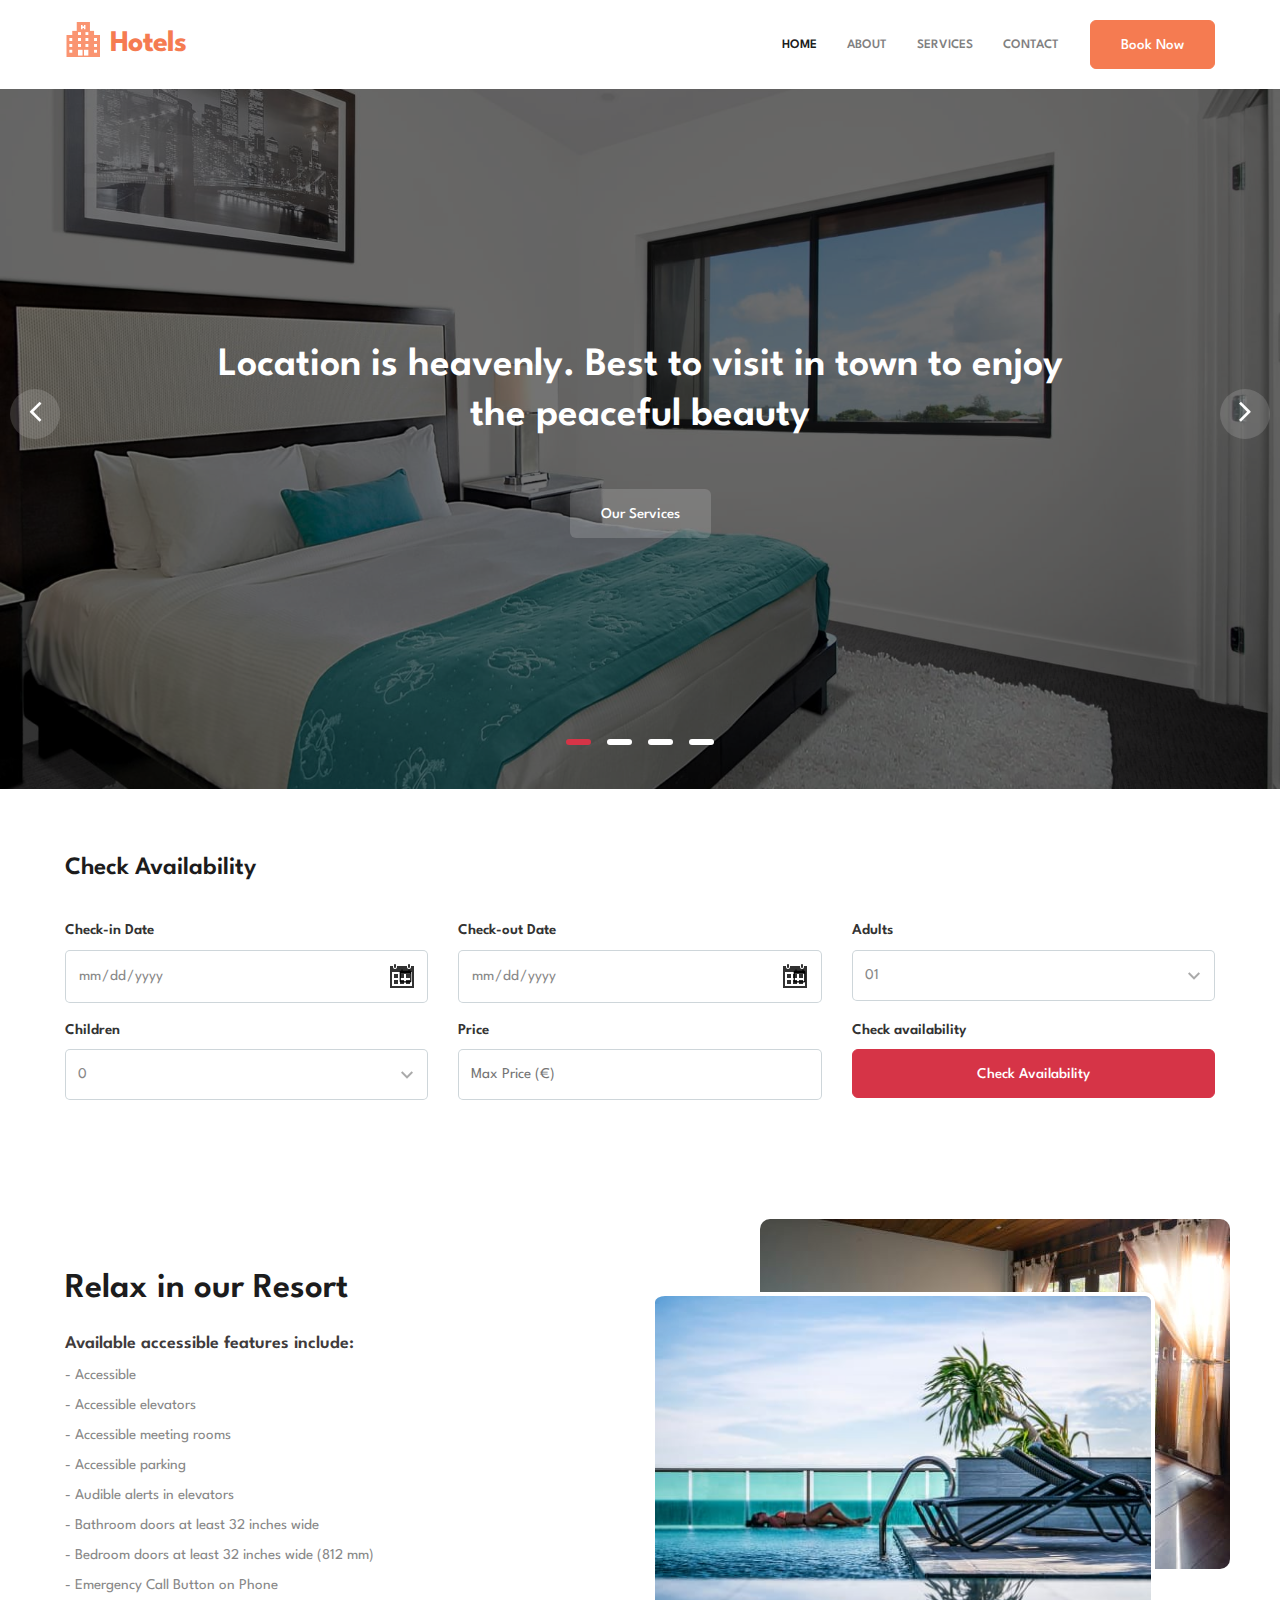
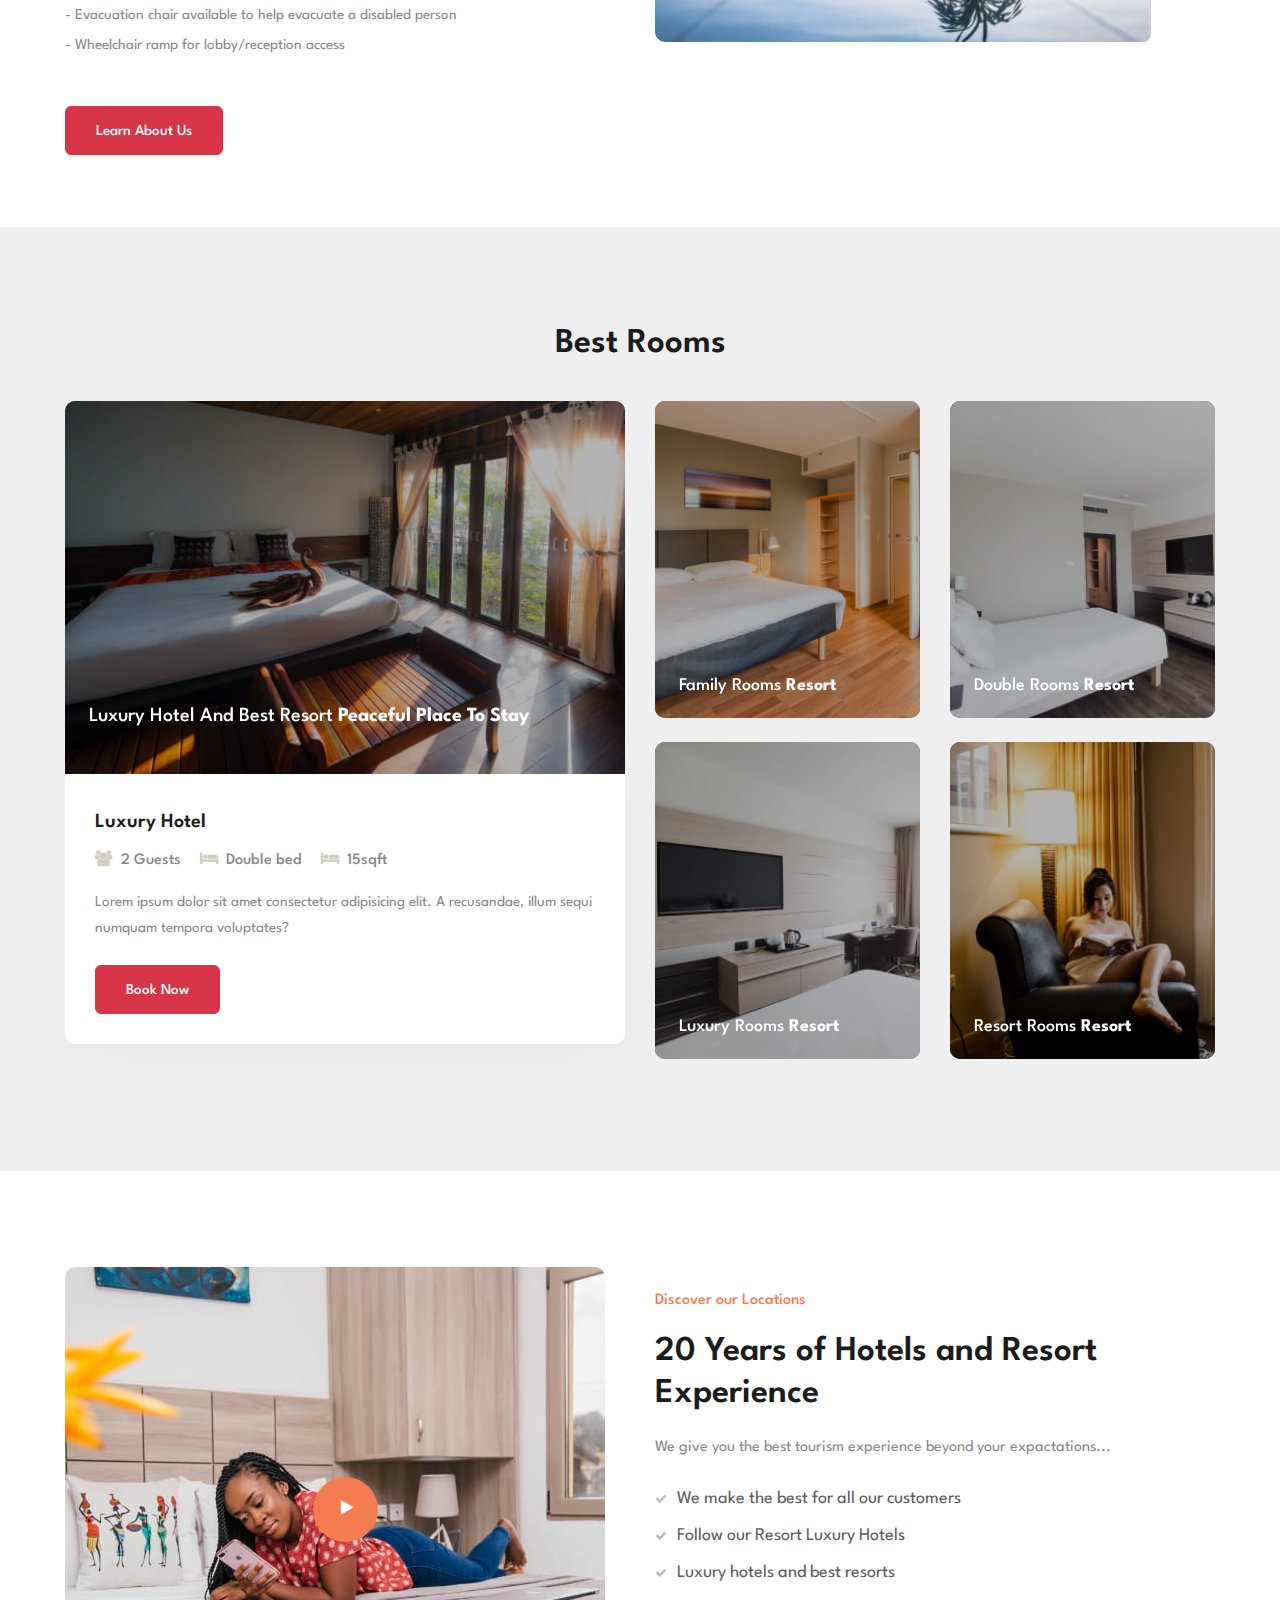
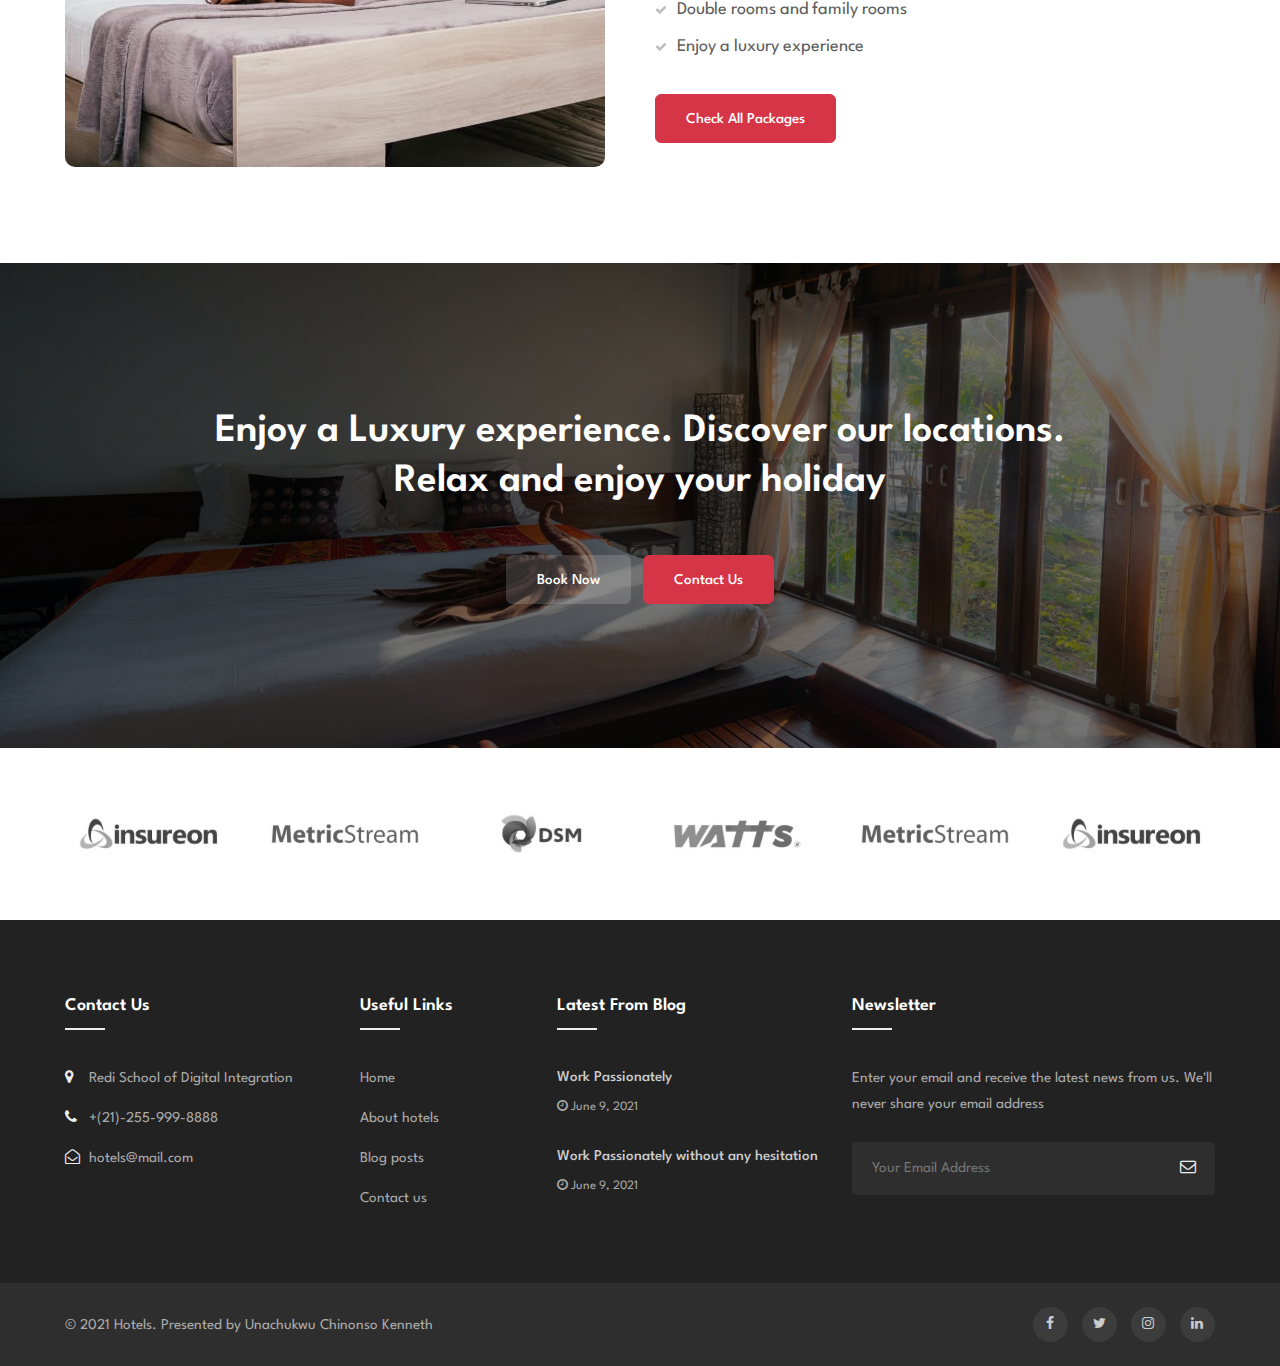
<file: index.html>
<!doctype html>
<html lang="en">
  <head>
    <!-- Required meta tags -->
    <meta charset="utf-8">
    <meta name="viewport" content="width=device-width, initial-scale=1, shrink-to-fit=no">

    <title>..: Home :.. </title>

    <link href="//fonts.googleapis.com/css?family=Spartan:400,500,600,700,900&display=swap" rel="stylesheet">

    <link rel="stylesheet" href="assets/css/style-starter.css">
  </head>
  <body>
<!---header-->

<header class="w3l-header-nav">
	<!--/nav-->
	<nav class="navbar navbar-expand-lg navbar-light fill px-lg-0 py-0 px-3">
		<div class="container">
			<a class="navbar-brand" href="index.html">
				<img src="assets/images/hotels.png" alt="Your logo" style="height:35px;" /> Hotels</a>
			<button class="navbar-toggler" type="button" data-toggle="collapse" data-target="#navbarSupportedContent"
				aria-controls="navbarSupportedContent" aria-expanded="false" aria-label="Toggle navigation">
				<span class="navbar-toggler-icon"></span>
			</button>

			<div class="collapse navbar-collapse" id="navbarSupportedContent">
				<ul class="navbar-nav ml-auto">
					<li class="nav-item active">
						<a class="nav-link" href="index.html">Home</a>
					</li>
					<li class="nav-item @@about__active">
						<a class="nav-link" href="about.html">About</a>
					</li>
					<li class="nav-item @@services__active">
						<a class="nav-link" href="services.html">Services</a>
					</li>
					<li class="nav-item @@contact__active">
						<a class="nav-link" href="contact.html">Contact</a>
					</li>
				</ul>
				<a href="#booking" class="ml-3 book btn btn-secondary btn-style">Book Now</a>
			</div>
		</div>
	</nav>
	<!--//nav-->
</header>
<!--header -->
 <!-- main-slider -->
 <section class="w3l-main-slider" id="home">
     <div class="companies20-content">
         <div class="owl-one owl-carousel owl-theme">
             <div class="item">
                 <li>
                     <div class="slider-info banner-view bg bg2">
                         <div class="banner-info">
                             <div class="container">
                                 <div class="banner-info-bg">
                                     <h5>Location is heavenly. Best to visit in town to enjoy the peaceful beauty
                                     </h5>
                                     <a class="btn btn-style transparent-btn mt-sm-5 mt-4" href="services.html"> Our
                                         Services</a>
                                 </div>
                             </div>
                         </div>
                     </div>
                 </li>
             </div>
             <div class="item">
                 <li>
                     <div class="slider-info  banner-view banner-top1 bg bg2">
                         <div class="banner-info">
                             <div class="container">
                                 <div class="banner-info-bg">
                                     <h5>Our new hotels will play a leading role in prompting the world peace.</h5>
                                     <a class="btn btn-style transparent-btn mt-sm-5 mt-4" href="services.html"> Our
                                         Services</a>
                                 </div>
                             </div>
                         </div>
                     </div>
                 </li>
             </div>
             <div class="item">
                 <li>
                     <div class="slider-info banner-view banner-top2 bg bg2">
                         <div class="banner-info">
                             <div class="container">
                                 <div class="banner-info-bg">
                                     <h5>Most hotels train their people with the booklets. We take ours to the ballet.
                                     </h5>
                                     <a class="btn btn-style transparent-btn mt-sm-5 mt-4" href="services.html"> Our
                                         Services</a>
                                 </div>
                             </div>
                         </div>
                     </div>
                 </li>
             </div>
             <div class="item">
                 <li>
                     <div class="slider-info banner-view banner-top3 bg bg2">
                         <div class="banner-info">
                             <div class="container">
                                 <div class="banner-info-bg">
                                     <h5>Good tourism will follow good hotels. Experience our luxury hotel rooms</h5>
                                     <a class="btn btn-style transparent-btn mt-sm-5 mt-4" href="services.html"> Our
                                         Services</a>
                                 </div>
                             </div>
                         </div>
                     </div>
                 </li>
             </div>
         </div>
     </div>
 </section>
 <!-- /main-slider -->
<section class="w3l-availability-form" id="booking">
    <div class="w3l-availability-form-main py-5">
        <div class="container pt-lg-3 pb-lg-5">
            <div class="forms-top">
                <div class="form-right">
                    <div class="form-inner-cont">
                        <h3 class="title-small">Check Availability</h3>
                        <form action="#" method="post" class="signin-form">
                            <div class="row book-form">
                                <div class="form-input col-md-4 col-sm-6 mt-3">
                                    <label>Check-in Date</label>
                                    <input type="date" name="" placeholder="Date" required="">
                                </div>
                                <div class="form-input col-md-4 col-sm-6 mt-3">
                                    <label>Check-out Date</label>
                                    <input type="date" name="" placeholder="Date" required="">
                                </div>
                                <div class="form-input col-md-4 col-sm-6 mt-3">
                                    <label>Adults</label>
                                    <select class="selectpicker">
                                        <option>01</option>
                                        <option>02</option>
                                        <option>03</option>
                                        <option>04</option>
                                        <option>05</option>
                                    </select>

                                </div>
                                <div class="form-input col-md-4 col-sm-6 mt-3">
                                    <label>Children</label>
                                    <select class="selectpicker">
                                        <option>0</option>
                                        <option>01</option>
                                        <option>02</option>
                                        <option>03</option>
                                        <option>04</option>
                                        <option>05</option>
                                    </select>

                                </div>
                                <div class="form-input col-md-4 col-sm-6 mt-3">
                                    <label>Price </label>
                                    <input type="text" name="" placeholder="Max Price (€)" required />
                                </div>
                                <div class="bottom-btn col-md-4 col-sm-6 mt-3">
                                    <label>Check availability </label>
                                    <button class="btn btn-style btn-primary w-100 px-2">Check Availability</button>
                                </div>
                            </div>
                        </form>
                    </div>
                </div>
            </div>
        </div>
    </div>
</section>
<!-- about -->
<section class="w3l-about py-5">
	<div class="container py-sm-4">
		<div class="row">
			<div class="col-lg-6 about-left mb-md-0 mb-5">
				<h3 class="title-big">Relax in our Resort</h3>
				<h5>Available accessible features include:</h5>
				<p class="mt-1">- Accessible</p>
<p class="mt-1">- Accessible elevators</p>
<p class="mt-1">- Accessible meeting rooms</p>
<p class="mt-1">- Accessible parking</p>
<p class="mt-1">- Audible alerts in elevators</p>
<p class="mt-1">- Bathroom doors at least 32 inches wide</p>
<p class="mt-1">- Bedroom doors at least 32 inches wide (812 mm)</p>
<p class="mt-1">- Emergency Call Button on Phone</p>
<p class="mt-1">- Evacuation chair available to help evacuate a disabled person</p>
<p class="mt-1">- Wheelchair ramp for lobby/reception access</p>
				<a href="about.html" class="btn btn-style btn-primary mt-sm-5 mt-4">Learn About Us</a>
			</div>
			<div class="col-lg-6 about-right position-relative mt-lg-0 mt-5">
				<img src="assets/images/top.jpg" alt="" class="img-fluid img-border mt-4" />
				<img src="assets/images/bottom.jpg" alt="" class="img-fluid position-absolute img-position" />
			</div>
		</div>
	</div>
</section>
<!-- //about -->
<div class="best-rooms py-5">
    <div class="container py-lg-5 py-sm-4">
        <h3 class="title-big text-center">Best Rooms</h3>
        <div class="ban-content-inf row py-lg-3">
            <div class="maghny-gd-1 col-lg-6">
                <div class="maghny-grid">
                    <figure class="effect-lily">
                        <img class="img-fluid" src="assets/images/room1.jpg" alt="">
                        <figcaption class="w3set-hny">
                            <div>
                                <h4 class="top-text">Luxury Hotel and Best Resort
                                    <span>Peaceful Place to stay</span></h4>
                                <p>From €20 </p>
                            </div>
                        </figcaption>
                    </figure>
                    <div class="room-info">
                        <h3 class="room-title"><a href="room-single.html">Luxury Hotel</a></h3>
                        <ul class="mb-3">
                            <li><span class="fa fa-users"></span> 2 Guests</li>
                            <li><span class="fa fa-bed"></span> Double bed</li>
                            <li><span class="fa fa-bed"></span> 15sqft</li>
                        </ul>
                        <p>Lorem ipsum dolor sit amet consectetur adipisicing elit. A recusandae, illum sequi numquam
                            tempora voluptates?</p>
                        <a href="#book" class="btn btn-style btn-primary mt-sm-4 mt-3">Book Now</a>
                    </div>
                </div>
            </div>
            <div class="maghny-gd-1 col-lg-6 mt-lg-0 mt-4">
                <div class="row">
                    <div class="maghny-gd-1 col-6">
                        <div class="maghny-grid">
                            <figure class="effect-lily border-radius">
                                <img class="img-fluid" src="assets/images/room2.jpg" alt="" />
                                <figcaption>
                                    <div>
                                        <h4>Family Rooms <span> Resort</span></h4>
                                        <p>From €20 </p>
                                    </div>

                                </figcaption>
                            </figure>
                        </div>
                    </div>
                    <div class="maghny-gd-1 col-6">
                        <div class="maghny-grid">
                            <figure class="effect-lily border-radius">
                                <img class="img-fluid" src="assets/images/room3.jpg" alt="" />
                                <figcaption>
                                    <div>
                                        <h4>Double Rooms <span> Resort</span></h4>
                                        <p>From €20 </p>
                                    </div>

                                </figcaption>
                            </figure>
                        </div>
                    </div>
                    <div class="maghny-gd-1 col-6 mt-4">
                        <div class="maghny-grid">
                            <figure class="effect-lily border-radius">
                                <img class="img-fluid" src="assets/images/room4.jpg" alt="" />
                                <figcaption>
                                    <div>
                                        <h4>Luxury Rooms <span> Resort</span></h4>
                                        <p>From €20 </p>
                                    </div>

                                </figcaption>
                            </figure>
                        </div>
                    </div>
                    <div class="maghny-gd-1 col-6 mt-4">
                        <div class="maghny-grid">
                            <figure class="effect-lily border-radius">
                                <img class="img-fluid" src="assets/images/room5.jpg" alt="" />
                                <figcaption>
                                    <div>
                                        <h4>Resort Rooms <span> Resort</span></h4>
                                        <p>From €20 </p>
                                    </div>

                                </figcaption>
                            </figure>
                        </div>
                    </div>
                </div>
            </div>
        </div>
    </div>
</div>
<section class="w3l-index3">
    <div class="midd-w3 py-5">
        <div class="container py-lg-5 py-md-3">
            <div class="row">
                <div class="col-lg-6 left-wthree-img text-righ">
                    <div class="position-relative">
                        <img src="assets/images/videobg.jpg" alt="" class="img-fluid" />
                        <a href="#small-dialog" class="popup-with-zoom-anim play-view text-center position-absolute">
                            <span class="video-play-icon">
                                <span class="fa fa-play"></span>
                            </span>
                        </a>
                        <!-- dialog itself, mfp-hide class is required to make dialog hidden -->
                        <div id="small-dialog" class="zoom-anim-dialog mfp-hide">
                            <iframe src="https://player.vimeo.com/video/246941769" allow="autoplay; fullscreen" allowfullscreen=""></iframe>
                        </div>
                    </div>
                </div>
                <div class="col-lg-6 mt-lg-0 mt-5 about-right-faq align-self">
                    <h6>Discover our Locations</h6>
                    <h3 class="title-big">20 Years of Hotels and Resort Experience</h3>
                    <p class="mt-3">We give you the best tourism experience beyond your expactations...</p>
                    <ul class="w3l-right-book mt-4">
                        <li><span class="fa fa-check" aria-hidden="true"></span>We make the best for all our customers</li>
                        <li><span class="fa fa-check" aria-hidden="true"></span>Follow our Resort Luxury Hotels</li>
                        <li><span class="fa fa-check" aria-hidden="true"></span>Luxury hotels and best resorts</li>
                        <li><span class="fa fa-check" aria-hidden="true"></span>Double rooms and family rooms</li>
                        <li><span class="fa fa-check" aria-hidden="true"></span>Enjoy a luxury experience</li>
                    </ul>
                    <a href="about.html" class="btn btn-style btn-primary mt-4">Check all packages</a>
                </div>
            </div>
        </div>
    </div>
</section>
<!-- quotation -->
<div class="quotation py-5">
	<div class="container py-xl-5 py-lg-3">
		<div class="welcome-left text-center py-md-5 py-3">
			<h3>Enjoy a Luxury experience. Discover our locations. Relax and enjoy your holiday</h3>
			<a href="booking.html" class="btn btn-style transparent-btn mt-sm-5 mt-4 mr-2">Book Now</a>
			<a href="contact.html" class="btn btn-style btn-primary mt-sm-5 mt-4">Contact Us</a>
		</div>
	</div>
</div>
<!-- //quotation -->

<section class="w3l-logos py-5">
    <div class="container py-lg-3">
        <div class="row">
            <div class="col-lg-2 col-md-3 col-sm-4 col-6 logo-view">
                <img src="assets/images/logo1.jpg" alt="company-logo" class="img-fluid" />
            </div>
            <div class="col-lg-2 col-md-3 col-sm-4 col-6 logo-view">
                <img src="assets/images/logo2.jpg" alt="company-logo" class="img-fluid" />
            </div>
            <div class="col-lg-2 col-md-3 col-sm-4 col-6 logo-view mt-sm-0 mt-4">
                <img src="assets/images/logo3.jpg" alt="company-logo" class="img-fluid" />
            </div>
            <div class="col-lg-2 col-md-3 col-sm-4 col-6 logo-view mt-md-0 mt-4">
                <img src="assets/images/logo4.jpg" alt="company-logo" class="img-fluid" />
            </div>
            <div class="col-lg-2 col-md-3 col-sm-4 col-6 logo-view mt-lg-0 mt-4">
                <img src="assets/images/logo2.jpg" alt="company-logo" class="img-fluid" />
            </div>
            <div class="col-lg-2 col-md-3 col-sm-4 col-6 logo-view mt-lg-0 mt-4">
                <img src="assets/images/logo1.jpg" alt="company-logo" class="img-fluid" />
            </div>
        </div>
    </div>
</section>
<section class="w3l-footer-29-main">
  <div class="footer-29 py-5">
    <div class="container py-lg-4">
      <div class="row footer-top-29">
        <div class="col-lg-3 col-md-6 col-sm-8 footer-list-29 footer-1">
          <h6 class="footer-title-29">Contact Us</h6>
          <ul>
            <li>
              <p><span class="fa fa-map-marker"></span> Redi School of Digital Integration</p>
            </li>
            <li><a href="tel:+7-800-999-800"><span class="fa fa-phone"></span> +(21)-255-999-8888</a></li>
            <li><a href="mailto:hotels@mail.com" class="mail"><span class="fa fa-envelope-open-o"></span>
                hotels@mail.com</a></li>
          </ul>
        </div>
        <div class="col-lg-2 col-md-6 col-sm-4 footer-list-29 footer-2 mt-sm-0 mt-5">

          <ul>
            <h6 class="footer-title-29">Useful Links</h6>
            <li><a href="index.html">Home</a></li>
            <li><a href="about.html">About hotels</a></li>
            <li><a href="#blogposts"> Blog posts</a></li>
            <li><a href="contact.html">Contact us</a></li>
          </ul>
        </div>
        <div class="col-lg-3 col-md-6 col-sm-5 footer-list-29 footer-3 mt-lg-0 mt-5">
            <h6 class="footer-title-29">Latest from blog</h6>
            <div class="footer-post mb-4">
              <a href="#url">Work Passionately</a>
              <p class="small"><span class="fa fa-clock-o"></span> June 9, 2021</p>
            </div>
            <div class="footer-post">
              <a href="#url">Work Passionately without any hesitation</a>
              <p class="small"><span class="fa fa-clock-o"></span> June 9, 2021</p>
            </div>
            
        </div>
        <div class="col-lg-4 col-md-6 col-sm-7 footer-list-29 footer-4 mt-lg-0 mt-5">
          <h6 class="footer-title-29">Newsletter </h6>
          <p>Enter your email and receive the latest news from us.
           We'll never share your email address</p>

          <form action="#" class="subscribe" method="post">
            <input type="email" name="email" placeholder="Your Email Address" required="">
            <button><span class="fa fa-envelope-o"></span></button>
          </form>
        </div>
      </div>
    </div>
  </div>
</section>

<section class="w3l-footer-29-main w3l-copyright">
  <div class="container">
    <div class="row bottom-copies">
      <p class="col-lg-8 copy-footer-29">© 2021 Hotels. Presented by Unachukwu Chinonso Kenneth</p>

      <div class="col-lg-4 main-social-footer-29">
        <a href="#facebook" class="facebook"><span class="fa fa-facebook"></span></a>
        <a href="#twitter" class="twitter"><span class="fa fa-twitter"></span></a>
        <a href="#instagram" class="instagram"><span class="fa fa-instagram"></span></a>
        <a href="#linkedin" class="linkedin"><span class="fa fa-linkedin"></span></a>
      </div>

    </div>
  </div>

 <!-- move top -->
 <button onclick="topFunction()" id="movetop" title="Go to top">
  &#10548;
</button>
<script>
  // When the user scrolls down 20px from the top of the document, show the button
  window.onscroll = function () {
    scrollFunction()
  };

  function scrollFunction() {
    if (document.body.scrollTop > 20 || document.documentElement.scrollTop > 20) {
      document.getElementById("movetop").style.display = "block";
    } else {
      document.getElementById("movetop").style.display = "none";
    }
  }

  // When the user clicks on the button, scroll to the top of the document
  function topFunction() {
    document.body.scrollTop = 0;
    document.documentElement.scrollTop = 0;
  }
</script>
<!-- /move top -->
</section>

<!-- Template JavaScript -->
<script src="assets/js/jquery-3.3.1.min.js"></script>

<script src="assets/js/owl.carousel.js"></script>
<!-- script for banner slider-->
<script>
  $(document).ready(function () {
    $('.owl-one').owlCarousel({
      loop: true,
      margin: 0,
      nav: false,
      responsiveClass: true,
      autoplay: false,
      autoplayTimeout: 5000,
      autoplaySpeed: 1000,
      autoplayHoverPause: false,
      responsive: {
        0: {
          items: 1,
          nav: false
        },
        480: {
          items: 1,
          nav: false
        },
        667: {
          items: 1,
          nav: true
        },
        1000: {
          items: 1,
          nav: true
        }
      }
    })
  })
</script>
<!-- //script -->

<!-- script for owlcarousel -->
<script>
  $(document).ready(function () {
    $('.owl-testimonial').owlCarousel({
      loop: true,
      margin: 0,
      nav: true,
      responsiveClass: true,
      autoplay: false,
      autoplayTimeout: 5000,
      autoplaySpeed: 1000,
      autoplayHoverPause: false,
      responsive: {
        0: {
          items: 1,
          nav: false
        },
        480: {
          items: 1,
          nav: false
        },
        667: {
          items: 1,
          nav: true
        },
        1000: {
          items: 1,
          nav: true
        }
      }
    })
  })
</script>
<!-- //script for owlcarousel -->
<script src="assets/js/jquery.magnific-popup.min.js"></script>
<script>
  $(document).ready(function () {
    $('.popup-with-zoom-anim').magnificPopup({
      type: 'inline',

      fixedContentPos: false,
      fixedBgPos: true,

      overflowY: 'auto',

      closeBtnInside: true,
      preloader: false,

      midClick: true,
      removalDelay: 300,
      mainClass: 'my-mfp-zoom-in'
    });

    $('.popup-with-move-anim').magnificPopup({
      type: 'inline',

      fixedContentPos: false,
      fixedBgPos: true,

      overflowY: 'auto',

      closeBtnInside: true,
      preloader: false,

      midClick: true,
      removalDelay: 300,
      mainClass: 'my-mfp-slide-bottom'
    });
  });
</script>


<!-- disable body scroll which navbar is in active -->
<script>
$(function () {
  $('.navbar-toggler').click(function () {
    $('body').toggleClass('noscroll');
  })
});
</script>
<!-- disable body scroll which navbar is in active -->

<script src="assets/js/bootstrap.min.js"></script>

</body>

</html>
</file>
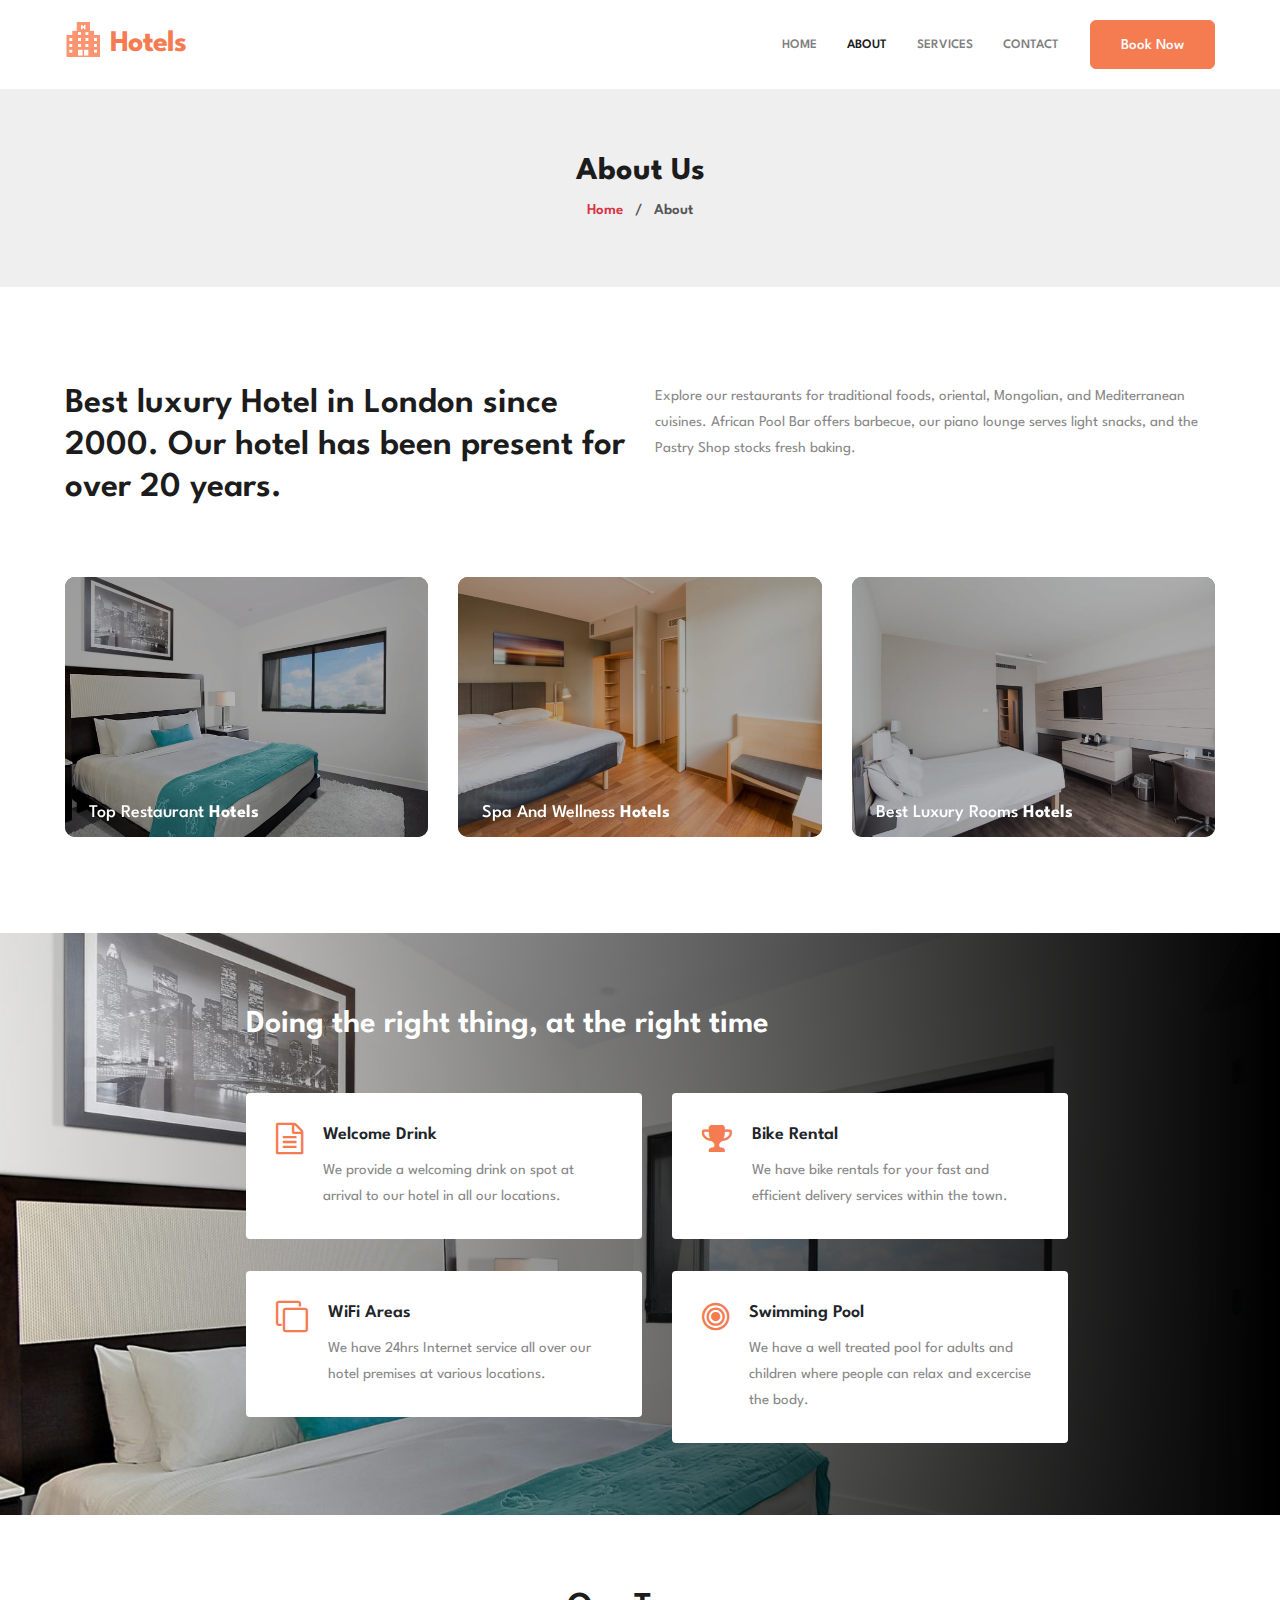
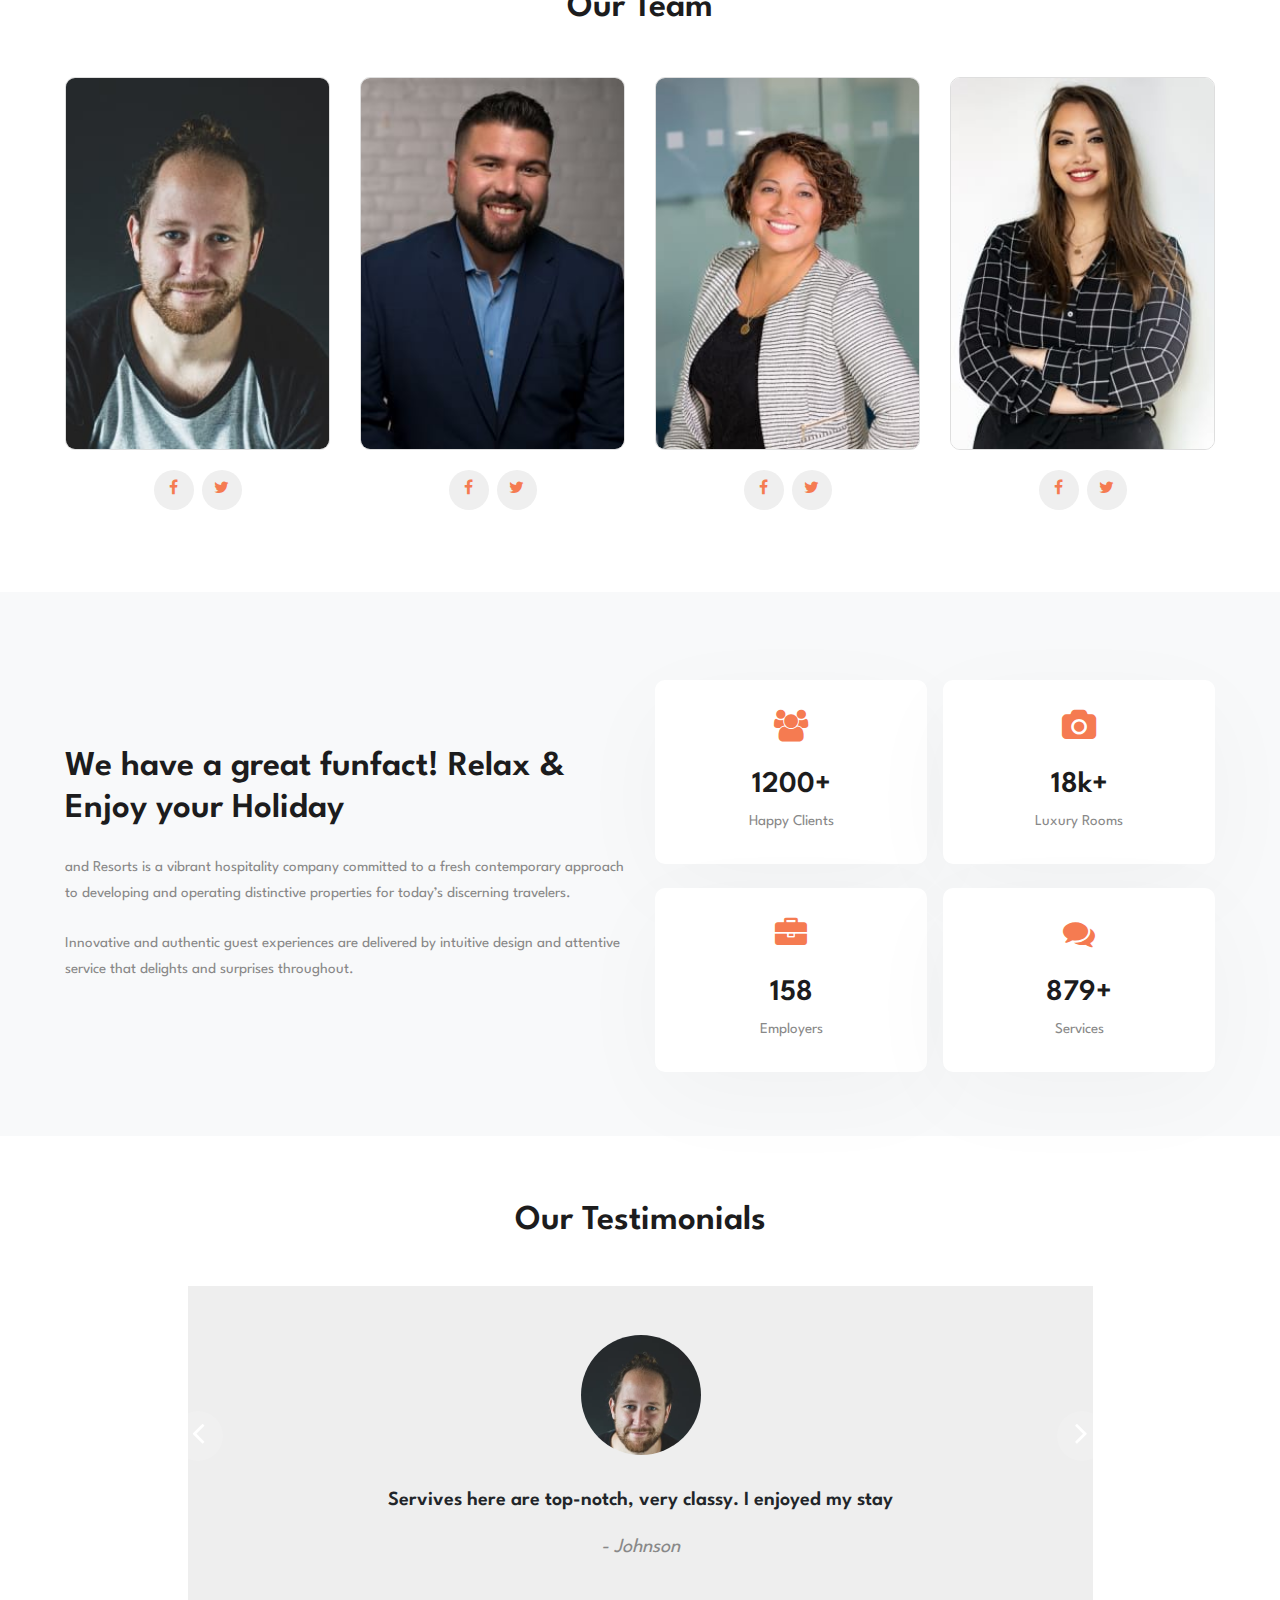
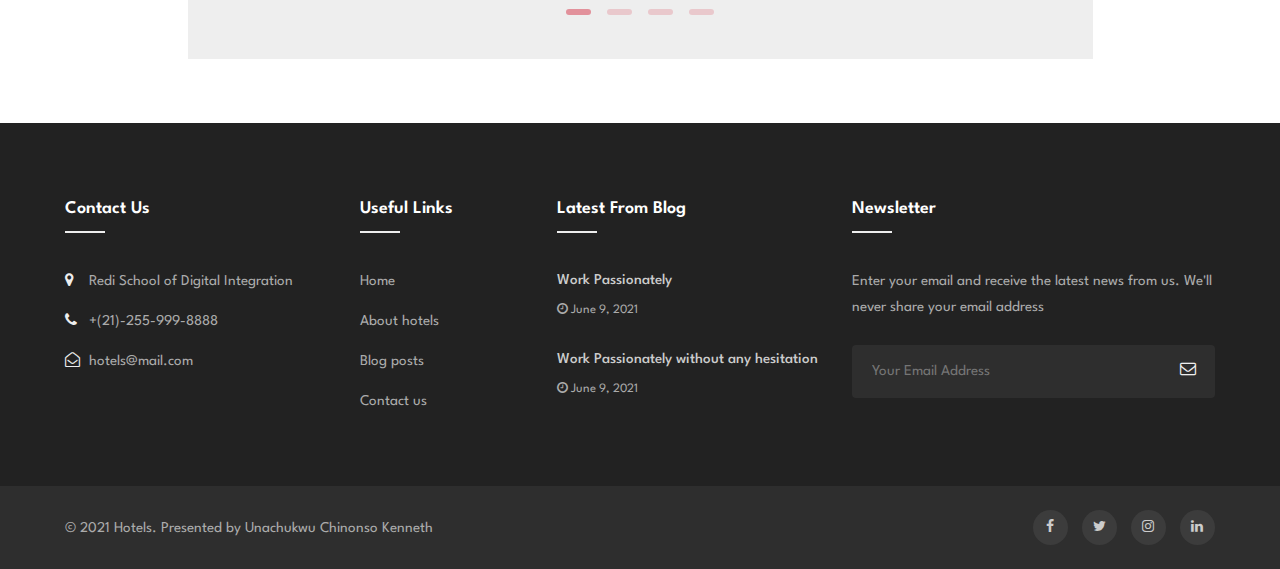
<file: about.html>
<!doctype html>
<html lang="en">
  <head>
    <!-- Required meta tags -->
    <meta charset="utf-8">
    <meta name="viewport" content="width=device-width, initial-scale=1, shrink-to-fit=no">

    <title>..: About :..</title>

    <link href="//fonts.googleapis.com/css?family=Spartan:400,500,600,700,900&display=swap" rel="stylesheet">

    <!-- Template CSS -->
    <link rel="stylesheet" href="assets/css/style-starter.css">
  </head>
  <body>
<!--header-->

<header class="w3l-header-nav">
	<!--/nav-->
	<nav class="navbar navbar-expand-lg navbar-light fill px-lg-0 py-0 px-3">
		<div class="container">
			<a class="navbar-brand" href="index.html">
				<img src="assets/images/hotels.png" alt="Your logo" style="height:35px;" /> Hotels</a>
			<button class="navbar-toggler" type="button" data-toggle="collapse" data-target="#navbarSupportedContent"
				aria-controls="navbarSupportedContent" aria-expanded="false" aria-label="Toggle navigation">
				<span class="navbar-toggler-icon"></span>
			</button>

			<div class="collapse navbar-collapse" id="navbarSupportedContent">
				<ul class="navbar-nav ml-auto">
					<li class="nav-item @@home__active">
						<a class="nav-link" href="index.html">Home</a>
					</li>
					<li class="nav-item active">
						<a class="nav-link" href="about.html">About</a>
					</li>
					<li class="nav-item @@services__active">
						<a class="nav-link" href="services.html">Services</a>
					</li>
					<li class="nav-item @@contact__active">
						<a class="nav-link" href="contact.html">Contact</a>
					</li>
				</ul>
				<a href="index.html #booking" class="ml-3 book btn btn-secondary btn-style">Book Now</a>
			</div>
		</div>
	</nav>
	<!--//nav-->
</header>
<!--header -->
<section class="w3l-breadcrumb">
    <div class="breadcrum-bg py-sm-5 py-4">
        <div class="container py-lg-3">

            <h2>About Us</h2>
            <p><a href="index.html">Home</a> &nbsp; / &nbsp; About</p>

        </div>
    </div>
</section>
<div class="w3l-about-us best-rooms py-5">
    <div class="container py-lg-5 py-sm-4">
        <div class="maghny-gd-1">
            <div class="row about-text">
                <div class="col-lg-6">
                    <h3 class="title-big">Best luxury Hotel in London since 2000. Our hotel has been present for over 20
                        years.</h3>
                </div>
                <div class="col-lg-6">
                    <p>Explore our restaurants for traditional foods, oriental, Mongolian, and Mediterranean cuisines. African Pool Bar offers barbecue, our piano lounge serves light snacks, and the Pastry Shop stocks fresh baking.</p>
                   
                </div>
            </div>
            <div class="row mt-5">
                <div class="maghny-gd-1 col-lg-4 col-md-6">
                    <div class="maghny-grid">
                        <figure class="effect-lily border-radius">
                            <img class="img-fluid" src="assets/images/about1.jpg">
                            <figcaption class="w3set-hny">
                                <div>
                                    <h4>Top Restaurant <span> Hotels</span></h4>
                                    <p>Breakfast and Dinner</p>
                                </div>

                            </figcaption>
                        </figure>
                    </div>
                </div>
                <div class="maghny-gd-1 col-lg-4 col-md-6 mt-md-0 mt-4">
                    <div class="maghny-grid">
                        <figure class="effect-lily border-radius">
                            <img class="img-fluid" src="assets/images/about2.jpg">
                            <figcaption class="w3set-hny">
                                <div>
                                    <h4>Spa and Wellness <span> Hotels</span></h4>
                                    <p>Open Daily </p>
                                </div>

                            </figcaption>
                        </figure>
                    </div>
                </div>
                <div class="maghny-gd-1 col-lg-4 col-md-6 mt-lg-0 mt-4">
                    <div class="maghny-grid">
                        <figure class="effect-lily border-radius">
                            <img class="img-fluid" src="assets/images/about3.jpg">
                            <figcaption class="w3set-hny">
                                <div>
                                    <h4>Best Luxury Rooms <span> Hotels</span></h4>
                                    <p>Cool view </p>
                                </div>

                            </figcaption>
                        </figure>
                    </div>
                </div>
            </div>
        </div>
    </div>
</div>
<section class="w3-about-2" id="features">
    <div class="w3-services-ab py-5">
        <div class="container py-lg-4 py-md-3">
            <div class="title-section">

                <div class="title-line">
                </div>
            </div>
            <div class="row w3-services-grids">
                <div class="col-lg-9 w3-services-right-grid pl-lg-5 mx-auto">
                    <h4 class="mb-md-5 mb-4">Doing the right thing, at the right time</h4>
                    <div class="fea-gd-vv row">
                        <div class="col-md-6">
                            <div class="float-lt feature-gd">
                                <div class="icon"> <span class="fa fa-file-text-o" aria-hidden="true"></span></div>
                                <div class="icon-info">
                                    <h5>Welcome Drink</h5>
                                    <p> We provide a welcoming drink on spot at arrival to our hotel in all our locations. </p>

                                </div>
                            </div>
                        </div>
                        <div class="col-md-6 mt-md-0 mt-4">
                            <div class="float-mid feature-gd">
                                <div class="icon"> <span class="fa fa-trophy" aria-hidden="true"></span></div>
                                <div class="icon-info">
                                    <h5>Bike Rental</h5>
                                    <p> We have bike rentals for your fast and efficient delivery services within the town.</p>
                                </div>
                            </div>
                        </div>
                        <div class="col-md-6 mt-4 pt-md-2">
                            <div class="float-rt feature-gd">
                                <div class="icon"> <span class="fa fa-clone" aria-hidden="true"></span></div>
                                <div class="icon-info">
                                    <h5>WiFi Areas</h5>
                                    <p> We have 24hrs Internet service all over our hotel premises at various locations. </p>
                                </div>
                            </div>
                        </div>
                        <div class="col-md-6 mt-4 pt-md-2">
                            <div class="float-lt feature-gd">
                                <div class="icon"> <span class="fa fa-bullseye" aria-hidden="true"></span></div>
                                <div class="icon-info">
                                    <h5>Swimming Pool</h5>
                                    <p> We have a well treated pool for adults and children where people can relax and excercise the body. </p>

                                </div>
                            </div>
                        </div>

                    </div>
                </div>
            </div>
        </div>
    </div>
</section>
<!-- team -->
<section class="team py-5" id="team">
	<div class="container py-lg-4 py-sm-3">
        <h3 class="title-big text-center mb-md-5 mb-4">Our Team</h3>
		<div class="row inner-sec-w3layouts-w3pvt-lauinfo">
			<div class="col-md-3 col-6">
				<div class="team-grids text-center">
					<img src="assets/images/team1.jpg" class="img-fluid" alt="">
					<div class="team-info">
						<div class="caption">
							<h4>Unachukwu Kenneth</h4>
							<h6>Founder and CEO</h6>
						</div>
					</div>
				</div>
				<div class="social-icons-section text-center">
					<a class="fac" href="#url">
						<i class="fa fa-facebook"></i>
					</a>
					<a class="twitter" href="#url">
						<i class="fa fa-twitter"></i>
					</a>
				</div>
			</div>
			<div class="col-md-3 col-6">
				<div class="team-grids text-center">
					<img src="assets/images/team2.jpg" class="img-fluid" alt="">
					<div class="team-info">
						<div class="caption">
							<h4>Lateef</h4>
							<h6>Partner & Co-founder</h6>
						</div>
					</div>
				</div>
				<div class="social-icons-section text-center">
					<a class="fac" href="#url">
						<i class="fa fa-facebook"></i>
					</a>
					<a class="twitter" href="#url">
						<i class="fa fa-twitter"></i>
					</a>
				</div>
			</div>
			<div class="col-md-3 col-6 mt-md-0 mt-4">
				<div class="team-grids text-center">
					<img src="assets/images/team3.jpg" class="img-fluid" alt="">
					<div class="team-info">
						<div class="caption">
							<h4>Martin ker </h4>
							<h6>Director</h6>
						</div>
					</div>
				</div>
				<div class="social-icons-section text-center">
					<a class="fac" href="#url">
						<i class="fa fa-facebook"></i>
					</a>
					<a class="twitter" href="#url">
						<i class="fa fa-twitter"></i>
					</a>
				</div>
			</div>
			<div class="col-md-3 col-6 mt-md-0 mt-4">
				<div class="team-grids text-center">
					<img src="assets/images/team4.jpg" class="img-fluid" alt="">
					<div class="team-info">
						<div class="caption">
							<h4>Elizabeth </h4>
							<h6>Manager</h6>
						</div>
					</div>
				</div>
				<div class="social-icons-section text-center">
					<a class="fac" href="#url">
						<i class="fa fa-facebook"></i>
					</a>
					<a class="twitter" href="#url">
						<i class="fa fa-twitter"></i>
					</a>
				</div>
			</div>
		</div>
	</div>
</section>
<!-- team -->
<section class="w3l-stats">
    <div class="main-w3 py-5">
        <div class="container py-lg-3">
            <div class="row align-items-center">
                <div class="col-lg-6 title">
                    <h3 class="title-big">We have a great funfact! Relax & Enjoy your Holiday</h3>
                    <p class="mt-4">and Resorts is a vibrant hospitality company committed to a fresh contemporary approach to developing and operating distinctive properties for today’s discerning travelers.
</p>
<p class="mt-4"> Innovative and authentic guest experiences are delivered by intuitive design and attentive service that delights and surprises throughout.</p>
                </div>
                <div class="col-lg-6 main-cont-wthree-fea text-center">
                    <div class="row">
                        <div class="col-6 pr-2 mt-4">
                            <div class="grids-speci1">
                                <span class="fa fa-users"></span>
                                <h3 class="title-spe">1200+</h3>
                                <p>Happy Clients</p>
                            </div>
                        </div>
                        <div class="col-6 pl-2 mt-4">
                            <div class="grids-speci1">
                                <span class="fa fa-camera"></span>
                                <h3 class="title-spe">18k+</h3>
                                <p>Luxury Rooms</p>
                            </div>
                        </div>
                        <div class="col-6 pr-2 mt-4">
                            <div class="grids-speci1">
                                <span class="fa fa-briefcase"></span>
                                <h3 class="title-spe">158</h3>
                                <p>Employers</p>
                            </div>
                        </div>
                        <div class="col-6 pl-2 mt-4">
                            <div class="grids-speci1">
                                <span class="fa fa-comments"></span>
                                <h3 class="title-spe">879+</h3>
                                <p>Services</p>
                            </div>
                        </div>
                    </div>
                </div>
            </div>

        </div>
    </div>
</section>
<section class="w3l-testimonials">
    <!-- main-slider -->
    <div class="testimonials py-5">
        <div class="container text-center py-lg-3">
            <div class="heading text-center mx-auto">
                <h3 class="title-big text-center">Our Testimonials</h3>
            </div>
            <div class="row">
                <div class="col-lg-10 mx-auto">
                    <div class="owl-testimonial owl-carousel owl-theme">
                        <div class="item">
                            <div class="slider-info mt-lg-4 mt-3">
                                <div class="img-circle">
                                    <img src="assets/images/team1.jpg" class="img-fluid rounded" alt="client image">
                                </div>
                                <div class="message">Servives here are top-notch, very classy. I enjoyed my stay</div>
                                <div class="name">- Johnson</div>
                            </div>
                        </div>
                        <div class="item">
                            <div class="slider-info mt-lg-4 mt-3">
                                <div class="img-circle">
                                    <img src="assets/images/team2.jpg" class="img-fluid rounded" alt="client image">
                                </div>
                                <div class="message">Very nice place to be......Good to be here.</div>
                                <div class="name">- Alexander</div>
                            </div>
                        </div>
                        <div class="item">
                            <div class="slider-info mt-lg-4 mt-3">
                                <div class="img-circle">
                                    <img src="assets/images/team3.jpg" class="img-fluid rounded" alt="client image">
                                </div>
                                <div class="message">I will always come down here whenever i visit again. Great services</div>
                                <div class="name">- Smith roy</div>
                            </div>
                        </div>
                        <div class="item">
                            <div class="slider-info mt-lg-4 mt-3">
                                <div class="img-circle">
                                    <img src="assets/images/team4.jpg" class="img-fluid rounded" alt="client image">
                                </div>
                                <div class="message">Amazing meals and services.....really enjoyed my stay here. Keep it up guys!</div>
                                <div class="name">- Elizabeth</div>
                            </div>
                        </div>
                    </div>
                </div>
            </div>
        </div>
    </div>
    <!-- /main-slider -->
</section>
<section class="w3l-footer-29-main">
  <div class="footer-29 py-5">
    <div class="container py-lg-4">
      <div class="row footer-top-29">
        <div class="col-lg-3 col-md-6 col-sm-8 footer-list-29 footer-1">
          <h6 class="footer-title-29">Contact Us</h6>
          <ul>
            <li>
              <p><span class="fa fa-map-marker"></span> Redi School of Digital Integration</p>
            </li>
            <li><a href="tel:+7-800-999-800"><span class="fa fa-phone"></span> +(21)-255-999-8888</a></li>
            <li><a href="mailto:hotels@mail.com" class="mail"><span class="fa fa-envelope-open-o"></span>
                hotels@mail.com</a></li>
          </ul>
        </div>
        <div class="col-lg-2 col-md-6 col-sm-4 footer-list-29 footer-2 mt-sm-0 mt-5">

          <ul>
            <h6 class="footer-title-29">Useful Links</h6>
            <li><a href="index.html">Home</a></li>
            <li><a href="about.html">About hotels</a></li>
            <li><a href="#blogposts"> Blog posts</a></li>
            <li><a href="contact.html">Contact us</a></li>
          </ul>
        </div>
        <div class="col-lg-3 col-md-6 col-sm-5 footer-list-29 footer-3 mt-lg-0 mt-5">
            <h6 class="footer-title-29">Latest from blog</h6>
            <div class="footer-post mb-4">
              <a href="#url">Work Passionately</a>
              <p class="small"><span class="fa fa-clock-o"></span> June 9, 2021</p>
            </div>
            <div class="footer-post">
              <a href="#url">Work Passionately without any hesitation</a>
              <p class="small"><span class="fa fa-clock-o"></span> June 9, 2021</p>
            </div>
            
        </div>
        <div class="col-lg-4 col-md-6 col-sm-7 footer-list-29 footer-4 mt-lg-0 mt-5">
          <h6 class="footer-title-29">Newsletter </h6>
          <p>Enter your email and receive the latest news from us.
           We'll never share your email address</p>

          <form action="#" class="subscribe" method="post">
            <input type="email" name="email" placeholder="Your Email Address" required="">
            <button><span class="fa fa-envelope-o"></span></button>
          </form>
        </div>
      </div>
    </div>
  </div>
</section>

<section class="w3l-footer-29-main w3l-copyright">
  <div class="container">
    <div class="row bottom-copies">
      <p class="col-lg-8 copy-footer-29">© 2021 Hotels. Presented by Unachukwu Chinonso Kenneth</p>

      <div class="col-lg-4 main-social-footer-29">
        <a href="#facebook" class="facebook"><span class="fa fa-facebook"></span></a>
        <a href="#twitter" class="twitter"><span class="fa fa-twitter"></span></a>
        <a href="#instagram" class="instagram"><span class="fa fa-instagram"></span></a>
        <a href="#linkedin" class="linkedin"><span class="fa fa-linkedin"></span></a>
      </div>

    </div>
  </div>

 <!-- move top -->
 <button onclick="topFunction()" id="movetop" title="Go to top">
  &#10548;
</button>
<script>
  // When the user scrolls down 20px from the top of the document, show the button
  window.onscroll = function () {
    scrollFunction()
  };

  function scrollFunction() {
    if (document.body.scrollTop > 20 || document.documentElement.scrollTop > 20) {
      document.getElementById("movetop").style.display = "block";
    } else {
      document.getElementById("movetop").style.display = "none";
    }
  }

  // When the user clicks on the button, scroll to the top of the document
  function topFunction() {
    document.body.scrollTop = 0;
    document.documentElement.scrollTop = 0;
  }
</script>
<!-- /move top -->
</section>

<!-- Template JavaScript -->
<script src="assets/js/jquery-3.3.1.min.js"></script>

<script src="assets/js/owl.carousel.js"></script>
<!-- script for banner slider-->
<script>
  $(document).ready(function () {
    $('.owl-one').owlCarousel({
      loop: true,
      margin: 0,
      nav: false,
      responsiveClass: true,
      autoplay: false,
      autoplayTimeout: 5000,
      autoplaySpeed: 1000,
      autoplayHoverPause: false,
      responsive: {
        0: {
          items: 1,
          nav: false
        },
        480: {
          items: 1,
          nav: false
        },
        667: {
          items: 1,
          nav: true
        },
        1000: {
          items: 1,
          nav: true
        }
      }
    })
  })
</script>
<!-- //script -->

<!-- script for owlcarousel -->
<script>
  $(document).ready(function () {
    $('.owl-testimonial').owlCarousel({
      loop: true,
      margin: 0,
      nav: true,
      responsiveClass: true,
      autoplay: false,
      autoplayTimeout: 5000,
      autoplaySpeed: 1000,
      autoplayHoverPause: false,
      responsive: {
        0: {
          items: 1,
          nav: false
        },
        480: {
          items: 1,
          nav: false
        },
        667: {
          items: 1,
          nav: true
        },
        1000: {
          items: 1,
          nav: true
        }
      }
    })
  })
</script>
<!-- //script for owlcarousel -->
<script src="assets/js/jquery.magnific-popup.min.js"></script>
<script>
  $(document).ready(function () {
    $('.popup-with-zoom-anim').magnificPopup({
      type: 'inline',

      fixedContentPos: false,
      fixedBgPos: true,

      overflowY: 'auto',

      closeBtnInside: true,
      preloader: false,

      midClick: true,
      removalDelay: 300,
      mainClass: 'my-mfp-zoom-in'
    });

    $('.popup-with-move-anim').magnificPopup({
      type: 'inline',

      fixedContentPos: false,
      fixedBgPos: true,

      overflowY: 'auto',

      closeBtnInside: true,
      preloader: false,

      midClick: true,
      removalDelay: 300,
      mainClass: 'my-mfp-slide-bottom'
    });
  });
</script>


<!-- disable body scroll which navbar is in active -->
<script>
$(function () {
  $('.navbar-toggler').click(function () {
    $('body').toggleClass('noscroll');
  })
});
</script>
<!-- disable body scroll which navbar is in active -->

<script src="assets/js/bootstrap.min.js"></script>

</body>

</html>
</file>
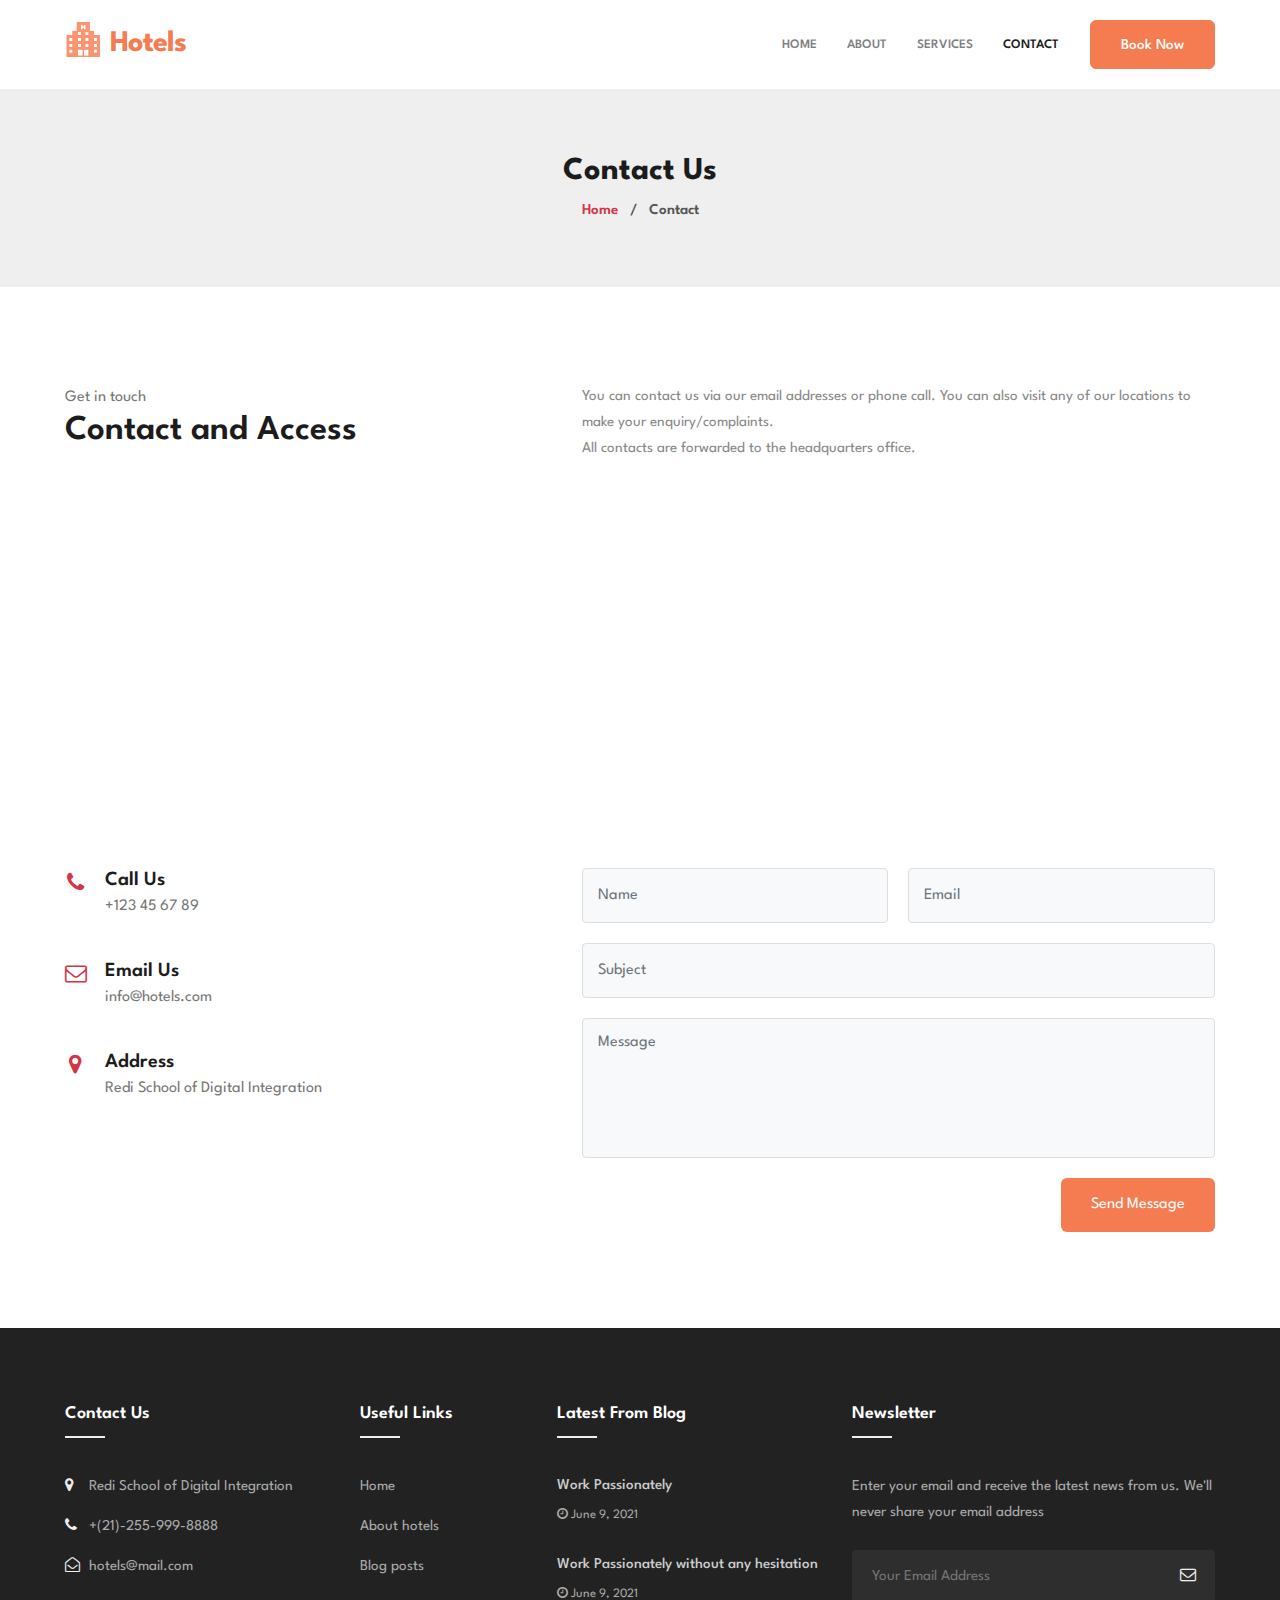
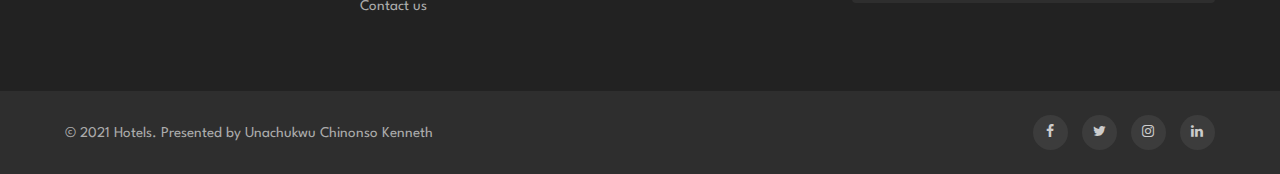
<file: contact.html>
<!doctype html>
<html lang="en">
  <head>
    <!-- Required meta tags -->
    <meta charset="utf-8">
    <meta name="viewport" content="width=device-width, initial-scale=1, shrink-to-fit=no">

    <title>..: Contact :..</title>

    <link href="//fonts.googleapis.com/css?family=Spartan:400,500,600,700,900&display=swap" rel="stylesheet">

    <!-- Template CSS -->
    <link rel="stylesheet" href="assets/css/style-starter.css">
  </head>
  <body>
<!--header-->

<header class="w3l-header-nav">
	<!--/nav-->
	<nav class="navbar navbar-expand-lg navbar-light fill px-lg-0 py-0 px-3">
		<div class="container">
			<a class="navbar-brand" href="index.html">
				<img src="assets/images/hotels.png" alt="Your logo" style="height:35px;" /> Hotels</a>
			<button class="navbar-toggler" type="button" data-toggle="collapse" data-target="#navbarSupportedContent"
				aria-controls="navbarSupportedContent" aria-expanded="false" aria-label="Toggle navigation">
				<span class="navbar-toggler-icon"></span>
			</button>

			<div class="collapse navbar-collapse" id="navbarSupportedContent">
				<ul class="navbar-nav ml-auto">
					<li class="nav-item @@home__active">
						<a class="nav-link" href="index.html">Home</a>
					</li>
					<li class="nav-item @@about__active">
						<a class="nav-link" href="about.html">About</a>
					</li>
					<li class="nav-item @@services__active">
						<a class="nav-link" href="services.html">Services</a>
					</li>
					<li class="nav-item active">
						<a class="nav-link" href="contact.html">Contact</a>
					</li>
				</ul>
				<a href="index.html #booking" class="ml-3 book btn btn-secondary btn-style">Book Now</a>
			</div>
		</div>
	</nav>
	<!--//nav-->
</header>
<!--header -->
<section class="w3l-breadcrumb">
    <div class="breadcrum-bg py-sm-5 py-4">
        <div class="container py-lg-3">
            <h2>Contact Us</h2>
            <p><a href="index.html">Home</a> &nbsp; / &nbsp; Contact</p>

        </div>
    </div>
</section>
<!-- contact1 -->
<section class="w3l-contact-1 py-5">
    <div class="contacts-9 py-lg-5 py-sm-4">
        <div class="container">
            <div class="d-grid contact-view">
                <div class="cont-details">
                    <p>Get in touch</p>
                    <h3 class="title-big">Contact and Access</h3>
                </div>
                <div class="map-content-9">
                    <p>You can contact us via our email addresses or phone call. You can also visit any of our locations to make your enquiry/complaints.</p>
                    <p>All contacts are forwarded to the headquarters office.</p>
                </div>
            </div>
            <div class="map-iframe my-5">
                <iframe
                    src="https://www.google.com/maps/embed?pb=!1m18!1m12!1m3!1d317718.69319292053!2d-0.3817765050863085!3d51.528307984912544!2m3!1f0!2f0!3f0!3m2!1i1024!2i768!4f13.1!3m3!1m2!1s0x47d8a00baf21de75%3A0x52963a5addd52a99!2sLondon%2C+UK!5e0!3m2!1sen!2spl!4v1562654563739!5m2!1sen!2spl"
                    width="100%" height="300" frameborder="0" style="border: 0px; pointer-events: none;"
                    allowfullscreen=""></iframe>
            </div>
            <div class="d-grid contact-view">
                <div class="cont-details">
                    <div class="cont-top">
                        <div class="cont-left text-center">
                            <span class="fa fa-phone text-primary"></span>
                        </div>
                        <div class="cont-right">
                            <h6>Call Us</h6>
                            <p><a href="tel:+44 99 555 42">+123 45 67 89</a></p>
                        </div>
                    </div>
                    <div class="cont-top margin-up">
                        <div class="cont-left text-center">
                            <span class="fa fa-envelope-o text-primary"></span>
                        </div>
                        <div class="cont-right">
                            <h6>Email Us</h6>
                            <p><a href="mailto:example@mail.com" class="mail">info@hotels.com</a></p>
                        </div>
                    </div>
                    <div class="cont-top margin-up">
                        <div class="cont-left text-center">
                            <span class="fa fa-map-marker text-primary"></span>
                        </div>
                        <div class="cont-right">
                            <h6>Address</h6>
                            <p> Redi School of Digital Integration</p>
                        </div>
                    </div>
                </div>
                <div class="map-content-9 mt-lg-0 mt-4">
                    <form action="#" method="post">
                        <div class="twice-two">
                            <input type="text" class="form-control" name="w3lName" id="w3lName" placeholder="Name"
                                required="">
                            <input type="email" class="form-control" name="w3lSender" id="w3lSender" placeholder="Email"
                                required="">
                        </div>
                        <div class="twice">
                            <input type="text" class="form-control" name="w3lSubject" id="w3lSubject"
                                placeholder="Subject" required="">
                        </div>
                        <textarea name="w3lMessage" class="form-control" id="w3lMessage" placeholder="Message"
                            required=""></textarea>
                        <button type="submit" class="btn btn-contact">Send Message</button>
                    </form>
                </div>
            </div>
        </div>
    </div>
</section>
<!-- /contact1 -->
<section class="w3l-footer-29-main">
  <div class="footer-29 py-5">
    <div class="container py-lg-4">
      <div class="row footer-top-29">
        <div class="col-lg-3 col-md-6 col-sm-8 footer-list-29 footer-1">
          <h6 class="footer-title-29">Contact Us</h6>
          <ul>
            <li>
              <p><span class="fa fa-map-marker"></span> Redi School of Digital Integration</p>
            </li>
            <li><a href="tel:+7-800-999-800"><span class="fa fa-phone"></span> +(21)-255-999-8888</a></li>
            <li><a href="mailto:hotels@mail.com" class="mail"><span class="fa fa-envelope-open-o"></span>
                hotels@mail.com</a></li>
          </ul>
        </div>
        <div class="col-lg-2 col-md-6 col-sm-4 footer-list-29 footer-2 mt-sm-0 mt-5">

          <ul>
            <h6 class="footer-title-29">Useful Links</h6>
            <li><a href="index.html">Home</a></li>
            <li><a href="about.html">About hotels</a></li>
            <li><a href="#blogposts"> Blog posts</a></li>
            <li><a href="contact.html">Contact us</a></li>
          </ul>
        </div>
        <div class="col-lg-3 col-md-6 col-sm-5 footer-list-29 footer-3 mt-lg-0 mt-5">
            <h6 class="footer-title-29">Latest from blog</h6>
            <div class="footer-post mb-4">
              <a href="#url">Work Passionately</a>
              <p class="small"><span class="fa fa-clock-o"></span> June 9, 2021</p>
            </div>
            <div class="footer-post">
              <a href="#url">Work Passionately without any hesitation</a>
              <p class="small"><span class="fa fa-clock-o"></span> June 9, 2021</p>
            </div>
            
        </div>
        <div class="col-lg-4 col-md-6 col-sm-7 footer-list-29 footer-4 mt-lg-0 mt-5">
          <h6 class="footer-title-29">Newsletter </h6>
          <p>Enter your email and receive the latest news from us.
           We'll never share your email address</p>

          <form action="#" class="subscribe" method="post">
            <input type="email" name="email" placeholder="Your Email Address" required="">
            <button><span class="fa fa-envelope-o"></span></button>
          </form>
        </div>
      </div>
    </div>
  </div>
</section>

<section class="w3l-footer-29-main w3l-copyright">
  <div class="container">
    <div class="row bottom-copies">
      <p class="col-lg-8 copy-footer-29">© 2021 Hotels. Presented by Unachukwu Chinonso Kenneth</p>

      <div class="col-lg-4 main-social-footer-29">
        <a href="#facebook" class="facebook"><span class="fa fa-facebook"></span></a>
        <a href="#twitter" class="twitter"><span class="fa fa-twitter"></span></a>
        <a href="#instagram" class="instagram"><span class="fa fa-instagram"></span></a>
        <a href="#linkedin" class="linkedin"><span class="fa fa-linkedin"></span></a>
      </div>

    </div>
  </div>

 <!-- move top -->
 <button onclick="topFunction()" id="movetop" title="Go to top">
  &#10548;
</button>
<script>
  // When the user scrolls down 20px from the top of the document, show the button
  window.onscroll = function () {
    scrollFunction()
  };

  function scrollFunction() {
    if (document.body.scrollTop > 20 || document.documentElement.scrollTop > 20) {
      document.getElementById("movetop").style.display = "block";
    } else {
      document.getElementById("movetop").style.display = "none";
    }
  }

  // When the user clicks on the button, scroll to the top of the document
  function topFunction() {
    document.body.scrollTop = 0;
    document.documentElement.scrollTop = 0;
  }
</script>
<!-- /move top -->
</section>

<!-- Template JavaScript -->
<script src="assets/js/jquery-3.3.1.min.js"></script>

<script src="assets/js/owl.carousel.js"></script>
<!-- script for banner slider-->
<script>
  $(document).ready(function () {
    $('.owl-one').owlCarousel({
      loop: true,
      margin: 0,
      nav: false,
      responsiveClass: true,
      autoplay: false,
      autoplayTimeout: 5000,
      autoplaySpeed: 1000,
      autoplayHoverPause: false,
      responsive: {
        0: {
          items: 1,
          nav: false
        },
        480: {
          items: 1,
          nav: false
        },
        667: {
          items: 1,
          nav: true
        },
        1000: {
          items: 1,
          nav: true
        }
      }
    })
  })
</script>
<!-- //script -->

<!-- script for owlcarousel -->
<script>
  $(document).ready(function () {
    $('.owl-testimonial').owlCarousel({
      loop: true,
      margin: 0,
      nav: true,
      responsiveClass: true,
      autoplay: false,
      autoplayTimeout: 5000,
      autoplaySpeed: 1000,
      autoplayHoverPause: false,
      responsive: {
        0: {
          items: 1,
          nav: false
        },
        480: {
          items: 1,
          nav: false
        },
        667: {
          items: 1,
          nav: true
        },
        1000: {
          items: 1,
          nav: true
        }
      }
    })
  })
</script>
<!-- //script for owlcarousel -->
<script src="assets/js/jquery.magnific-popup.min.js"></script>
<script>
  $(document).ready(function () {
    $('.popup-with-zoom-anim').magnificPopup({
      type: 'inline',

      fixedContentPos: false,
      fixedBgPos: true,

      overflowY: 'auto',

      closeBtnInside: true,
      preloader: false,

      midClick: true,
      removalDelay: 300,
      mainClass: 'my-mfp-zoom-in'
    });

    $('.popup-with-move-anim').magnificPopup({
      type: 'inline',

      fixedContentPos: false,
      fixedBgPos: true,

      overflowY: 'auto',

      closeBtnInside: true,
      preloader: false,

      midClick: true,
      removalDelay: 300,
      mainClass: 'my-mfp-slide-bottom'
    });
  });
</script>


<!-- disable body scroll which navbar is in active -->
<script>
$(function () {
  $('.navbar-toggler').click(function () {
    $('body').toggleClass('noscroll');
  })
});
</script>
<!-- disable body scroll which navbar is in active -->

<script src="assets/js/bootstrap.min.js"></script>

</body>

</html>
</file>
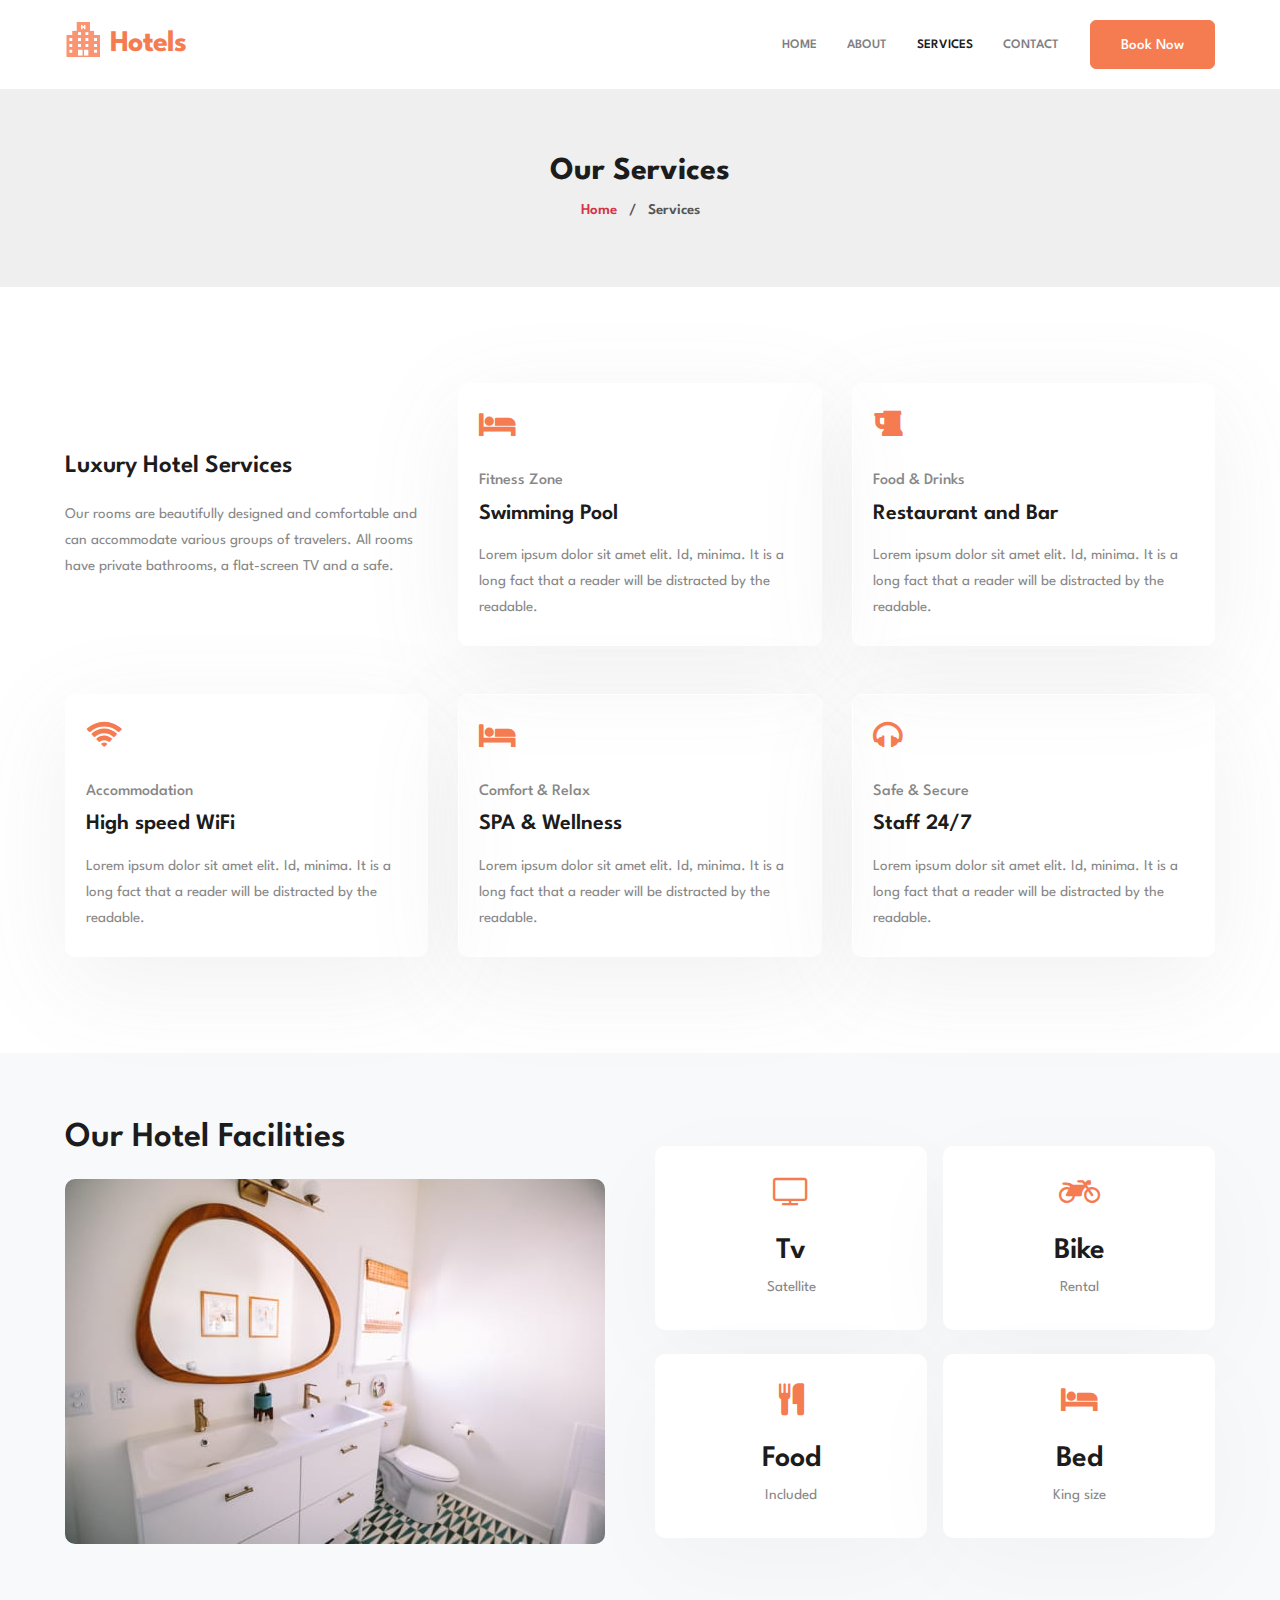
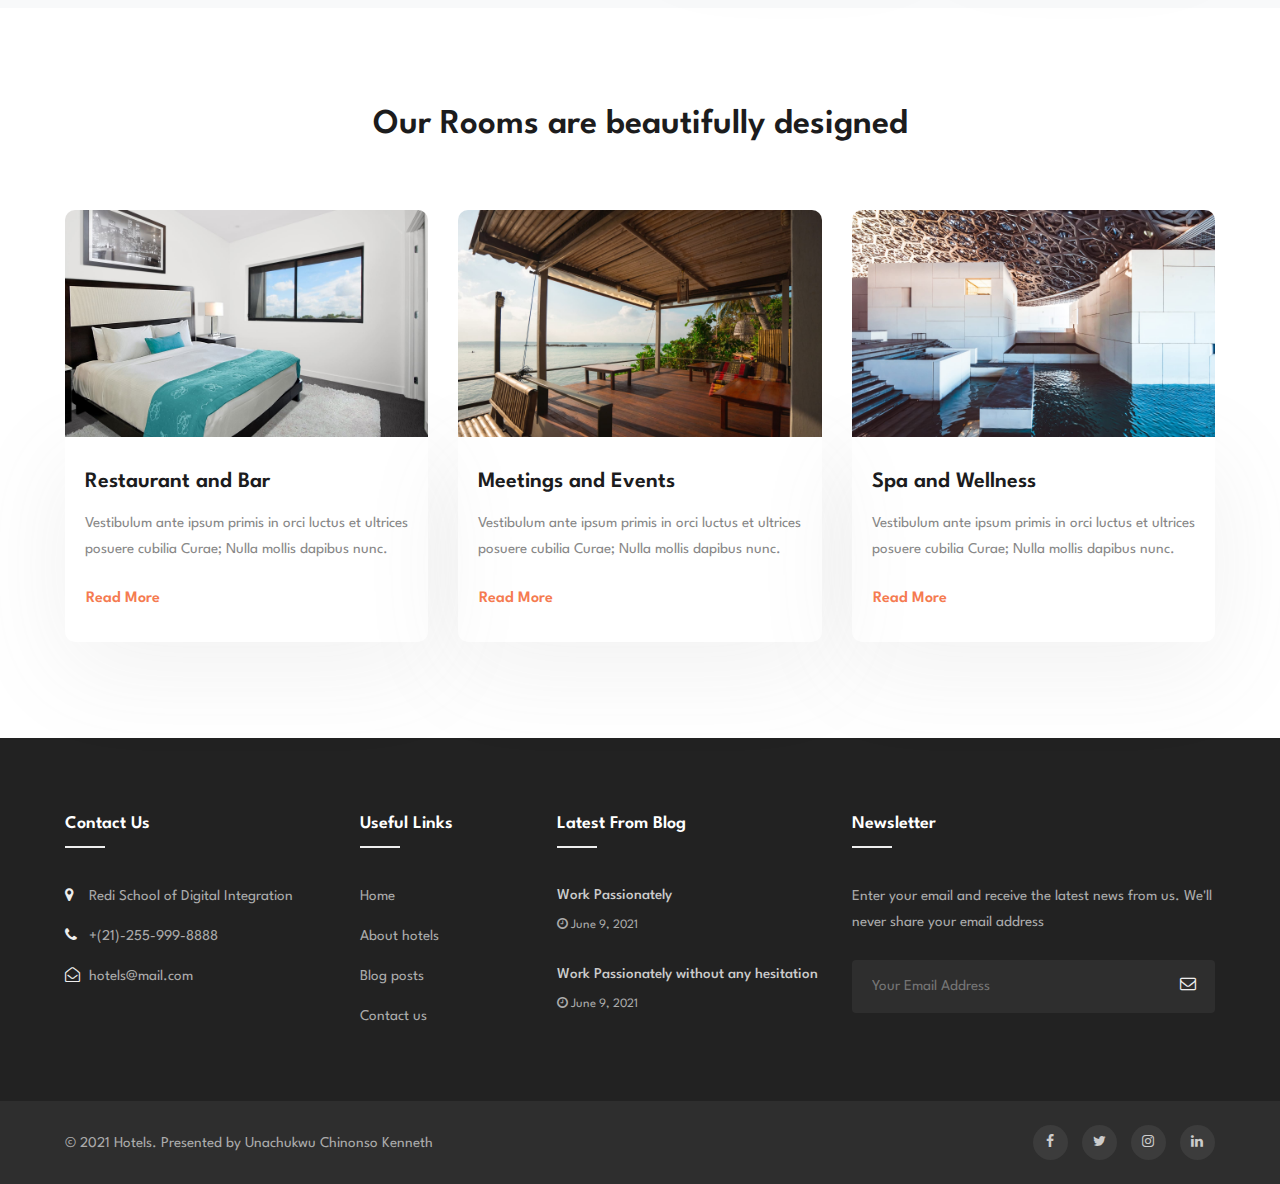
<file: services.html>
<!doctype html>
<html lang="en">
  <head>
    <!-- Required meta tags -->
    <meta charset="utf-8">
    <meta name="viewport" content="width=device-width, initial-scale=1, shrink-to-fit=no">

    <title>..: Services :..</title>

    <link href="//fonts.googleapis.com/css?family=Spartan:400,500,600,700,900&display=swap" rel="stylesheet">

    <!-- Template CSS -->
    <link rel="stylesheet" href="assets/css/style-starter.css">
  </head>
  <body>
<!--header-->

<header class="w3l-header-nav">
	<!--/nav-->
	<nav class="navbar navbar-expand-lg navbar-light fill px-lg-0 py-0 px-3">
		<div class="container">
			<a class="navbar-brand" href="index.html">
				<img src="assets/images/hotels.png" alt="Your logo" style="height:35px;" /> Hotels</a>
			<button class="navbar-toggler" type="button" data-toggle="collapse" data-target="#navbarSupportedContent"
				aria-controls="navbarSupportedContent" aria-expanded="false" aria-label="Toggle navigation">
				<span class="navbar-toggler-icon"></span>
			</button>

			<div class="collapse navbar-collapse" id="navbarSupportedContent">
				<ul class="navbar-nav ml-auto">
					<li class="nav-item @@home__active">
						<a class="nav-link" href="index.html">Home</a>
					</li>
					<li class="nav-item @@about__active">
						<a class="nav-link" href="about.html">About</a>
					</li>
					<li class="nav-item active">
						<a class="nav-link" href="services.html">Services</a>
					</li>
					<li class="nav-item @@contact__active">
						<a class="nav-link" href="contact.html">Contact</a>
					</li>
				</ul>
				<a href="index.html #booking" class="ml-3 book btn btn-secondary btn-style">Book Now</a>
			</div>
		</div>
	</nav>
	<!--//nav-->
</header>
<!--header -->
<section class="w3l-breadcrumb">
    <div class="breadcrum-bg py-sm-5 py-4">
        <div class="container py-lg-3">

            <h2>Our Services</h2>
            <p><a href="index.html">Home</a> &nbsp; / &nbsp; Services</p>

        </div>
    </div>
</section>
<!--  services section -->
<section class="w3l-servicesblock1" id="service">
    <div class="features-with-17_sur py-5">
        <div class="container py-lg-5 py-sm-4">
            <div class="features-with-17-top_sur">
                <div class="row">
                    <div class="col-lg-4 col-md-6 align-self">
                        <h3 class="title-small">Luxury Hotel Services</h3>
                        <p>Our rooms are beautifully designed and comfortable and can accommodate various groups of
                            travelers. All rooms have private bathrooms, a flat-screen TV and a safe.</p>
                    </div>
                    <div class="col-lg-4 col-md-6 mt-md-0 mt-4">
                        <div class="features-with-17-right-tp_sur">
                            <div class="features-with-17-left1">
                                <span class="fa fa-bed" aria-hidden="true"></span>
                            </div>
                            <div class="features-with-17-left2">
                                <h5>Fitness Zone</h5>
                                <h6><a href="#url">Swimming Pool</a></h6>
                                <p>Lorem ipsum dolor sit amet elit. Id, minima. It is a long fact that a reader will be
                                    distracted by the readable.</p>
                            </div>
                        </div>
                    </div>
                    <div class="col-lg-4 col-md-6 mt-lg-0 mt-sm-5 mt-4">
                        <div class="features-with-17-right-tp_sur">
                            <div class="features-with-17-left1">
                                <span class="fa fa-beer" aria-hidden="true"></span>
                            </div>
                            <div class="features-with-17-left2">
                                <h5>Food & Drinks</h5>
                                <h6><a href="#url">Restaurant and Bar</a></h6>
                                <p>Lorem ipsum dolor sit amet elit. Id, minima. It is a long fact that a reader will be
                                    distracted by the readable.</p>
                            </div>
                        </div>
                    </div>
                    <div class="col-lg-4 col-md-6 mt-sm-5 mt-4">
                        <div class="features-with-17-right-tp_sur">
                            <div class="features-with-17-left1">
                                <span class="fa fa-wifi" aria-hidden="true"></span>
                            </div>
                            <div class="features-with-17-left2">
                                <h5>Accommodation</h5>
                                <h6><a href="#url">High speed WiFi</a> </h6>
                                <p>Lorem ipsum dolor sit amet elit. Id, minima. It is a long fact that a reader will be
                                    distracted by the readable.</p>
                            </div>
                        </div>
                    </div>
                    <div class="col-lg-4 col-md-6 mt-sm-5 mt-4">
                        <div class="features-with-17-right-tp_sur">
                            <div class="features-with-17-left1">
                                <span class="fa fa-bed" aria-hidden="true"></span>
                            </div>
                            <div class="features-with-17-left2">
                                <h5>Comfort & Relax</h5>
                                <h6><a href="#url">SPA & Wellness</a> </h6>
                                <p>Lorem ipsum dolor sit amet elit. Id, minima. It is a long fact that a reader will be
                                    distracted by the readable.</p>
                            </div>
                        </div>
                    </div>
                    <div class="col-lg-4 col-md-6 mt-sm-5 mt-4">
                        <div class="features-with-17-right-tp_sur">
                            <div class="features-with-17-left1">
                                <span class="fa fa-headphones" aria-hidden="true"></span>
                            </div>
                            <div class="features-with-17-left2">
                                <h5>Safe & Secure </h5>
                                <h6><a href="#url">Staff 24/7</a> </h6>
                                <p>Lorem ipsum dolor sit amet elit. Id, minima. It is a long fact that a reader will be
                                    distracted by the readable.</p>
                            </div>
                        </div>
                    </div>
                </div>
            </div>
        </div>
    </div>
</section>
<section class="w3l-stats">
    <div class="main-w3 py-5">
        <div class="container py-lg-3">
            <div class="row align-items-center">
                <div class="col-md-6 title">
                    <h3 class="title-big">Our Hotel Facilities</h3>
                    <img src="assets/images/facilities.jpg" alt="" class="img-fluid">
                </div>
                <div class="col-md-6 main-cont-wthree-fea text-center">
                    <div class="row">
                        <div class="col-6 pr-2 mt-4">
                            <div class="grids-speci1">
                                <span class="fa fa-television"></span>
                                <h3 class="title-spe">Tv</h3>
                                <p> Satellite</p>
                            </div>
                        </div>
                        <div class="col-6 pl-2 mt-4">
                            <div class="grids-speci1">
                                <span class="fa fa-motorcycle"></span>
                                <h3 class="title-spe">Bike</h3>
                                <p>Rental</p>
                            </div>
                        </div>
                        <div class="col-6 pr-2 mt-4">
                            <div class="grids-speci1">
                                <span class="fa fa-cutlery"></span>
                                <h3 class="title-spe">Food</h3>
                                <p>Included</p>
                            </div>
                        </div>
                        <div class="col-6 pl-2 mt-4">
                            <div class="grids-speci1">
                                <span class="fa fa-bed"></span>
                                <h3 class="title-spe">Bed</h3>
                                <p>King size</p>
                            </div>
                        </div>
                    </div>
                </div>
            </div>

        </div>
    </div>
</section>
<section class="w3l-feature-2">
    <div class="grid top-bottom py-5">
        <div class="container py-md-5">
            <h3 class="title-big text-center">Our Rooms are beautifully designed</h3>
            <div class="middle-section row mt-lg-5 pt-md-3">
                <div class="three-grids-columns col-lg-4 col-md-6">
                    <img src="assets/images/slide1.jpg" alt="" class="img-fluid">
                    <div class="info">
                        <h4><a href="#url"> Restaurant and Bar</a></h4>
                        <p>Vestibulum ante ipsum primis in orci luctus et ultrices posuere cubilia Curae; Nulla
                            mollis dapibus nunc.</p>
                        <a href="services.html" class="btn mt-4">Read More </a>
                    </div>
                </div>
                <div class="three-grids-columns col-lg-4 col-md-6 mt-md-0 mt-4">
                    <img src="assets/images/slide2.jpg" alt="" class="img-fluid">
                    <div class="info">
                        <h4> <a href="#url"> Meetings and Events </a></h4>
                        <p>Vestibulum ante ipsum primis in orci luctus et ultrices posuere cubilia Curae; Nulla
                            mollis dapibus nunc.</p>
                        <a href="services.html" class="btn mt-4">Read More </a>
                    </div>
                </div>
                <div class="three-grids-columns col-lg-4 col-md-6 mt-lg-0 mt-4">
                    <img src="assets/images/slide3.jpg" alt="" class="img-fluid">
                    <div class="info">
                        <h4> <a href="#url"> Spa and Wellness </a></h4>
                        <p>Vestibulum ante ipsum primis in orci luctus et ultrices posuere cubilia Curae; Nulla
                            mollis dapibus nunc.</p>
                        <a href="services.html" class="btn mt-4">Read More </a>
                    </div>
                </div>

            </div>
        </div>
    </div>
</section>
<section class="w3l-footer-29-main">
  <div class="footer-29 py-5">
    <div class="container py-lg-4">
      <div class="row footer-top-29">
        <div class="col-lg-3 col-md-6 col-sm-8 footer-list-29 footer-1">
          <h6 class="footer-title-29">Contact Us</h6>
          <ul>
            <li>
              <p><span class="fa fa-map-marker"></span> Redi School of Digital Integration</p>
            </li>
            <li><a href="tel:+7-800-999-800"><span class="fa fa-phone"></span> +(21)-255-999-8888</a></li>
            <li><a href="mailto:hotels@mail.com" class="mail"><span class="fa fa-envelope-open-o"></span>
                hotels@mail.com</a></li>
          </ul>
        </div>
        <div class="col-lg-2 col-md-6 col-sm-4 footer-list-29 footer-2 mt-sm-0 mt-5">

          <ul>
            <h6 class="footer-title-29">Useful Links</h6>
            <li><a href="index.html">Home</a></li>
            <li><a href="about.html">About hotels</a></li>
            <li><a href="#blogposts"> Blog posts</a></li>
            <li><a href="contact.html">Contact us</a></li>
          </ul>
        </div>
        <div class="col-lg-3 col-md-6 col-sm-5 footer-list-29 footer-3 mt-lg-0 mt-5">
            <h6 class="footer-title-29">Latest from blog</h6>
            <div class="footer-post mb-4">
              <a href="#url">Work Passionately</a>
              <p class="small"><span class="fa fa-clock-o"></span> June 9, 2021</p>
            </div>
            <div class="footer-post">
              <a href="#url">Work Passionately without any hesitation</a>
              <p class="small"><span class="fa fa-clock-o"></span> June 9, 2021</p>
            </div>
            
        </div>
        <div class="col-lg-4 col-md-6 col-sm-7 footer-list-29 footer-4 mt-lg-0 mt-5">
          <h6 class="footer-title-29">Newsletter </h6>
          <p>Enter your email and receive the latest news from us.
           We'll never share your email address</p>

          <form action="#" class="subscribe" method="post">
            <input type="email" name="email" placeholder="Your Email Address" required="">
            <button><span class="fa fa-envelope-o"></span></button>
          </form>
        </div>
      </div>
    </div>
  </div>
</section>

<section class="w3l-footer-29-main w3l-copyright">
  <div class="container">
    <div class="row bottom-copies">
      <p class="col-lg-8 copy-footer-29">© 2021 Hotels. Presented by Unachukwu Chinonso Kenneth</p>

      <div class="col-lg-4 main-social-footer-29">
        <a href="#facebook" class="facebook"><span class="fa fa-facebook"></span></a>
        <a href="#twitter" class="twitter"><span class="fa fa-twitter"></span></a>
        <a href="#instagram" class="instagram"><span class="fa fa-instagram"></span></a>
        <a href="#linkedin" class="linkedin"><span class="fa fa-linkedin"></span></a>
      </div>

    </div>
  </div>

 <!-- move top -->
 <button onclick="topFunction()" id="movetop" title="Go to top">
  &#10548;
</button>
<script>
  // When the user scrolls down 20px from the top of the document, show the button
  window.onscroll = function () {
    scrollFunction()
  };

  function scrollFunction() {
    if (document.body.scrollTop > 20 || document.documentElement.scrollTop > 20) {
      document.getElementById("movetop").style.display = "block";
    } else {
      document.getElementById("movetop").style.display = "none";
    }
  }

  // When the user clicks on the button, scroll to the top of the document
  function topFunction() {
    document.body.scrollTop = 0;
    document.documentElement.scrollTop = 0;
  }
</script>
<!-- /move top -->
</section>

<!-- Template JavaScript -->
<script src="assets/js/jquery-3.3.1.min.js"></script>

<script src="assets/js/owl.carousel.js"></script>
<!-- script for banner slider-->
<script>
  $(document).ready(function () {
    $('.owl-one').owlCarousel({
      loop: true,
      margin: 0,
      nav: false,
      responsiveClass: true,
      autoplay: false,
      autoplayTimeout: 5000,
      autoplaySpeed: 1000,
      autoplayHoverPause: false,
      responsive: {
        0: {
          items: 1,
          nav: false
        },
        480: {
          items: 1,
          nav: false
        },
        667: {
          items: 1,
          nav: true
        },
        1000: {
          items: 1,
          nav: true
        }
      }
    })
  })
</script>
<!-- //script -->

<!-- script for owlcarousel -->
<script>
  $(document).ready(function () {
    $('.owl-testimonial').owlCarousel({
      loop: true,
      margin: 0,
      nav: true,
      responsiveClass: true,
      autoplay: false,
      autoplayTimeout: 5000,
      autoplaySpeed: 1000,
      autoplayHoverPause: false,
      responsive: {
        0: {
          items: 1,
          nav: false
        },
        480: {
          items: 1,
          nav: false
        },
        667: {
          items: 1,
          nav: true
        },
        1000: {
          items: 1,
          nav: true
        }
      }
    })
  })
</script>
<!-- //script for owlcarousel -->
<script src="assets/js/jquery.magnific-popup.min.js"></script>
<script>
  $(document).ready(function () {
    $('.popup-with-zoom-anim').magnificPopup({
      type: 'inline',

      fixedContentPos: false,
      fixedBgPos: true,

      overflowY: 'auto',

      closeBtnInside: true,
      preloader: false,

      midClick: true,
      removalDelay: 300,
      mainClass: 'my-mfp-zoom-in'
    });

    $('.popup-with-move-anim').magnificPopup({
      type: 'inline',

      fixedContentPos: false,
      fixedBgPos: true,

      overflowY: 'auto',

      closeBtnInside: true,
      preloader: false,

      midClick: true,
      removalDelay: 300,
      mainClass: 'my-mfp-slide-bottom'
    });
  });
</script>


<!-- disable body scroll which navbar is in active -->
<script>
$(function () {
  $('.navbar-toggler').click(function () {
    $('body').toggleClass('noscroll');
  })
});
</script>
<!-- disable body scroll which navbar is in active -->

<script src="assets/js/bootstrap.min.js"></script>

</body>

</html>
</file>
<file: assets/css/style-starter.css>
@charset "UTF-8";

:root {
  --blue: #007bff;
  --indigo: #6610f2;
  --purple: #6f42c1;
  --pink: #e83e8c;
  --red: #dc3545;
  --orange: #fd7e14;
  --yellow: #ffc107;
  --green: #28a745;
  --teal: #20c997;
  --cyan: #17a2b8;
  --white: #fff;
  --gray: #6c757d;
  --gray-dark: #343a40;
  --primary: #d63447;
  --secondary: #f57b51;
  --success: #28a745;
  --info: #17a2b8;
  --warning: #ffc107;
  --danger: #dc3545;
  --light: #f8f9fa;
  --dark: #343a40;
  --breakpoint-xs: 0;
  --breakpoint-sm: 576px;
  --breakpoint-md: 768px;
  --breakpoint-lg: 992px;
  --breakpoint-xl: 1200px;
  --font-family-sans-serif: -apple-system, BlinkMacSystemFont, "Segoe UI", Roboto, "Helvetica Neue", Arial, "Noto Sans", sans-serif, "Apple Color Emoji", "Segoe UI Emoji", "Segoe UI Symbol", "Noto Color Emoji";
  --font-family-monospace: SFMono-Regular, Menlo, Monaco, Consolas, "Liberation Mono", "Courier New", monospace; }

*,
*::before,
*::after {
  box-sizing: border-box; }

html {
  font-family: sans-serif;
  line-height: 1.15;
  -webkit-text-size-adjust: 100%;
  -webkit-tap-highlight-color: rgba(0, 0, 0, 0); }

article, aside, figcaption, figure, footer, header, hgroup, main, nav, section {
  display: block; }

body {
  margin: 0;
  font-family: -apple-system, BlinkMacSystemFont, "Segoe UI", Roboto, "Helvetica Neue", Arial, "Noto Sans", sans-serif, "Apple Color Emoji", "Segoe UI Emoji", "Segoe UI Symbol", "Noto Color Emoji";
  font-size: 1rem;
  font-weight: 400;
  line-height: 1.5;
  color: #212529;
  text-align: left;
  background-color: #fff; }

[tabindex="-1"]:focus:not(:focus-visible) {
  outline: 0 !important; }

hr {
  box-sizing: content-box;
  height: 0;
  overflow: visible; }

h1, h2, h3, h4, h5, h6 {
  margin-top: 0;
  margin-bottom: 0.5rem; }

p {
  margin-top: 0;
  margin-bottom: 1rem; }

abbr[title],
abbr[data-original-title] {
  text-decoration: underline;
  -webkit-text-decoration: underline dotted;
          text-decoration: underline dotted;
  cursor: help;
  border-bottom: 0;
  -webkit-text-decoration-skip-ink: none;
          text-decoration-skip-ink: none; }

address {
  margin-bottom: 1rem;
  font-style: normal;
  line-height: inherit; }

ol,
ul,
dl {
  margin-top: 0;
  margin-bottom: 1rem; }

ol ol,
ul ul,
ol ul,
ul ol {
  margin-bottom: 0; }

dt {
  font-weight: 700; }

dd {
  margin-bottom: .5rem;
  margin-left: 0; }

blockquote {
  margin: 0 0 1rem; }

b,
strong {
  font-weight: bolder; }

small {
  font-size: 80%; }

sub,
sup {
  position: relative;
  font-size: 75%;
  line-height: 0;
  vertical-align: baseline; }

sub {
  bottom: -.25em; }

sup {
  top: -.5em; }

a {
  color: #d63447;
  text-decoration: none;
  background-color: transparent; }
  a:hover {
    color: #9e202f;
    text-decoration: underline; }

a:not([href]) {
  color: inherit;
  text-decoration: none; }
  a:not([href]):hover {
    color: inherit;
    text-decoration: none; }

pre,
code,
kbd,
samp {
  font-family: SFMono-Regular, Menlo, Monaco, Consolas, "Liberation Mono", "Courier New", monospace;
  font-size: 1em; }

pre {
  margin-top: 0;
  margin-bottom: 1rem;
  overflow: auto; }

figure {
  margin: 0 0 1rem; }

img {
  vertical-align: middle;
  border-style: none; }

svg {
  overflow: hidden;
  vertical-align: middle; }

table {
  border-collapse: collapse; }

caption {
  padding-top: 0.75rem;
  padding-bottom: 0.75rem;
  color: #6c757d;
  text-align: left;
  caption-side: bottom; }

th {
  text-align: inherit; }

label {
  display: inline-block;
  margin-bottom: 0.5rem; }

button {
  border-radius: 0; }

button:focus {
  outline: 1px dotted;
  outline: 5px auto -webkit-focus-ring-color; }

input,
button,
select,
optgroup,
textarea {
  margin: 0;
  font-family: inherit;
  font-size: inherit;
  line-height: inherit; }

button,
input {
  overflow: visible; }

button,
select {
  text-transform: none; }

select {
  word-wrap: normal; }

button,
[type="button"],
[type="reset"],
[type="submit"] {
  -webkit-appearance: button; }

button:not(:disabled),
[type="button"]:not(:disabled),
[type="reset"]:not(:disabled),
[type="submit"]:not(:disabled) {
  cursor: pointer; }

button::-moz-focus-inner,
[type="button"]::-moz-focus-inner,
[type="reset"]::-moz-focus-inner,
[type="submit"]::-moz-focus-inner {
  padding: 0;
  border-style: none; }

input[type="radio"],
input[type="checkbox"] {
  box-sizing: border-box;
  padding: 0; }

input[type="date"],
input[type="time"],
input[type="datetime-local"],
input[type="month"] {
  -webkit-appearance: listbox; }

textarea {
  overflow: auto;
  resize: vertical; }

fieldset {
  min-width: 0;
  padding: 0;
  margin: 0;
  border: 0; }

legend {
  display: block;
  width: 100%;
  max-width: 100%;
  padding: 0;
  margin-bottom: .5rem;
  font-size: 1.5rem;
  line-height: inherit;
  color: inherit;
  white-space: normal; }
  @media (max-width: 1200px) {
    legend {
      font-size: calc(1.275rem + 0.3vw) ; } }

progress {
  vertical-align: baseline; }

[type="number"]::-webkit-inner-spin-button,
[type="number"]::-webkit-outer-spin-button {
  height: auto; }

[type="search"] {
  outline-offset: -2px;
  -webkit-appearance: none; }

[type="search"]::-webkit-search-decoration {
  -webkit-appearance: none; }

::-webkit-file-upload-button {
  font: inherit;
  -webkit-appearance: button; }

output {
  display: inline-block; }

summary {
  display: list-item;
  cursor: pointer; }

template {
  display: none; }

[hidden] {
  display: none !important; }

h1, h2, h3, h4, h5, h6,
.h1, .h2, .h3, .h4, .h5, .h6 {
  margin-bottom: 0.5rem;
  font-weight: 500;
  line-height: 1.2; }

h1, .h1 {
  font-size: 2.5rem; }
  @media (max-width: 1200px) {
    h1, .h1 {
      font-size: calc(1.375rem + 1.5vw) ; } }

h2, .h2 {
  font-size: 2rem; }
  @media (max-width: 1200px) {
    h2, .h2 {
      font-size: calc(1.325rem + 0.9vw) ; } }

h3, .h3 {
  font-size: 1.75rem; }
  @media (max-width: 1200px) {
    h3, .h3 {
      font-size: calc(1.3rem + 0.6vw) ; } }

h4, .h4 {
  font-size: 1.5rem; }
  @media (max-width: 1200px) {
    h4, .h4 {
      font-size: calc(1.275rem + 0.3vw) ; } }

h5, .h5 {
  font-size: 1.25rem; }

h6, .h6 {
  font-size: 1rem; }

.lead {
  font-size: 1.25rem;
  font-weight: 300; }

.display-1 {
  font-size: 6rem;
  font-weight: 300;
  line-height: 1.2; }
  @media (max-width: 1200px) {
    .display-1 {
      font-size: calc(1.725rem + 5.7vw) ; } }

.display-2 {
  font-size: 5.5rem;
  font-weight: 300;
  line-height: 1.2; }
  @media (max-width: 1200px) {
    .display-2 {
      font-size: calc(1.675rem + 5.1vw) ; } }

.display-3 {
  font-size: 4.5rem;
  font-weight: 300;
  line-height: 1.2; }
  @media (max-width: 1200px) {
    .display-3 {
      font-size: calc(1.575rem + 3.9vw) ; } }

.display-4 {
  font-size: 3.5rem;
  font-weight: 300;
  line-height: 1.2; }
  @media (max-width: 1200px) {
    .display-4 {
      font-size: calc(1.475rem + 2.7vw) ; } }

hr {
  margin-top: 1rem;
  margin-bottom: 1rem;
  border: 0;
  border-top: 1px solid rgba(0, 0, 0, 0.1); }

small,
.small {
  font-size: 80%;
  font-weight: 400; }

mark,
.mark {
  padding: 0.2em;
  background-color: #fcf8e3; }

.list-unstyled {
  padding-left: 0;
  list-style: none; }

.list-inline {
  padding-left: 0;
  list-style: none; }

.list-inline-item {
  display: inline-block; }
  .list-inline-item:not(:last-child) {
    margin-right: 0.5rem; }

.initialism {
  font-size: 90%;
  text-transform: uppercase; }

.blockquote {
  margin-bottom: 1rem;
  font-size: 1.25rem; }

.blockquote-footer {
  display: block;
  font-size: 80%;
  color: #6c757d; }
  .blockquote-footer::before {
    content: "\2014\00A0"; }

.img-fluid {
  max-width: 100%;
  height: auto; }

.img-thumbnail {
  padding: 0.25rem;
  background-color: #fff;
  border: 1px solid #dee2e6;
  border-radius: 0.25rem;
  max-width: 100%;
  height: auto; }

.figure {
  display: inline-block; }

.figure-img {
  margin-bottom: 0.5rem;
  line-height: 1; }

.figure-caption {
  font-size: 90%;
  color: #6c757d; }

code {
  font-size: 87.5%;
  color: #e83e8c;
  word-wrap: break-word; }
  a > code {
    color: inherit; }

kbd {
  padding: 0.2rem 0.4rem;
  font-size: 87.5%;
  color: #fff;
  background-color: #212529;
  border-radius: 0.2rem; }
  kbd kbd {
    padding: 0;
    font-size: 100%;
    font-weight: 700; }

pre {
  display: block;
  font-size: 87.5%;
  color: #212529; }
  pre code {
    font-size: inherit;
    color: inherit;
    word-break: normal; }

.pre-scrollable {
  max-height: 340px;
  overflow-y: scroll; }

.container {
  width: 100%;
  padding-right: 15px;
  padding-left: 15px;
  margin-right: auto;
  margin-left: auto; }
  @media (min-width: 576px) {
    .container {
      max-width: 540px; } }
  @media (min-width: 768px) {
    .container {
      max-width: 720px; } }
  @media (min-width: 992px) {
    .container {
      max-width: 960px; } }
  @media (min-width: 1200px) {
    .container {
      max-width: 1140px; } }

.container-fluid, .container-sm, .container-md, .container-lg, .container-xl {
  width: 100%;
  padding-right: 15px;
  padding-left: 15px;
  margin-right: auto;
  margin-left: auto; }

@media (min-width: 576px) {
  .container, .container-sm {
    max-width: 540px; } }

@media (min-width: 768px) {
  .container, .container-sm, .container-md {
    max-width: 720px; } }

@media (min-width: 992px) {
  .container, .container-sm, .container-md, .container-lg {
    max-width: 960px; } }

@media (min-width: 1200px) {
  .container, .container-sm, .container-md, .container-lg, .container-xl {
    max-width: 1140px; } }

.row {
  display: flex;
  flex-wrap: wrap;
  margin-right: -15px;
  margin-left: -15px; }

.no-gutters {
  margin-right: 0;
  margin-left: 0; }
  .no-gutters > .col,
  .no-gutters > [class*="col-"] {
    padding-right: 0;
    padding-left: 0; }

.col-1, .col-2, .col-3, .col-4, .col-5, .col-6, .col-7, .col-8, .col-9, .col-10, .col-11, .col-12, .col,
.col-auto, .col-sm-1, .col-sm-2, .col-sm-3, .col-sm-4, .col-sm-5, .col-sm-6, .col-sm-7, .col-sm-8, .col-sm-9, .col-sm-10, .col-sm-11, .col-sm-12, .col-sm,
.col-sm-auto, .col-md-1, .col-md-2, .col-md-3, .col-md-4, .col-md-5, .col-md-6, .col-md-7, .col-md-8, .col-md-9, .col-md-10, .col-md-11, .col-md-12, .col-md,
.col-md-auto, .col-lg-1, .col-lg-2, .col-lg-3, .col-lg-4, .col-lg-5, .col-lg-6, .col-lg-7, .col-lg-8, .col-lg-9, .col-lg-10, .col-lg-11, .col-lg-12, .col-lg,
.col-lg-auto, .col-xl-1, .col-xl-2, .col-xl-3, .col-xl-4, .col-xl-5, .col-xl-6, .col-xl-7, .col-xl-8, .col-xl-9, .col-xl-10, .col-xl-11, .col-xl-12, .col-xl,
.col-xl-auto {
  position: relative;
  width: 100%;
  padding-right: 15px;
  padding-left: 15px; }

.col {
  flex-basis: 0;
  flex-grow: 1;
  max-width: 100%; }

.row-cols-1 > * {
  flex: 0 0 100%;
  max-width: 100%; }

.row-cols-2 > * {
  flex: 0 0 50%;
  max-width: 50%; }

.row-cols-3 > * {
  flex: 0 0 33.33333%;
  max-width: 33.33333%; }

.row-cols-4 > * {
  flex: 0 0 25%;
  max-width: 25%; }

.row-cols-5 > * {
  flex: 0 0 20%;
  max-width: 20%; }

.row-cols-6 > * {
  flex: 0 0 16.66667%;
  max-width: 16.66667%; }

.col-auto {
  flex: 0 0 auto;
  width: auto;
  max-width: 100%; }

.col-1 {
  flex: 0 0 8.33333%;
  max-width: 8.33333%; }

.col-2 {
  flex: 0 0 16.66667%;
  max-width: 16.66667%; }

.col-3 {
  flex: 0 0 25%;
  max-width: 25%; }

.col-4 {
  flex: 0 0 33.33333%;
  max-width: 33.33333%; }

.col-5 {
  flex: 0 0 41.66667%;
  max-width: 41.66667%; }

.col-6 {
  flex: 0 0 50%;
  max-width: 50%; }

.col-7 {
  flex: 0 0 58.33333%;
  max-width: 58.33333%; }

.col-8 {
  flex: 0 0 66.66667%;
  max-width: 66.66667%; }

.col-9 {
  flex: 0 0 75%;
  max-width: 75%; }

.col-10 {
  flex: 0 0 83.33333%;
  max-width: 83.33333%; }

.col-11 {
  flex: 0 0 91.66667%;
  max-width: 91.66667%; }

.col-12 {
  flex: 0 0 100%;
  max-width: 100%; }

.order-first {
  order: -1; }

.order-last {
  order: 13; }

.order-0 {
  order: 0; }

.order-1 {
  order: 1; }

.order-2 {
  order: 2; }

.order-3 {
  order: 3; }

.order-4 {
  order: 4; }

.order-5 {
  order: 5; }

.order-6 {
  order: 6; }

.order-7 {
  order: 7; }

.order-8 {
  order: 8; }

.order-9 {
  order: 9; }

.order-10 {
  order: 10; }

.order-11 {
  order: 11; }

.order-12 {
  order: 12; }

.offset-1 {
  margin-left: 8.33333%; }

.offset-2 {
  margin-left: 16.66667%; }

.offset-3 {
  margin-left: 25%; }

.offset-4 {
  margin-left: 33.33333%; }

.offset-5 {
  margin-left: 41.66667%; }

.offset-6 {
  margin-left: 50%; }

.offset-7 {
  margin-left: 58.33333%; }

.offset-8 {
  margin-left: 66.66667%; }

.offset-9 {
  margin-left: 75%; }

.offset-10 {
  margin-left: 83.33333%; }

.offset-11 {
  margin-left: 91.66667%; }

@media (min-width: 576px) {
  .col-sm {
    flex-basis: 0;
    flex-grow: 1;
    max-width: 100%; }
  .row-cols-sm-1 > * {
    flex: 0 0 100%;
    max-width: 100%; }
  .row-cols-sm-2 > * {
    flex: 0 0 50%;
    max-width: 50%; }
  .row-cols-sm-3 > * {
    flex: 0 0 33.33333%;
    max-width: 33.33333%; }
  .row-cols-sm-4 > * {
    flex: 0 0 25%;
    max-width: 25%; }
  .row-cols-sm-5 > * {
    flex: 0 0 20%;
    max-width: 20%; }
  .row-cols-sm-6 > * {
    flex: 0 0 16.66667%;
    max-width: 16.66667%; }
  .col-sm-auto {
    flex: 0 0 auto;
    width: auto;
    max-width: 100%; }
  .col-sm-1 {
    flex: 0 0 8.33333%;
    max-width: 8.33333%; }
  .col-sm-2 {
    flex: 0 0 16.66667%;
    max-width: 16.66667%; }
  .col-sm-3 {
    flex: 0 0 25%;
    max-width: 25%; }
  .col-sm-4 {
    flex: 0 0 33.33333%;
    max-width: 33.33333%; }
  .col-sm-5 {
    flex: 0 0 41.66667%;
    max-width: 41.66667%; }
  .col-sm-6 {
    flex: 0 0 50%;
    max-width: 50%; }
  .col-sm-7 {
    flex: 0 0 58.33333%;
    max-width: 58.33333%; }
  .col-sm-8 {
    flex: 0 0 66.66667%;
    max-width: 66.66667%; }
  .col-sm-9 {
    flex: 0 0 75%;
    max-width: 75%; }
  .col-sm-10 {
    flex: 0 0 83.33333%;
    max-width: 83.33333%; }
  .col-sm-11 {
    flex: 0 0 91.66667%;
    max-width: 91.66667%; }
  .col-sm-12 {
    flex: 0 0 100%;
    max-width: 100%; }
  .order-sm-first {
    order: -1; }
  .order-sm-last {
    order: 13; }
  .order-sm-0 {
    order: 0; }
  .order-sm-1 {
    order: 1; }
  .order-sm-2 {
    order: 2; }
  .order-sm-3 {
    order: 3; }
  .order-sm-4 {
    order: 4; }
  .order-sm-5 {
    order: 5; }
  .order-sm-6 {
    order: 6; }
  .order-sm-7 {
    order: 7; }
  .order-sm-8 {
    order: 8; }
  .order-sm-9 {
    order: 9; }
  .order-sm-10 {
    order: 10; }
  .order-sm-11 {
    order: 11; }
  .order-sm-12 {
    order: 12; }
  .offset-sm-0 {
    margin-left: 0; }
  .offset-sm-1 {
    margin-left: 8.33333%; }
  .offset-sm-2 {
    margin-left: 16.66667%; }
  .offset-sm-3 {
    margin-left: 25%; }
  .offset-sm-4 {
    margin-left: 33.33333%; }
  .offset-sm-5 {
    margin-left: 41.66667%; }
  .offset-sm-6 {
    margin-left: 50%; }
  .offset-sm-7 {
    margin-left: 58.33333%; }
  .offset-sm-8 {
    margin-left: 66.66667%; }
  .offset-sm-9 {
    margin-left: 75%; }
  .offset-sm-10 {
    margin-left: 83.33333%; }
  .offset-sm-11 {
    margin-left: 91.66667%; } }

@media (min-width: 768px) {
  .col-md {
    flex-basis: 0;
    flex-grow: 1;
    max-width: 100%; }
  .row-cols-md-1 > * {
    flex: 0 0 100%;
    max-width: 100%; }
  .row-cols-md-2 > * {
    flex: 0 0 50%;
    max-width: 50%; }
  .row-cols-md-3 > * {
    flex: 0 0 33.33333%;
    max-width: 33.33333%; }
  .row-cols-md-4 > * {
    flex: 0 0 25%;
    max-width: 25%; }
  .row-cols-md-5 > * {
    flex: 0 0 20%;
    max-width: 20%; }
  .row-cols-md-6 > * {
    flex: 0 0 16.66667%;
    max-width: 16.66667%; }
  .col-md-auto {
    flex: 0 0 auto;
    width: auto;
    max-width: 100%; }
  .col-md-1 {
    flex: 0 0 8.33333%;
    max-width: 8.33333%; }
  .col-md-2 {
    flex: 0 0 16.66667%;
    max-width: 16.66667%; }
  .col-md-3 {
    flex: 0 0 25%;
    max-width: 25%; }
  .col-md-4 {
    flex: 0 0 33.33333%;
    max-width: 33.33333%; }
  .col-md-5 {
    flex: 0 0 41.66667%;
    max-width: 41.66667%; }
  .col-md-6 {
    flex: 0 0 50%;
    max-width: 50%; }
  .col-md-7 {
    flex: 0 0 58.33333%;
    max-width: 58.33333%; }
  .col-md-8 {
    flex: 0 0 66.66667%;
    max-width: 66.66667%; }
  .col-md-9 {
    flex: 0 0 75%;
    max-width: 75%; }
  .col-md-10 {
    flex: 0 0 83.33333%;
    max-width: 83.33333%; }
  .col-md-11 {
    flex: 0 0 91.66667%;
    max-width: 91.66667%; }
  .col-md-12 {
    flex: 0 0 100%;
    max-width: 100%; }
  .order-md-first {
    order: -1; }
  .order-md-last {
    order: 13; }
  .order-md-0 {
    order: 0; }
  .order-md-1 {
    order: 1; }
  .order-md-2 {
    order: 2; }
  .order-md-3 {
    order: 3; }
  .order-md-4 {
    order: 4; }
  .order-md-5 {
    order: 5; }
  .order-md-6 {
    order: 6; }
  .order-md-7 {
    order: 7; }
  .order-md-8 {
    order: 8; }
  .order-md-9 {
    order: 9; }
  .order-md-10 {
    order: 10; }
  .order-md-11 {
    order: 11; }
  .order-md-12 {
    order: 12; }
  .offset-md-0 {
    margin-left: 0; }
  .offset-md-1 {
    margin-left: 8.33333%; }
  .offset-md-2 {
    margin-left: 16.66667%; }
  .offset-md-3 {
    margin-left: 25%; }
  .offset-md-4 {
    margin-left: 33.33333%; }
  .offset-md-5 {
    margin-left: 41.66667%; }
  .offset-md-6 {
    margin-left: 50%; }
  .offset-md-7 {
    margin-left: 58.33333%; }
  .offset-md-8 {
    margin-left: 66.66667%; }
  .offset-md-9 {
    margin-left: 75%; }
  .offset-md-10 {
    margin-left: 83.33333%; }
  .offset-md-11 {
    margin-left: 91.66667%; } }

@media (min-width: 992px) {
  .col-lg {
    flex-basis: 0;
    flex-grow: 1;
    max-width: 100%; }
  .row-cols-lg-1 > * {
    flex: 0 0 100%;
    max-width: 100%; }
  .row-cols-lg-2 > * {
    flex: 0 0 50%;
    max-width: 50%; }
  .row-cols-lg-3 > * {
    flex: 0 0 33.33333%;
    max-width: 33.33333%; }
  .row-cols-lg-4 > * {
    flex: 0 0 25%;
    max-width: 25%; }
  .row-cols-lg-5 > * {
    flex: 0 0 20%;
    max-width: 20%; }
  .row-cols-lg-6 > * {
    flex: 0 0 16.66667%;
    max-width: 16.66667%; }
  .col-lg-auto {
    flex: 0 0 auto;
    width: auto;
    max-width: 100%; }
  .col-lg-1 {
    flex: 0 0 8.33333%;
    max-width: 8.33333%; }
  .col-lg-2 {
    flex: 0 0 16.66667%;
    max-width: 16.66667%; }
  .col-lg-3 {
    flex: 0 0 25%;
    max-width: 25%; }
  .col-lg-4 {
    flex: 0 0 33.33333%;
    max-width: 33.33333%; }
  .col-lg-5 {
    flex: 0 0 41.66667%;
    max-width: 41.66667%; }
  .col-lg-6 {
    flex: 0 0 50%;
    max-width: 50%; }
  .col-lg-7 {
    flex: 0 0 58.33333%;
    max-width: 58.33333%; }
  .col-lg-8 {
    flex: 0 0 66.66667%;
    max-width: 66.66667%; }
  .col-lg-9 {
    flex: 0 0 75%;
    max-width: 75%; }
  .col-lg-10 {
    flex: 0 0 83.33333%;
    max-width: 83.33333%; }
  .col-lg-11 {
    flex: 0 0 91.66667%;
    max-width: 91.66667%; }
  .col-lg-12 {
    flex: 0 0 100%;
    max-width: 100%; }
  .order-lg-first {
    order: -1; }
  .order-lg-last {
    order: 13; }
  .order-lg-0 {
    order: 0; }
  .order-lg-1 {
    order: 1; }
  .order-lg-2 {
    order: 2; }
  .order-lg-3 {
    order: 3; }
  .order-lg-4 {
    order: 4; }
  .order-lg-5 {
    order: 5; }
  .order-lg-6 {
    order: 6; }
  .order-lg-7 {
    order: 7; }
  .order-lg-8 {
    order: 8; }
  .order-lg-9 {
    order: 9; }
  .order-lg-10 {
    order: 10; }
  .order-lg-11 {
    order: 11; }
  .order-lg-12 {
    order: 12; }
  .offset-lg-0 {
    margin-left: 0; }
  .offset-lg-1 {
    margin-left: 8.33333%; }
  .offset-lg-2 {
    margin-left: 16.66667%; }
  .offset-lg-3 {
    margin-left: 25%; }
  .offset-lg-4 {
    margin-left: 33.33333%; }
  .offset-lg-5 {
    margin-left: 41.66667%; }
  .offset-lg-6 {
    margin-left: 50%; }
  .offset-lg-7 {
    margin-left: 58.33333%; }
  .offset-lg-8 {
    margin-left: 66.66667%; }
  .offset-lg-9 {
    margin-left: 75%; }
  .offset-lg-10 {
    margin-left: 83.33333%; }
  .offset-lg-11 {
    margin-left: 91.66667%; } }

@media (min-width: 1200px) {
  .col-xl {
    flex-basis: 0;
    flex-grow: 1;
    max-width: 100%; }
  .row-cols-xl-1 > * {
    flex: 0 0 100%;
    max-width: 100%; }
  .row-cols-xl-2 > * {
    flex: 0 0 50%;
    max-width: 50%; }
  .row-cols-xl-3 > * {
    flex: 0 0 33.33333%;
    max-width: 33.33333%; }
  .row-cols-xl-4 > * {
    flex: 0 0 25%;
    max-width: 25%; }
  .row-cols-xl-5 > * {
    flex: 0 0 20%;
    max-width: 20%; }
  .row-cols-xl-6 > * {
    flex: 0 0 16.66667%;
    max-width: 16.66667%; }
  .col-xl-auto {
    flex: 0 0 auto;
    width: auto;
    max-width: 100%; }
  .col-xl-1 {
    flex: 0 0 8.33333%;
    max-width: 8.33333%; }
  .col-xl-2 {
    flex: 0 0 16.66667%;
    max-width: 16.66667%; }
  .col-xl-3 {
    flex: 0 0 25%;
    max-width: 25%; }
  .col-xl-4 {
    flex: 0 0 33.33333%;
    max-width: 33.33333%; }
  .col-xl-5 {
    flex: 0 0 41.66667%;
    max-width: 41.66667%; }
  .col-xl-6 {
    flex: 0 0 50%;
    max-width: 50%; }
  .col-xl-7 {
    flex: 0 0 58.33333%;
    max-width: 58.33333%; }
  .col-xl-8 {
    flex: 0 0 66.66667%;
    max-width: 66.66667%; }
  .col-xl-9 {
    flex: 0 0 75%;
    max-width: 75%; }
  .col-xl-10 {
    flex: 0 0 83.33333%;
    max-width: 83.33333%; }
  .col-xl-11 {
    flex: 0 0 91.66667%;
    max-width: 91.66667%; }
  .col-xl-12 {
    flex: 0 0 100%;
    max-width: 100%; }
  .order-xl-first {
    order: -1; }
  .order-xl-last {
    order: 13; }
  .order-xl-0 {
    order: 0; }
  .order-xl-1 {
    order: 1; }
  .order-xl-2 {
    order: 2; }
  .order-xl-3 {
    order: 3; }
  .order-xl-4 {
    order: 4; }
  .order-xl-5 {
    order: 5; }
  .order-xl-6 {
    order: 6; }
  .order-xl-7 {
    order: 7; }
  .order-xl-8 {
    order: 8; }
  .order-xl-9 {
    order: 9; }
  .order-xl-10 {
    order: 10; }
  .order-xl-11 {
    order: 11; }
  .order-xl-12 {
    order: 12; }
  .offset-xl-0 {
    margin-left: 0; }
  .offset-xl-1 {
    margin-left: 8.33333%; }
  .offset-xl-2 {
    margin-left: 16.66667%; }
  .offset-xl-3 {
    margin-left: 25%; }
  .offset-xl-4 {
    margin-left: 33.33333%; }
  .offset-xl-5 {
    margin-left: 41.66667%; }
  .offset-xl-6 {
    margin-left: 50%; }
  .offset-xl-7 {
    margin-left: 58.33333%; }
  .offset-xl-8 {
    margin-left: 66.66667%; }
  .offset-xl-9 {
    margin-left: 75%; }
  .offset-xl-10 {
    margin-left: 83.33333%; }
  .offset-xl-11 {
    margin-left: 91.66667%; } }

.table {
  width: 100%;
  margin-bottom: 1rem;
  color: #212529; }
  .table th,
  .table td {
    padding: 0.75rem;
    vertical-align: top;
    border-top: 1px solid #dee2e6; }
  .table thead th {
    vertical-align: bottom;
    border-bottom: 2px solid #dee2e6; }
  .table tbody + tbody {
    border-top: 2px solid #dee2e6; }

.table-sm th,
.table-sm td {
  padding: 0.3rem; }

.table-bordered {
  border: 1px solid #dee2e6; }
  .table-bordered th,
  .table-bordered td {
    border: 1px solid #dee2e6; }
  .table-bordered thead th,
  .table-bordered thead td {
    border-bottom-width: 2px; }

.table-borderless th,
.table-borderless td,
.table-borderless thead th,
.table-borderless tbody + tbody {
  border: 0; }

.table-striped tbody tr:nth-of-type(odd) {
  background-color: rgba(0, 0, 0, 0.05); }

.table-hover tbody tr:hover {
  color: #212529;
  background-color: rgba(0, 0, 0, 0.075); }

.table-primary,
.table-primary > th,
.table-primary > td {
  background-color: #f4c6cb; }

.table-primary th,
.table-primary td,
.table-primary thead th,
.table-primary tbody + tbody {
  border-color: #ea959f; }

.table-hover .table-primary:hover {
  background-color: #f0b1b8; }
  .table-hover .table-primary:hover > td,
  .table-hover .table-primary:hover > th {
    background-color: #f0b1b8; }

.table-secondary,
.table-secondary > th,
.table-secondary > td {
  background-color: #fcdace; }

.table-secondary th,
.table-secondary td,
.table-secondary thead th,
.table-secondary tbody + tbody {
  border-color: #fabaa5; }

.table-hover .table-secondary:hover {
  background-color: #fbc8b6; }
  .table-hover .table-secondary:hover > td,
  .table-hover .table-secondary:hover > th {
    background-color: #fbc8b6; }

.table-success,
.table-success > th,
.table-success > td {
  background-color: #c3e6cb; }

.table-success th,
.table-success td,
.table-success thead th,
.table-success tbody + tbody {
  border-color: #8fd19e; }

.table-hover .table-success:hover {
  background-color: #b1dfbb; }
  .table-hover .table-success:hover > td,
  .table-hover .table-success:hover > th {
    background-color: #b1dfbb; }

.table-info,
.table-info > th,
.table-info > td {
  background-color: #bee5eb; }

.table-info th,
.table-info td,
.table-info thead th,
.table-info tbody + tbody {
  border-color: #86cfda; }

.table-hover .table-info:hover {
  background-color: #abdde5; }
  .table-hover .table-info:hover > td,
  .table-hover .table-info:hover > th {
    background-color: #abdde5; }

.table-warning,
.table-warning > th,
.table-warning > td {
  background-color: #ffeeba; }

.table-warning th,
.table-warning td,
.table-warning thead th,
.table-warning tbody + tbody {
  border-color: #ffdf7e; }

.table-hover .table-warning:hover {
  background-color: #ffe8a1; }
  .table-hover .table-warning:hover > td,
  .table-hover .table-warning:hover > th {
    background-color: #ffe8a1; }

.table-danger,
.table-danger > th,
.table-danger > td {
  background-color: #f5c6cb; }

.table-danger th,
.table-danger td,
.table-danger thead th,
.table-danger tbody + tbody {
  border-color: #ed969e; }

.table-hover .table-danger:hover {
  background-color: #f1b0b7; }
  .table-hover .table-danger:hover > td,
  .table-hover .table-danger:hover > th {
    background-color: #f1b0b7; }

.table-light,
.table-light > th,
.table-light > td {
  background-color: #fdfdfe; }

.table-light th,
.table-light td,
.table-light thead th,
.table-light tbody + tbody {
  border-color: #fbfcfc; }

.table-hover .table-light:hover {
  background-color: #ececf6; }
  .table-hover .table-light:hover > td,
  .table-hover .table-light:hover > th {
    background-color: #ececf6; }

.table-dark,
.table-dark > th,
.table-dark > td {
  background-color: #c6c8ca; }

.table-dark th,
.table-dark td,
.table-dark thead th,
.table-dark tbody + tbody {
  border-color: #95999c; }

.table-hover .table-dark:hover {
  background-color: #b9bbbe; }
  .table-hover .table-dark:hover > td,
  .table-hover .table-dark:hover > th {
    background-color: #b9bbbe; }

.table-active,
.table-active > th,
.table-active > td {
  background-color: rgba(0, 0, 0, 0.075); }

.table-hover .table-active:hover {
  background-color: rgba(0, 0, 0, 0.075); }
  .table-hover .table-active:hover > td,
  .table-hover .table-active:hover > th {
    background-color: rgba(0, 0, 0, 0.075); }

.table .thead-dark th {
  color: #fff;
  background-color: #343a40;
  border-color: #454d55; }

.table .thead-light th {
  color: #495057;
  background-color: #e9ecef;
  border-color: #dee2e6; }

.table-dark {
  color: #fff;
  background-color: #343a40; }
  .table-dark th,
  .table-dark td,
  .table-dark thead th {
    border-color: #454d55; }
  .table-dark.table-bordered {
    border: 0; }
  .table-dark.table-striped tbody tr:nth-of-type(odd) {
    background-color: rgba(255, 255, 255, 0.05); }
  .table-dark.table-hover tbody tr:hover {
    color: #fff;
    background-color: rgba(255, 255, 255, 0.075); }

@media (max-width: 575.98px) {
  .table-responsive-sm {
    display: block;
    width: 100%;
    overflow-x: auto;
    -webkit-overflow-scrolling: touch; }
    .table-responsive-sm > .table-bordered {
      border: 0; } }

@media (max-width: 767.98px) {
  .table-responsive-md {
    display: block;
    width: 100%;
    overflow-x: auto;
    -webkit-overflow-scrolling: touch; }
    .table-responsive-md > .table-bordered {
      border: 0; } }

@media (max-width: 991.98px) {
  .table-responsive-lg {
    display: block;
    width: 100%;
    overflow-x: auto;
    -webkit-overflow-scrolling: touch; }
    .table-responsive-lg > .table-bordered {
      border: 0; } }

@media (max-width: 1199.98px) {
  .table-responsive-xl {
    display: block;
    width: 100%;
    overflow-x: auto;
    -webkit-overflow-scrolling: touch; }
    .table-responsive-xl > .table-bordered {
      border: 0; } }

.table-responsive {
  display: block;
  width: 100%;
  overflow-x: auto;
  -webkit-overflow-scrolling: touch; }
  .table-responsive > .table-bordered {
    border: 0; }

.form-control {
  display: block;
  width: 100%;
  height: calc(1.5em + 0.75rem + 2px);
  padding: 0.375rem 0.75rem;
  font-size: 1rem;
  font-weight: 400;
  line-height: 1.5;
  color: #495057;
  background-color: #fff;
  background-clip: padding-box;
  border: 1px solid #ced4da;
  border-radius: 0.25rem;
  transition: border-color 0.15s ease-in-out, box-shadow 0.15s ease-in-out; }
  @media (prefers-reduced-motion: reduce) {
    .form-control {
      transition: none; } }
  .form-control::-ms-expand {
    background-color: transparent;
    border: 0; }
  .form-control:-moz-focusring {
    color: transparent;
    text-shadow: 0 0 0 #495057; }
  .form-control:focus {
    color: #495057;
    background-color: #fff;
    border-color: #eb9ea7;
    outline: 0;
    box-shadow: 0 0 0 0.2rem rgba(214, 52, 71, 0.25); }
  .form-control::-webkit-input-placeholder {
    color: #6c757d;
    opacity: 1; }
  .form-control::-moz-placeholder {
    color: #6c757d;
    opacity: 1; }
  .form-control:-ms-input-placeholder {
    color: #6c757d;
    opacity: 1; }
  .form-control::-ms-input-placeholder {
    color: #6c757d;
    opacity: 1; }
  .form-control::placeholder {
    color: #6c757d;
    opacity: 1; }
  .form-control:disabled, .form-control[readonly] {
    background-color: #e9ecef;
    opacity: 1; }

select.form-control:focus::-ms-value {
  color: #495057;
  background-color: #fff; }

.form-control-file,
.form-control-range {
  display: block;
  width: 100%; }

.col-form-label {
  padding-top: calc(0.375rem + 1px);
  padding-bottom: calc(0.375rem + 1px);
  margin-bottom: 0;
  font-size: inherit;
  line-height: 1.5; }

.col-form-label-lg {
  padding-top: calc(0.5rem + 1px);
  padding-bottom: calc(0.5rem + 1px);
  font-size: 1.25rem;
  line-height: 1.5; }

.col-form-label-sm {
  padding-top: calc(0.25rem + 1px);
  padding-bottom: calc(0.25rem + 1px);
  font-size: 0.875rem;
  line-height: 1.5; }

.form-control-plaintext {
  display: block;
  width: 100%;
  padding: 0.375rem 0;
  margin-bottom: 0;
  font-size: 1rem;
  line-height: 1.5;
  color: #212529;
  background-color: transparent;
  border: solid transparent;
  border-width: 1px 0; }
  .form-control-plaintext.form-control-sm, .form-control-plaintext.form-control-lg {
    padding-right: 0;
    padding-left: 0; }

.form-control-sm {
  height: calc(1.5em + 0.5rem + 2px);
  padding: 0.25rem 0.5rem;
  font-size: 0.875rem;
  line-height: 1.5;
  border-radius: 0.2rem; }

.form-control-lg {
  height: calc(1.5em + 1rem + 2px);
  padding: 0.5rem 1rem;
  font-size: 1.25rem;
  line-height: 1.5;
  border-radius: 0.3rem; }

select.form-control[size], select.form-control[multiple] {
  height: auto; }

textarea.form-control {
  height: auto; }

.form-group {
  margin-bottom: 1rem; }

.form-text {
  display: block;
  margin-top: 0.25rem; }

.form-row {
  display: flex;
  flex-wrap: wrap;
  margin-right: -5px;
  margin-left: -5px; }
  .form-row > .col,
  .form-row > [class*="col-"] {
    padding-right: 5px;
    padding-left: 5px; }

.form-check {
  position: relative;
  display: block;
  padding-left: 1.25rem; }

.form-check-input {
  position: absolute;
  margin-top: 0.3rem;
  margin-left: -1.25rem; }
  .form-check-input[disabled] ~ .form-check-label,
  .form-check-input:disabled ~ .form-check-label {
    color: #6c757d; }

.form-check-label {
  margin-bottom: 0; }

.form-check-inline {
  display: inline-flex;
  align-items: center;
  padding-left: 0;
  margin-right: 0.75rem; }
  .form-check-inline .form-check-input {
    position: static;
    margin-top: 0;
    margin-right: 0.3125rem;
    margin-left: 0; }

.valid-feedback {
  display: none;
  width: 100%;
  margin-top: 0.25rem;
  font-size: 80%;
  color: #28a745; }

.valid-tooltip {
  position: absolute;
  top: 100%;
  z-index: 5;
  display: none;
  max-width: 100%;
  padding: 0.25rem 0.5rem;
  margin-top: .1rem;
  font-size: 0.875rem;
  line-height: 1.5;
  color: #fff;
  background-color: rgba(40, 167, 69, 0.9);
  border-radius: 0.25rem; }

.was-validated :valid ~ .valid-feedback,
.was-validated :valid ~ .valid-tooltip,
.is-valid ~ .valid-feedback,
.is-valid ~ .valid-tooltip {
  display: block; }

.was-validated .form-control:valid, .form-control.is-valid {
  border-color: #28a745;
  padding-right: calc(1.5em + 0.75rem);
  background-image: url("data:image/svg+xml,%3csvg xmlns='http://www.w3.org/2000/svg' width='8' height='8' viewBox='0 0 8 8'%3e%3cpath fill='%2328a745' d='M2.3 6.73L.6 4.53c-.4-1.04.46-1.4 1.1-.8l1.1 1.4 3.4-3.8c.6-.63 1.6-.27 1.2.7l-4 4.6c-.43.5-.8.4-1.1.1z'/%3e%3c/svg%3e");
  background-repeat: no-repeat;
  background-position: right calc(0.375em + 0.1875rem) center;
  background-size: calc(0.75em + 0.375rem) calc(0.75em + 0.375rem); }
  .was-validated .form-control:valid:focus, .form-control.is-valid:focus {
    border-color: #28a745;
    box-shadow: 0 0 0 0.2rem rgba(40, 167, 69, 0.25); }

.was-validated textarea.form-control:valid, textarea.form-control.is-valid {
  padding-right: calc(1.5em + 0.75rem);
  background-position: top calc(0.375em + 0.1875rem) right calc(0.375em + 0.1875rem); }

.was-validated .custom-select:valid, .custom-select.is-valid {
  border-color: #28a745;
  padding-right: calc(0.75em + 2.3125rem);
  background: url("data:image/svg+xml,%3csvg xmlns='http://www.w3.org/2000/svg' width='4' height='5' viewBox='0 0 4 5'%3e%3cpath fill='%23343a40' d='M2 0L0 2h4zm0 5L0 3h4z'/%3e%3c/svg%3e") no-repeat right 0.75rem center/8px 10px, url("data:image/svg+xml,%3csvg xmlns='http://www.w3.org/2000/svg' width='8' height='8' viewBox='0 0 8 8'%3e%3cpath fill='%2328a745' d='M2.3 6.73L.6 4.53c-.4-1.04.46-1.4 1.1-.8l1.1 1.4 3.4-3.8c.6-.63 1.6-.27 1.2.7l-4 4.6c-.43.5-.8.4-1.1.1z'/%3e%3c/svg%3e") #fff no-repeat center right 1.75rem/calc(0.75em + 0.375rem) calc(0.75em + 0.375rem); }
  .was-validated .custom-select:valid:focus, .custom-select.is-valid:focus {
    border-color: #28a745;
    box-shadow: 0 0 0 0.2rem rgba(40, 167, 69, 0.25); }

.was-validated .form-check-input:valid ~ .form-check-label, .form-check-input.is-valid ~ .form-check-label {
  color: #28a745; }

.was-validated .form-check-input:valid ~ .valid-feedback,
.was-validated .form-check-input:valid ~ .valid-tooltip, .form-check-input.is-valid ~ .valid-feedback,
.form-check-input.is-valid ~ .valid-tooltip {
  display: block; }

.was-validated .custom-control-input:valid ~ .custom-control-label, .custom-control-input.is-valid ~ .custom-control-label {
  color: #28a745; }
  .was-validated .custom-control-input:valid ~ .custom-control-label::before, .custom-control-input.is-valid ~ .custom-control-label::before {
    border-color: #28a745; }

.was-validated .custom-control-input:valid:checked ~ .custom-control-label::before, .custom-control-input.is-valid:checked ~ .custom-control-label::before {
  border-color: #34ce57;
  background-color: #34ce57; }

.was-validated .custom-control-input:valid:focus ~ .custom-control-label::before, .custom-control-input.is-valid:focus ~ .custom-control-label::before {
  box-shadow: 0 0 0 0.2rem rgba(40, 167, 69, 0.25); }

.was-validated .custom-control-input:valid:focus:not(:checked) ~ .custom-control-label::before, .custom-control-input.is-valid:focus:not(:checked) ~ .custom-control-label::before {
  border-color: #28a745; }

.was-validated .custom-file-input:valid ~ .custom-file-label, .custom-file-input.is-valid ~ .custom-file-label {
  border-color: #28a745; }

.was-validated .custom-file-input:valid:focus ~ .custom-file-label, .custom-file-input.is-valid:focus ~ .custom-file-label {
  border-color: #28a745;
  box-shadow: 0 0 0 0.2rem rgba(40, 167, 69, 0.25); }

.invalid-feedback {
  display: none;
  width: 100%;
  margin-top: 0.25rem;
  font-size: 80%;
  color: #dc3545; }

.invalid-tooltip {
  position: absolute;
  top: 100%;
  z-index: 5;
  display: none;
  max-width: 100%;
  padding: 0.25rem 0.5rem;
  margin-top: .1rem;
  font-size: 0.875rem;
  line-height: 1.5;
  color: #fff;
  background-color: rgba(220, 53, 69, 0.9);
  border-radius: 0.25rem; }

.was-validated :invalid ~ .invalid-feedback,
.was-validated :invalid ~ .invalid-tooltip,
.is-invalid ~ .invalid-feedback,
.is-invalid ~ .invalid-tooltip {
  display: block; }

.was-validated .form-control:invalid, .form-control.is-invalid {
  border-color: #dc3545;
  padding-right: calc(1.5em + 0.75rem);
  background-image: url("data:image/svg+xml,%3csvg xmlns='http://www.w3.org/2000/svg' width='12' height='12' fill='none' stroke='%23dc3545' viewBox='0 0 12 12'%3e%3ccircle cx='6' cy='6' r='4.5'/%3e%3cpath stroke-linejoin='round' d='M5.8 3.6h.4L6 6.5z'/%3e%3ccircle cx='6' cy='8.2' r='.6' fill='%23dc3545' stroke='none'/%3e%3c/svg%3e");
  background-repeat: no-repeat;
  background-position: right calc(0.375em + 0.1875rem) center;
  background-size: calc(0.75em + 0.375rem) calc(0.75em + 0.375rem); }
  .was-validated .form-control:invalid:focus, .form-control.is-invalid:focus {
    border-color: #dc3545;
    box-shadow: 0 0 0 0.2rem rgba(220, 53, 69, 0.25); }

.was-validated textarea.form-control:invalid, textarea.form-control.is-invalid {
  padding-right: calc(1.5em + 0.75rem);
  background-position: top calc(0.375em + 0.1875rem) right calc(0.375em + 0.1875rem); }

.was-validated .custom-select:invalid, .custom-select.is-invalid {
  border-color: #dc3545;
  padding-right: calc(0.75em + 2.3125rem);
  background: url("data:image/svg+xml,%3csvg xmlns='http://www.w3.org/2000/svg' width='4' height='5' viewBox='0 0 4 5'%3e%3cpath fill='%23343a40' d='M2 0L0 2h4zm0 5L0 3h4z'/%3e%3c/svg%3e") no-repeat right 0.75rem center/8px 10px, url("data:image/svg+xml,%3csvg xmlns='http://www.w3.org/2000/svg' width='12' height='12' fill='none' stroke='%23dc3545' viewBox='0 0 12 12'%3e%3ccircle cx='6' cy='6' r='4.5'/%3e%3cpath stroke-linejoin='round' d='M5.8 3.6h.4L6 6.5z'/%3e%3ccircle cx='6' cy='8.2' r='.6' fill='%23dc3545' stroke='none'/%3e%3c/svg%3e") #fff no-repeat center right 1.75rem/calc(0.75em + 0.375rem) calc(0.75em + 0.375rem); }
  .was-validated .custom-select:invalid:focus, .custom-select.is-invalid:focus {
    border-color: #dc3545;
    box-shadow: 0 0 0 0.2rem rgba(220, 53, 69, 0.25); }

.was-validated .form-check-input:invalid ~ .form-check-label, .form-check-input.is-invalid ~ .form-check-label {
  color: #dc3545; }

.was-validated .form-check-input:invalid ~ .invalid-feedback,
.was-validated .form-check-input:invalid ~ .invalid-tooltip, .form-check-input.is-invalid ~ .invalid-feedback,
.form-check-input.is-invalid ~ .invalid-tooltip {
  display: block; }

.was-validated .custom-control-input:invalid ~ .custom-control-label, .custom-control-input.is-invalid ~ .custom-control-label {
  color: #dc3545; }
  .was-validated .custom-control-input:invalid ~ .custom-control-label::before, .custom-control-input.is-invalid ~ .custom-control-label::before {
    border-color: #dc3545; }

.was-validated .custom-control-input:invalid:checked ~ .custom-control-label::before, .custom-control-input.is-invalid:checked ~ .custom-control-label::before {
  border-color: #e4606d;
  background-color: #e4606d; }

.was-validated .custom-control-input:invalid:focus ~ .custom-control-label::before, .custom-control-input.is-invalid:focus ~ .custom-control-label::before {
  box-shadow: 0 0 0 0.2rem rgba(220, 53, 69, 0.25); }

.was-validated .custom-control-input:invalid:focus:not(:checked) ~ .custom-control-label::before, .custom-control-input.is-invalid:focus:not(:checked) ~ .custom-control-label::before {
  border-color: #dc3545; }

.was-validated .custom-file-input:invalid ~ .custom-file-label, .custom-file-input.is-invalid ~ .custom-file-label {
  border-color: #dc3545; }

.was-validated .custom-file-input:invalid:focus ~ .custom-file-label, .custom-file-input.is-invalid:focus ~ .custom-file-label {
  border-color: #dc3545;
  box-shadow: 0 0 0 0.2rem rgba(220, 53, 69, 0.25); }

.form-inline {
  display: flex;
  flex-flow: row wrap;
  align-items: center; }
  .form-inline .form-check {
    width: 100%; }
  @media (min-width: 576px) {
    .form-inline label {
      display: flex;
      align-items: center;
      justify-content: center;
      margin-bottom: 0; }
    .form-inline .form-group {
      display: flex;
      flex: 0 0 auto;
      flex-flow: row wrap;
      align-items: center;
      margin-bottom: 0; }
    .form-inline .form-control {
      display: inline-block;
      width: auto;
      vertical-align: middle; }
    .form-inline .form-control-plaintext {
      display: inline-block; }
    .form-inline .input-group,
    .form-inline .custom-select {
      width: auto; }
    .form-inline .form-check {
      display: flex;
      align-items: center;
      justify-content: center;
      width: auto;
      padding-left: 0; }
    .form-inline .form-check-input {
      position: relative;
      flex-shrink: 0;
      margin-top: 0;
      margin-right: 0.25rem;
      margin-left: 0; }
    .form-inline .custom-control {
      align-items: center;
      justify-content: center; }
    .form-inline .custom-control-label {
      margin-bottom: 0; } }

.btn {
  display: inline-block;
  font-weight: 400;
  color: #212529;
  text-align: center;
  vertical-align: middle;
  cursor: pointer;
  -webkit-user-select: none;
     -moz-user-select: none;
      -ms-user-select: none;
          user-select: none;
  background-color: transparent;
  border: 1px solid transparent;
  padding: 0.375rem 0.75rem;
  font-size: 1rem;
  line-height: 1.5;
  border-radius: 0.25rem;
  transition: color 0.15s ease-in-out, background-color 0.15s ease-in-out, border-color 0.15s ease-in-out, box-shadow 0.15s ease-in-out; }
  @media (prefers-reduced-motion: reduce) {
    .btn {
      transition: none; } }
  .btn:hover {
    color: #212529;
    text-decoration: none; }
  .btn:focus, .btn.focus {
    outline: 0;
    box-shadow: 0 0 0 0.2rem rgba(214, 52, 71, 0.25); }
  .btn.disabled, .btn:disabled {
    opacity: 0.65; }

a.btn.disabled,
fieldset:disabled a.btn {
  pointer-events: none; }

.btn-primary {
  color: #fff;
  background-color: #d63447;
  border-color: #d63447; }
  .btn-primary:hover {
    color: #fff;
    background-color: #bd2638;
    border-color: #b32435; }
  .btn-primary:focus, .btn-primary.focus {
    color: #fff;
    background-color: #bd2638;
    border-color: #b32435;
    box-shadow: 0 0 0 0.2rem rgba(220, 82, 99, 0.5); }
  .btn-primary.disabled, .btn-primary:disabled {
    color: #fff;
    background-color: #d63447;
    border-color: #d63447; }
  .btn-primary:not(:disabled):not(.disabled):active, .btn-primary:not(:disabled):not(.disabled).active,
  .show > .btn-primary.dropdown-toggle {
    color: #fff;
    background-color: #b32435;
    border-color: #a82232; }
    .btn-primary:not(:disabled):not(.disabled):active:focus, .btn-primary:not(:disabled):not(.disabled).active:focus,
    .show > .btn-primary.dropdown-toggle:focus {
      box-shadow: 0 0 0 0.2rem rgba(220, 82, 99, 0.5); }

.btn-secondary {
  color: #212529;
  background-color: #f57b51;
  border-color: #f57b51; }
  .btn-secondary:hover {
    color: #fff;
    background-color: #f3602d;
    border-color: #f25621; }
  .btn-secondary:focus, .btn-secondary.focus {
    color: #fff;
    background-color: #f3602d;
    border-color: #f25621;
    box-shadow: 0 0 0 0.2rem rgba(213, 110, 75, 0.5); }
  .btn-secondary.disabled, .btn-secondary:disabled {
    color: #212529;
    background-color: #f57b51;
    border-color: #f57b51; }
  .btn-secondary:not(:disabled):not(.disabled):active, .btn-secondary:not(:disabled):not(.disabled).active,
  .show > .btn-secondary.dropdown-toggle {
    color: #fff;
    background-color: #f25621;
    border-color: #f24d15; }
    .btn-secondary:not(:disabled):not(.disabled):active:focus, .btn-secondary:not(:disabled):not(.disabled).active:focus,
    .show > .btn-secondary.dropdown-toggle:focus {
      box-shadow: 0 0 0 0.2rem rgba(213, 110, 75, 0.5); }

.btn-success {
  color: #fff;
  background-color: #28a745;
  border-color: #28a745; }
  .btn-success:hover {
    color: #fff;
    background-color: #218838;
    border-color: #1e7e34; }
  .btn-success:focus, .btn-success.focus {
    color: #fff;
    background-color: #218838;
    border-color: #1e7e34;
    box-shadow: 0 0 0 0.2rem rgba(72, 180, 97, 0.5); }
  .btn-success.disabled, .btn-success:disabled {
    color: #fff;
    background-color: #28a745;
    border-color: #28a745; }
  .btn-success:not(:disabled):not(.disabled):active, .btn-success:not(:disabled):not(.disabled).active,
  .show > .btn-success.dropdown-toggle {
    color: #fff;
    background-color: #1e7e34;
    border-color: #1c7430; }
    .btn-success:not(:disabled):not(.disabled):active:focus, .btn-success:not(:disabled):not(.disabled).active:focus,
    .show > .btn-success.dropdown-toggle:focus {
      box-shadow: 0 0 0 0.2rem rgba(72, 180, 97, 0.5); }

.btn-info {
  color: #fff;
  background-color: #17a2b8;
  border-color: #17a2b8; }
  .btn-info:hover {
    color: #fff;
    background-color: #138496;
    border-color: #117a8b; }
  .btn-info:focus, .btn-info.focus {
    color: #fff;
    background-color: #138496;
    border-color: #117a8b;
    box-shadow: 0 0 0 0.2rem rgba(58, 176, 195, 0.5); }
  .btn-info.disabled, .btn-info:disabled {
    color: #fff;
    background-color: #17a2b8;
    border-color: #17a2b8; }
  .btn-info:not(:disabled):not(.disabled):active, .btn-info:not(:disabled):not(.disabled).active,
  .show > .btn-info.dropdown-toggle {
    color: #fff;
    background-color: #117a8b;
    border-color: #10707f; }
    .btn-info:not(:disabled):not(.disabled):active:focus, .btn-info:not(:disabled):not(.disabled).active:focus,
    .show > .btn-info.dropdown-toggle:focus {
      box-shadow: 0 0 0 0.2rem rgba(58, 176, 195, 0.5); }

.btn-warning {
  color: #212529;
  background-color: #ffc107;
  border-color: #ffc107; }
  .btn-warning:hover {
    color: #212529;
    background-color: #e0a800;
    border-color: #d39e00; }
  .btn-warning:focus, .btn-warning.focus {
    color: #212529;
    background-color: #e0a800;
    border-color: #d39e00;
    box-shadow: 0 0 0 0.2rem rgba(222, 170, 12, 0.5); }
  .btn-warning.disabled, .btn-warning:disabled {
    color: #212529;
    background-color: #ffc107;
    border-color: #ffc107; }
  .btn-warning:not(:disabled):not(.disabled):active, .btn-warning:not(:disabled):not(.disabled).active,
  .show > .btn-warning.dropdown-toggle {
    color: #212529;
    background-color: #d39e00;
    border-color: #c69500; }
    .btn-warning:not(:disabled):not(.disabled):active:focus, .btn-warning:not(:disabled):not(.disabled).active:focus,
    .show > .btn-warning.dropdown-toggle:focus {
      box-shadow: 0 0 0 0.2rem rgba(222, 170, 12, 0.5); }

.btn-danger {
  color: #fff;
  background-color: #dc3545;
  border-color: #dc3545; }
  .btn-danger:hover {
    color: #fff;
    background-color: #c82333;
    border-color: #bd2130; }
  .btn-danger:focus, .btn-danger.focus {
    color: #fff;
    background-color: #c82333;
    border-color: #bd2130;
    box-shadow: 0 0 0 0.2rem rgba(225, 83, 97, 0.5); }
  .btn-danger.disabled, .btn-danger:disabled {
    color: #fff;
    background-color: #dc3545;
    border-color: #dc3545; }
  .btn-danger:not(:disabled):not(.disabled):active, .btn-danger:not(:disabled):not(.disabled).active,
  .show > .btn-danger.dropdown-toggle {
    color: #fff;
    background-color: #bd2130;
    border-color: #b21f2d; }
    .btn-danger:not(:disabled):not(.disabled):active:focus, .btn-danger:not(:disabled):not(.disabled).active:focus,
    .show > .btn-danger.dropdown-toggle:focus {
      box-shadow: 0 0 0 0.2rem rgba(225, 83, 97, 0.5); }

.btn-light {
  color: #212529;
  background-color: #f8f9fa;
  border-color: #f8f9fa; }
  .btn-light:hover {
    color: #212529;
    background-color: #e2e6ea;
    border-color: #dae0e5; }
  .btn-light:focus, .btn-light.focus {
    color: #212529;
    background-color: #e2e6ea;
    border-color: #dae0e5;
    box-shadow: 0 0 0 0.2rem rgba(216, 217, 219, 0.5); }
  .btn-light.disabled, .btn-light:disabled {
    color: #212529;
    background-color: #f8f9fa;
    border-color: #f8f9fa; }
  .btn-light:not(:disabled):not(.disabled):active, .btn-light:not(:disabled):not(.disabled).active,
  .show > .btn-light.dropdown-toggle {
    color: #212529;
    background-color: #dae0e5;
    border-color: #d3d9df; }
    .btn-light:not(:disabled):not(.disabled):active:focus, .btn-light:not(:disabled):not(.disabled).active:focus,
    .show > .btn-light.dropdown-toggle:focus {
      box-shadow: 0 0 0 0.2rem rgba(216, 217, 219, 0.5); }

.btn-dark {
  color: #fff;
  background-color: #343a40;
  border-color: #343a40; }
  .btn-dark:hover {
    color: #fff;
    background-color: #23272b;
    border-color: #1d2124; }
  .btn-dark:focus, .btn-dark.focus {
    color: #fff;
    background-color: #23272b;
    border-color: #1d2124;
    box-shadow: 0 0 0 0.2rem rgba(82, 88, 93, 0.5); }
  .btn-dark.disabled, .btn-dark:disabled {
    color: #fff;
    background-color: #343a40;
    border-color: #343a40; }
  .btn-dark:not(:disabled):not(.disabled):active, .btn-dark:not(:disabled):not(.disabled).active,
  .show > .btn-dark.dropdown-toggle {
    color: #fff;
    background-color: #1d2124;
    border-color: #171a1d; }
    .btn-dark:not(:disabled):not(.disabled):active:focus, .btn-dark:not(:disabled):not(.disabled).active:focus,
    .show > .btn-dark.dropdown-toggle:focus {
      box-shadow: 0 0 0 0.2rem rgba(82, 88, 93, 0.5); }

.btn-outline-primary {
  color: #d63447;
  border-color: #d63447; }
  .btn-outline-primary:hover {
    color: #fff;
    background-color: #d63447;
    border-color: #d63447; }
  .btn-outline-primary:focus, .btn-outline-primary.focus {
    box-shadow: 0 0 0 0.2rem rgba(214, 52, 71, 0.5); }
  .btn-outline-primary.disabled, .btn-outline-primary:disabled {
    color: #d63447;
    background-color: transparent; }
  .btn-outline-primary:not(:disabled):not(.disabled):active, .btn-outline-primary:not(:disabled):not(.disabled).active,
  .show > .btn-outline-primary.dropdown-toggle {
    color: #fff;
    background-color: #d63447;
    border-color: #d63447; }
    .btn-outline-primary:not(:disabled):not(.disabled):active:focus, .btn-outline-primary:not(:disabled):not(.disabled).active:focus,
    .show > .btn-outline-primary.dropdown-toggle:focus {
      box-shadow: 0 0 0 0.2rem rgba(214, 52, 71, 0.5); }

.btn-outline-secondary {
  color: #f57b51;
  border-color: #f57b51; }
  .btn-outline-secondary:hover {
    color: #212529;
    background-color: #f57b51;
    border-color: #f57b51; }
  .btn-outline-secondary:focus, .btn-outline-secondary.focus {
    box-shadow: 0 0 0 0.2rem rgba(245, 123, 81, 0.5); }
  .btn-outline-secondary.disabled, .btn-outline-secondary:disabled {
    color: #f57b51;
    background-color: transparent; }
  .btn-outline-secondary:not(:disabled):not(.disabled):active, .btn-outline-secondary:not(:disabled):not(.disabled).active,
  .show > .btn-outline-secondary.dropdown-toggle {
    color: #212529;
    background-color: #f57b51;
    border-color: #f57b51; }
    .btn-outline-secondary:not(:disabled):not(.disabled):active:focus, .btn-outline-secondary:not(:disabled):not(.disabled).active:focus,
    .show > .btn-outline-secondary.dropdown-toggle:focus {
      box-shadow: 0 0 0 0.2rem rgba(245, 123, 81, 0.5); }

.btn-outline-success {
  color: #28a745;
  border-color: #28a745; }
  .btn-outline-success:hover {
    color: #fff;
    background-color: #28a745;
    border-color: #28a745; }
  .btn-outline-success:focus, .btn-outline-success.focus {
    box-shadow: 0 0 0 0.2rem rgba(40, 167, 69, 0.5); }
  .btn-outline-success.disabled, .btn-outline-success:disabled {
    color: #28a745;
    background-color: transparent; }
  .btn-outline-success:not(:disabled):not(.disabled):active, .btn-outline-success:not(:disabled):not(.disabled).active,
  .show > .btn-outline-success.dropdown-toggle {
    color: #fff;
    background-color: #28a745;
    border-color: #28a745; }
    .btn-outline-success:not(:disabled):not(.disabled):active:focus, .btn-outline-success:not(:disabled):not(.disabled).active:focus,
    .show > .btn-outline-success.dropdown-toggle:focus {
      box-shadow: 0 0 0 0.2rem rgba(40, 167, 69, 0.5); }

.btn-outline-info {
  color: #17a2b8;
  border-color: #17a2b8; }
  .btn-outline-info:hover {
    color: #fff;
    background-color: #17a2b8;
    border-color: #17a2b8; }
  .btn-outline-info:focus, .btn-outline-info.focus {
    box-shadow: 0 0 0 0.2rem rgba(23, 162, 184, 0.5); }
  .btn-outline-info.disabled, .btn-outline-info:disabled {
    color: #17a2b8;
    background-color: transparent; }
  .btn-outline-info:not(:disabled):not(.disabled):active, .btn-outline-info:not(:disabled):not(.disabled).active,
  .show > .btn-outline-info.dropdown-toggle {
    color: #fff;
    background-color: #17a2b8;
    border-color: #17a2b8; }
    .btn-outline-info:not(:disabled):not(.disabled):active:focus, .btn-outline-info:not(:disabled):not(.disabled).active:focus,
    .show > .btn-outline-info.dropdown-toggle:focus {
      box-shadow: 0 0 0 0.2rem rgba(23, 162, 184, 0.5); }

.btn-outline-warning {
  color: #ffc107;
  border-color: #ffc107; }
  .btn-outline-warning:hover {
    color: #212529;
    background-color: #ffc107;
    border-color: #ffc107; }
  .btn-outline-warning:focus, .btn-outline-warning.focus {
    box-shadow: 0 0 0 0.2rem rgba(255, 193, 7, 0.5); }
  .btn-outline-warning.disabled, .btn-outline-warning:disabled {
    color: #ffc107;
    background-color: transparent; }
  .btn-outline-warning:not(:disabled):not(.disabled):active, .btn-outline-warning:not(:disabled):not(.disabled).active,
  .show > .btn-outline-warning.dropdown-toggle {
    color: #212529;
    background-color: #ffc107;
    border-color: #ffc107; }
    .btn-outline-warning:not(:disabled):not(.disabled):active:focus, .btn-outline-warning:not(:disabled):not(.disabled).active:focus,
    .show > .btn-outline-warning.dropdown-toggle:focus {
      box-shadow: 0 0 0 0.2rem rgba(255, 193, 7, 0.5); }

.btn-outline-danger {
  color: #dc3545;
  border-color: #dc3545; }
  .btn-outline-danger:hover {
    color: #fff;
    background-color: #dc3545;
    border-color: #dc3545; }
  .btn-outline-danger:focus, .btn-outline-danger.focus {
    box-shadow: 0 0 0 0.2rem rgba(220, 53, 69, 0.5); }
  .btn-outline-danger.disabled, .btn-outline-danger:disabled {
    color: #dc3545;
    background-color: transparent; }
  .btn-outline-danger:not(:disabled):not(.disabled):active, .btn-outline-danger:not(:disabled):not(.disabled).active,
  .show > .btn-outline-danger.dropdown-toggle {
    color: #fff;
    background-color: #dc3545;
    border-color: #dc3545; }
    .btn-outline-danger:not(:disabled):not(.disabled):active:focus, .btn-outline-danger:not(:disabled):not(.disabled).active:focus,
    .show > .btn-outline-danger.dropdown-toggle:focus {
      box-shadow: 0 0 0 0.2rem rgba(220, 53, 69, 0.5); }

.btn-outline-light {
  color: #f8f9fa;
  border-color: #f8f9fa; }
  .btn-outline-light:hover {
    color: #212529;
    background-color: #f8f9fa;
    border-color: #f8f9fa; }
  .btn-outline-light:focus, .btn-outline-light.focus {
    box-shadow: 0 0 0 0.2rem rgba(248, 249, 250, 0.5); }
  .btn-outline-light.disabled, .btn-outline-light:disabled {
    color: #f8f9fa;
    background-color: transparent; }
  .btn-outline-light:not(:disabled):not(.disabled):active, .btn-outline-light:not(:disabled):not(.disabled).active,
  .show > .btn-outline-light.dropdown-toggle {
    color: #212529;
    background-color: #f8f9fa;
    border-color: #f8f9fa; }
    .btn-outline-light:not(:disabled):not(.disabled):active:focus, .btn-outline-light:not(:disabled):not(.disabled).active:focus,
    .show > .btn-outline-light.dropdown-toggle:focus {
      box-shadow: 0 0 0 0.2rem rgba(248, 249, 250, 0.5); }

.btn-outline-dark {
  color: #343a40;
  border-color: #343a40; }
  .btn-outline-dark:hover {
    color: #fff;
    background-color: #343a40;
    border-color: #343a40; }
  .btn-outline-dark:focus, .btn-outline-dark.focus {
    box-shadow: 0 0 0 0.2rem rgba(52, 58, 64, 0.5); }
  .btn-outline-dark.disabled, .btn-outline-dark:disabled {
    color: #343a40;
    background-color: transparent; }
  .btn-outline-dark:not(:disabled):not(.disabled):active, .btn-outline-dark:not(:disabled):not(.disabled).active,
  .show > .btn-outline-dark.dropdown-toggle {
    color: #fff;
    background-color: #343a40;
    border-color: #343a40; }
    .btn-outline-dark:not(:disabled):not(.disabled):active:focus, .btn-outline-dark:not(:disabled):not(.disabled).active:focus,
    .show > .btn-outline-dark.dropdown-toggle:focus {
      box-shadow: 0 0 0 0.2rem rgba(52, 58, 64, 0.5); }

.btn-link {
  font-weight: 400;
  color: #d63447;
  text-decoration: none; }
  .btn-link:hover {
    color: #9e202f;
    text-decoration: underline; }
  .btn-link:focus, .btn-link.focus {
    text-decoration: underline;
    box-shadow: none; }
  .btn-link:disabled, .btn-link.disabled {
    color: #6c757d;
    pointer-events: none; }

.btn-lg, .btn-group-lg > .btn {
  padding: 0.5rem 1rem;
  font-size: 1.25rem;
  line-height: 1.5;
  border-radius: 0.3rem; }

.btn-sm, .btn-group-sm > .btn {
  padding: 0.25rem 0.5rem;
  font-size: 0.875rem;
  line-height: 1.5;
  border-radius: 0.2rem; }

.btn-block {
  display: block;
  width: 100%; }
  .btn-block + .btn-block {
    margin-top: 0.5rem; }

input[type="submit"].btn-block,
input[type="reset"].btn-block,
input[type="button"].btn-block {
  width: 100%; }

.fade {
  transition: opacity 0.15s linear; }
  @media (prefers-reduced-motion: reduce) {
    .fade {
      transition: none; } }
  .fade:not(.show) {
    opacity: 0; }

.collapse:not(.show) {
  display: none; }

.collapsing {
  position: relative;
  height: 0;
  overflow: hidden;
  transition: height 0.35s ease; }
  @media (prefers-reduced-motion: reduce) {
    .collapsing {
      transition: none; } }

.dropup,
.dropright,
.dropdown,
.dropleft {
  position: relative; }

.dropdown-toggle {
  white-space: nowrap; }
  .dropdown-toggle::after {
    display: inline-block;
    margin-left: 0.255em;
    vertical-align: 0.255em;
    content: "";
    border-top: 0.3em solid;
    border-right: 0.3em solid transparent;
    border-bottom: 0;
    border-left: 0.3em solid transparent; }
  .dropdown-toggle:empty::after {
    margin-left: 0; }

.dropdown-menu {
  position: absolute;
  top: 100%;
  left: 0;
  z-index: 1000;
  display: none;
  float: left;
  min-width: 10rem;
  padding: 0.5rem 0;
  margin: 0.125rem 0 0;
  font-size: 1rem;
  color: #212529;
  text-align: left;
  list-style: none;
  background-color: #fff;
  background-clip: padding-box;
  border: 1px solid rgba(0, 0, 0, 0.15);
  border-radius: 0.25rem; }

.dropdown-menu-left {
  right: auto;
  left: 0; }

.dropdown-menu-right {
  right: 0;
  left: auto; }

@media (min-width: 576px) {
  .dropdown-menu-sm-left {
    right: auto;
    left: 0; }
  .dropdown-menu-sm-right {
    right: 0;
    left: auto; } }

@media (min-width: 768px) {
  .dropdown-menu-md-left {
    right: auto;
    left: 0; }
  .dropdown-menu-md-right {
    right: 0;
    left: auto; } }

@media (min-width: 992px) {
  .dropdown-menu-lg-left {
    right: auto;
    left: 0; }
  .dropdown-menu-lg-right {
    right: 0;
    left: auto; } }

@media (min-width: 1200px) {
  .dropdown-menu-xl-left {
    right: auto;
    left: 0; }
  .dropdown-menu-xl-right {
    right: 0;
    left: auto; } }

.dropup .dropdown-menu {
  top: auto;
  bottom: 100%;
  margin-top: 0;
  margin-bottom: 0.125rem; }

.dropup .dropdown-toggle::after {
  display: inline-block;
  margin-left: 0.255em;
  vertical-align: 0.255em;
  content: "";
  border-top: 0;
  border-right: 0.3em solid transparent;
  border-bottom: 0.3em solid;
  border-left: 0.3em solid transparent; }

.dropup .dropdown-toggle:empty::after {
  margin-left: 0; }

.dropright .dropdown-menu {
  top: 0;
  right: auto;
  left: 100%;
  margin-top: 0;
  margin-left: 0.125rem; }

.dropright .dropdown-toggle::after {
  display: inline-block;
  margin-left: 0.255em;
  vertical-align: 0.255em;
  content: "";
  border-top: 0.3em solid transparent;
  border-right: 0;
  border-bottom: 0.3em solid transparent;
  border-left: 0.3em solid; }

.dropright .dropdown-toggle:empty::after {
  margin-left: 0; }

.dropright .dropdown-toggle::after {
  vertical-align: 0; }

.dropleft .dropdown-menu {
  top: 0;
  right: 100%;
  left: auto;
  margin-top: 0;
  margin-right: 0.125rem; }

.dropleft .dropdown-toggle::after {
  display: inline-block;
  margin-left: 0.255em;
  vertical-align: 0.255em;
  content: ""; }

.dropleft .dropdown-toggle::after {
  display: none; }

.dropleft .dropdown-toggle::before {
  display: inline-block;
  margin-right: 0.255em;
  vertical-align: 0.255em;
  content: "";
  border-top: 0.3em solid transparent;
  border-right: 0.3em solid;
  border-bottom: 0.3em solid transparent; }

.dropleft .dropdown-toggle:empty::after {
  margin-left: 0; }

.dropleft .dropdown-toggle::before {
  vertical-align: 0; }

.dropdown-menu[x-placement^="top"], .dropdown-menu[x-placement^="right"], .dropdown-menu[x-placement^="bottom"], .dropdown-menu[x-placement^="left"] {
  right: auto;
  bottom: auto; }

.dropdown-divider {
  height: 0;
  margin: 0.5rem 0;
  overflow: hidden;
  border-top: 1px solid #e9ecef; }

.dropdown-item {
  display: block;
  width: 100%;
  padding: 0.25rem 1.5rem;
  clear: both;
  font-weight: 400;
  color: #212529;
  text-align: inherit;
  white-space: nowrap;
  background-color: transparent;
  border: 0; }
  .dropdown-item:hover, .dropdown-item:focus {
    color: #16181b;
    text-decoration: none;
    background-color: #f8f9fa; }
  .dropdown-item.active, .dropdown-item:active {
    color: #fff;
    text-decoration: none;
    background-color: #d63447; }
  .dropdown-item.disabled, .dropdown-item:disabled {
    color: #6c757d;
    pointer-events: none;
    background-color: transparent; }

.dropdown-menu.show {
  display: block; }

.dropdown-header {
  display: block;
  padding: 0.5rem 1.5rem;
  margin-bottom: 0;
  font-size: 0.875rem;
  color: #6c757d;
  white-space: nowrap; }

.dropdown-item-text {
  display: block;
  padding: 0.25rem 1.5rem;
  color: #212529; }

.btn-group,
.btn-group-vertical {
  position: relative;
  display: inline-flex;
  vertical-align: middle; }
  .btn-group > .btn,
  .btn-group-vertical > .btn {
    position: relative;
    flex: 1 1 auto; }
    .btn-group > .btn:hover,
    .btn-group-vertical > .btn:hover {
      z-index: 1; }
    .btn-group > .btn:focus, .btn-group > .btn:active, .btn-group > .btn.active,
    .btn-group-vertical > .btn:focus,
    .btn-group-vertical > .btn:active,
    .btn-group-vertical > .btn.active {
      z-index: 1; }

.btn-toolbar {
  display: flex;
  flex-wrap: wrap;
  justify-content: flex-start; }
  .btn-toolbar .input-group {
    width: auto; }

.btn-group > .btn:not(:first-child),
.btn-group > .btn-group:not(:first-child) {
  margin-left: -1px; }

.btn-group > .btn:not(:last-child):not(.dropdown-toggle),
.btn-group > .btn-group:not(:last-child) > .btn {
  border-top-right-radius: 0;
  border-bottom-right-radius: 0; }

.btn-group > .btn:not(:first-child),
.btn-group > .btn-group:not(:first-child) > .btn {
  border-top-left-radius: 0;
  border-bottom-left-radius: 0; }

.dropdown-toggle-split {
  padding-right: 0.5625rem;
  padding-left: 0.5625rem; }
  .dropdown-toggle-split::after,
  .dropup .dropdown-toggle-split::after,
  .dropright .dropdown-toggle-split::after {
    margin-left: 0; }
  .dropleft .dropdown-toggle-split::before {
    margin-right: 0; }

.btn-sm + .dropdown-toggle-split, .btn-group-sm > .btn + .dropdown-toggle-split {
  padding-right: 0.375rem;
  padding-left: 0.375rem; }

.btn-lg + .dropdown-toggle-split, .btn-group-lg > .btn + .dropdown-toggle-split {
  padding-right: 0.75rem;
  padding-left: 0.75rem; }

.btn-group-vertical {
  flex-direction: column;
  align-items: flex-start;
  justify-content: center; }
  .btn-group-vertical > .btn,
  .btn-group-vertical > .btn-group {
    width: 100%; }
  .btn-group-vertical > .btn:not(:first-child),
  .btn-group-vertical > .btn-group:not(:first-child) {
    margin-top: -1px; }
  .btn-group-vertical > .btn:not(:last-child):not(.dropdown-toggle),
  .btn-group-vertical > .btn-group:not(:last-child) > .btn {
    border-bottom-right-radius: 0;
    border-bottom-left-radius: 0; }
  .btn-group-vertical > .btn:not(:first-child),
  .btn-group-vertical > .btn-group:not(:first-child) > .btn {
    border-top-left-radius: 0;
    border-top-right-radius: 0; }

.btn-group-toggle > .btn,
.btn-group-toggle > .btn-group > .btn {
  margin-bottom: 0; }
  .btn-group-toggle > .btn input[type="radio"],
  .btn-group-toggle > .btn input[type="checkbox"],
  .btn-group-toggle > .btn-group > .btn input[type="radio"],
  .btn-group-toggle > .btn-group > .btn input[type="checkbox"] {
    position: absolute;
    clip: rect(0, 0, 0, 0);
    pointer-events: none; }

.input-group {
  position: relative;
  display: flex;
  flex-wrap: wrap;
  align-items: stretch;
  width: 100%; }
  .input-group > .form-control,
  .input-group > .form-control-plaintext,
  .input-group > .custom-select,
  .input-group > .custom-file {
    position: relative;
    flex: 1 1 0%;
    min-width: 0;
    margin-bottom: 0; }
    .input-group > .form-control + .form-control,
    .input-group > .form-control + .custom-select,
    .input-group > .form-control + .custom-file,
    .input-group > .form-control-plaintext + .form-control,
    .input-group > .form-control-plaintext + .custom-select,
    .input-group > .form-control-plaintext + .custom-file,
    .input-group > .custom-select + .form-control,
    .input-group > .custom-select + .custom-select,
    .input-group > .custom-select + .custom-file,
    .input-group > .custom-file + .form-control,
    .input-group > .custom-file + .custom-select,
    .input-group > .custom-file + .custom-file {
      margin-left: -1px; }
  .input-group > .form-control:focus,
  .input-group > .custom-select:focus,
  .input-group > .custom-file .custom-file-input:focus ~ .custom-file-label {
    z-index: 3; }
  .input-group > .custom-file .custom-file-input:focus {
    z-index: 4; }
  .input-group > .form-control:not(:last-child),
  .input-group > .custom-select:not(:last-child) {
    border-top-right-radius: 0;
    border-bottom-right-radius: 0; }
  .input-group > .form-control:not(:first-child),
  .input-group > .custom-select:not(:first-child) {
    border-top-left-radius: 0;
    border-bottom-left-radius: 0; }
  .input-group > .custom-file {
    display: flex;
    align-items: center; }
    .input-group > .custom-file:not(:last-child) .custom-file-label,
    .input-group > .custom-file:not(:last-child) .custom-file-label::after {
      border-top-right-radius: 0;
      border-bottom-right-radius: 0; }
    .input-group > .custom-file:not(:first-child) .custom-file-label {
      border-top-left-radius: 0;
      border-bottom-left-radius: 0; }

.input-group-prepend,
.input-group-append {
  display: flex; }
  .input-group-prepend .btn,
  .input-group-append .btn {
    position: relative;
    z-index: 2; }
    .input-group-prepend .btn:focus,
    .input-group-append .btn:focus {
      z-index: 3; }
  .input-group-prepend .btn + .btn,
  .input-group-prepend .btn + .input-group-text,
  .input-group-prepend .input-group-text + .input-group-text,
  .input-group-prepend .input-group-text + .btn,
  .input-group-append .btn + .btn,
  .input-group-append .btn + .input-group-text,
  .input-group-append .input-group-text + .input-group-text,
  .input-group-append .input-group-text + .btn {
    margin-left: -1px; }

.input-group-prepend {
  margin-right: -1px; }

.input-group-append {
  margin-left: -1px; }

.input-group-text {
  display: flex;
  align-items: center;
  padding: 0.375rem 0.75rem;
  margin-bottom: 0;
  font-size: 1rem;
  font-weight: 400;
  line-height: 1.5;
  color: #495057;
  text-align: center;
  white-space: nowrap;
  background-color: #e9ecef;
  border: 1px solid #ced4da;
  border-radius: 0.25rem; }
  .input-group-text input[type="radio"],
  .input-group-text input[type="checkbox"] {
    margin-top: 0; }

.input-group-lg > .form-control:not(textarea),
.input-group-lg > .custom-select {
  height: calc(1.5em + 1rem + 2px); }

.input-group-lg > .form-control,
.input-group-lg > .custom-select,
.input-group-lg > .input-group-prepend > .input-group-text,
.input-group-lg > .input-group-append > .input-group-text,
.input-group-lg > .input-group-prepend > .btn,
.input-group-lg > .input-group-append > .btn {
  padding: 0.5rem 1rem;
  font-size: 1.25rem;
  line-height: 1.5;
  border-radius: 0.3rem; }

.input-group-sm > .form-control:not(textarea),
.input-group-sm > .custom-select {
  height: calc(1.5em + 0.5rem + 2px); }

.input-group-sm > .form-control,
.input-group-sm > .custom-select,
.input-group-sm > .input-group-prepend > .input-group-text,
.input-group-sm > .input-group-append > .input-group-text,
.input-group-sm > .input-group-prepend > .btn,
.input-group-sm > .input-group-append > .btn {
  padding: 0.25rem 0.5rem;
  font-size: 0.875rem;
  line-height: 1.5;
  border-radius: 0.2rem; }

.input-group-lg > .custom-select,
.input-group-sm > .custom-select {
  padding-right: 1.75rem; }

.input-group > .input-group-prepend > .btn,
.input-group > .input-group-prepend > .input-group-text,
.input-group > .input-group-append:not(:last-child) > .btn,
.input-group > .input-group-append:not(:last-child) > .input-group-text,
.input-group > .input-group-append:last-child > .btn:not(:last-child):not(.dropdown-toggle),
.input-group > .input-group-append:last-child > .input-group-text:not(:last-child) {
  border-top-right-radius: 0;
  border-bottom-right-radius: 0; }

.input-group > .input-group-append > .btn,
.input-group > .input-group-append > .input-group-text,
.input-group > .input-group-prepend:not(:first-child) > .btn,
.input-group > .input-group-prepend:not(:first-child) > .input-group-text,
.input-group > .input-group-prepend:first-child > .btn:not(:first-child),
.input-group > .input-group-prepend:first-child > .input-group-text:not(:first-child) {
  border-top-left-radius: 0;
  border-bottom-left-radius: 0; }

.custom-control {
  position: relative;
  display: block;
  min-height: 1.5rem;
  padding-left: 1.5rem; }

.custom-control-inline {
  display: inline-flex;
  margin-right: 1rem; }

.custom-control-input {
  position: absolute;
  left: 0;
  z-index: -1;
  width: 1rem;
  height: 1.25rem;
  opacity: 0; }
  .custom-control-input:checked ~ .custom-control-label::before {
    color: #fff;
    border-color: #d63447;
    background-color: #d63447; }
  .custom-control-input:focus ~ .custom-control-label::before {
    box-shadow: 0 0 0 0.2rem rgba(214, 52, 71, 0.25); }
  .custom-control-input:focus:not(:checked) ~ .custom-control-label::before {
    border-color: #eb9ea7; }
  .custom-control-input:not(:disabled):active ~ .custom-control-label::before {
    color: #fff;
    background-color: #f4c9ce;
    border-color: #f4c9ce; }
  .custom-control-input[disabled] ~ .custom-control-label, .custom-control-input:disabled ~ .custom-control-label {
    color: #6c757d; }
    .custom-control-input[disabled] ~ .custom-control-label::before, .custom-control-input:disabled ~ .custom-control-label::before {
      background-color: #e9ecef; }

.custom-control-label {
  position: relative;
  margin-bottom: 0;
  vertical-align: top; }
  .custom-control-label::before {
    position: absolute;
    top: 0.25rem;
    left: -1.5rem;
    display: block;
    width: 1rem;
    height: 1rem;
    pointer-events: none;
    content: "";
    background-color: #fff;
    border: #adb5bd solid 1px; }
  .custom-control-label::after {
    position: absolute;
    top: 0.25rem;
    left: -1.5rem;
    display: block;
    width: 1rem;
    height: 1rem;
    content: "";
    background: no-repeat 50% / 50% 50%; }

.custom-checkbox .custom-control-label::before {
  border-radius: 0.25rem; }

.custom-checkbox .custom-control-input:checked ~ .custom-control-label::after {
  background-image: url("data:image/svg+xml,%3csvg xmlns='http://www.w3.org/2000/svg' width='8' height='8' viewBox='0 0 8 8'%3e%3cpath fill='%23fff' d='M6.564.75l-3.59 3.612-1.538-1.55L0 4.26l2.974 2.99L8 2.193z'/%3e%3c/svg%3e"); }

.custom-checkbox .custom-control-input:indeterminate ~ .custom-control-label::before {
  border-color: #d63447;
  background-color: #d63447; }

.custom-checkbox .custom-control-input:indeterminate ~ .custom-control-label::after {
  background-image: url("data:image/svg+xml,%3csvg xmlns='http://www.w3.org/2000/svg' width='4' height='4' viewBox='0 0 4 4'%3e%3cpath stroke='%23fff' d='M0 2h4'/%3e%3c/svg%3e"); }

.custom-checkbox .custom-control-input:disabled:checked ~ .custom-control-label::before {
  background-color: rgba(214, 52, 71, 0.5); }

.custom-checkbox .custom-control-input:disabled:indeterminate ~ .custom-control-label::before {
  background-color: rgba(214, 52, 71, 0.5); }

.custom-radio .custom-control-label::before {
  border-radius: 50%; }

.custom-radio .custom-control-input:checked ~ .custom-control-label::after {
  background-image: url("data:image/svg+xml,%3csvg xmlns='http://www.w3.org/2000/svg' width='12' height='12' viewBox='-4 -4 8 8'%3e%3ccircle r='3' fill='%23fff'/%3e%3c/svg%3e"); }

.custom-radio .custom-control-input:disabled:checked ~ .custom-control-label::before {
  background-color: rgba(214, 52, 71, 0.5); }

.custom-switch {
  padding-left: 2.25rem; }
  .custom-switch .custom-control-label::before {
    left: -2.25rem;
    width: 1.75rem;
    pointer-events: all;
    border-radius: 0.5rem; }
  .custom-switch .custom-control-label::after {
    top: calc(0.25rem + 2px);
    left: calc(-2.25rem + 2px);
    width: calc(1rem - 4px);
    height: calc(1rem - 4px);
    background-color: #adb5bd;
    border-radius: 0.5rem;
    transition: transform 0.15s ease-in-out, background-color 0.15s ease-in-out, border-color 0.15s ease-in-out, box-shadow 0.15s ease-in-out; }
    @media (prefers-reduced-motion: reduce) {
      .custom-switch .custom-control-label::after {
        transition: none; } }
  .custom-switch .custom-control-input:checked ~ .custom-control-label::after {
    background-color: #fff;
    transform: translateX(0.75rem); }
  .custom-switch .custom-control-input:disabled:checked ~ .custom-control-label::before {
    background-color: rgba(214, 52, 71, 0.5); }

.custom-select {
  display: inline-block;
  width: 100%;
  height: calc(1.5em + 0.75rem + 2px);
  padding: 0.375rem 1.75rem 0.375rem 0.75rem;
  font-size: 1rem;
  font-weight: 400;
  line-height: 1.5;
  color: #495057;
  vertical-align: middle;
  background: #fff url("data:image/svg+xml,%3csvg xmlns='http://www.w3.org/2000/svg' width='4' height='5' viewBox='0 0 4 5'%3e%3cpath fill='%23343a40' d='M2 0L0 2h4zm0 5L0 3h4z'/%3e%3c/svg%3e") no-repeat right 0.75rem center/8px 10px;
  border: 1px solid #ced4da;
  border-radius: 0.25rem;
  -webkit-appearance: none;
     -moz-appearance: none;
          appearance: none; }
  .custom-select:focus {
    border-color: #eb9ea7;
    outline: 0;
    box-shadow: 0 0 0 0.2rem rgba(214, 52, 71, 0.25); }
    .custom-select:focus::-ms-value {
      color: #495057;
      background-color: #fff; }
  .custom-select[multiple], .custom-select[size]:not([size="1"]) {
    height: auto;
    padding-right: 0.75rem;
    background-image: none; }
  .custom-select:disabled {
    color: #6c757d;
    background-color: #e9ecef; }
  .custom-select::-ms-expand {
    display: none; }
  .custom-select:-moz-focusring {
    color: transparent;
    text-shadow: 0 0 0 #495057; }

.custom-select-sm {
  height: calc(1.5em + 0.5rem + 2px);
  padding-top: 0.25rem;
  padding-bottom: 0.25rem;
  padding-left: 0.5rem;
  font-size: 0.875rem; }

.custom-select-lg {
  height: calc(1.5em + 1rem + 2px);
  padding-top: 0.5rem;
  padding-bottom: 0.5rem;
  padding-left: 1rem;
  font-size: 1.25rem; }

.custom-file {
  position: relative;
  display: inline-block;
  width: 100%;
  height: calc(1.5em + 0.75rem + 2px);
  margin-bottom: 0; }

.custom-file-input {
  position: relative;
  z-index: 2;
  width: 100%;
  height: calc(1.5em + 0.75rem + 2px);
  margin: 0;
  opacity: 0; }
  .custom-file-input:focus ~ .custom-file-label {
    border-color: #eb9ea7;
    box-shadow: 0 0 0 0.2rem rgba(214, 52, 71, 0.25); }
  .custom-file-input[disabled] ~ .custom-file-label,
  .custom-file-input:disabled ~ .custom-file-label {
    background-color: #e9ecef; }
  .custom-file-input:lang(en) ~ .custom-file-label::after {
    content: "Browse"; }
  .custom-file-input ~ .custom-file-label[data-browse]::after {
    content: attr(data-browse); }

.custom-file-label {
  position: absolute;
  top: 0;
  right: 0;
  left: 0;
  z-index: 1;
  height: calc(1.5em + 0.75rem + 2px);
  padding: 0.375rem 0.75rem;
  font-weight: 400;
  line-height: 1.5;
  color: #495057;
  background-color: #fff;
  border: 1px solid #ced4da;
  border-radius: 0.25rem; }
  .custom-file-label::after {
    position: absolute;
    top: 0;
    right: 0;
    bottom: 0;
    z-index: 3;
    display: block;
    height: calc(1.5em + 0.75rem);
    padding: 0.375rem 0.75rem;
    line-height: 1.5;
    color: #495057;
    content: "Browse";
    background-color: #e9ecef;
    border-left: inherit;
    border-radius: 0 0.25rem 0.25rem 0; }

.custom-range {
  width: 100%;
  height: 1.4rem;
  padding: 0;
  background-color: transparent;
  -webkit-appearance: none;
     -moz-appearance: none;
          appearance: none; }
  .custom-range:focus {
    outline: none; }
    .custom-range:focus::-webkit-slider-thumb {
      box-shadow: 0 0 0 1px #fff, 0 0 0 0.2rem rgba(214, 52, 71, 0.25); }
    .custom-range:focus::-moz-range-thumb {
      box-shadow: 0 0 0 1px #fff, 0 0 0 0.2rem rgba(214, 52, 71, 0.25); }
    .custom-range:focus::-ms-thumb {
      box-shadow: 0 0 0 1px #fff, 0 0 0 0.2rem rgba(214, 52, 71, 0.25); }
  .custom-range::-moz-focus-outer {
    border: 0; }
  .custom-range::-webkit-slider-thumb {
    width: 1rem;
    height: 1rem;
    margin-top: -0.25rem;
    background-color: #d63447;
    border: 0;
    border-radius: 1rem;
    transition: background-color 0.15s ease-in-out, border-color 0.15s ease-in-out, box-shadow 0.15s ease-in-out;
    -webkit-appearance: none;
            appearance: none; }
    @media (prefers-reduced-motion: reduce) {
      .custom-range::-webkit-slider-thumb {
        transition: none; } }
    .custom-range::-webkit-slider-thumb:active {
      background-color: #f4c9ce; }
  .custom-range::-webkit-slider-runnable-track {
    width: 100%;
    height: 0.5rem;
    color: transparent;
    cursor: pointer;
    background-color: #dee2e6;
    border-color: transparent;
    border-radius: 1rem; }
  .custom-range::-moz-range-thumb {
    width: 1rem;
    height: 1rem;
    background-color: #d63447;
    border: 0;
    border-radius: 1rem;
    transition: background-color 0.15s ease-in-out, border-color 0.15s ease-in-out, box-shadow 0.15s ease-in-out;
    -moz-appearance: none;
         appearance: none; }
    @media (prefers-reduced-motion: reduce) {
      .custom-range::-moz-range-thumb {
        transition: none; } }
    .custom-range::-moz-range-thumb:active {
      background-color: #f4c9ce; }
  .custom-range::-moz-range-track {
    width: 100%;
    height: 0.5rem;
    color: transparent;
    cursor: pointer;
    background-color: #dee2e6;
    border-color: transparent;
    border-radius: 1rem; }
  .custom-range::-ms-thumb {
    width: 1rem;
    height: 1rem;
    margin-top: 0;
    margin-right: 0.2rem;
    margin-left: 0.2rem;
    background-color: #d63447;
    border: 0;
    border-radius: 1rem;
    transition: background-color 0.15s ease-in-out, border-color 0.15s ease-in-out, box-shadow 0.15s ease-in-out;
    appearance: none; }
    @media (prefers-reduced-motion: reduce) {
      .custom-range::-ms-thumb {
        transition: none; } }
    .custom-range::-ms-thumb:active {
      background-color: #f4c9ce; }
  .custom-range::-ms-track {
    width: 100%;
    height: 0.5rem;
    color: transparent;
    cursor: pointer;
    background-color: transparent;
    border-color: transparent;
    border-width: 0.5rem; }
  .custom-range::-ms-fill-lower {
    background-color: #dee2e6;
    border-radius: 1rem; }
  .custom-range::-ms-fill-upper {
    margin-right: 15px;
    background-color: #dee2e6;
    border-radius: 1rem; }
  .custom-range:disabled::-webkit-slider-thumb {
    background-color: #adb5bd; }
  .custom-range:disabled::-webkit-slider-runnable-track {
    cursor: default; }
  .custom-range:disabled::-moz-range-thumb {
    background-color: #adb5bd; }
  .custom-range:disabled::-moz-range-track {
    cursor: default; }
  .custom-range:disabled::-ms-thumb {
    background-color: #adb5bd; }

.custom-control-label::before,
.custom-file-label,
.custom-select {
  transition: background-color 0.15s ease-in-out, border-color 0.15s ease-in-out, box-shadow 0.15s ease-in-out; }
  @media (prefers-reduced-motion: reduce) {
    .custom-control-label::before,
    .custom-file-label,
    .custom-select {
      transition: none; } }

.nav {
  display: flex;
  flex-wrap: wrap;
  padding-left: 0;
  margin-bottom: 0;
  list-style: none; }

.nav-link {
  display: block;
  padding: 0.5rem 1rem; }
  .nav-link:hover, .nav-link:focus {
    text-decoration: none; }
  .nav-link.disabled {
    color: #6c757d;
    pointer-events: none;
    cursor: default; }

.nav-tabs {
  border-bottom: 1px solid #dee2e6; }
  .nav-tabs .nav-item {
    margin-bottom: -1px; }
  .nav-tabs .nav-link {
    border: 1px solid transparent;
    border-top-left-radius: 0.25rem;
    border-top-right-radius: 0.25rem; }
    .nav-tabs .nav-link:hover, .nav-tabs .nav-link:focus {
      border-color: #e9ecef #e9ecef #dee2e6; }
    .nav-tabs .nav-link.disabled {
      color: #6c757d;
      background-color: transparent;
      border-color: transparent; }
  .nav-tabs .nav-link.active,
  .nav-tabs .nav-item.show .nav-link {
    color: #495057;
    background-color: #fff;
    border-color: #dee2e6 #dee2e6 #fff; }
  .nav-tabs .dropdown-menu {
    margin-top: -1px;
    border-top-left-radius: 0;
    border-top-right-radius: 0; }

.nav-pills .nav-link {
  border-radius: 0.25rem; }

.nav-pills .nav-link.active,
.nav-pills .show > .nav-link {
  color: #fff;
  background-color: #d63447; }

.nav-fill .nav-item {
  flex: 1 1 auto;
  text-align: center; }

.nav-justified .nav-item {
  flex-basis: 0;
  flex-grow: 1;
  text-align: center; }

.tab-content > .tab-pane {
  display: none; }

.tab-content > .active {
  display: block; }

.navbar {
  position: relative;
  display: flex;
  flex-wrap: wrap;
  align-items: center;
  justify-content: space-between;
  padding: 0.5rem 1rem; }
  .navbar .container,
  .navbar .container-fluid, .navbar .container-sm, .navbar .container-md, .navbar .container-lg, .navbar .container-xl {
    display: flex;
    flex-wrap: wrap;
    align-items: center;
    justify-content: space-between; }

.navbar-brand {
  display: inline-block;
  padding-top: 0.3125rem;
  padding-bottom: 0.3125rem;
  margin-right: 1rem;
  font-size: 1.25rem;
  line-height: inherit;
  white-space: nowrap; }
  .navbar-brand:hover, .navbar-brand:focus {
    text-decoration: none; }

.navbar-nav {
  display: flex;
  flex-direction: column;
  padding-left: 0;
  margin-bottom: 0;
  list-style: none; }
  .navbar-nav .nav-link {
    padding-right: 0;
    padding-left: 0; }
  .navbar-nav .dropdown-menu {
    position: static;
    float: none; }

.navbar-text {
  display: inline-block;
  padding-top: 0.5rem;
  padding-bottom: 0.5rem; }

.navbar-collapse {
  flex-basis: 100%;
  flex-grow: 1;
  align-items: center; }

.navbar-toggler {
  padding: 0.25rem 0.75rem;
  font-size: 1.25rem;
  line-height: 1;
  background-color: transparent;
  border: 1px solid transparent;
  border-radius: 0.25rem; }
  .navbar-toggler:hover, .navbar-toggler:focus {
    text-decoration: none; }

.navbar-toggler-icon {
  display: inline-block;
  width: 1.5em;
  height: 1.5em;
  vertical-align: middle;
  content: "";
  background: no-repeat center center;
  background-size: 100% 100%; }

@media (max-width: 575.98px) {
  .navbar-expand-sm > .container,
  .navbar-expand-sm > .container-fluid, .navbar-expand-sm > .container-sm, .navbar-expand-sm > .container-md, .navbar-expand-sm > .container-lg, .navbar-expand-sm > .container-xl {
    padding-right: 0;
    padding-left: 0; } }

@media (min-width: 576px) {
  .navbar-expand-sm {
    flex-flow: row nowrap;
    justify-content: flex-start; }
    .navbar-expand-sm .navbar-nav {
      flex-direction: row; }
      .navbar-expand-sm .navbar-nav .dropdown-menu {
        position: absolute; }
      .navbar-expand-sm .navbar-nav .nav-link {
        padding-right: 0.5rem;
        padding-left: 0.5rem; }
    .navbar-expand-sm > .container,
    .navbar-expand-sm > .container-fluid, .navbar-expand-sm > .container-sm, .navbar-expand-sm > .container-md, .navbar-expand-sm > .container-lg, .navbar-expand-sm > .container-xl {
      flex-wrap: nowrap; }
    .navbar-expand-sm .navbar-collapse {
      display: flex !important;
      flex-basis: auto; }
    .navbar-expand-sm .navbar-toggler {
      display: none; } }

@media (max-width: 767.98px) {
  .navbar-expand-md > .container,
  .navbar-expand-md > .container-fluid, .navbar-expand-md > .container-sm, .navbar-expand-md > .container-md, .navbar-expand-md > .container-lg, .navbar-expand-md > .container-xl {
    padding-right: 0;
    padding-left: 0; } }

@media (min-width: 768px) {
  .navbar-expand-md {
    flex-flow: row nowrap;
    justify-content: flex-start; }
    .navbar-expand-md .navbar-nav {
      flex-direction: row; }
      .navbar-expand-md .navbar-nav .dropdown-menu {
        position: absolute; }
      .navbar-expand-md .navbar-nav .nav-link {
        padding-right: 0.5rem;
        padding-left: 0.5rem; }
    .navbar-expand-md > .container,
    .navbar-expand-md > .container-fluid, .navbar-expand-md > .container-sm, .navbar-expand-md > .container-md, .navbar-expand-md > .container-lg, .navbar-expand-md > .container-xl {
      flex-wrap: nowrap; }
    .navbar-expand-md .navbar-collapse {
      display: flex !important;
      flex-basis: auto; }
    .navbar-expand-md .navbar-toggler {
      display: none; } }

@media (max-width: 991.98px) {
  .navbar-expand-lg > .container,
  .navbar-expand-lg > .container-fluid, .navbar-expand-lg > .container-sm, .navbar-expand-lg > .container-md, .navbar-expand-lg > .container-lg, .navbar-expand-lg > .container-xl {
    padding-right: 0;
    padding-left: 0; } }

@media (min-width: 992px) {
  .navbar-expand-lg {
    flex-flow: row nowrap;
    justify-content: flex-start; }
    .navbar-expand-lg .navbar-nav {
      flex-direction: row; }
      .navbar-expand-lg .navbar-nav .dropdown-menu {
        position: absolute; }
      .navbar-expand-lg .navbar-nav .nav-link {
        padding-right: 0.5rem;
        padding-left: 0.5rem; }
    .navbar-expand-lg > .container,
    .navbar-expand-lg > .container-fluid, .navbar-expand-lg > .container-sm, .navbar-expand-lg > .container-md, .navbar-expand-lg > .container-lg, .navbar-expand-lg > .container-xl {
      flex-wrap: nowrap; }
    .navbar-expand-lg .navbar-collapse {
      display: flex !important;
      flex-basis: auto; }
    .navbar-expand-lg .navbar-toggler {
      display: none; } }

@media (max-width: 1199.98px) {
  .navbar-expand-xl > .container,
  .navbar-expand-xl > .container-fluid, .navbar-expand-xl > .container-sm, .navbar-expand-xl > .container-md, .navbar-expand-xl > .container-lg, .navbar-expand-xl > .container-xl {
    padding-right: 0;
    padding-left: 0; } }

@media (min-width: 1200px) {
  .navbar-expand-xl {
    flex-flow: row nowrap;
    justify-content: flex-start; }
    .navbar-expand-xl .navbar-nav {
      flex-direction: row; }
      .navbar-expand-xl .navbar-nav .dropdown-menu {
        position: absolute; }
      .navbar-expand-xl .navbar-nav .nav-link {
        padding-right: 0.5rem;
        padding-left: 0.5rem; }
    .navbar-expand-xl > .container,
    .navbar-expand-xl > .container-fluid, .navbar-expand-xl > .container-sm, .navbar-expand-xl > .container-md, .navbar-expand-xl > .container-lg, .navbar-expand-xl > .container-xl {
      flex-wrap: nowrap; }
    .navbar-expand-xl .navbar-collapse {
      display: flex !important;
      flex-basis: auto; }
    .navbar-expand-xl .navbar-toggler {
      display: none; } }

.navbar-expand {
  flex-flow: row nowrap;
  justify-content: flex-start; }
  .navbar-expand > .container,
  .navbar-expand > .container-fluid, .navbar-expand > .container-sm, .navbar-expand > .container-md, .navbar-expand > .container-lg, .navbar-expand > .container-xl {
    padding-right: 0;
    padding-left: 0; }
  .navbar-expand .navbar-nav {
    flex-direction: row; }
    .navbar-expand .navbar-nav .dropdown-menu {
      position: absolute; }
    .navbar-expand .navbar-nav .nav-link {
      padding-right: 0.5rem;
      padding-left: 0.5rem; }
  .navbar-expand > .container,
  .navbar-expand > .container-fluid, .navbar-expand > .container-sm, .navbar-expand > .container-md, .navbar-expand > .container-lg, .navbar-expand > .container-xl {
    flex-wrap: nowrap; }
  .navbar-expand .navbar-collapse {
    display: flex !important;
    flex-basis: auto; }
  .navbar-expand .navbar-toggler {
    display: none; }

.navbar-light .navbar-brand {
  color: rgba(0, 0, 0, 0.9); }
  .navbar-light .navbar-brand:hover, .navbar-light .navbar-brand:focus {
    color: rgba(0, 0, 0, 0.9); }

.navbar-light .navbar-nav .nav-link {
  color: rgba(0, 0, 0, 0.5); }
  .navbar-light .navbar-nav .nav-link:hover, .navbar-light .navbar-nav .nav-link:focus {
    color: rgba(0, 0, 0, 0.7); }
  .navbar-light .navbar-nav .nav-link.disabled {
    color: rgba(0, 0, 0, 0.3); }

.navbar-light .navbar-nav .show > .nav-link,
.navbar-light .navbar-nav .active > .nav-link,
.navbar-light .navbar-nav .nav-link.show,
.navbar-light .navbar-nav .nav-link.active {
  color: rgba(0, 0, 0, 0.9); }

.navbar-light .navbar-toggler {
  color: rgba(0, 0, 0, 0.5);
  border-color: rgba(0, 0, 0, 0.1); }

.navbar-light .navbar-toggler-icon {
  background-image: url("data:image/svg+xml,%3csvg xmlns='http://www.w3.org/2000/svg' width='30' height='30' viewBox='0 0 30 30'%3e%3cpath stroke='rgba(0, 0, 0, 0.5)' stroke-linecap='round' stroke-miterlimit='10' stroke-width='2' d='M4 7h22M4 15h22M4 23h22'/%3e%3c/svg%3e"); }

.navbar-light .navbar-text {
  color: rgba(0, 0, 0, 0.5); }
  .navbar-light .navbar-text a {
    color: rgba(0, 0, 0, 0.9); }
    .navbar-light .navbar-text a:hover, .navbar-light .navbar-text a:focus {
      color: rgba(0, 0, 0, 0.9); }

.navbar-dark .navbar-brand {
  color: #fff; }
  .navbar-dark .navbar-brand:hover, .navbar-dark .navbar-brand:focus {
    color: #fff; }

.navbar-dark .navbar-nav .nav-link {
  color: rgba(255, 255, 255, 0.5); }
  .navbar-dark .navbar-nav .nav-link:hover, .navbar-dark .navbar-nav .nav-link:focus {
    color: rgba(255, 255, 255, 0.75); }
  .navbar-dark .navbar-nav .nav-link.disabled {
    color: rgba(255, 255, 255, 0.25); }

.navbar-dark .navbar-nav .show > .nav-link,
.navbar-dark .navbar-nav .active > .nav-link,
.navbar-dark .navbar-nav .nav-link.show,
.navbar-dark .navbar-nav .nav-link.active {
  color: #fff; }

.navbar-dark .navbar-toggler {
  color: rgba(255, 255, 255, 0.5);
  border-color: rgba(255, 255, 255, 0.1); }

.navbar-dark .navbar-toggler-icon {
  background-image: url("data:image/svg+xml,%3csvg xmlns='http://www.w3.org/2000/svg' width='30' height='30' viewBox='0 0 30 30'%3e%3cpath stroke='rgba(255, 255, 255, 0.5)' stroke-linecap='round' stroke-miterlimit='10' stroke-width='2' d='M4 7h22M4 15h22M4 23h22'/%3e%3c/svg%3e"); }

.navbar-dark .navbar-text {
  color: rgba(255, 255, 255, 0.5); }
  .navbar-dark .navbar-text a {
    color: #fff; }
    .navbar-dark .navbar-text a:hover, .navbar-dark .navbar-text a:focus {
      color: #fff; }

.card {
  position: relative;
  display: flex;
  flex-direction: column;
  min-width: 0;
  word-wrap: break-word;
  background-color: #fff;
  background-clip: border-box;
  border: 1px solid rgba(0, 0, 0, 0.125);
  border-radius: 0.25rem; }
  .card > hr {
    margin-right: 0;
    margin-left: 0; }
  .card > .list-group:first-child .list-group-item:first-child {
    border-top-left-radius: 0.25rem;
    border-top-right-radius: 0.25rem; }
  .card > .list-group:last-child .list-group-item:last-child {
    border-bottom-right-radius: 0.25rem;
    border-bottom-left-radius: 0.25rem; }

.card-body {
  flex: 1 1 auto;
  min-height: 1px;
  padding: 1.25rem; }

.card-title {
  margin-bottom: 0.75rem; }

.card-subtitle {
  margin-top: -0.375rem;
  margin-bottom: 0; }

.card-text:last-child {
  margin-bottom: 0; }

.card-link:hover {
  text-decoration: none; }

.card-link + .card-link {
  margin-left: 1.25rem; }

.card-header {
  padding: 0.75rem 1.25rem;
  margin-bottom: 0;
  background-color: rgba(0, 0, 0, 0.03);
  border-bottom: 1px solid rgba(0, 0, 0, 0.125); }
  .card-header:first-child {
    border-radius: calc(0.25rem - 1px) calc(0.25rem - 1px) 0 0; }
  .card-header + .list-group .list-group-item:first-child {
    border-top: 0; }

.card-footer {
  padding: 0.75rem 1.25rem;
  background-color: rgba(0, 0, 0, 0.03);
  border-top: 1px solid rgba(0, 0, 0, 0.125); }
  .card-footer:last-child {
    border-radius: 0 0 calc(0.25rem - 1px) calc(0.25rem - 1px); }

.card-header-tabs {
  margin-right: -0.625rem;
  margin-bottom: -0.75rem;
  margin-left: -0.625rem;
  border-bottom: 0; }

.card-header-pills {
  margin-right: -0.625rem;
  margin-left: -0.625rem; }

.card-img-overlay {
  position: absolute;
  top: 0;
  right: 0;
  bottom: 0;
  left: 0;
  padding: 1.25rem; }

.card-img,
.card-img-top,
.card-img-bottom {
  flex-shrink: 0;
  width: 100%; }

.card-img,
.card-img-top {
  border-top-left-radius: calc(0.25rem - 1px);
  border-top-right-radius: calc(0.25rem - 1px); }

.card-img,
.card-img-bottom {
  border-bottom-right-radius: calc(0.25rem - 1px);
  border-bottom-left-radius: calc(0.25rem - 1px); }

.card-deck .card {
  margin-bottom: 15px; }

@media (min-width: 576px) {
  .card-deck {
    display: flex;
    flex-flow: row wrap;
    margin-right: -15px;
    margin-left: -15px; }
    .card-deck .card {
      flex: 1 0 0%;
      margin-right: 15px;
      margin-bottom: 0;
      margin-left: 15px; } }

.card-group > .card {
  margin-bottom: 15px; }

@media (min-width: 576px) {
  .card-group {
    display: flex;
    flex-flow: row wrap; }
    .card-group > .card {
      flex: 1 0 0%;
      margin-bottom: 0; }
      .card-group > .card + .card {
        margin-left: 0;
        border-left: 0; }
      .card-group > .card:not(:last-child) {
        border-top-right-radius: 0;
        border-bottom-right-radius: 0; }
        .card-group > .card:not(:last-child) .card-img-top,
        .card-group > .card:not(:last-child) .card-header {
          border-top-right-radius: 0; }
        .card-group > .card:not(:last-child) .card-img-bottom,
        .card-group > .card:not(:last-child) .card-footer {
          border-bottom-right-radius: 0; }
      .card-group > .card:not(:first-child) {
        border-top-left-radius: 0;
        border-bottom-left-radius: 0; }
        .card-group > .card:not(:first-child) .card-img-top,
        .card-group > .card:not(:first-child) .card-header {
          border-top-left-radius: 0; }
        .card-group > .card:not(:first-child) .card-img-bottom,
        .card-group > .card:not(:first-child) .card-footer {
          border-bottom-left-radius: 0; } }

.card-columns .card {
  margin-bottom: 0.75rem; }

@media (min-width: 576px) {
  .card-columns {
    -webkit-column-count: 3;
       -moz-column-count: 3;
            column-count: 3;
    -webkit-column-gap: 1.25rem;
       -moz-column-gap: 1.25rem;
            column-gap: 1.25rem;
    orphans: 1;
    widows: 1; }
    .card-columns .card {
      display: inline-block;
      width: 100%; } }

.accordion > .card {
  overflow: hidden; }
  .accordion > .card:not(:last-of-type) {
    border-bottom: 0;
    border-bottom-right-radius: 0;
    border-bottom-left-radius: 0; }
  .accordion > .card:not(:first-of-type) {
    border-top-left-radius: 0;
    border-top-right-radius: 0; }
  .accordion > .card > .card-header {
    border-radius: 0;
    margin-bottom: -1px; }

.breadcrumb {
  display: flex;
  flex-wrap: wrap;
  padding: 0.75rem 1rem;
  margin-bottom: 1rem;
  list-style: none;
  background-color: #e9ecef;
  border-radius: 0.25rem; }

.breadcrumb-item + .breadcrumb-item {
  padding-left: 0.5rem; }
  .breadcrumb-item + .breadcrumb-item::before {
    display: inline-block;
    padding-right: 0.5rem;
    color: #6c757d;
    content: "/"; }

.breadcrumb-item + .breadcrumb-item:hover::before {
  text-decoration: underline; }

.breadcrumb-item + .breadcrumb-item:hover::before {
  text-decoration: none; }

.breadcrumb-item.active {
  color: #6c757d; }

.pagination {
  display: flex;
  padding-left: 0;
  list-style: none;
  border-radius: 0.25rem; }

.page-link {
  position: relative;
  display: block;
  padding: 0.5rem 0.75rem;
  margin-left: -1px;
  line-height: 1.25;
  color: #d63447;
  background-color: #fff;
  border: 1px solid #dee2e6; }
  .page-link:hover {
    z-index: 2;
    color: #9e202f;
    text-decoration: none;
    background-color: #e9ecef;
    border-color: #dee2e6; }
  .page-link:focus {
    z-index: 3;
    outline: 0;
    box-shadow: 0 0 0 0.2rem rgba(214, 52, 71, 0.25); }

.page-item:first-child .page-link {
  margin-left: 0;
  border-top-left-radius: 0.25rem;
  border-bottom-left-radius: 0.25rem; }

.page-item:last-child .page-link {
  border-top-right-radius: 0.25rem;
  border-bottom-right-radius: 0.25rem; }

.page-item.active .page-link {
  z-index: 3;
  color: #fff;
  background-color: #d63447;
  border-color: #d63447; }

.page-item.disabled .page-link {
  color: #6c757d;
  pointer-events: none;
  cursor: auto;
  background-color: #fff;
  border-color: #dee2e6; }

.pagination-lg .page-link {
  padding: 0.75rem 1.5rem;
  font-size: 1.25rem;
  line-height: 1.5; }

.pagination-lg .page-item:first-child .page-link {
  border-top-left-radius: 0.3rem;
  border-bottom-left-radius: 0.3rem; }

.pagination-lg .page-item:last-child .page-link {
  border-top-right-radius: 0.3rem;
  border-bottom-right-radius: 0.3rem; }

.pagination-sm .page-link {
  padding: 0.25rem 0.5rem;
  font-size: 0.875rem;
  line-height: 1.5; }

.pagination-sm .page-item:first-child .page-link {
  border-top-left-radius: 0.2rem;
  border-bottom-left-radius: 0.2rem; }

.pagination-sm .page-item:last-child .page-link {
  border-top-right-radius: 0.2rem;
  border-bottom-right-radius: 0.2rem; }

.badge {
  display: inline-block;
  padding: 0.25em 0.4em;
  font-size: 75%;
  font-weight: 700;
  line-height: 1;
  text-align: center;
  white-space: nowrap;
  vertical-align: baseline;
  border-radius: 0.25rem;
  transition: color 0.15s ease-in-out, background-color 0.15s ease-in-out, border-color 0.15s ease-in-out, box-shadow 0.15s ease-in-out; }
  @media (prefers-reduced-motion: reduce) {
    .badge {
      transition: none; } }
  a.badge:hover, a.badge:focus {
    text-decoration: none; }
  .badge:empty {
    display: none; }

.btn .badge {
  position: relative;
  top: -1px; }

.badge-pill {
  padding-right: 0.6em;
  padding-left: 0.6em;
  border-radius: 10rem; }

.badge-primary {
  color: #fff;
  background-color: #d63447; }
  a.badge-primary:hover, a.badge-primary:focus {
    color: #fff;
    background-color: #b32435; }
  a.badge-primary:focus, a.badge-primary.focus {
    outline: 0;
    box-shadow: 0 0 0 0.2rem rgba(214, 52, 71, 0.5); }

.badge-secondary {
  color: #212529;
  background-color: #f57b51; }
  a.badge-secondary:hover, a.badge-secondary:focus {
    color: #212529;
    background-color: #f25621; }
  a.badge-secondary:focus, a.badge-secondary.focus {
    outline: 0;
    box-shadow: 0 0 0 0.2rem rgba(245, 123, 81, 0.5); }

.badge-success {
  color: #fff;
  background-color: #28a745; }
  a.badge-success:hover, a.badge-success:focus {
    color: #fff;
    background-color: #1e7e34; }
  a.badge-success:focus, a.badge-success.focus {
    outline: 0;
    box-shadow: 0 0 0 0.2rem rgba(40, 167, 69, 0.5); }

.badge-info {
  color: #fff;
  background-color: #17a2b8; }
  a.badge-info:hover, a.badge-info:focus {
    color: #fff;
    background-color: #117a8b; }
  a.badge-info:focus, a.badge-info.focus {
    outline: 0;
    box-shadow: 0 0 0 0.2rem rgba(23, 162, 184, 0.5); }

.badge-warning {
  color: #212529;
  background-color: #ffc107; }
  a.badge-warning:hover, a.badge-warning:focus {
    color: #212529;
    background-color: #d39e00; }
  a.badge-warning:focus, a.badge-warning.focus {
    outline: 0;
    box-shadow: 0 0 0 0.2rem rgba(255, 193, 7, 0.5); }

.badge-danger {
  color: #fff;
  background-color: #dc3545; }
  a.badge-danger:hover, a.badge-danger:focus {
    color: #fff;
    background-color: #bd2130; }
  a.badge-danger:focus, a.badge-danger.focus {
    outline: 0;
    box-shadow: 0 0 0 0.2rem rgba(220, 53, 69, 0.5); }

.badge-light {
  color: #212529;
  background-color: #f8f9fa; }
  a.badge-light:hover, a.badge-light:focus {
    color: #212529;
    background-color: #dae0e5; }
  a.badge-light:focus, a.badge-light.focus {
    outline: 0;
    box-shadow: 0 0 0 0.2rem rgba(248, 249, 250, 0.5); }

.badge-dark {
  color: #fff;
  background-color: #343a40; }
  a.badge-dark:hover, a.badge-dark:focus {
    color: #fff;
    background-color: #1d2124; }
  a.badge-dark:focus, a.badge-dark.focus {
    outline: 0;
    box-shadow: 0 0 0 0.2rem rgba(52, 58, 64, 0.5); }

.jumbotron {
  padding: 2rem 1rem;
  margin-bottom: 2rem;
  background-color: #e9ecef;
  border-radius: 0.3rem; }
  @media (min-width: 576px) {
    .jumbotron {
      padding: 4rem 2rem; } }

.jumbotron-fluid {
  padding-right: 0;
  padding-left: 0;
  border-radius: 0; }

.alert {
  position: relative;
  padding: 0.75rem 1.25rem;
  margin-bottom: 1rem;
  border: 1px solid transparent;
  border-radius: 0.25rem; }

.alert-heading {
  color: inherit; }

.alert-link {
  font-weight: 700; }

.alert-dismissible {
  padding-right: 4rem; }
  .alert-dismissible .close {
    position: absolute;
    top: 0;
    right: 0;
    padding: 0.75rem 1.25rem;
    color: inherit; }

.alert-primary {
  color: #6f1b25;
  background-color: #f7d6da;
  border-color: #f4c6cb; }
  .alert-primary hr {
    border-top-color: #f0b1b8; }
  .alert-primary .alert-link {
    color: #461117; }

.alert-secondary {
  color: #7f402a;
  background-color: #fde5dc;
  border-color: #fcdace; }
  .alert-secondary hr {
    border-top-color: #fbc8b6; }
  .alert-secondary .alert-link {
    color: #592d1d; }

.alert-success {
  color: #155724;
  background-color: #d4edda;
  border-color: #c3e6cb; }
  .alert-success hr {
    border-top-color: #b1dfbb; }
  .alert-success .alert-link {
    color: #0b2e13; }

.alert-info {
  color: #0c5460;
  background-color: #d1ecf1;
  border-color: #bee5eb; }
  .alert-info hr {
    border-top-color: #abdde5; }
  .alert-info .alert-link {
    color: #062c33; }

.alert-warning {
  color: #856404;
  background-color: #fff3cd;
  border-color: #ffeeba; }
  .alert-warning hr {
    border-top-color: #ffe8a1; }
  .alert-warning .alert-link {
    color: #533f03; }

.alert-danger {
  color: #721c24;
  background-color: #f8d7da;
  border-color: #f5c6cb; }
  .alert-danger hr {
    border-top-color: #f1b0b7; }
  .alert-danger .alert-link {
    color: #491217; }

.alert-light {
  color: #818182;
  background-color: #fefefe;
  border-color: #fdfdfe; }
  .alert-light hr {
    border-top-color: #ececf6; }
  .alert-light .alert-link {
    color: #686868; }

.alert-dark {
  color: #1b1e21;
  background-color: #d6d8d9;
  border-color: #c6c8ca; }
  .alert-dark hr {
    border-top-color: #b9bbbe; }
  .alert-dark .alert-link {
    color: #040505; }

@-webkit-keyframes progress-bar-stripes {
  from {
    background-position: 1rem 0; }
  to {
    background-position: 0 0; } }

@keyframes progress-bar-stripes {
  from {
    background-position: 1rem 0; }
  to {
    background-position: 0 0; } }

.progress {
  display: flex;
  height: 1rem;
  overflow: hidden;
  font-size: 0.75rem;
  background-color: #e9ecef;
  border-radius: 0.25rem; }

.progress-bar {
  display: flex;
  flex-direction: column;
  justify-content: center;
  overflow: hidden;
  color: #fff;
  text-align: center;
  white-space: nowrap;
  background-color: #d63447;
  transition: width 0.6s ease; }
  @media (prefers-reduced-motion: reduce) {
    .progress-bar {
      transition: none; } }

.progress-bar-striped {
  background-image: linear-gradient(45deg, rgba(255, 255, 255, 0.15) 25%, transparent 25%, transparent 50%, rgba(255, 255, 255, 0.15) 50%, rgba(255, 255, 255, 0.15) 75%, transparent 75%, transparent);
  background-size: 1rem 1rem; }

.progress-bar-animated {
  -webkit-animation: progress-bar-stripes 1s linear infinite;
          animation: progress-bar-stripes 1s linear infinite; }
  @media (prefers-reduced-motion: reduce) {
    .progress-bar-animated {
      -webkit-animation: none;
              animation: none; } }

.media {
  display: flex;
  align-items: flex-start; }

.media-body {
  flex: 1; }

.list-group {
  display: flex;
  flex-direction: column;
  padding-left: 0;
  margin-bottom: 0; }

.list-group-item-action {
  width: 100%;
  color: #495057;
  text-align: inherit; }
  .list-group-item-action:hover, .list-group-item-action:focus {
    z-index: 1;
    color: #495057;
    text-decoration: none;
    background-color: #f8f9fa; }
  .list-group-item-action:active {
    color: #212529;
    background-color: #e9ecef; }

.list-group-item {
  position: relative;
  display: block;
  padding: 0.75rem 1.25rem;
  background-color: #fff;
  border: 1px solid rgba(0, 0, 0, 0.125); }
  .list-group-item:first-child {
    border-top-left-radius: 0.25rem;
    border-top-right-radius: 0.25rem; }
  .list-group-item:last-child {
    border-bottom-right-radius: 0.25rem;
    border-bottom-left-radius: 0.25rem; }
  .list-group-item.disabled, .list-group-item:disabled {
    color: #6c757d;
    pointer-events: none;
    background-color: #fff; }
  .list-group-item.active {
    z-index: 2;
    color: #fff;
    background-color: #d63447;
    border-color: #d63447; }
  .list-group-item + .list-group-item {
    border-top-width: 0; }
    .list-group-item + .list-group-item.active {
      margin-top: -1px;
      border-top-width: 1px; }

.list-group-horizontal {
  flex-direction: row; }
  .list-group-horizontal .list-group-item:first-child {
    border-bottom-left-radius: 0.25rem;
    border-top-right-radius: 0; }
  .list-group-horizontal .list-group-item:last-child {
    border-top-right-radius: 0.25rem;
    border-bottom-left-radius: 0; }
  .list-group-horizontal .list-group-item.active {
    margin-top: 0; }
  .list-group-horizontal .list-group-item + .list-group-item {
    border-top-width: 1px;
    border-left-width: 0; }
    .list-group-horizontal .list-group-item + .list-group-item.active {
      margin-left: -1px;
      border-left-width: 1px; }

@media (min-width: 576px) {
  .list-group-horizontal-sm {
    flex-direction: row; }
    .list-group-horizontal-sm .list-group-item:first-child {
      border-bottom-left-radius: 0.25rem;
      border-top-right-radius: 0; }
    .list-group-horizontal-sm .list-group-item:last-child {
      border-top-right-radius: 0.25rem;
      border-bottom-left-radius: 0; }
    .list-group-horizontal-sm .list-group-item.active {
      margin-top: 0; }
    .list-group-horizontal-sm .list-group-item + .list-group-item {
      border-top-width: 1px;
      border-left-width: 0; }
      .list-group-horizontal-sm .list-group-item + .list-group-item.active {
        margin-left: -1px;
        border-left-width: 1px; } }

@media (min-width: 768px) {
  .list-group-horizontal-md {
    flex-direction: row; }
    .list-group-horizontal-md .list-group-item:first-child {
      border-bottom-left-radius: 0.25rem;
      border-top-right-radius: 0; }
    .list-group-horizontal-md .list-group-item:last-child {
      border-top-right-radius: 0.25rem;
      border-bottom-left-radius: 0; }
    .list-group-horizontal-md .list-group-item.active {
      margin-top: 0; }
    .list-group-horizontal-md .list-group-item + .list-group-item {
      border-top-width: 1px;
      border-left-width: 0; }
      .list-group-horizontal-md .list-group-item + .list-group-item.active {
        margin-left: -1px;
        border-left-width: 1px; } }

@media (min-width: 992px) {
  .list-group-horizontal-lg {
    flex-direction: row; }
    .list-group-horizontal-lg .list-group-item:first-child {
      border-bottom-left-radius: 0.25rem;
      border-top-right-radius: 0; }
    .list-group-horizontal-lg .list-group-item:last-child {
      border-top-right-radius: 0.25rem;
      border-bottom-left-radius: 0; }
    .list-group-horizontal-lg .list-group-item.active {
      margin-top: 0; }
    .list-group-horizontal-lg .list-group-item + .list-group-item {
      border-top-width: 1px;
      border-left-width: 0; }
      .list-group-horizontal-lg .list-group-item + .list-group-item.active {
        margin-left: -1px;
        border-left-width: 1px; } }

@media (min-width: 1200px) {
  .list-group-horizontal-xl {
    flex-direction: row; }
    .list-group-horizontal-xl .list-group-item:first-child {
      border-bottom-left-radius: 0.25rem;
      border-top-right-radius: 0; }
    .list-group-horizontal-xl .list-group-item:last-child {
      border-top-right-radius: 0.25rem;
      border-bottom-left-radius: 0; }
    .list-group-horizontal-xl .list-group-item.active {
      margin-top: 0; }
    .list-group-horizontal-xl .list-group-item + .list-group-item {
      border-top-width: 1px;
      border-left-width: 0; }
      .list-group-horizontal-xl .list-group-item + .list-group-item.active {
        margin-left: -1px;
        border-left-width: 1px; } }

.list-group-flush .list-group-item {
  border-right-width: 0;
  border-left-width: 0;
  border-radius: 0; }
  .list-group-flush .list-group-item:first-child {
    border-top-width: 0; }

.list-group-flush:last-child .list-group-item:last-child {
  border-bottom-width: 0; }

.list-group-item-primary {
  color: #6f1b25;
  background-color: #f4c6cb; }
  .list-group-item-primary.list-group-item-action:hover, .list-group-item-primary.list-group-item-action:focus {
    color: #6f1b25;
    background-color: #f0b1b8; }
  .list-group-item-primary.list-group-item-action.active {
    color: #fff;
    background-color: #6f1b25;
    border-color: #6f1b25; }

.list-group-item-secondary {
  color: #7f402a;
  background-color: #fcdace; }
  .list-group-item-secondary.list-group-item-action:hover, .list-group-item-secondary.list-group-item-action:focus {
    color: #7f402a;
    background-color: #fbc8b6; }
  .list-group-item-secondary.list-group-item-action.active {
    color: #fff;
    background-color: #7f402a;
    border-color: #7f402a; }

.list-group-item-success {
  color: #155724;
  background-color: #c3e6cb; }
  .list-group-item-success.list-group-item-action:hover, .list-group-item-success.list-group-item-action:focus {
    color: #155724;
    background-color: #b1dfbb; }
  .list-group-item-success.list-group-item-action.active {
    color: #fff;
    background-color: #155724;
    border-color: #155724; }

.list-group-item-info {
  color: #0c5460;
  background-color: #bee5eb; }
  .list-group-item-info.list-group-item-action:hover, .list-group-item-info.list-group-item-action:focus {
    color: #0c5460;
    background-color: #abdde5; }
  .list-group-item-info.list-group-item-action.active {
    color: #fff;
    background-color: #0c5460;
    border-color: #0c5460; }

.list-group-item-warning {
  color: #856404;
  background-color: #ffeeba; }
  .list-group-item-warning.list-group-item-action:hover, .list-group-item-warning.list-group-item-action:focus {
    color: #856404;
    background-color: #ffe8a1; }
  .list-group-item-warning.list-group-item-action.active {
    color: #fff;
    background-color: #856404;
    border-color: #856404; }

.list-group-item-danger {
  color: #721c24;
  background-color: #f5c6cb; }
  .list-group-item-danger.list-group-item-action:hover, .list-group-item-danger.list-group-item-action:focus {
    color: #721c24;
    background-color: #f1b0b7; }
  .list-group-item-danger.list-group-item-action.active {
    color: #fff;
    background-color: #721c24;
    border-color: #721c24; }

.list-group-item-light {
  color: #818182;
  background-color: #fdfdfe; }
  .list-group-item-light.list-group-item-action:hover, .list-group-item-light.list-group-item-action:focus {
    color: #818182;
    background-color: #ececf6; }
  .list-group-item-light.list-group-item-action.active {
    color: #fff;
    background-color: #818182;
    border-color: #818182; }

.list-group-item-dark {
  color: #1b1e21;
  background-color: #c6c8ca; }
  .list-group-item-dark.list-group-item-action:hover, .list-group-item-dark.list-group-item-action:focus {
    color: #1b1e21;
    background-color: #b9bbbe; }
  .list-group-item-dark.list-group-item-action.active {
    color: #fff;
    background-color: #1b1e21;
    border-color: #1b1e21; }

.close {
  float: right;
  font-size: 1.5rem;
  font-weight: 700;
  line-height: 1;
  color: #000;
  text-shadow: 0 1px 0 #fff;
  opacity: .5; }
  @media (max-width: 1200px) {
    .close {
      font-size: calc(1.275rem + 0.3vw) ; } }
  .close:hover {
    color: #000;
    text-decoration: none; }
  .close:not(:disabled):not(.disabled):hover, .close:not(:disabled):not(.disabled):focus {
    opacity: .75; }

button.close {
  padding: 0;
  background-color: transparent;
  border: 0;
  -webkit-appearance: none;
     -moz-appearance: none;
          appearance: none; }

a.close.disabled {
  pointer-events: none; }

.toast {
  max-width: 350px;
  overflow: hidden;
  font-size: 0.875rem;
  background-color: rgba(255, 255, 255, 0.85);
  background-clip: padding-box;
  border: 1px solid rgba(0, 0, 0, 0.1);
  box-shadow: 0 0.25rem 0.75rem rgba(0, 0, 0, 0.1);
  -webkit-backdrop-filter: blur(10px);
          backdrop-filter: blur(10px);
  opacity: 0;
  border-radius: 0.25rem; }
  .toast:not(:last-child) {
    margin-bottom: 0.75rem; }
  .toast.showing {
    opacity: 1; }
  .toast.show {
    display: block;
    opacity: 1; }
  .toast.hide {
    display: none; }

.toast-header {
  display: flex;
  align-items: center;
  padding: 0.25rem 0.75rem;
  color: #6c757d;
  background-color: rgba(255, 255, 255, 0.85);
  background-clip: padding-box;
  border-bottom: 1px solid rgba(0, 0, 0, 0.05); }

.toast-body {
  padding: 0.75rem; }

.modal-open {
  overflow: hidden; }
  .modal-open .modal {
    overflow-x: hidden;
    overflow-y: auto; }

.modal {
  position: fixed;
  top: 0;
  left: 0;
  z-index: 1050;
  display: none;
  width: 100%;
  height: 100%;
  overflow: hidden;
  outline: 0; }

.modal-dialog {
  position: relative;
  width: auto;
  margin: 0.5rem;
  pointer-events: none; }
  .modal.fade .modal-dialog {
    transition: transform 0.3s ease-out;
    transform: translate(0, -50px); }
    @media (prefers-reduced-motion: reduce) {
      .modal.fade .modal-dialog {
        transition: none; } }
  .modal.show .modal-dialog {
    transform: none; }
  .modal.modal-static .modal-dialog {
    transform: scale(1.02); }

.modal-dialog-scrollable {
  display: flex;
  max-height: calc(100% - 1rem); }
  .modal-dialog-scrollable .modal-content {
    max-height: calc(100vh - 1rem);
    overflow: hidden; }
  .modal-dialog-scrollable .modal-header,
  .modal-dialog-scrollable .modal-footer {
    flex-shrink: 0; }
  .modal-dialog-scrollable .modal-body {
    overflow-y: auto; }

.modal-dialog-centered {
  display: flex;
  align-items: center;
  min-height: calc(100% - 1rem); }
  .modal-dialog-centered::before {
    display: block;
    height: calc(100vh - 1rem);
    content: ""; }
  .modal-dialog-centered.modal-dialog-scrollable {
    flex-direction: column;
    justify-content: center;
    height: 100%; }
    .modal-dialog-centered.modal-dialog-scrollable .modal-content {
      max-height: none; }
    .modal-dialog-centered.modal-dialog-scrollable::before {
      content: none; }

.modal-content {
  position: relative;
  display: flex;
  flex-direction: column;
  width: 100%;
  pointer-events: auto;
  background-color: #fff;
  background-clip: padding-box;
  border: 1px solid rgba(0, 0, 0, 0.2);
  border-radius: 0.3rem;
  outline: 0; }

.modal-backdrop {
  position: fixed;
  top: 0;
  left: 0;
  z-index: 1040;
  width: 100vw;
  height: 100vh;
  background-color: #000; }
  .modal-backdrop.fade {
    opacity: 0; }
  .modal-backdrop.show {
    opacity: 0.5; }

.modal-header {
  display: flex;
  align-items: flex-start;
  justify-content: space-between;
  padding: 1rem 1rem;
  border-bottom: 1px solid #dee2e6;
  border-top-left-radius: calc(0.3rem - 1px);
  border-top-right-radius: calc(0.3rem - 1px); }
  .modal-header .close {
    padding: 1rem 1rem;
    margin: -1rem -1rem -1rem auto; }

.modal-title {
  margin-bottom: 0;
  line-height: 1.5; }

.modal-body {
  position: relative;
  flex: 1 1 auto;
  padding: 1rem; }

.modal-footer {
  display: flex;
  flex-wrap: wrap;
  align-items: center;
  justify-content: flex-end;
  padding: 0.75rem;
  border-top: 1px solid #dee2e6;
  border-bottom-right-radius: calc(0.3rem - 1px);
  border-bottom-left-radius: calc(0.3rem - 1px); }
  .modal-footer > * {
    margin: 0.25rem; }

.modal-scrollbar-measure {
  position: absolute;
  top: -9999px;
  width: 50px;
  height: 50px;
  overflow: scroll; }

@media (min-width: 576px) {
  .modal-dialog {
    max-width: 500px;
    margin: 1.75rem auto; }
  .modal-dialog-scrollable {
    max-height: calc(100% - 3.5rem); }
    .modal-dialog-scrollable .modal-content {
      max-height: calc(100vh - 3.5rem); }
  .modal-dialog-centered {
    min-height: calc(100% - 3.5rem); }
    .modal-dialog-centered::before {
      height: calc(100vh - 3.5rem); }
  .modal-sm {
    max-width: 300px; } }

@media (min-width: 992px) {
  .modal-lg,
  .modal-xl {
    max-width: 800px; } }

@media (min-width: 1200px) {
  .modal-xl {
    max-width: 1140px; } }

.tooltip {
  position: absolute;
  z-index: 1070;
  display: block;
  margin: 0;
  font-family: -apple-system, BlinkMacSystemFont, "Segoe UI", Roboto, "Helvetica Neue", Arial, "Noto Sans", sans-serif, "Apple Color Emoji", "Segoe UI Emoji", "Segoe UI Symbol", "Noto Color Emoji";
  font-style: normal;
  font-weight: 400;
  line-height: 1.5;
  text-align: left;
  text-align: start;
  text-decoration: none;
  text-shadow: none;
  text-transform: none;
  letter-spacing: normal;
  word-break: normal;
  word-spacing: normal;
  white-space: normal;
  line-break: auto;
  font-size: 0.875rem;
  word-wrap: break-word;
  opacity: 0; }
  .tooltip.show {
    opacity: 0.9; }
  .tooltip .arrow {
    position: absolute;
    display: block;
    width: 0.8rem;
    height: 0.4rem; }
    .tooltip .arrow::before {
      position: absolute;
      content: "";
      border-color: transparent;
      border-style: solid; }

.bs-tooltip-top, .bs-tooltip-auto[x-placement^="top"] {
  padding: 0.4rem 0; }
  .bs-tooltip-top .arrow, .bs-tooltip-auto[x-placement^="top"] .arrow {
    bottom: 0; }
    .bs-tooltip-top .arrow::before, .bs-tooltip-auto[x-placement^="top"] .arrow::before {
      top: 0;
      border-width: 0.4rem 0.4rem 0;
      border-top-color: #000; }

.bs-tooltip-right, .bs-tooltip-auto[x-placement^="right"] {
  padding: 0 0.4rem; }
  .bs-tooltip-right .arrow, .bs-tooltip-auto[x-placement^="right"] .arrow {
    left: 0;
    width: 0.4rem;
    height: 0.8rem; }
    .bs-tooltip-right .arrow::before, .bs-tooltip-auto[x-placement^="right"] .arrow::before {
      right: 0;
      border-width: 0.4rem 0.4rem 0.4rem 0;
      border-right-color: #000; }

.bs-tooltip-bottom, .bs-tooltip-auto[x-placement^="bottom"] {
  padding: 0.4rem 0; }
  .bs-tooltip-bottom .arrow, .bs-tooltip-auto[x-placement^="bottom"] .arrow {
    top: 0; }
    .bs-tooltip-bottom .arrow::before, .bs-tooltip-auto[x-placement^="bottom"] .arrow::before {
      bottom: 0;
      border-width: 0 0.4rem 0.4rem;
      border-bottom-color: #000; }

.bs-tooltip-left, .bs-tooltip-auto[x-placement^="left"] {
  padding: 0 0.4rem; }
  .bs-tooltip-left .arrow, .bs-tooltip-auto[x-placement^="left"] .arrow {
    right: 0;
    width: 0.4rem;
    height: 0.8rem; }
    .bs-tooltip-left .arrow::before, .bs-tooltip-auto[x-placement^="left"] .arrow::before {
      left: 0;
      border-width: 0.4rem 0 0.4rem 0.4rem;
      border-left-color: #000; }

.tooltip-inner {
  max-width: 200px;
  padding: 0.25rem 0.5rem;
  color: #fff;
  text-align: center;
  background-color: #000;
  border-radius: 0.25rem; }

.popover {
  position: absolute;
  top: 0;
  left: 0;
  z-index: 1060;
  display: block;
  max-width: 276px;
  font-family: -apple-system, BlinkMacSystemFont, "Segoe UI", Roboto, "Helvetica Neue", Arial, "Noto Sans", sans-serif, "Apple Color Emoji", "Segoe UI Emoji", "Segoe UI Symbol", "Noto Color Emoji";
  font-style: normal;
  font-weight: 400;
  line-height: 1.5;
  text-align: left;
  text-align: start;
  text-decoration: none;
  text-shadow: none;
  text-transform: none;
  letter-spacing: normal;
  word-break: normal;
  word-spacing: normal;
  white-space: normal;
  line-break: auto;
  font-size: 0.875rem;
  word-wrap: break-word;
  background-color: #fff;
  background-clip: padding-box;
  border: 1px solid rgba(0, 0, 0, 0.2);
  border-radius: 0.3rem; }
  .popover .arrow {
    position: absolute;
    display: block;
    width: 1rem;
    height: 0.5rem;
    margin: 0 0.3rem; }
    .popover .arrow::before, .popover .arrow::after {
      position: absolute;
      display: block;
      content: "";
      border-color: transparent;
      border-style: solid; }

.bs-popover-top, .bs-popover-auto[x-placement^="top"] {
  margin-bottom: 0.5rem; }
  .bs-popover-top > .arrow, .bs-popover-auto[x-placement^="top"] > .arrow {
    bottom: calc(-0.5rem - 1px); }
    .bs-popover-top > .arrow::before, .bs-popover-auto[x-placement^="top"] > .arrow::before {
      bottom: 0;
      border-width: 0.5rem 0.5rem 0;
      border-top-color: rgba(0, 0, 0, 0.25); }
    .bs-popover-top > .arrow::after, .bs-popover-auto[x-placement^="top"] > .arrow::after {
      bottom: 1px;
      border-width: 0.5rem 0.5rem 0;
      border-top-color: #fff; }

.bs-popover-right, .bs-popover-auto[x-placement^="right"] {
  margin-left: 0.5rem; }
  .bs-popover-right > .arrow, .bs-popover-auto[x-placement^="right"] > .arrow {
    left: calc(-0.5rem - 1px);
    width: 0.5rem;
    height: 1rem;
    margin: 0.3rem 0; }
    .bs-popover-right > .arrow::before, .bs-popover-auto[x-placement^="right"] > .arrow::before {
      left: 0;
      border-width: 0.5rem 0.5rem 0.5rem 0;
      border-right-color: rgba(0, 0, 0, 0.25); }
    .bs-popover-right > .arrow::after, .bs-popover-auto[x-placement^="right"] > .arrow::after {
      left: 1px;
      border-width: 0.5rem 0.5rem 0.5rem 0;
      border-right-color: #fff; }

.bs-popover-bottom, .bs-popover-auto[x-placement^="bottom"] {
  margin-top: 0.5rem; }
  .bs-popover-bottom > .arrow, .bs-popover-auto[x-placement^="bottom"] > .arrow {
    top: calc(-0.5rem - 1px); }
    .bs-popover-bottom > .arrow::before, .bs-popover-auto[x-placement^="bottom"] > .arrow::before {
      top: 0;
      border-width: 0 0.5rem 0.5rem 0.5rem;
      border-bottom-color: rgba(0, 0, 0, 0.25); }
    .bs-popover-bottom > .arrow::after, .bs-popover-auto[x-placement^="bottom"] > .arrow::after {
      top: 1px;
      border-width: 0 0.5rem 0.5rem 0.5rem;
      border-bottom-color: #fff; }
  .bs-popover-bottom .popover-header::before, .bs-popover-auto[x-placement^="bottom"] .popover-header::before {
    position: absolute;
    top: 0;
    left: 50%;
    display: block;
    width: 1rem;
    margin-left: -0.5rem;
    content: "";
    border-bottom: 1px solid #f7f7f7; }

.bs-popover-left, .bs-popover-auto[x-placement^="left"] {
  margin-right: 0.5rem; }
  .bs-popover-left > .arrow, .bs-popover-auto[x-placement^="left"] > .arrow {
    right: calc(-0.5rem - 1px);
    width: 0.5rem;
    height: 1rem;
    margin: 0.3rem 0; }
    .bs-popover-left > .arrow::before, .bs-popover-auto[x-placement^="left"] > .arrow::before {
      right: 0;
      border-width: 0.5rem 0 0.5rem 0.5rem;
      border-left-color: rgba(0, 0, 0, 0.25); }
    .bs-popover-left > .arrow::after, .bs-popover-auto[x-placement^="left"] > .arrow::after {
      right: 1px;
      border-width: 0.5rem 0 0.5rem 0.5rem;
      border-left-color: #fff; }

.popover-header {
  padding: 0.5rem 0.75rem;
  margin-bottom: 0;
  font-size: 1rem;
  background-color: #f7f7f7;
  border-bottom: 1px solid #ebebeb;
  border-top-left-radius: calc(0.3rem - 1px);
  border-top-right-radius: calc(0.3rem - 1px); }
  .popover-header:empty {
    display: none; }

.popover-body {
  padding: 0.5rem 0.75rem;
  color: #212529; }

.carousel {
  position: relative; }

.carousel.pointer-event {
  touch-action: pan-y; }

.carousel-inner {
  position: relative;
  width: 100%;
  overflow: hidden; }
  .carousel-inner::after {
    display: block;
    clear: both;
    content: ""; }

.carousel-item {
  position: relative;
  display: none;
  float: left;
  width: 100%;
  margin-right: -100%;
  -webkit-backface-visibility: hidden;
          backface-visibility: hidden;
  transition: transform 0.6s ease-in-out; }
  @media (prefers-reduced-motion: reduce) {
    .carousel-item {
      transition: none; } }

.carousel-item.active,
.carousel-item-next,
.carousel-item-prev {
  display: block; }

.carousel-item-next:not(.carousel-item-left),
.active.carousel-item-right {
  transform: translateX(100%); }

.carousel-item-prev:not(.carousel-item-right),
.active.carousel-item-left {
  transform: translateX(-100%); }

.carousel-fade .carousel-item {
  opacity: 0;
  transition-property: opacity;
  transform: none; }

.carousel-fade .carousel-item.active,
.carousel-fade .carousel-item-next.carousel-item-left,
.carousel-fade .carousel-item-prev.carousel-item-right {
  z-index: 1;
  opacity: 1; }

.carousel-fade .active.carousel-item-left,
.carousel-fade .active.carousel-item-right {
  z-index: 0;
  opacity: 0;
  transition: opacity 0s 0.6s; }
  @media (prefers-reduced-motion: reduce) {
    .carousel-fade .active.carousel-item-left,
    .carousel-fade .active.carousel-item-right {
      transition: none; } }

.carousel-control-prev,
.carousel-control-next {
  position: absolute;
  top: 0;
  bottom: 0;
  z-index: 1;
  display: flex;
  align-items: center;
  justify-content: center;
  width: 15%;
  color: #fff;
  text-align: center;
  opacity: 0.5;
  transition: opacity 0.15s ease; }
  @media (prefers-reduced-motion: reduce) {
    .carousel-control-prev,
    .carousel-control-next {
      transition: none; } }
  .carousel-control-prev:hover, .carousel-control-prev:focus,
  .carousel-control-next:hover,
  .carousel-control-next:focus {
    color: #fff;
    text-decoration: none;
    outline: 0;
    opacity: 0.9; }

.carousel-control-prev {
  left: 0; }

.carousel-control-next {
  right: 0; }

.carousel-control-prev-icon,
.carousel-control-next-icon {
  display: inline-block;
  width: 20px;
  height: 20px;
  background: no-repeat 50% / 100% 100%; }

.carousel-control-prev-icon {
  background-image: url("data:image/svg+xml,%3csvg xmlns='http://www.w3.org/2000/svg' fill='%23fff' width='8' height='8' viewBox='0 0 8 8'%3e%3cpath d='M5.25 0l-4 4 4 4 1.5-1.5L4.25 4l2.5-2.5L5.25 0z'/%3e%3c/svg%3e"); }

.carousel-control-next-icon {
  background-image: url("data:image/svg+xml,%3csvg xmlns='http://www.w3.org/2000/svg' fill='%23fff' width='8' height='8' viewBox='0 0 8 8'%3e%3cpath d='M2.75 0l-1.5 1.5L3.75 4l-2.5 2.5L2.75 8l4-4-4-4z'/%3e%3c/svg%3e"); }

.carousel-indicators {
  position: absolute;
  right: 0;
  bottom: 0;
  left: 0;
  z-index: 15;
  display: flex;
  justify-content: center;
  padding-left: 0;
  margin-right: 15%;
  margin-left: 15%;
  list-style: none; }
  .carousel-indicators li {
    box-sizing: content-box;
    flex: 0 1 auto;
    width: 30px;
    height: 3px;
    margin-right: 3px;
    margin-left: 3px;
    text-indent: -999px;
    cursor: pointer;
    background-color: #fff;
    background-clip: padding-box;
    border-top: 10px solid transparent;
    border-bottom: 10px solid transparent;
    opacity: .5;
    transition: opacity 0.6s ease; }
    @media (prefers-reduced-motion: reduce) {
      .carousel-indicators li {
        transition: none; } }
  .carousel-indicators .active {
    opacity: 1; }

.carousel-caption {
  position: absolute;
  right: 15%;
  bottom: 20px;
  left: 15%;
  z-index: 10;
  padding-top: 20px;
  padding-bottom: 20px;
  color: #fff;
  text-align: center; }

@-webkit-keyframes spinner-border {
  to {
    transform: rotate(360deg); } }

@keyframes spinner-border {
  to {
    transform: rotate(360deg); } }

.spinner-border {
  display: inline-block;
  width: 2rem;
  height: 2rem;
  vertical-align: text-bottom;
  border: 0.25em solid currentColor;
  border-right-color: transparent;
  border-radius: 50%;
  -webkit-animation: spinner-border .75s linear infinite;
          animation: spinner-border .75s linear infinite; }

.spinner-border-sm {
  width: 1rem;
  height: 1rem;
  border-width: 0.2em; }

@-webkit-keyframes spinner-grow {
  0% {
    transform: scale(0); }
  50% {
    opacity: 1; } }

@keyframes spinner-grow {
  0% {
    transform: scale(0); }
  50% {
    opacity: 1; } }

.spinner-grow {
  display: inline-block;
  width: 2rem;
  height: 2rem;
  vertical-align: text-bottom;
  background-color: currentColor;
  border-radius: 50%;
  opacity: 0;
  -webkit-animation: spinner-grow .75s linear infinite;
          animation: spinner-grow .75s linear infinite; }

.spinner-grow-sm {
  width: 1rem;
  height: 1rem; }

.align-baseline {
  vertical-align: baseline !important; }

.align-top {
  vertical-align: top !important; }

.align-middle {
  vertical-align: middle !important; }

.align-bottom {
  vertical-align: bottom !important; }

.align-text-bottom {
  vertical-align: text-bottom !important; }

.align-text-top {
  vertical-align: text-top !important; }

.bg-primary {
  background-color: #d63447 !important; }

a.bg-primary:hover, a.bg-primary:focus,
button.bg-primary:hover,
button.bg-primary:focus {
  background-color: #b32435 !important; }

.bg-secondary {
  background-color: #f57b51 !important; }

a.bg-secondary:hover, a.bg-secondary:focus,
button.bg-secondary:hover,
button.bg-secondary:focus {
  background-color: #f25621 !important; }

.bg-success {
  background-color: #28a745 !important; }

a.bg-success:hover, a.bg-success:focus,
button.bg-success:hover,
button.bg-success:focus {
  background-color: #1e7e34 !important; }

.bg-info {
  background-color: #17a2b8 !important; }

a.bg-info:hover, a.bg-info:focus,
button.bg-info:hover,
button.bg-info:focus {
  background-color: #117a8b !important; }

.bg-warning {
  background-color: #ffc107 !important; }

a.bg-warning:hover, a.bg-warning:focus,
button.bg-warning:hover,
button.bg-warning:focus {
  background-color: #d39e00 !important; }

.bg-danger {
  background-color: #dc3545 !important; }

a.bg-danger:hover, a.bg-danger:focus,
button.bg-danger:hover,
button.bg-danger:focus {
  background-color: #bd2130 !important; }

.bg-light {
  background-color: #f8f9fa !important; }

a.bg-light:hover, a.bg-light:focus,
button.bg-light:hover,
button.bg-light:focus {
  background-color: #dae0e5 !important; }

.bg-dark {
  background-color: #343a40 !important; }

a.bg-dark:hover, a.bg-dark:focus,
button.bg-dark:hover,
button.bg-dark:focus {
  background-color: #1d2124 !important; }

.bg-white {
  background-color: #fff !important; }

.bg-transparent {
  background-color: transparent !important; }

.border {
  border: 1px solid #dee2e6 !important; }

.border-top {
  border-top: 1px solid #dee2e6 !important; }

.border-right {
  border-right: 1px solid #dee2e6 !important; }

.border-bottom {
  border-bottom: 1px solid #dee2e6 !important; }

.border-left {
  border-left: 1px solid #dee2e6 !important; }

.border-0 {
  border: 0 !important; }

.border-top-0 {
  border-top: 0 !important; }

.border-right-0 {
  border-right: 0 !important; }

.border-bottom-0 {
  border-bottom: 0 !important; }

.border-left-0 {
  border-left: 0 !important; }

.border-primary {
  border-color: #d63447 !important; }

.border-secondary {
  border-color: #f57b51 !important; }

.border-success {
  border-color: #28a745 !important; }

.border-info {
  border-color: #17a2b8 !important; }

.border-warning {
  border-color: #ffc107 !important; }

.border-danger {
  border-color: #dc3545 !important; }

.border-light {
  border-color: #f8f9fa !important; }

.border-dark {
  border-color: #343a40 !important; }

.border-white {
  border-color: #fff !important; }

.rounded-sm {
  border-radius: 0.2rem !important; }

.rounded {
  border-radius: 0.25rem !important; }

.rounded-top {
  border-top-left-radius: 0.25rem !important;
  border-top-right-radius: 0.25rem !important; }

.rounded-right {
  border-top-right-radius: 0.25rem !important;
  border-bottom-right-radius: 0.25rem !important; }

.rounded-bottom {
  border-bottom-right-radius: 0.25rem !important;
  border-bottom-left-radius: 0.25rem !important; }

.rounded-left {
  border-top-left-radius: 0.25rem !important;
  border-bottom-left-radius: 0.25rem !important; }

.rounded-lg {
  border-radius: 0.3rem !important; }

.rounded-circle {
  border-radius: 50% !important; }

.rounded-pill {
  border-radius: 50rem !important; }

.rounded-0 {
  border-radius: 0 !important; }

.clearfix::after {
  display: block;
  clear: both;
  content: ""; }

.d-none {
  display: none !important; }

.d-inline {
  display: inline !important; }

.d-inline-block {
  display: inline-block !important; }

.d-block {
  display: block !important; }

.d-table {
  display: table !important; }

.d-table-row {
  display: table-row !important; }

.d-table-cell {
  display: table-cell !important; }

.d-flex {
  display: flex !important; }

.d-inline-flex {
  display: inline-flex !important; }

@media (min-width: 576px) {
  .d-sm-none {
    display: none !important; }
  .d-sm-inline {
    display: inline !important; }
  .d-sm-inline-block {
    display: inline-block !important; }
  .d-sm-block {
    display: block !important; }
  .d-sm-table {
    display: table !important; }
  .d-sm-table-row {
    display: table-row !important; }
  .d-sm-table-cell {
    display: table-cell !important; }
  .d-sm-flex {
    display: flex !important; }
  .d-sm-inline-flex {
    display: inline-flex !important; } }

@media (min-width: 768px) {
  .d-md-none {
    display: none !important; }
  .d-md-inline {
    display: inline !important; }
  .d-md-inline-block {
    display: inline-block !important; }
  .d-md-block {
    display: block !important; }
  .d-md-table {
    display: table !important; }
  .d-md-table-row {
    display: table-row !important; }
  .d-md-table-cell {
    display: table-cell !important; }
  .d-md-flex {
    display: flex !important; }
  .d-md-inline-flex {
    display: inline-flex !important; } }

@media (min-width: 992px) {
  .d-lg-none {
    display: none !important; }
  .d-lg-inline {
    display: inline !important; }
  .d-lg-inline-block {
    display: inline-block !important; }
  .d-lg-block {
    display: block !important; }
  .d-lg-table {
    display: table !important; }
  .d-lg-table-row {
    display: table-row !important; }
  .d-lg-table-cell {
    display: table-cell !important; }
  .d-lg-flex {
    display: flex !important; }
  .d-lg-inline-flex {
    display: inline-flex !important; } }

@media (min-width: 1200px) {
  .d-xl-none {
    display: none !important; }
  .d-xl-inline {
    display: inline !important; }
  .d-xl-inline-block {
    display: inline-block !important; }
  .d-xl-block {
    display: block !important; }
  .d-xl-table {
    display: table !important; }
  .d-xl-table-row {
    display: table-row !important; }
  .d-xl-table-cell {
    display: table-cell !important; }
  .d-xl-flex {
    display: flex !important; }
  .d-xl-inline-flex {
    display: inline-flex !important; } }

@media print {
  .d-print-none {
    display: none !important; }
  .d-print-inline {
    display: inline !important; }
  .d-print-inline-block {
    display: inline-block !important; }
  .d-print-block {
    display: block !important; }
  .d-print-table {
    display: table !important; }
  .d-print-table-row {
    display: table-row !important; }
  .d-print-table-cell {
    display: table-cell !important; }
  .d-print-flex {
    display: flex !important; }
  .d-print-inline-flex {
    display: inline-flex !important; } }

.embed-responsive {
  position: relative;
  display: block;
  width: 100%;
  padding: 0;
  overflow: hidden; }
  .embed-responsive::before {
    display: block;
    content: ""; }
  .embed-responsive .embed-responsive-item,
  .embed-responsive iframe,
  .embed-responsive embed,
  .embed-responsive object,
  .embed-responsive video {
    position: absolute;
    top: 0;
    bottom: 0;
    left: 0;
    width: 100%;
    height: 100%;
    border: 0; }

.embed-responsive-21by9::before {
  padding-top: 42.85714%; }

.embed-responsive-16by9::before {
  padding-top: 56.25%; }

.embed-responsive-4by3::before {
  padding-top: 75%; }

.embed-responsive-1by1::before {
  padding-top: 100%; }

.embed-responsive-21by9::before {
  padding-top: 42.85714%; }

.embed-responsive-16by9::before {
  padding-top: 56.25%; }

.embed-responsive-4by3::before {
  padding-top: 75%; }

.embed-responsive-1by1::before {
  padding-top: 100%; }

.flex-row {
  flex-direction: row !important; }

.flex-column {
  flex-direction: column !important; }

.flex-row-reverse {
  flex-direction: row-reverse !important; }

.flex-column-reverse {
  flex-direction: column-reverse !important; }

.flex-wrap {
  flex-wrap: wrap !important; }

.flex-nowrap {
  flex-wrap: nowrap !important; }

.flex-wrap-reverse {
  flex-wrap: wrap-reverse !important; }

.flex-fill {
  flex: 1 1 auto !important; }

.flex-grow-0 {
  flex-grow: 0 !important; }

.flex-grow-1 {
  flex-grow: 1 !important; }

.flex-shrink-0 {
  flex-shrink: 0 !important; }

.flex-shrink-1 {
  flex-shrink: 1 !important; }

.justify-content-start {
  justify-content: flex-start !important; }

.justify-content-end {
  justify-content: flex-end !important; }

.justify-content-center {
  justify-content: center !important; }

.justify-content-between {
  justify-content: space-between !important; }

.justify-content-around {
  justify-content: space-around !important; }

.align-items-start {
  align-items: flex-start !important; }

.align-items-end {
  align-items: flex-end !important; }

.align-items-center {
  align-items: center !important; }

.align-items-baseline {
  align-items: baseline !important; }

.align-items-stretch {
  align-items: stretch !important; }

.align-content-start {
  align-content: flex-start !important; }

.align-content-end {
  align-content: flex-end !important; }

.align-content-center {
  align-content: center !important; }

.align-content-between {
  align-content: space-between !important; }

.align-content-around {
  align-content: space-around !important; }

.align-content-stretch {
  align-content: stretch !important; }

.align-self-auto {
  align-self: auto !important; }

.align-self-start {
  align-self: flex-start !important; }

.align-self-end {
  align-self: flex-end !important; }

.align-self-center {
  align-self: center !important; }

.align-self-baseline {
  align-self: baseline !important; }

.align-self-stretch {
  align-self: stretch !important; }

@media (min-width: 576px) {
  .flex-sm-row {
    flex-direction: row !important; }
  .flex-sm-column {
    flex-direction: column !important; }
  .flex-sm-row-reverse {
    flex-direction: row-reverse !important; }
  .flex-sm-column-reverse {
    flex-direction: column-reverse !important; }
  .flex-sm-wrap {
    flex-wrap: wrap !important; }
  .flex-sm-nowrap {
    flex-wrap: nowrap !important; }
  .flex-sm-wrap-reverse {
    flex-wrap: wrap-reverse !important; }
  .flex-sm-fill {
    flex: 1 1 auto !important; }
  .flex-sm-grow-0 {
    flex-grow: 0 !important; }
  .flex-sm-grow-1 {
    flex-grow: 1 !important; }
  .flex-sm-shrink-0 {
    flex-shrink: 0 !important; }
  .flex-sm-shrink-1 {
    flex-shrink: 1 !important; }
  .justify-content-sm-start {
    justify-content: flex-start !important; }
  .justify-content-sm-end {
    justify-content: flex-end !important; }
  .justify-content-sm-center {
    justify-content: center !important; }
  .justify-content-sm-between {
    justify-content: space-between !important; }
  .justify-content-sm-around {
    justify-content: space-around !important; }
  .align-items-sm-start {
    align-items: flex-start !important; }
  .align-items-sm-end {
    align-items: flex-end !important; }
  .align-items-sm-center {
    align-items: center !important; }
  .align-items-sm-baseline {
    align-items: baseline !important; }
  .align-items-sm-stretch {
    align-items: stretch !important; }
  .align-content-sm-start {
    align-content: flex-start !important; }
  .align-content-sm-end {
    align-content: flex-end !important; }
  .align-content-sm-center {
    align-content: center !important; }
  .align-content-sm-between {
    align-content: space-between !important; }
  .align-content-sm-around {
    align-content: space-around !important; }
  .align-content-sm-stretch {
    align-content: stretch !important; }
  .align-self-sm-auto {
    align-self: auto !important; }
  .align-self-sm-start {
    align-self: flex-start !important; }
  .align-self-sm-end {
    align-self: flex-end !important; }
  .align-self-sm-center {
    align-self: center !important; }
  .align-self-sm-baseline {
    align-self: baseline !important; }
  .align-self-sm-stretch {
    align-self: stretch !important; } }

@media (min-width: 768px) {
  .flex-md-row {
    flex-direction: row !important; }
  .flex-md-column {
    flex-direction: column !important; }
  .flex-md-row-reverse {
    flex-direction: row-reverse !important; }
  .flex-md-column-reverse {
    flex-direction: column-reverse !important; }
  .flex-md-wrap {
    flex-wrap: wrap !important; }
  .flex-md-nowrap {
    flex-wrap: nowrap !important; }
  .flex-md-wrap-reverse {
    flex-wrap: wrap-reverse !important; }
  .flex-md-fill {
    flex: 1 1 auto !important; }
  .flex-md-grow-0 {
    flex-grow: 0 !important; }
  .flex-md-grow-1 {
    flex-grow: 1 !important; }
  .flex-md-shrink-0 {
    flex-shrink: 0 !important; }
  .flex-md-shrink-1 {
    flex-shrink: 1 !important; }
  .justify-content-md-start {
    justify-content: flex-start !important; }
  .justify-content-md-end {
    justify-content: flex-end !important; }
  .justify-content-md-center {
    justify-content: center !important; }
  .justify-content-md-between {
    justify-content: space-between !important; }
  .justify-content-md-around {
    justify-content: space-around !important; }
  .align-items-md-start {
    align-items: flex-start !important; }
  .align-items-md-end {
    align-items: flex-end !important; }
  .align-items-md-center {
    align-items: center !important; }
  .align-items-md-baseline {
    align-items: baseline !important; }
  .align-items-md-stretch {
    align-items: stretch !important; }
  .align-content-md-start {
    align-content: flex-start !important; }
  .align-content-md-end {
    align-content: flex-end !important; }
  .align-content-md-center {
    align-content: center !important; }
  .align-content-md-between {
    align-content: space-between !important; }
  .align-content-md-around {
    align-content: space-around !important; }
  .align-content-md-stretch {
    align-content: stretch !important; }
  .align-self-md-auto {
    align-self: auto !important; }
  .align-self-md-start {
    align-self: flex-start !important; }
  .align-self-md-end {
    align-self: flex-end !important; }
  .align-self-md-center {
    align-self: center !important; }
  .align-self-md-baseline {
    align-self: baseline !important; }
  .align-self-md-stretch {
    align-self: stretch !important; } }

@media (min-width: 992px) {
  .flex-lg-row {
    flex-direction: row !important; }
  .flex-lg-column {
    flex-direction: column !important; }
  .flex-lg-row-reverse {
    flex-direction: row-reverse !important; }
  .flex-lg-column-reverse {
    flex-direction: column-reverse !important; }
  .flex-lg-wrap {
    flex-wrap: wrap !important; }
  .flex-lg-nowrap {
    flex-wrap: nowrap !important; }
  .flex-lg-wrap-reverse {
    flex-wrap: wrap-reverse !important; }
  .flex-lg-fill {
    flex: 1 1 auto !important; }
  .flex-lg-grow-0 {
    flex-grow: 0 !important; }
  .flex-lg-grow-1 {
    flex-grow: 1 !important; }
  .flex-lg-shrink-0 {
    flex-shrink: 0 !important; }
  .flex-lg-shrink-1 {
    flex-shrink: 1 !important; }
  .justify-content-lg-start {
    justify-content: flex-start !important; }
  .justify-content-lg-end {
    justify-content: flex-end !important; }
  .justify-content-lg-center {
    justify-content: center !important; }
  .justify-content-lg-between {
    justify-content: space-between !important; }
  .justify-content-lg-around {
    justify-content: space-around !important; }
  .align-items-lg-start {
    align-items: flex-start !important; }
  .align-items-lg-end {
    align-items: flex-end !important; }
  .align-items-lg-center {
    align-items: center !important; }
  .align-items-lg-baseline {
    align-items: baseline !important; }
  .align-items-lg-stretch {
    align-items: stretch !important; }
  .align-content-lg-start {
    align-content: flex-start !important; }
  .align-content-lg-end {
    align-content: flex-end !important; }
  .align-content-lg-center {
    align-content: center !important; }
  .align-content-lg-between {
    align-content: space-between !important; }
  .align-content-lg-around {
    align-content: space-around !important; }
  .align-content-lg-stretch {
    align-content: stretch !important; }
  .align-self-lg-auto {
    align-self: auto !important; }
  .align-self-lg-start {
    align-self: flex-start !important; }
  .align-self-lg-end {
    align-self: flex-end !important; }
  .align-self-lg-center {
    align-self: center !important; }
  .align-self-lg-baseline {
    align-self: baseline !important; }
  .align-self-lg-stretch {
    align-self: stretch !important; } }

@media (min-width: 1200px) {
  .flex-xl-row {
    flex-direction: row !important; }
  .flex-xl-column {
    flex-direction: column !important; }
  .flex-xl-row-reverse {
    flex-direction: row-reverse !important; }
  .flex-xl-column-reverse {
    flex-direction: column-reverse !important; }
  .flex-xl-wrap {
    flex-wrap: wrap !important; }
  .flex-xl-nowrap {
    flex-wrap: nowrap !important; }
  .flex-xl-wrap-reverse {
    flex-wrap: wrap-reverse !important; }
  .flex-xl-fill {
    flex: 1 1 auto !important; }
  .flex-xl-grow-0 {
    flex-grow: 0 !important; }
  .flex-xl-grow-1 {
    flex-grow: 1 !important; }
  .flex-xl-shrink-0 {
    flex-shrink: 0 !important; }
  .flex-xl-shrink-1 {
    flex-shrink: 1 !important; }
  .justify-content-xl-start {
    justify-content: flex-start !important; }
  .justify-content-xl-end {
    justify-content: flex-end !important; }
  .justify-content-xl-center {
    justify-content: center !important; }
  .justify-content-xl-between {
    justify-content: space-between !important; }
  .justify-content-xl-around {
    justify-content: space-around !important; }
  .align-items-xl-start {
    align-items: flex-start !important; }
  .align-items-xl-end {
    align-items: flex-end !important; }
  .align-items-xl-center {
    align-items: center !important; }
  .align-items-xl-baseline {
    align-items: baseline !important; }
  .align-items-xl-stretch {
    align-items: stretch !important; }
  .align-content-xl-start {
    align-content: flex-start !important; }
  .align-content-xl-end {
    align-content: flex-end !important; }
  .align-content-xl-center {
    align-content: center !important; }
  .align-content-xl-between {
    align-content: space-between !important; }
  .align-content-xl-around {
    align-content: space-around !important; }
  .align-content-xl-stretch {
    align-content: stretch !important; }
  .align-self-xl-auto {
    align-self: auto !important; }
  .align-self-xl-start {
    align-self: flex-start !important; }
  .align-self-xl-end {
    align-self: flex-end !important; }
  .align-self-xl-center {
    align-self: center !important; }
  .align-self-xl-baseline {
    align-self: baseline !important; }
  .align-self-xl-stretch {
    align-self: stretch !important; } }

.float-left {
  float: left !important; }

.float-right {
  float: right !important; }

.float-none {
  float: none !important; }

@media (min-width: 576px) {
  .float-sm-left {
    float: left !important; }
  .float-sm-right {
    float: right !important; }
  .float-sm-none {
    float: none !important; } }

@media (min-width: 768px) {
  .float-md-left {
    float: left !important; }
  .float-md-right {
    float: right !important; }
  .float-md-none {
    float: none !important; } }

@media (min-width: 992px) {
  .float-lg-left {
    float: left !important; }
  .float-lg-right {
    float: right !important; }
  .float-lg-none {
    float: none !important; } }

@media (min-width: 1200px) {
  .float-xl-left {
    float: left !important; }
  .float-xl-right {
    float: right !important; }
  .float-xl-none {
    float: none !important; } }

.overflow-auto {
  overflow: auto !important; }

.overflow-hidden {
  overflow: hidden !important; }

.position-static {
  position: static !important; }

.position-relative {
  position: relative !important; }

.position-absolute {
  position: absolute !important; }

.position-fixed {
  position: fixed !important; }

.position-sticky {
  position: -webkit-sticky !important;
  position: sticky !important; }

.fixed-top {
  position: fixed;
  top: 0;
  right: 0;
  left: 0;
  z-index: 1030; }

.fixed-bottom {
  position: fixed;
  right: 0;
  bottom: 0;
  left: 0;
  z-index: 1030; }

@supports ((position: -webkit-sticky) or (position: sticky)) {
  .sticky-top {
    position: -webkit-sticky;
    position: sticky;
    top: 0;
    z-index: 1020; } }

.sr-only {
  position: absolute;
  width: 1px;
  height: 1px;
  padding: 0;
  margin: -1px;
  overflow: hidden;
  clip: rect(0, 0, 0, 0);
  white-space: nowrap;
  border: 0; }

.sr-only-focusable:active, .sr-only-focusable:focus {
  position: static;
  width: auto;
  height: auto;
  overflow: visible;
  clip: auto;
  white-space: normal; }

.shadow-sm {
  box-shadow: 0 0.125rem 0.25rem rgba(0, 0, 0, 0.075) !important; }

.shadow {
  box-shadow: 0 0.5rem 1rem rgba(0, 0, 0, 0.15) !important; }

.shadow-lg {
  box-shadow: 0 1rem 3rem rgba(0, 0, 0, 0.175) !important; }

.shadow-none {
  box-shadow: none !important; }

.w-25 {
  width: 25% !important; }

.w-50 {
  width: 50% !important; }

.w-75 {
  width: 75% !important; }

.w-100 {
  width: 100% !important; }

.w-auto {
  width: auto !important; }

.h-25 {
  height: 25% !important; }

.h-50 {
  height: 50% !important; }

.h-75 {
  height: 75% !important; }

.h-100 {
  height: 100% !important; }

.h-auto {
  height: auto !important; }

.mw-100 {
  max-width: 100% !important; }

.mh-100 {
  max-height: 100% !important; }

.min-vw-100 {
  min-width: 100vw !important; }

.min-vh-100 {
  min-height: 100vh !important; }

.vw-100 {
  width: 100vw !important; }

.vh-100 {
  height: 100vh !important; }

.stretched-link::after {
  position: absolute;
  top: 0;
  right: 0;
  bottom: 0;
  left: 0;
  z-index: 1;
  pointer-events: auto;
  content: "";
  background-color: rgba(0, 0, 0, 0); }

.m-0 {
  margin: 0 !important; }

.mt-0,
.my-0 {
  margin-top: 0 !important; }

.mr-0,
.mx-0 {
  margin-right: 0 !important; }

.mb-0,
.my-0 {
  margin-bottom: 0 !important; }

.ml-0,
.mx-0 {
  margin-left: 0 !important; }

.m-1 {
  margin: 0.25rem !important; }

.mt-1,
.my-1 {
  margin-top: 0.25rem !important; }

.mr-1,
.mx-1 {
  margin-right: 0.25rem !important; }

.mb-1,
.my-1 {
  margin-bottom: 0.25rem !important; }

.ml-1,
.mx-1 {
  margin-left: 0.25rem !important; }

.m-2 {
  margin: 0.5rem !important; }

.mt-2,
.my-2 {
  margin-top: 0.5rem !important; }

.mr-2,
.mx-2 {
  margin-right: 0.5rem !important; }

.mb-2,
.my-2 {
  margin-bottom: 0.5rem !important; }

.ml-2,
.mx-2 {
  margin-left: 0.5rem !important; }

.m-3 {
  margin: 1rem !important; }

.mt-3,
.my-3 {
  margin-top: 1rem !important; }

.mr-3,
.mx-3 {
  margin-right: 1rem !important; }

.mb-3,
.my-3 {
  margin-bottom: 1rem !important; }

.ml-3,
.mx-3 {
  margin-left: 1rem !important; }

.m-4 {
  margin: 1.5rem !important; }

.mt-4,
.my-4 {
  margin-top: 1.5rem !important; }

.mr-4,
.mx-4 {
  margin-right: 1.5rem !important; }

.mb-4,
.my-4 {
  margin-bottom: 1.5rem !important; }

.ml-4,
.mx-4 {
  margin-left: 1.5rem !important; }

.m-5 {
  margin: 3rem !important; }

.mt-5,
.my-5 {
  margin-top: 3rem !important; }

.mr-5,
.mx-5 {
  margin-right: 3rem !important; }

.mb-5,
.my-5 {
  margin-bottom: 3rem !important; }

.ml-5,
.mx-5 {
  margin-left: 3rem !important; }

.p-0 {
  padding: 0 !important; }

.pt-0,
.py-0 {
  padding-top: 0 !important; }

.pr-0,
.px-0 {
  padding-right: 0 !important; }

.pb-0,
.py-0 {
  padding-bottom: 0 !important; }

.pl-0,
.px-0 {
  padding-left: 0 !important; }

.p-1 {
  padding: 0.25rem !important; }

.pt-1,
.py-1 {
  padding-top: 0.25rem !important; }

.pr-1,
.px-1 {
  padding-right: 0.25rem !important; }

.pb-1,
.py-1 {
  padding-bottom: 0.25rem !important; }

.pl-1,
.px-1 {
  padding-left: 0.25rem !important; }

.p-2 {
  padding: 0.5rem !important; }

.pt-2,
.py-2 {
  padding-top: 0.5rem !important; }

.pr-2,
.px-2 {
  padding-right: 0.5rem !important; }

.pb-2,
.py-2 {
  padding-bottom: 0.5rem !important; }

.pl-2,
.px-2 {
  padding-left: 0.5rem !important; }

.p-3 {
  padding: 1rem !important; }

.pt-3,
.py-3 {
  padding-top: 1rem !important; }

.pr-3,
.px-3 {
  padding-right: 1rem !important; }

.pb-3,
.py-3 {
  padding-bottom: 1rem !important; }

.pl-3,
.px-3 {
  padding-left: 1rem !important; }

.p-4 {
  padding: 1.5rem !important; }

.pt-4,
.py-4 {
  padding-top: 1.5rem !important; }

.pr-4,
.px-4 {
  padding-right: 1.5rem !important; }

.pb-4,
.py-4 {
  padding-bottom: 1.5rem !important; }

.pl-4,
.px-4 {
  padding-left: 1.5rem !important; }

.p-5 {
  padding: 3rem !important; }

.pt-5,
.py-5 {
  padding-top: 3rem !important; }

.pr-5,
.px-5 {
  padding-right: 3rem !important; }

.pb-5,
.py-5 {
  padding-bottom: 3rem !important; }

.pl-5,
.px-5 {
  padding-left: 3rem !important; }

.m-n1 {
  margin: -0.25rem !important; }

.mt-n1,
.my-n1 {
  margin-top: -0.25rem !important; }

.mr-n1,
.mx-n1 {
  margin-right: -0.25rem !important; }

.mb-n1,
.my-n1 {
  margin-bottom: -0.25rem !important; }

.ml-n1,
.mx-n1 {
  margin-left: -0.25rem !important; }

.m-n2 {
  margin: -0.5rem !important; }

.mt-n2,
.my-n2 {
  margin-top: -0.5rem !important; }

.mr-n2,
.mx-n2 {
  margin-right: -0.5rem !important; }

.mb-n2,
.my-n2 {
  margin-bottom: -0.5rem !important; }

.ml-n2,
.mx-n2 {
  margin-left: -0.5rem !important; }

.m-n3 {
  margin: -1rem !important; }

.mt-n3,
.my-n3 {
  margin-top: -1rem !important; }

.mr-n3,
.mx-n3 {
  margin-right: -1rem !important; }

.mb-n3,
.my-n3 {
  margin-bottom: -1rem !important; }

.ml-n3,
.mx-n3 {
  margin-left: -1rem !important; }

.m-n4 {
  margin: -1.5rem !important; }

.mt-n4,
.my-n4 {
  margin-top: -1.5rem !important; }

.mr-n4,
.mx-n4 {
  margin-right: -1.5rem !important; }

.mb-n4,
.my-n4 {
  margin-bottom: -1.5rem !important; }

.ml-n4,
.mx-n4 {
  margin-left: -1.5rem !important; }

.m-n5 {
  margin: -3rem !important; }

.mt-n5,
.my-n5 {
  margin-top: -3rem !important; }

.mr-n5,
.mx-n5 {
  margin-right: -3rem !important; }

.mb-n5,
.my-n5 {
  margin-bottom: -3rem !important; }

.ml-n5,
.mx-n5 {
  margin-left: -3rem !important; }

.m-auto {
  margin: auto !important; }

.mt-auto,
.my-auto {
  margin-top: auto !important; }

.mr-auto,
.mx-auto {
  margin-right: auto !important; }

.mb-auto,
.my-auto {
  margin-bottom: auto !important; }

.ml-auto,
.mx-auto {
  margin-left: auto !important; }

@media (min-width: 576px) {
  .m-sm-0 {
    margin: 0 !important; }
  .mt-sm-0,
  .my-sm-0 {
    margin-top: 0 !important; }
  .mr-sm-0,
  .mx-sm-0 {
    margin-right: 0 !important; }
  .mb-sm-0,
  .my-sm-0 {
    margin-bottom: 0 !important; }
  .ml-sm-0,
  .mx-sm-0 {
    margin-left: 0 !important; }
  .m-sm-1 {
    margin: 0.25rem !important; }
  .mt-sm-1,
  .my-sm-1 {
    margin-top: 0.25rem !important; }
  .mr-sm-1,
  .mx-sm-1 {
    margin-right: 0.25rem !important; }
  .mb-sm-1,
  .my-sm-1 {
    margin-bottom: 0.25rem !important; }
  .ml-sm-1,
  .mx-sm-1 {
    margin-left: 0.25rem !important; }
  .m-sm-2 {
    margin: 0.5rem !important; }
  .mt-sm-2,
  .my-sm-2 {
    margin-top: 0.5rem !important; }
  .mr-sm-2,
  .mx-sm-2 {
    margin-right: 0.5rem !important; }
  .mb-sm-2,
  .my-sm-2 {
    margin-bottom: 0.5rem !important; }
  .ml-sm-2,
  .mx-sm-2 {
    margin-left: 0.5rem !important; }
  .m-sm-3 {
    margin: 1rem !important; }
  .mt-sm-3,
  .my-sm-3 {
    margin-top: 1rem !important; }
  .mr-sm-3,
  .mx-sm-3 {
    margin-right: 1rem !important; }
  .mb-sm-3,
  .my-sm-3 {
    margin-bottom: 1rem !important; }
  .ml-sm-3,
  .mx-sm-3 {
    margin-left: 1rem !important; }
  .m-sm-4 {
    margin: 1.5rem !important; }
  .mt-sm-4,
  .my-sm-4 {
    margin-top: 1.5rem !important; }
  .mr-sm-4,
  .mx-sm-4 {
    margin-right: 1.5rem !important; }
  .mb-sm-4,
  .my-sm-4 {
    margin-bottom: 1.5rem !important; }
  .ml-sm-4,
  .mx-sm-4 {
    margin-left: 1.5rem !important; }
  .m-sm-5 {
    margin: 3rem !important; }
  .mt-sm-5,
  .my-sm-5 {
    margin-top: 3rem !important; }
  .mr-sm-5,
  .mx-sm-5 {
    margin-right: 3rem !important; }
  .mb-sm-5,
  .my-sm-5 {
    margin-bottom: 3rem !important; }
  .ml-sm-5,
  .mx-sm-5 {
    margin-left: 3rem !important; }
  .p-sm-0 {
    padding: 0 !important; }
  .pt-sm-0,
  .py-sm-0 {
    padding-top: 0 !important; }
  .pr-sm-0,
  .px-sm-0 {
    padding-right: 0 !important; }
  .pb-sm-0,
  .py-sm-0 {
    padding-bottom: 0 !important; }
  .pl-sm-0,
  .px-sm-0 {
    padding-left: 0 !important; }
  .p-sm-1 {
    padding: 0.25rem !important; }
  .pt-sm-1,
  .py-sm-1 {
    padding-top: 0.25rem !important; }
  .pr-sm-1,
  .px-sm-1 {
    padding-right: 0.25rem !important; }
  .pb-sm-1,
  .py-sm-1 {
    padding-bottom: 0.25rem !important; }
  .pl-sm-1,
  .px-sm-1 {
    padding-left: 0.25rem !important; }
  .p-sm-2 {
    padding: 0.5rem !important; }
  .pt-sm-2,
  .py-sm-2 {
    padding-top: 0.5rem !important; }
  .pr-sm-2,
  .px-sm-2 {
    padding-right: 0.5rem !important; }
  .pb-sm-2,
  .py-sm-2 {
    padding-bottom: 0.5rem !important; }
  .pl-sm-2,
  .px-sm-2 {
    padding-left: 0.5rem !important; }
  .p-sm-3 {
    padding: 1rem !important; }
  .pt-sm-3,
  .py-sm-3 {
    padding-top: 1rem !important; }
  .pr-sm-3,
  .px-sm-3 {
    padding-right: 1rem !important; }
  .pb-sm-3,
  .py-sm-3 {
    padding-bottom: 1rem !important; }
  .pl-sm-3,
  .px-sm-3 {
    padding-left: 1rem !important; }
  .p-sm-4 {
    padding: 1.5rem !important; }
  .pt-sm-4,
  .py-sm-4 {
    padding-top: 1.5rem !important; }
  .pr-sm-4,
  .px-sm-4 {
    padding-right: 1.5rem !important; }
  .pb-sm-4,
  .py-sm-4 {
    padding-bottom: 1.5rem !important; }
  .pl-sm-4,
  .px-sm-4 {
    padding-left: 1.5rem !important; }
  .p-sm-5 {
    padding: 3rem !important; }
  .pt-sm-5,
  .py-sm-5 {
    padding-top: 3rem !important; }
  .pr-sm-5,
  .px-sm-5 {
    padding-right: 3rem !important; }
  .pb-sm-5,
  .py-sm-5 {
    padding-bottom: 3rem !important; }
  .pl-sm-5,
  .px-sm-5 {
    padding-left: 3rem !important; }
  .m-sm-n1 {
    margin: -0.25rem !important; }
  .mt-sm-n1,
  .my-sm-n1 {
    margin-top: -0.25rem !important; }
  .mr-sm-n1,
  .mx-sm-n1 {
    margin-right: -0.25rem !important; }
  .mb-sm-n1,
  .my-sm-n1 {
    margin-bottom: -0.25rem !important; }
  .ml-sm-n1,
  .mx-sm-n1 {
    margin-left: -0.25rem !important; }
  .m-sm-n2 {
    margin: -0.5rem !important; }
  .mt-sm-n2,
  .my-sm-n2 {
    margin-top: -0.5rem !important; }
  .mr-sm-n2,
  .mx-sm-n2 {
    margin-right: -0.5rem !important; }
  .mb-sm-n2,
  .my-sm-n2 {
    margin-bottom: -0.5rem !important; }
  .ml-sm-n2,
  .mx-sm-n2 {
    margin-left: -0.5rem !important; }
  .m-sm-n3 {
    margin: -1rem !important; }
  .mt-sm-n3,
  .my-sm-n3 {
    margin-top: -1rem !important; }
  .mr-sm-n3,
  .mx-sm-n3 {
    margin-right: -1rem !important; }
  .mb-sm-n3,
  .my-sm-n3 {
    margin-bottom: -1rem !important; }
  .ml-sm-n3,
  .mx-sm-n3 {
    margin-left: -1rem !important; }
  .m-sm-n4 {
    margin: -1.5rem !important; }
  .mt-sm-n4,
  .my-sm-n4 {
    margin-top: -1.5rem !important; }
  .mr-sm-n4,
  .mx-sm-n4 {
    margin-right: -1.5rem !important; }
  .mb-sm-n4,
  .my-sm-n4 {
    margin-bottom: -1.5rem !important; }
  .ml-sm-n4,
  .mx-sm-n4 {
    margin-left: -1.5rem !important; }
  .m-sm-n5 {
    margin: -3rem !important; }
  .mt-sm-n5,
  .my-sm-n5 {
    margin-top: -3rem !important; }
  .mr-sm-n5,
  .mx-sm-n5 {
    margin-right: -3rem !important; }
  .mb-sm-n5,
  .my-sm-n5 {
    margin-bottom: -3rem !important; }
  .ml-sm-n5,
  .mx-sm-n5 {
    margin-left: -3rem !important; }
  .m-sm-auto {
    margin: auto !important; }
  .mt-sm-auto,
  .my-sm-auto {
    margin-top: auto !important; }
  .mr-sm-auto,
  .mx-sm-auto {
    margin-right: auto !important; }
  .mb-sm-auto,
  .my-sm-auto {
    margin-bottom: auto !important; }
  .ml-sm-auto,
  .mx-sm-auto {
    margin-left: auto !important; } }

@media (min-width: 768px) {
  .m-md-0 {
    margin: 0 !important; }
  .mt-md-0,
  .my-md-0 {
    margin-top: 0 !important; }
  .mr-md-0,
  .mx-md-0 {
    margin-right: 0 !important; }
  .mb-md-0,
  .my-md-0 {
    margin-bottom: 0 !important; }
  .ml-md-0,
  .mx-md-0 {
    margin-left: 0 !important; }
  .m-md-1 {
    margin: 0.25rem !important; }
  .mt-md-1,
  .my-md-1 {
    margin-top: 0.25rem !important; }
  .mr-md-1,
  .mx-md-1 {
    margin-right: 0.25rem !important; }
  .mb-md-1,
  .my-md-1 {
    margin-bottom: 0.25rem !important; }
  .ml-md-1,
  .mx-md-1 {
    margin-left: 0.25rem !important; }
  .m-md-2 {
    margin: 0.5rem !important; }
  .mt-md-2,
  .my-md-2 {
    margin-top: 0.5rem !important; }
  .mr-md-2,
  .mx-md-2 {
    margin-right: 0.5rem !important; }
  .mb-md-2,
  .my-md-2 {
    margin-bottom: 0.5rem !important; }
  .ml-md-2,
  .mx-md-2 {
    margin-left: 0.5rem !important; }
  .m-md-3 {
    margin: 1rem !important; }
  .mt-md-3,
  .my-md-3 {
    margin-top: 1rem !important; }
  .mr-md-3,
  .mx-md-3 {
    margin-right: 1rem !important; }
  .mb-md-3,
  .my-md-3 {
    margin-bottom: 1rem !important; }
  .ml-md-3,
  .mx-md-3 {
    margin-left: 1rem !important; }
  .m-md-4 {
    margin: 1.5rem !important; }
  .mt-md-4,
  .my-md-4 {
    margin-top: 1.5rem !important; }
  .mr-md-4,
  .mx-md-4 {
    margin-right: 1.5rem !important; }
  .mb-md-4,
  .my-md-4 {
    margin-bottom: 1.5rem !important; }
  .ml-md-4,
  .mx-md-4 {
    margin-left: 1.5rem !important; }
  .m-md-5 {
    margin: 3rem !important; }
  .mt-md-5,
  .my-md-5 {
    margin-top: 3rem !important; }
  .mr-md-5,
  .mx-md-5 {
    margin-right: 3rem !important; }
  .mb-md-5,
  .my-md-5 {
    margin-bottom: 3rem !important; }
  .ml-md-5,
  .mx-md-5 {
    margin-left: 3rem !important; }
  .p-md-0 {
    padding: 0 !important; }
  .pt-md-0,
  .py-md-0 {
    padding-top: 0 !important; }
  .pr-md-0,
  .px-md-0 {
    padding-right: 0 !important; }
  .pb-md-0,
  .py-md-0 {
    padding-bottom: 0 !important; }
  .pl-md-0,
  .px-md-0 {
    padding-left: 0 !important; }
  .p-md-1 {
    padding: 0.25rem !important; }
  .pt-md-1,
  .py-md-1 {
    padding-top: 0.25rem !important; }
  .pr-md-1,
  .px-md-1 {
    padding-right: 0.25rem !important; }
  .pb-md-1,
  .py-md-1 {
    padding-bottom: 0.25rem !important; }
  .pl-md-1,
  .px-md-1 {
    padding-left: 0.25rem !important; }
  .p-md-2 {
    padding: 0.5rem !important; }
  .pt-md-2,
  .py-md-2 {
    padding-top: 0.5rem !important; }
  .pr-md-2,
  .px-md-2 {
    padding-right: 0.5rem !important; }
  .pb-md-2,
  .py-md-2 {
    padding-bottom: 0.5rem !important; }
  .pl-md-2,
  .px-md-2 {
    padding-left: 0.5rem !important; }
  .p-md-3 {
    padding: 1rem !important; }
  .pt-md-3,
  .py-md-3 {
    padding-top: 1rem !important; }
  .pr-md-3,
  .px-md-3 {
    padding-right: 1rem !important; }
  .pb-md-3,
  .py-md-3 {
    padding-bottom: 1rem !important; }
  .pl-md-3,
  .px-md-3 {
    padding-left: 1rem !important; }
  .p-md-4 {
    padding: 1.5rem !important; }
  .pt-md-4,
  .py-md-4 {
    padding-top: 1.5rem !important; }
  .pr-md-4,
  .px-md-4 {
    padding-right: 1.5rem !important; }
  .pb-md-4,
  .py-md-4 {
    padding-bottom: 1.5rem !important; }
  .pl-md-4,
  .px-md-4 {
    padding-left: 1.5rem !important; }
  .p-md-5 {
    padding: 3rem !important; }
  .pt-md-5,
  .py-md-5 {
    padding-top: 3rem !important; }
  .pr-md-5,
  .px-md-5 {
    padding-right: 3rem !important; }
  .pb-md-5,
  .py-md-5 {
    padding-bottom: 3rem !important; }
  .pl-md-5,
  .px-md-5 {
    padding-left: 3rem !important; }
  .m-md-n1 {
    margin: -0.25rem !important; }
  .mt-md-n1,
  .my-md-n1 {
    margin-top: -0.25rem !important; }
  .mr-md-n1,
  .mx-md-n1 {
    margin-right: -0.25rem !important; }
  .mb-md-n1,
  .my-md-n1 {
    margin-bottom: -0.25rem !important; }
  .ml-md-n1,
  .mx-md-n1 {
    margin-left: -0.25rem !important; }
  .m-md-n2 {
    margin: -0.5rem !important; }
  .mt-md-n2,
  .my-md-n2 {
    margin-top: -0.5rem !important; }
  .mr-md-n2,
  .mx-md-n2 {
    margin-right: -0.5rem !important; }
  .mb-md-n2,
  .my-md-n2 {
    margin-bottom: -0.5rem !important; }
  .ml-md-n2,
  .mx-md-n2 {
    margin-left: -0.5rem !important; }
  .m-md-n3 {
    margin: -1rem !important; }
  .mt-md-n3,
  .my-md-n3 {
    margin-top: -1rem !important; }
  .mr-md-n3,
  .mx-md-n3 {
    margin-right: -1rem !important; }
  .mb-md-n3,
  .my-md-n3 {
    margin-bottom: -1rem !important; }
  .ml-md-n3,
  .mx-md-n3 {
    margin-left: -1rem !important; }
  .m-md-n4 {
    margin: -1.5rem !important; }
  .mt-md-n4,
  .my-md-n4 {
    margin-top: -1.5rem !important; }
  .mr-md-n4,
  .mx-md-n4 {
    margin-right: -1.5rem !important; }
  .mb-md-n4,
  .my-md-n4 {
    margin-bottom: -1.5rem !important; }
  .ml-md-n4,
  .mx-md-n4 {
    margin-left: -1.5rem !important; }
  .m-md-n5 {
    margin: -3rem !important; }
  .mt-md-n5,
  .my-md-n5 {
    margin-top: -3rem !important; }
  .mr-md-n5,
  .mx-md-n5 {
    margin-right: -3rem !important; }
  .mb-md-n5,
  .my-md-n5 {
    margin-bottom: -3rem !important; }
  .ml-md-n5,
  .mx-md-n5 {
    margin-left: -3rem !important; }
  .m-md-auto {
    margin: auto !important; }
  .mt-md-auto,
  .my-md-auto {
    margin-top: auto !important; }
  .mr-md-auto,
  .mx-md-auto {
    margin-right: auto !important; }
  .mb-md-auto,
  .my-md-auto {
    margin-bottom: auto !important; }
  .ml-md-auto,
  .mx-md-auto {
    margin-left: auto !important; } }

@media (min-width: 992px) {
  .m-lg-0 {
    margin: 0 !important; }
  .mt-lg-0,
  .my-lg-0 {
    margin-top: 0 !important; }
  .mr-lg-0,
  .mx-lg-0 {
    margin-right: 0 !important; }
  .mb-lg-0,
  .my-lg-0 {
    margin-bottom: 0 !important; }
  .ml-lg-0,
  .mx-lg-0 {
    margin-left: 0 !important; }
  .m-lg-1 {
    margin: 0.25rem !important; }
  .mt-lg-1,
  .my-lg-1 {
    margin-top: 0.25rem !important; }
  .mr-lg-1,
  .mx-lg-1 {
    margin-right: 0.25rem !important; }
  .mb-lg-1,
  .my-lg-1 {
    margin-bottom: 0.25rem !important; }
  .ml-lg-1,
  .mx-lg-1 {
    margin-left: 0.25rem !important; }
  .m-lg-2 {
    margin: 0.5rem !important; }
  .mt-lg-2,
  .my-lg-2 {
    margin-top: 0.5rem !important; }
  .mr-lg-2,
  .mx-lg-2 {
    margin-right: 0.5rem !important; }
  .mb-lg-2,
  .my-lg-2 {
    margin-bottom: 0.5rem !important; }
  .ml-lg-2,
  .mx-lg-2 {
    margin-left: 0.5rem !important; }
  .m-lg-3 {
    margin: 1rem !important; }
  .mt-lg-3,
  .my-lg-3 {
    margin-top: 1rem !important; }
  .mr-lg-3,
  .mx-lg-3 {
    margin-right: 1rem !important; }
  .mb-lg-3,
  .my-lg-3 {
    margin-bottom: 1rem !important; }
  .ml-lg-3,
  .mx-lg-3 {
    margin-left: 1rem !important; }
  .m-lg-4 {
    margin: 1.5rem !important; }
  .mt-lg-4,
  .my-lg-4 {
    margin-top: 1.5rem !important; }
  .mr-lg-4,
  .mx-lg-4 {
    margin-right: 1.5rem !important; }
  .mb-lg-4,
  .my-lg-4 {
    margin-bottom: 1.5rem !important; }
  .ml-lg-4,
  .mx-lg-4 {
    margin-left: 1.5rem !important; }
  .m-lg-5 {
    margin: 3rem !important; }
  .mt-lg-5,
  .my-lg-5 {
    margin-top: 3rem !important; }
  .mr-lg-5,
  .mx-lg-5 {
    margin-right: 3rem !important; }
  .mb-lg-5,
  .my-lg-5 {
    margin-bottom: 3rem !important; }
  .ml-lg-5,
  .mx-lg-5 {
    margin-left: 3rem !important; }
  .p-lg-0 {
    padding: 0 !important; }
  .pt-lg-0,
  .py-lg-0 {
    padding-top: 0 !important; }
  .pr-lg-0,
  .px-lg-0 {
    padding-right: 0 !important; }
  .pb-lg-0,
  .py-lg-0 {
    padding-bottom: 0 !important; }
  .pl-lg-0,
  .px-lg-0 {
    padding-left: 0 !important; }
  .p-lg-1 {
    padding: 0.25rem !important; }
  .pt-lg-1,
  .py-lg-1 {
    padding-top: 0.25rem !important; }
  .pr-lg-1,
  .px-lg-1 {
    padding-right: 0.25rem !important; }
  .pb-lg-1,
  .py-lg-1 {
    padding-bottom: 0.25rem !important; }
  .pl-lg-1,
  .px-lg-1 {
    padding-left: 0.25rem !important; }
  .p-lg-2 {
    padding: 0.5rem !important; }
  .pt-lg-2,
  .py-lg-2 {
    padding-top: 0.5rem !important; }
  .pr-lg-2,
  .px-lg-2 {
    padding-right: 0.5rem !important; }
  .pb-lg-2,
  .py-lg-2 {
    padding-bottom: 0.5rem !important; }
  .pl-lg-2,
  .px-lg-2 {
    padding-left: 0.5rem !important; }
  .p-lg-3 {
    padding: 1rem !important; }
  .pt-lg-3,
  .py-lg-3 {
    padding-top: 1rem !important; }
  .pr-lg-3,
  .px-lg-3 {
    padding-right: 1rem !important; }
  .pb-lg-3,
  .py-lg-3 {
    padding-bottom: 1rem !important; }
  .pl-lg-3,
  .px-lg-3 {
    padding-left: 1rem !important; }
  .p-lg-4 {
    padding: 1.5rem !important; }
  .pt-lg-4,
  .py-lg-4 {
    padding-top: 1.5rem !important; }
  .pr-lg-4,
  .px-lg-4 {
    padding-right: 1.5rem !important; }
  .pb-lg-4,
  .py-lg-4 {
    padding-bottom: 1.5rem !important; }
  .pl-lg-4,
  .px-lg-4 {
    padding-left: 1.5rem !important; }
  .p-lg-5 {
    padding: 3rem !important; }
  .pt-lg-5,
  .py-lg-5 {
    padding-top: 3rem !important; }
  .pr-lg-5,
  .px-lg-5 {
    padding-right: 3rem !important; }
  .pb-lg-5,
  .py-lg-5 {
    padding-bottom: 3rem !important; }
  .pl-lg-5,
  .px-lg-5 {
    padding-left: 3rem !important; }
  .m-lg-n1 {
    margin: -0.25rem !important; }
  .mt-lg-n1,
  .my-lg-n1 {
    margin-top: -0.25rem !important; }
  .mr-lg-n1,
  .mx-lg-n1 {
    margin-right: -0.25rem !important; }
  .mb-lg-n1,
  .my-lg-n1 {
    margin-bottom: -0.25rem !important; }
  .ml-lg-n1,
  .mx-lg-n1 {
    margin-left: -0.25rem !important; }
  .m-lg-n2 {
    margin: -0.5rem !important; }
  .mt-lg-n2,
  .my-lg-n2 {
    margin-top: -0.5rem !important; }
  .mr-lg-n2,
  .mx-lg-n2 {
    margin-right: -0.5rem !important; }
  .mb-lg-n2,
  .my-lg-n2 {
    margin-bottom: -0.5rem !important; }
  .ml-lg-n2,
  .mx-lg-n2 {
    margin-left: -0.5rem !important; }
  .m-lg-n3 {
    margin: -1rem !important; }
  .mt-lg-n3,
  .my-lg-n3 {
    margin-top: -1rem !important; }
  .mr-lg-n3,
  .mx-lg-n3 {
    margin-right: -1rem !important; }
  .mb-lg-n3,
  .my-lg-n3 {
    margin-bottom: -1rem !important; }
  .ml-lg-n3,
  .mx-lg-n3 {
    margin-left: -1rem !important; }
  .m-lg-n4 {
    margin: -1.5rem !important; }
  .mt-lg-n4,
  .my-lg-n4 {
    margin-top: -1.5rem !important; }
  .mr-lg-n4,
  .mx-lg-n4 {
    margin-right: -1.5rem !important; }
  .mb-lg-n4,
  .my-lg-n4 {
    margin-bottom: -1.5rem !important; }
  .ml-lg-n4,
  .mx-lg-n4 {
    margin-left: -1.5rem !important; }
  .m-lg-n5 {
    margin: -3rem !important; }
  .mt-lg-n5,
  .my-lg-n5 {
    margin-top: -3rem !important; }
  .mr-lg-n5,
  .mx-lg-n5 {
    margin-right: -3rem !important; }
  .mb-lg-n5,
  .my-lg-n5 {
    margin-bottom: -3rem !important; }
  .ml-lg-n5,
  .mx-lg-n5 {
    margin-left: -3rem !important; }
  .m-lg-auto {
    margin: auto !important; }
  .mt-lg-auto,
  .my-lg-auto {
    margin-top: auto !important; }
  .mr-lg-auto,
  .mx-lg-auto {
    margin-right: auto !important; }
  .mb-lg-auto,
  .my-lg-auto {
    margin-bottom: auto !important; }
  .ml-lg-auto,
  .mx-lg-auto {
    margin-left: auto !important; } }

@media (min-width: 1200px) {
  .m-xl-0 {
    margin: 0 !important; }
  .mt-xl-0,
  .my-xl-0 {
    margin-top: 0 !important; }
  .mr-xl-0,
  .mx-xl-0 {
    margin-right: 0 !important; }
  .mb-xl-0,
  .my-xl-0 {
    margin-bottom: 0 !important; }
  .ml-xl-0,
  .mx-xl-0 {
    margin-left: 0 !important; }
  .m-xl-1 {
    margin: 0.25rem !important; }
  .mt-xl-1,
  .my-xl-1 {
    margin-top: 0.25rem !important; }
  .mr-xl-1,
  .mx-xl-1 {
    margin-right: 0.25rem !important; }
  .mb-xl-1,
  .my-xl-1 {
    margin-bottom: 0.25rem !important; }
  .ml-xl-1,
  .mx-xl-1 {
    margin-left: 0.25rem !important; }
  .m-xl-2 {
    margin: 0.5rem !important; }
  .mt-xl-2,
  .my-xl-2 {
    margin-top: 0.5rem !important; }
  .mr-xl-2,
  .mx-xl-2 {
    margin-right: 0.5rem !important; }
  .mb-xl-2,
  .my-xl-2 {
    margin-bottom: 0.5rem !important; }
  .ml-xl-2,
  .mx-xl-2 {
    margin-left: 0.5rem !important; }
  .m-xl-3 {
    margin: 1rem !important; }
  .mt-xl-3,
  .my-xl-3 {
    margin-top: 1rem !important; }
  .mr-xl-3,
  .mx-xl-3 {
    margin-right: 1rem !important; }
  .mb-xl-3,
  .my-xl-3 {
    margin-bottom: 1rem !important; }
  .ml-xl-3,
  .mx-xl-3 {
    margin-left: 1rem !important; }
  .m-xl-4 {
    margin: 1.5rem !important; }
  .mt-xl-4,
  .my-xl-4 {
    margin-top: 1.5rem !important; }
  .mr-xl-4,
  .mx-xl-4 {
    margin-right: 1.5rem !important; }
  .mb-xl-4,
  .my-xl-4 {
    margin-bottom: 1.5rem !important; }
  .ml-xl-4,
  .mx-xl-4 {
    margin-left: 1.5rem !important; }
  .m-xl-5 {
    margin: 3rem !important; }
  .mt-xl-5,
  .my-xl-5 {
    margin-top: 3rem !important; }
  .mr-xl-5,
  .mx-xl-5 {
    margin-right: 3rem !important; }
  .mb-xl-5,
  .my-xl-5 {
    margin-bottom: 3rem !important; }
  .ml-xl-5,
  .mx-xl-5 {
    margin-left: 3rem !important; }
  .p-xl-0 {
    padding: 0 !important; }
  .pt-xl-0,
  .py-xl-0 {
    padding-top: 0 !important; }
  .pr-xl-0,
  .px-xl-0 {
    padding-right: 0 !important; }
  .pb-xl-0,
  .py-xl-0 {
    padding-bottom: 0 !important; }
  .pl-xl-0,
  .px-xl-0 {
    padding-left: 0 !important; }
  .p-xl-1 {
    padding: 0.25rem !important; }
  .pt-xl-1,
  .py-xl-1 {
    padding-top: 0.25rem !important; }
  .pr-xl-1,
  .px-xl-1 {
    padding-right: 0.25rem !important; }
  .pb-xl-1,
  .py-xl-1 {
    padding-bottom: 0.25rem !important; }
  .pl-xl-1,
  .px-xl-1 {
    padding-left: 0.25rem !important; }
  .p-xl-2 {
    padding: 0.5rem !important; }
  .pt-xl-2,
  .py-xl-2 {
    padding-top: 0.5rem !important; }
  .pr-xl-2,
  .px-xl-2 {
    padding-right: 0.5rem !important; }
  .pb-xl-2,
  .py-xl-2 {
    padding-bottom: 0.5rem !important; }
  .pl-xl-2,
  .px-xl-2 {
    padding-left: 0.5rem !important; }
  .p-xl-3 {
    padding: 1rem !important; }
  .pt-xl-3,
  .py-xl-3 {
    padding-top: 1rem !important; }
  .pr-xl-3,
  .px-xl-3 {
    padding-right: 1rem !important; }
  .pb-xl-3,
  .py-xl-3 {
    padding-bottom: 1rem !important; }
  .pl-xl-3,
  .px-xl-3 {
    padding-left: 1rem !important; }
  .p-xl-4 {
    padding: 1.5rem !important; }
  .pt-xl-4,
  .py-xl-4 {
    padding-top: 1.5rem !important; }
  .pr-xl-4,
  .px-xl-4 {
    padding-right: 1.5rem !important; }
  .pb-xl-4,
  .py-xl-4 {
    padding-bottom: 1.5rem !important; }
  .pl-xl-4,
  .px-xl-4 {
    padding-left: 1.5rem !important; }
  .p-xl-5 {
    padding: 3rem !important; }
  .pt-xl-5,
  .py-xl-5 {
    padding-top: 3rem !important; }
  .pr-xl-5,
  .px-xl-5 {
    padding-right: 3rem !important; }
  .pb-xl-5,
  .py-xl-5 {
    padding-bottom: 3rem !important; }
  .pl-xl-5,
  .px-xl-5 {
    padding-left: 3rem !important; }
  .m-xl-n1 {
    margin: -0.25rem !important; }
  .mt-xl-n1,
  .my-xl-n1 {
    margin-top: -0.25rem !important; }
  .mr-xl-n1,
  .mx-xl-n1 {
    margin-right: -0.25rem !important; }
  .mb-xl-n1,
  .my-xl-n1 {
    margin-bottom: -0.25rem !important; }
  .ml-xl-n1,
  .mx-xl-n1 {
    margin-left: -0.25rem !important; }
  .m-xl-n2 {
    margin: -0.5rem !important; }
  .mt-xl-n2,
  .my-xl-n2 {
    margin-top: -0.5rem !important; }
  .mr-xl-n2,
  .mx-xl-n2 {
    margin-right: -0.5rem !important; }
  .mb-xl-n2,
  .my-xl-n2 {
    margin-bottom: -0.5rem !important; }
  .ml-xl-n2,
  .mx-xl-n2 {
    margin-left: -0.5rem !important; }
  .m-xl-n3 {
    margin: -1rem !important; }
  .mt-xl-n3,
  .my-xl-n3 {
    margin-top: -1rem !important; }
  .mr-xl-n3,
  .mx-xl-n3 {
    margin-right: -1rem !important; }
  .mb-xl-n3,
  .my-xl-n3 {
    margin-bottom: -1rem !important; }
  .ml-xl-n3,
  .mx-xl-n3 {
    margin-left: -1rem !important; }
  .m-xl-n4 {
    margin: -1.5rem !important; }
  .mt-xl-n4,
  .my-xl-n4 {
    margin-top: -1.5rem !important; }
  .mr-xl-n4,
  .mx-xl-n4 {
    margin-right: -1.5rem !important; }
  .mb-xl-n4,
  .my-xl-n4 {
    margin-bottom: -1.5rem !important; }
  .ml-xl-n4,
  .mx-xl-n4 {
    margin-left: -1.5rem !important; }
  .m-xl-n5 {
    margin: -3rem !important; }
  .mt-xl-n5,
  .my-xl-n5 {
    margin-top: -3rem !important; }
  .mr-xl-n5,
  .mx-xl-n5 {
    margin-right: -3rem !important; }
  .mb-xl-n5,
  .my-xl-n5 {
    margin-bottom: -3rem !important; }
  .ml-xl-n5,
  .mx-xl-n5 {
    margin-left: -3rem !important; }
  .m-xl-auto {
    margin: auto !important; }
  .mt-xl-auto,
  .my-xl-auto {
    margin-top: auto !important; }
  .mr-xl-auto,
  .mx-xl-auto {
    margin-right: auto !important; }
  .mb-xl-auto,
  .my-xl-auto {
    margin-bottom: auto !important; }
  .ml-xl-auto,
  .mx-xl-auto {
    margin-left: auto !important; } }

.text-monospace {
  font-family: SFMono-Regular, Menlo, Monaco, Consolas, "Liberation Mono", "Courier New", monospace !important; }

.text-justify {
  text-align: justify !important; }

.text-wrap {
  white-space: normal !important; }

.text-nowrap {
  white-space: nowrap !important; }

.text-truncate {
  overflow: hidden;
  text-overflow: ellipsis;
  white-space: nowrap; }

.text-left {
  text-align: left !important; }

.text-right {
  text-align: right !important; }

.text-center {
  text-align: center !important; }

@media (min-width: 576px) {
  .text-sm-left {
    text-align: left !important; }
  .text-sm-right {
    text-align: right !important; }
  .text-sm-center {
    text-align: center !important; } }

@media (min-width: 768px) {
  .text-md-left {
    text-align: left !important; }
  .text-md-right {
    text-align: right !important; }
  .text-md-center {
    text-align: center !important; } }

@media (min-width: 992px) {
  .text-lg-left {
    text-align: left !important; }
  .text-lg-right {
    text-align: right !important; }
  .text-lg-center {
    text-align: center !important; } }

@media (min-width: 1200px) {
  .text-xl-left {
    text-align: left !important; }
  .text-xl-right {
    text-align: right !important; }
  .text-xl-center {
    text-align: center !important; } }

.text-lowercase {
  text-transform: lowercase !important; }

.text-uppercase {
  text-transform: uppercase !important; }

.text-capitalize {
  text-transform: capitalize !important; }

.font-weight-light {
  font-weight: 300 !important; }

.font-weight-lighter {
  font-weight: lighter !important; }

.font-weight-normal {
  font-weight: 400 !important; }

.font-weight-bold {
  font-weight: 700 !important; }

.font-weight-bolder {
  font-weight: bolder !important; }

.font-italic {
  font-style: italic !important; }

.text-white {
  color: #fff !important; }

.text-primary {
  color: #d63447 !important; }

a.text-primary:hover, a.text-primary:focus {
  color: #9e202f !important; }

.text-secondary {
  color: #f57b51 !important; }

a.text-secondary:hover, a.text-secondary:focus {
  color: #ec470e !important; }

.text-success {
  color: #28a745 !important; }

a.text-success:hover, a.text-success:focus {
  color: #19692c !important; }

.text-info {
  color: #17a2b8 !important; }

a.text-info:hover, a.text-info:focus {
  color: #0f6674 !important; }

.text-warning {
  color: #ffc107 !important; }

a.text-warning:hover, a.text-warning:focus {
  color: #ba8b00 !important; }

.text-danger {
  color: #dc3545 !important; }

a.text-danger:hover, a.text-danger:focus {
  color: #a71d2a !important; }

.text-light {
  color: #f8f9fa !important; }

a.text-light:hover, a.text-light:focus {
  color: #cbd3da !important; }

.text-dark {
  color: #343a40 !important; }

a.text-dark:hover, a.text-dark:focus {
  color: #121416 !important; }

.text-body {
  color: #212529 !important; }

.text-muted {
  color: #6c757d !important; }

.text-black-50 {
  color: rgba(0, 0, 0, 0.5) !important; }

.text-white-50 {
  color: rgba(255, 255, 255, 0.5) !important; }

.text-hide {
  font: 0/0 a;
  color: transparent;
  text-shadow: none;
  background-color: transparent;
  border: 0; }

.text-decoration-none {
  text-decoration: none !important; }

.text-break {
  word-break: break-word !important;
  overflow-wrap: break-word !important; }

.text-reset {
  color: inherit !important; }

.visible {
  visibility: visible !important; }

.invisible {
  visibility: hidden !important; }

@media print {
  *,
  *::before,
  *::after {
    text-shadow: none !important;
    box-shadow: none !important; }
  a:not(.btn) {
    text-decoration: underline; }
  abbr[title]::after {
    content: " (" attr(title) ")"; }
  pre {
    white-space: pre-wrap !important; }
  pre,
  blockquote {
    border: 1px solid #adb5bd;
    page-break-inside: avoid; }
  thead {
    display: table-header-group; }
  tr,
  img {
    page-break-inside: avoid; }
  p,
  h2,
  h3 {
    orphans: 3;
    widows: 3; }
  h2,
  h3 {
    page-break-after: avoid; }
  @page {
    size: a3; }
  body {
    min-width: 992px !important; }
  .container {
    min-width: 992px !important; }
  .navbar {
    display: none; }
  .badge {
    border: 1px solid #000; }
  .table {
    border-collapse: collapse !important; }
    .table td,
    .table th {
      background-color: #fff !important; }
  .table-bordered th,
  .table-bordered td {
    border: 1px solid #dee2e6 !important; }
  .table-dark {
    color: inherit; }
    .table-dark th,
    .table-dark td,
    .table-dark thead th,
    .table-dark tbody + tbody {
      border-color: #dee2e6; }
  .table .thead-dark th {
    color: inherit;
    border-color: #dee2e6; } }

/*!
 *  Font Awesome 4.7.0 by @davegandy - http://fontawesome.io - @fontawesome
 *  License - http://fontawesome.io/license (Font: SIL OFL 1.1, CSS: MIT License)
 */
/* FONT PATH
 * -------------------------- */
@font-face {
  font-family: 'FontAwesome';
  src: url("../fonts/fontawesome-webfont.eot?v=4.7.0");
  src: url("../fonts/fontawesome-webfont.eot?#iefix&v=4.7.0") format("embedded-opentype"), url("../fonts/fontawesome-webfont.woff2?v=4.7.0") format("woff2"), url("../fonts/fontawesome-webfont.woff?v=4.7.0") format("woff"), url("../fonts/fontawesome-webfont.ttf?v=4.7.0") format("truetype"), url("../fonts/fontawesome-webfont.svg?v=4.7.0#fontawesomeregular") format("svg");
  font-weight: normal;
  font-style: normal; }

.fa {
  display: inline-block;
  font: normal normal normal 14px/1 FontAwesome;
  font-size: inherit;
  text-rendering: auto;
  -webkit-font-smoothing: antialiased;
  -moz-osx-font-smoothing: grayscale; }

/* makes the font 33% larger relative to the icon container */
.fa-lg {
  font-size: 1.33333em;
  line-height: 0.75em;
  vertical-align: -15%; }

.fa-2x {
  font-size: 2em; }

.fa-3x {
  font-size: 3em; }

.fa-4x {
  font-size: 4em; }

.fa-5x {
  font-size: 5em; }

.fa-fw {
  width: 1.28571em;
  text-align: center; }

.fa-ul {
  padding-left: 0;
  margin-left: 2.14286em;
  list-style-type: none; }
  .fa-ul > li {
    position: relative; }

.fa-li {
  position: absolute;
  left: -2.14286em;
  width: 2.14286em;
  top: 0.14286em;
  text-align: center; }
  .fa-li.fa-lg {
    left: -1.85714em; }

.fa-border {
  padding: .2em .25em .15em;
  border: solid 0.08em #eee;
  border-radius: .1em; }

.fa-pull-left {
  float: left; }

.fa-pull-right {
  float: right; }

.fa.fa-pull-left {
  margin-right: .3em; }

.fa.fa-pull-right {
  margin-left: .3em; }

/* Deprecated as of 4.4.0 */
.pull-right {
  float: right; }

.pull-left {
  float: left; }

.fa.pull-left {
  margin-right: .3em; }

.fa.pull-right {
  margin-left: .3em; }

.fa-spin {
  -webkit-animation: fa-spin 2s infinite linear;
  animation: fa-spin 2s infinite linear; }

.fa-pulse {
  -webkit-animation: fa-spin 1s infinite steps(8);
  animation: fa-spin 1s infinite steps(8); }

@-webkit-keyframes fa-spin {
  0% {
    transform: rotate(0deg); }
  100% {
    transform: rotate(359deg); } }

@keyframes fa-spin {
  0% {
    transform: rotate(0deg); }
  100% {
    transform: rotate(359deg); } }

.fa-rotate-90 {
  -ms-filter: "progid:DXImageTransform.Microsoft.BasicImage(rotation=1)";
  transform: rotate(90deg); }

.fa-rotate-180 {
  -ms-filter: "progid:DXImageTransform.Microsoft.BasicImage(rotation=2)";
  transform: rotate(180deg); }

.fa-rotate-270 {
  -ms-filter: "progid:DXImageTransform.Microsoft.BasicImage(rotation=3)";
  transform: rotate(270deg); }

.fa-flip-horizontal {
  -ms-filter: "progid:DXImageTransform.Microsoft.BasicImage(rotation=0, mirror=1)";
  transform: scale(-1, 1); }

.fa-flip-vertical {
  -ms-filter: "progid:DXImageTransform.Microsoft.BasicImage(rotation=2, mirror=1)";
  transform: scale(1, -1); }

:root .fa-rotate-90,
:root .fa-rotate-180,
:root .fa-rotate-270,
:root .fa-flip-horizontal,
:root .fa-flip-vertical {
  -webkit-filter: none;
          filter: none; }

.fa-stack {
  position: relative;
  display: inline-block;
  width: 2em;
  height: 2em;
  line-height: 2em;
  vertical-align: middle; }

.fa-stack-1x, .fa-stack-2x {
  position: absolute;
  left: 0;
  width: 100%;
  text-align: center; }

.fa-stack-1x {
  line-height: inherit; }

.fa-stack-2x {
  font-size: 2em; }

.fa-inverse {
  color: #fff; }

/* Font Awesome uses the Unicode Private Use Area (PUA) to ensure screen
   readers do not read off random characters that represent icons */
.fa-glass:before {
  content: ""; }

.fa-music:before {
  content: ""; }

.fa-search:before {
  content: ""; }

.fa-envelope-o:before {
  content: ""; }

.fa-heart:before {
  content: ""; }

.fa-star:before {
  content: ""; }

.fa-star-o:before {
  content: ""; }

.fa-user:before {
  content: ""; }

.fa-film:before {
  content: ""; }

.fa-th-large:before {
  content: ""; }

.fa-th:before {
  content: ""; }

.fa-th-list:before {
  content: ""; }

.fa-check:before {
  content: ""; }

.fa-remove:before,
.fa-close:before,
.fa-times:before {
  content: ""; }

.fa-search-plus:before {
  content: ""; }

.fa-search-minus:before {
  content: ""; }

.fa-power-off:before {
  content: ""; }

.fa-signal:before {
  content: ""; }

.fa-gear:before,
.fa-cog:before {
  content: ""; }

.fa-trash-o:before {
  content: ""; }

.fa-home:before {
  content: ""; }

.fa-file-o:before {
  content: ""; }

.fa-clock-o:before {
  content: ""; }

.fa-road:before {
  content: ""; }

.fa-download:before {
  content: ""; }

.fa-arrow-circle-o-down:before {
  content: ""; }

.fa-arrow-circle-o-up:before {
  content: ""; }

.fa-inbox:before {
  content: ""; }

.fa-play-circle-o:before {
  content: ""; }

.fa-rotate-right:before,
.fa-repeat:before {
  content: ""; }

.fa-refresh:before {
  content: ""; }

.fa-list-alt:before {
  content: ""; }

.fa-lock:before {
  content: ""; }

.fa-flag:before {
  content: ""; }

.fa-headphones:before {
  content: ""; }

.fa-volume-off:before {
  content: ""; }

.fa-volume-down:before {
  content: ""; }

.fa-volume-up:before {
  content: ""; }

.fa-qrcode:before {
  content: ""; }

.fa-barcode:before {
  content: ""; }

.fa-tag:before {
  content: ""; }

.fa-tags:before {
  content: ""; }

.fa-book:before {
  content: ""; }

.fa-bookmark:before {
  content: ""; }

.fa-print:before {
  content: ""; }

.fa-camera:before {
  content: ""; }

.fa-font:before {
  content: ""; }

.fa-bold:before {
  content: ""; }

.fa-italic:before {
  content: ""; }

.fa-text-height:before {
  content: ""; }

.fa-text-width:before {
  content: ""; }

.fa-align-left:before {
  content: ""; }

.fa-align-center:before {
  content: ""; }

.fa-align-right:before {
  content: ""; }

.fa-align-justify:before {
  content: ""; }

.fa-list:before {
  content: ""; }

.fa-dedent:before,
.fa-outdent:before {
  content: ""; }

.fa-indent:before {
  content: ""; }

.fa-video-camera:before {
  content: ""; }

.fa-photo:before,
.fa-image:before,
.fa-picture-o:before {
  content: ""; }

.fa-pencil:before {
  content: ""; }

.fa-map-marker:before {
  content: ""; }

.fa-adjust:before {
  content: ""; }

.fa-tint:before {
  content: ""; }

.fa-edit:before,
.fa-pencil-square-o:before {
  content: ""; }

.fa-share-square-o:before {
  content: ""; }

.fa-check-square-o:before {
  content: ""; }

.fa-arrows:before {
  content: ""; }

.fa-step-backward:before {
  content: ""; }

.fa-fast-backward:before {
  content: ""; }

.fa-backward:before {
  content: ""; }

.fa-play:before {
  content: ""; }

.fa-pause:before {
  content: ""; }

.fa-stop:before {
  content: ""; }

.fa-forward:before {
  content: ""; }

.fa-fast-forward:before {
  content: ""; }

.fa-step-forward:before {
  content: ""; }

.fa-eject:before {
  content: ""; }

.fa-chevron-left:before {
  content: ""; }

.fa-chevron-right:before {
  content: ""; }

.fa-plus-circle:before {
  content: ""; }

.fa-minus-circle:before {
  content: ""; }

.fa-times-circle:before {
  content: ""; }

.fa-check-circle:before {
  content: ""; }

.fa-question-circle:before {
  content: ""; }

.fa-info-circle:before {
  content: ""; }

.fa-crosshairs:before {
  content: ""; }

.fa-times-circle-o:before {
  content: ""; }

.fa-check-circle-o:before {
  content: ""; }

.fa-ban:before {
  content: ""; }

.fa-arrow-left:before {
  content: ""; }

.fa-arrow-right:before {
  content: ""; }

.fa-arrow-up:before {
  content: ""; }

.fa-arrow-down:before {
  content: ""; }

.fa-mail-forward:before,
.fa-share:before {
  content: ""; }

.fa-expand:before {
  content: ""; }

.fa-compress:before {
  content: ""; }

.fa-plus:before {
  content: ""; }

.fa-minus:before {
  content: ""; }

.fa-asterisk:before {
  content: ""; }

.fa-exclamation-circle:before {
  content: ""; }

.fa-gift:before {
  content: ""; }

.fa-leaf:before {
  content: ""; }

.fa-fire:before {
  content: ""; }

.fa-eye:before {
  content: ""; }

.fa-eye-slash:before {
  content: ""; }

.fa-warning:before,
.fa-exclamation-triangle:before {
  content: ""; }

.fa-plane:before {
  content: ""; }

.fa-calendar:before {
  content: ""; }

.fa-random:before {
  content: ""; }

.fa-comment:before {
  content: ""; }

.fa-magnet:before {
  content: ""; }

.fa-chevron-up:before {
  content: ""; }

.fa-chevron-down:before {
  content: ""; }

.fa-retweet:before {
  content: ""; }

.fa-shopping-cart:before {
  content: ""; }

.fa-folder:before {
  content: ""; }

.fa-folder-open:before {
  content: ""; }

.fa-arrows-v:before {
  content: ""; }

.fa-arrows-h:before {
  content: ""; }

.fa-bar-chart-o:before,
.fa-bar-chart:before {
  content: ""; }

.fa-twitter-square:before {
  content: ""; }

.fa-facebook-square:before {
  content: ""; }

.fa-camera-retro:before {
  content: ""; }

.fa-key:before {
  content: ""; }

.fa-gears:before,
.fa-cogs:before {
  content: ""; }

.fa-comments:before {
  content: ""; }

.fa-thumbs-o-up:before {
  content: ""; }

.fa-thumbs-o-down:before {
  content: ""; }

.fa-star-half:before {
  content: ""; }

.fa-heart-o:before {
  content: ""; }

.fa-sign-out:before {
  content: ""; }

.fa-linkedin-square:before {
  content: ""; }

.fa-thumb-tack:before {
  content: ""; }

.fa-external-link:before {
  content: ""; }

.fa-sign-in:before {
  content: ""; }

.fa-trophy:before {
  content: ""; }

.fa-github-square:before {
  content: ""; }

.fa-upload:before {
  content: ""; }

.fa-lemon-o:before {
  content: ""; }

.fa-phone:before {
  content: ""; }

.fa-square-o:before {
  content: ""; }

.fa-bookmark-o:before {
  content: ""; }

.fa-phone-square:before {
  content: ""; }

.fa-twitter:before {
  content: ""; }

.fa-facebook-f:before,
.fa-facebook:before {
  content: ""; }

.fa-github:before {
  content: ""; }

.fa-unlock:before {
  content: ""; }

.fa-credit-card:before {
  content: ""; }

.fa-feed:before,
.fa-rss:before {
  content: ""; }

.fa-hdd-o:before {
  content: ""; }

.fa-bullhorn:before {
  content: ""; }

.fa-bell:before {
  content: ""; }

.fa-certificate:before {
  content: ""; }

.fa-hand-o-right:before {
  content: ""; }

.fa-hand-o-left:before {
  content: ""; }

.fa-hand-o-up:before {
  content: ""; }

.fa-hand-o-down:before {
  content: ""; }

.fa-arrow-circle-left:before {
  content: ""; }

.fa-arrow-circle-right:before {
  content: ""; }

.fa-arrow-circle-up:before {
  content: ""; }

.fa-arrow-circle-down:before {
  content: ""; }

.fa-globe:before {
  content: ""; }

.fa-wrench:before {
  content: ""; }

.fa-tasks:before {
  content: ""; }

.fa-filter:before {
  content: ""; }

.fa-briefcase:before {
  content: ""; }

.fa-arrows-alt:before {
  content: ""; }

.fa-group:before,
.fa-users:before {
  content: ""; }

.fa-chain:before,
.fa-link:before {
  content: ""; }

.fa-cloud:before {
  content: ""; }

.fa-flask:before {
  content: ""; }

.fa-cut:before,
.fa-scissors:before {
  content: ""; }

.fa-copy:before,
.fa-files-o:before {
  content: ""; }

.fa-paperclip:before {
  content: ""; }

.fa-save:before,
.fa-floppy-o:before {
  content: ""; }

.fa-square:before {
  content: ""; }

.fa-navicon:before,
.fa-reorder:before,
.fa-bars:before {
  content: ""; }

.fa-list-ul:before {
  content: ""; }

.fa-list-ol:before {
  content: ""; }

.fa-strikethrough:before {
  content: ""; }

.fa-underline:before {
  content: ""; }

.fa-table:before {
  content: ""; }

.fa-magic:before {
  content: ""; }

.fa-truck:before {
  content: ""; }

.fa-pinterest:before {
  content: ""; }

.fa-pinterest-square:before {
  content: ""; }

.fa-google-plus-square:before {
  content: ""; }

.fa-google-plus:before {
  content: ""; }

.fa-money:before {
  content: ""; }

.fa-caret-down:before {
  content: ""; }

.fa-caret-up:before {
  content: ""; }

.fa-caret-left:before {
  content: ""; }

.fa-caret-right:before {
  content: ""; }

.fa-columns:before {
  content: ""; }

.fa-unsorted:before,
.fa-sort:before {
  content: ""; }

.fa-sort-down:before,
.fa-sort-desc:before {
  content: ""; }

.fa-sort-up:before,
.fa-sort-asc:before {
  content: ""; }

.fa-envelope:before {
  content: ""; }

.fa-linkedin:before {
  content: ""; }

.fa-rotate-left:before,
.fa-undo:before {
  content: ""; }

.fa-legal:before,
.fa-gavel:before {
  content: ""; }

.fa-dashboard:before,
.fa-tachometer:before {
  content: ""; }

.fa-comment-o:before {
  content: ""; }

.fa-comments-o:before {
  content: ""; }

.fa-flash:before,
.fa-bolt:before {
  content: ""; }

.fa-sitemap:before {
  content: ""; }

.fa-umbrella:before {
  content: ""; }

.fa-paste:before,
.fa-clipboard:before {
  content: ""; }

.fa-lightbulb-o:before {
  content: ""; }

.fa-exchange:before {
  content: ""; }

.fa-cloud-download:before {
  content: ""; }

.fa-cloud-upload:before {
  content: ""; }

.fa-user-md:before {
  content: ""; }

.fa-stethoscope:before {
  content: ""; }

.fa-suitcase:before {
  content: ""; }

.fa-bell-o:before {
  content: ""; }

.fa-coffee:before {
  content: ""; }

.fa-cutlery:before {
  content: ""; }

.fa-file-text-o:before {
  content: ""; }

.fa-building-o:before {
  content: ""; }

.fa-hospital-o:before {
  content: ""; }

.fa-ambulance:before {
  content: ""; }

.fa-medkit:before {
  content: ""; }

.fa-fighter-jet:before {
  content: ""; }

.fa-beer:before {
  content: ""; }

.fa-h-square:before {
  content: ""; }

.fa-plus-square:before {
  content: ""; }

.fa-angle-double-left:before {
  content: ""; }

.fa-angle-double-right:before {
  content: ""; }

.fa-angle-double-up:before {
  content: ""; }

.fa-angle-double-down:before {
  content: ""; }

.fa-angle-left:before {
  content: ""; }

.fa-angle-right:before {
  content: ""; }

.fa-angle-up:before {
  content: ""; }

.fa-angle-down:before {
  content: ""; }

.fa-desktop:before {
  content: ""; }

.fa-laptop:before {
  content: ""; }

.fa-tablet:before {
  content: ""; }

.fa-mobile-phone:before,
.fa-mobile:before {
  content: ""; }

.fa-circle-o:before {
  content: ""; }

.fa-quote-left:before {
  content: ""; }

.fa-quote-right:before {
  content: ""; }

.fa-spinner:before {
  content: ""; }

.fa-circle:before {
  content: ""; }

.fa-mail-reply:before,
.fa-reply:before {
  content: ""; }

.fa-github-alt:before {
  content: ""; }

.fa-folder-o:before {
  content: ""; }

.fa-folder-open-o:before {
  content: ""; }

.fa-smile-o:before {
  content: ""; }

.fa-frown-o:before {
  content: ""; }

.fa-meh-o:before {
  content: ""; }

.fa-gamepad:before {
  content: ""; }

.fa-keyboard-o:before {
  content: ""; }

.fa-flag-o:before {
  content: ""; }

.fa-flag-checkered:before {
  content: ""; }

.fa-terminal:before {
  content: ""; }

.fa-code:before {
  content: ""; }

.fa-mail-reply-all:before,
.fa-reply-all:before {
  content: ""; }

.fa-star-half-empty:before,
.fa-star-half-full:before,
.fa-star-half-o:before {
  content: ""; }

.fa-location-arrow:before {
  content: ""; }

.fa-crop:before {
  content: ""; }

.fa-code-fork:before {
  content: ""; }

.fa-unlink:before,
.fa-chain-broken:before {
  content: ""; }

.fa-question:before {
  content: ""; }

.fa-info:before {
  content: ""; }

.fa-exclamation:before {
  content: ""; }

.fa-superscript:before {
  content: ""; }

.fa-subscript:before {
  content: ""; }

.fa-eraser:before {
  content: ""; }

.fa-puzzle-piece:before {
  content: ""; }

.fa-microphone:before {
  content: ""; }

.fa-microphone-slash:before {
  content: ""; }

.fa-shield:before {
  content: ""; }

.fa-calendar-o:before {
  content: ""; }

.fa-fire-extinguisher:before {
  content: ""; }

.fa-rocket:before {
  content: ""; }

.fa-maxcdn:before {
  content: ""; }

.fa-chevron-circle-left:before {
  content: ""; }

.fa-chevron-circle-right:before {
  content: ""; }

.fa-chevron-circle-up:before {
  content: ""; }

.fa-chevron-circle-down:before {
  content: ""; }

.fa-html5:before {
  content: ""; }

.fa-css3:before {
  content: ""; }

.fa-anchor:before {
  content: ""; }

.fa-unlock-alt:before {
  content: ""; }

.fa-bullseye:before {
  content: ""; }

.fa-ellipsis-h:before {
  content: ""; }

.fa-ellipsis-v:before {
  content: ""; }

.fa-rss-square:before {
  content: ""; }

.fa-play-circle:before {
  content: ""; }

.fa-ticket:before {
  content: ""; }

.fa-minus-square:before {
  content: ""; }

.fa-minus-square-o:before {
  content: ""; }

.fa-level-up:before {
  content: ""; }

.fa-level-down:before {
  content: ""; }

.fa-check-square:before {
  content: ""; }

.fa-pencil-square:before {
  content: ""; }

.fa-external-link-square:before {
  content: ""; }

.fa-share-square:before {
  content: ""; }

.fa-compass:before {
  content: ""; }

.fa-toggle-down:before,
.fa-caret-square-o-down:before {
  content: ""; }

.fa-toggle-up:before,
.fa-caret-square-o-up:before {
  content: ""; }

.fa-toggle-right:before,
.fa-caret-square-o-right:before {
  content: ""; }

.fa-euro:before,
.fa-eur:before {
  content: ""; }

.fa-gbp:before {
  content: ""; }

.fa-dollar:before,
.fa-usd:before {
  content: ""; }

.fa-rupee:before,
.fa-inr:before {
  content: ""; }

.fa-cny:before,
.fa-rmb:before,
.fa-yen:before,
.fa-jpy:before {
  content: ""; }

.fa-ruble:before,
.fa-rouble:before,
.fa-rub:before {
  content: ""; }

.fa-won:before,
.fa-krw:before {
  content: ""; }

.fa-bitcoin:before,
.fa-btc:before {
  content: ""; }

.fa-file:before {
  content: ""; }

.fa-file-text:before {
  content: ""; }

.fa-sort-alpha-asc:before {
  content: ""; }

.fa-sort-alpha-desc:before {
  content: ""; }

.fa-sort-amount-asc:before {
  content: ""; }

.fa-sort-amount-desc:before {
  content: ""; }

.fa-sort-numeric-asc:before {
  content: ""; }

.fa-sort-numeric-desc:before {
  content: ""; }

.fa-thumbs-up:before {
  content: ""; }

.fa-thumbs-down:before {
  content: ""; }

.fa-youtube-square:before {
  content: ""; }

.fa-youtube:before {
  content: ""; }

.fa-xing:before {
  content: ""; }

.fa-xing-square:before {
  content: ""; }

.fa-youtube-play:before {
  content: ""; }

.fa-dropbox:before {
  content: ""; }

.fa-stack-overflow:before {
  content: ""; }

.fa-instagram:before {
  content: ""; }

.fa-flickr:before {
  content: ""; }

.fa-adn:before {
  content: ""; }

.fa-bitbucket:before {
  content: ""; }

.fa-bitbucket-square:before {
  content: ""; }

.fa-tumblr:before {
  content: ""; }

.fa-tumblr-square:before {
  content: ""; }

.fa-long-arrow-down:before {
  content: ""; }

.fa-long-arrow-up:before {
  content: ""; }

.fa-long-arrow-left:before {
  content: ""; }

.fa-long-arrow-right:before {
  content: ""; }

.fa-apple:before {
  content: ""; }

.fa-windows:before {
  content: ""; }

.fa-android:before {
  content: ""; }

.fa-linux:before {
  content: ""; }

.fa-dribbble:before {
  content: ""; }

.fa-skype:before {
  content: ""; }

.fa-foursquare:before {
  content: ""; }

.fa-trello:before {
  content: ""; }

.fa-female:before {
  content: ""; }

.fa-male:before {
  content: ""; }

.fa-gittip:before,
.fa-gratipay:before {
  content: ""; }

.fa-sun-o:before {
  content: ""; }

.fa-moon-o:before {
  content: ""; }

.fa-archive:before {
  content: ""; }

.fa-bug:before {
  content: ""; }

.fa-vk:before {
  content: ""; }

.fa-weibo:before {
  content: ""; }

.fa-renren:before {
  content: ""; }

.fa-pagelines:before {
  content: ""; }

.fa-stack-exchange:before {
  content: ""; }

.fa-arrow-circle-o-right:before {
  content: ""; }

.fa-arrow-circle-o-left:before {
  content: ""; }

.fa-toggle-left:before,
.fa-caret-square-o-left:before {
  content: ""; }

.fa-dot-circle-o:before {
  content: ""; }

.fa-wheelchair:before {
  content: ""; }

.fa-vimeo-square:before {
  content: ""; }

.fa-turkish-lira:before,
.fa-try:before {
  content: ""; }

.fa-plus-square-o:before {
  content: ""; }

.fa-space-shuttle:before {
  content: ""; }

.fa-slack:before {
  content: ""; }

.fa-envelope-square:before {
  content: ""; }

.fa-wordpress:before {
  content: ""; }

.fa-openid:before {
  content: ""; }

.fa-institution:before,
.fa-bank:before,
.fa-university:before {
  content: ""; }

.fa-mortar-board:before,
.fa-graduation-cap:before {
  content: ""; }

.fa-yahoo:before {
  content: ""; }

.fa-google:before {
  content: ""; }

.fa-reddit:before {
  content: ""; }

.fa-reddit-square:before {
  content: ""; }

.fa-stumbleupon-circle:before {
  content: ""; }

.fa-stumbleupon:before {
  content: ""; }

.fa-delicious:before {
  content: ""; }

.fa-digg:before {
  content: ""; }

.fa-pied-piper-pp:before {
  content: ""; }

.fa-pied-piper-alt:before {
  content: ""; }

.fa-drupal:before {
  content: ""; }

.fa-joomla:before {
  content: ""; }

.fa-language:before {
  content: ""; }

.fa-fax:before {
  content: ""; }

.fa-building:before {
  content: ""; }

.fa-child:before {
  content: ""; }

.fa-paw:before {
  content: ""; }

.fa-spoon:before {
  content: ""; }

.fa-cube:before {
  content: ""; }

.fa-cubes:before {
  content: ""; }

.fa-behance:before {
  content: ""; }

.fa-behance-square:before {
  content: ""; }

.fa-steam:before {
  content: ""; }

.fa-steam-square:before {
  content: ""; }

.fa-recycle:before {
  content: ""; }

.fa-automobile:before,
.fa-car:before {
  content: ""; }

.fa-cab:before,
.fa-taxi:before {
  content: ""; }

.fa-tree:before {
  content: ""; }

.fa-spotify:before {
  content: ""; }

.fa-deviantart:before {
  content: ""; }

.fa-soundcloud:before {
  content: ""; }

.fa-database:before {
  content: ""; }

.fa-file-pdf-o:before {
  content: ""; }

.fa-file-word-o:before {
  content: ""; }

.fa-file-excel-o:before {
  content: ""; }

.fa-file-powerpoint-o:before {
  content: ""; }

.fa-file-photo-o:before,
.fa-file-picture-o:before,
.fa-file-image-o:before {
  content: ""; }

.fa-file-zip-o:before,
.fa-file-archive-o:before {
  content: ""; }

.fa-file-sound-o:before,
.fa-file-audio-o:before {
  content: ""; }

.fa-file-movie-o:before,
.fa-file-video-o:before {
  content: ""; }

.fa-file-code-o:before {
  content: ""; }

.fa-vine:before {
  content: ""; }

.fa-codepen:before {
  content: ""; }

.fa-jsfiddle:before {
  content: ""; }

.fa-life-bouy:before,
.fa-life-buoy:before,
.fa-life-saver:before,
.fa-support:before,
.fa-life-ring:before {
  content: ""; }

.fa-circle-o-notch:before {
  content: ""; }

.fa-ra:before,
.fa-resistance:before,
.fa-rebel:before {
  content: ""; }

.fa-ge:before,
.fa-empire:before {
  content: ""; }

.fa-git-square:before {
  content: ""; }

.fa-git:before {
  content: ""; }

.fa-y-combinator-square:before,
.fa-yc-square:before,
.fa-hacker-news:before {
  content: ""; }

.fa-tencent-weibo:before {
  content: ""; }

.fa-qq:before {
  content: ""; }

.fa-wechat:before,
.fa-weixin:before {
  content: ""; }

.fa-send:before,
.fa-paper-plane:before {
  content: ""; }

.fa-send-o:before,
.fa-paper-plane-o:before {
  content: ""; }

.fa-history:before {
  content: ""; }

.fa-circle-thin:before {
  content: ""; }

.fa-header:before {
  content: ""; }

.fa-paragraph:before {
  content: ""; }

.fa-sliders:before {
  content: ""; }

.fa-share-alt:before {
  content: ""; }

.fa-share-alt-square:before {
  content: ""; }

.fa-bomb:before {
  content: ""; }

.fa-soccer-ball-o:before,
.fa-futbol-o:before {
  content: ""; }

.fa-tty:before {
  content: ""; }

.fa-binoculars:before {
  content: ""; }

.fa-plug:before {
  content: ""; }

.fa-slideshare:before {
  content: ""; }

.fa-twitch:before {
  content: ""; }

.fa-yelp:before {
  content: ""; }

.fa-newspaper-o:before {
  content: ""; }

.fa-wifi:before {
  content: ""; }

.fa-calculator:before {
  content: ""; }

.fa-paypal:before {
  content: ""; }

.fa-google-wallet:before {
  content: ""; }

.fa-cc-visa:before {
  content: ""; }

.fa-cc-mastercard:before {
  content: ""; }

.fa-cc-discover:before {
  content: ""; }

.fa-cc-amex:before {
  content: ""; }

.fa-cc-paypal:before {
  content: ""; }

.fa-cc-stripe:before {
  content: ""; }

.fa-bell-slash:before {
  content: ""; }

.fa-bell-slash-o:before {
  content: ""; }

.fa-trash:before {
  content: ""; }

.fa-copyright:before {
  content: ""; }

.fa-at:before {
  content: ""; }

.fa-eyedropper:before {
  content: ""; }

.fa-paint-brush:before {
  content: ""; }

.fa-birthday-cake:before {
  content: ""; }

.fa-area-chart:before {
  content: ""; }

.fa-pie-chart:before {
  content: ""; }

.fa-line-chart:before {
  content: ""; }

.fa-lastfm:before {
  content: ""; }

.fa-lastfm-square:before {
  content: ""; }

.fa-toggle-off:before {
  content: ""; }

.fa-toggle-on:before {
  content: ""; }

.fa-bicycle:before {
  content: ""; }

.fa-bus:before {
  content: ""; }

.fa-ioxhost:before {
  content: ""; }

.fa-angellist:before {
  content: ""; }

.fa-cc:before {
  content: ""; }

.fa-shekel:before,
.fa-sheqel:before,
.fa-ils:before {
  content: ""; }

.fa-meanpath:before {
  content: ""; }

.fa-buysellads:before {
  content: ""; }

.fa-connectdevelop:before {
  content: ""; }

.fa-dashcube:before {
  content: ""; }

.fa-forumbee:before {
  content: ""; }

.fa-leanpub:before {
  content: ""; }

.fa-sellsy:before {
  content: ""; }

.fa-shirtsinbulk:before {
  content: ""; }

.fa-simplybuilt:before {
  content: ""; }

.fa-skyatlas:before {
  content: ""; }

.fa-cart-plus:before {
  content: ""; }

.fa-cart-arrow-down:before {
  content: ""; }

.fa-diamond:before {
  content: ""; }

.fa-ship:before {
  content: ""; }

.fa-user-secret:before {
  content: ""; }

.fa-motorcycle:before {
  content: ""; }

.fa-street-view:before {
  content: ""; }

.fa-heartbeat:before {
  content: ""; }

.fa-venus:before {
  content: ""; }

.fa-mars:before {
  content: ""; }

.fa-mercury:before {
  content: ""; }

.fa-intersex:before,
.fa-transgender:before {
  content: ""; }

.fa-transgender-alt:before {
  content: ""; }

.fa-venus-double:before {
  content: ""; }

.fa-mars-double:before {
  content: ""; }

.fa-venus-mars:before {
  content: ""; }

.fa-mars-stroke:before {
  content: ""; }

.fa-mars-stroke-v:before {
  content: ""; }

.fa-mars-stroke-h:before {
  content: ""; }

.fa-neuter:before {
  content: ""; }

.fa-genderless:before {
  content: ""; }

.fa-facebook-official:before {
  content: ""; }

.fa-pinterest-p:before {
  content: ""; }

.fa-whatsapp:before {
  content: ""; }

.fa-server:before {
  content: ""; }

.fa-user-plus:before {
  content: ""; }

.fa-user-times:before {
  content: ""; }

.fa-hotel:before,
.fa-bed:before {
  content: ""; }

.fa-viacoin:before {
  content: ""; }

.fa-train:before {
  content: ""; }

.fa-subway:before {
  content: ""; }

.fa-medium:before {
  content: ""; }

.fa-yc:before,
.fa-y-combinator:before {
  content: ""; }

.fa-optin-monster:before {
  content: ""; }

.fa-opencart:before {
  content: ""; }

.fa-expeditedssl:before {
  content: ""; }

.fa-battery-4:before,
.fa-battery:before,
.fa-battery-full:before {
  content: ""; }

.fa-battery-3:before,
.fa-battery-three-quarters:before {
  content: ""; }

.fa-battery-2:before,
.fa-battery-half:before {
  content: ""; }

.fa-battery-1:before,
.fa-battery-quarter:before {
  content: ""; }

.fa-battery-0:before,
.fa-battery-empty:before {
  content: ""; }

.fa-mouse-pointer:before {
  content: ""; }

.fa-i-cursor:before {
  content: ""; }

.fa-object-group:before {
  content: ""; }

.fa-object-ungroup:before {
  content: ""; }

.fa-sticky-note:before {
  content: ""; }

.fa-sticky-note-o:before {
  content: ""; }

.fa-cc-jcb:before {
  content: ""; }

.fa-cc-diners-club:before {
  content: ""; }

.fa-clone:before {
  content: ""; }

.fa-balance-scale:before {
  content: ""; }

.fa-hourglass-o:before {
  content: ""; }

.fa-hourglass-1:before,
.fa-hourglass-start:before {
  content: ""; }

.fa-hourglass-2:before,
.fa-hourglass-half:before {
  content: ""; }

.fa-hourglass-3:before,
.fa-hourglass-end:before {
  content: ""; }

.fa-hourglass:before {
  content: ""; }

.fa-hand-grab-o:before,
.fa-hand-rock-o:before {
  content: ""; }

.fa-hand-stop-o:before,
.fa-hand-paper-o:before {
  content: ""; }

.fa-hand-scissors-o:before {
  content: ""; }

.fa-hand-lizard-o:before {
  content: ""; }

.fa-hand-spock-o:before {
  content: ""; }

.fa-hand-pointer-o:before {
  content: ""; }

.fa-hand-peace-o:before {
  content: ""; }

.fa-trademark:before {
  content: ""; }

.fa-registered:before {
  content: ""; }

.fa-creative-commons:before {
  content: ""; }

.fa-gg:before {
  content: ""; }

.fa-gg-circle:before {
  content: ""; }

.fa-tripadvisor:before {
  content: ""; }

.fa-odnoklassniki:before {
  content: ""; }

.fa-odnoklassniki-square:before {
  content: ""; }

.fa-get-pocket:before {
  content: ""; }

.fa-wikipedia-w:before {
  content: ""; }

.fa-safari:before {
  content: ""; }

.fa-chrome:before {
  content: ""; }

.fa-firefox:before {
  content: ""; }

.fa-opera:before {
  content: ""; }

.fa-internet-explorer:before {
  content: ""; }

.fa-tv:before,
.fa-television:before {
  content: ""; }

.fa-contao:before {
  content: ""; }

.fa-500px:before {
  content: ""; }

.fa-amazon:before {
  content: ""; }

.fa-calendar-plus-o:before {
  content: ""; }

.fa-calendar-minus-o:before {
  content: ""; }

.fa-calendar-times-o:before {
  content: ""; }

.fa-calendar-check-o:before {
  content: ""; }

.fa-industry:before {
  content: ""; }

.fa-map-pin:before {
  content: ""; }

.fa-map-signs:before {
  content: ""; }

.fa-map-o:before {
  content: ""; }

.fa-map:before {
  content: ""; }

.fa-commenting:before {
  content: ""; }

.fa-commenting-o:before {
  content: ""; }

.fa-houzz:before {
  content: ""; }

.fa-vimeo:before {
  content: ""; }

.fa-black-tie:before {
  content: ""; }

.fa-fonticons:before {
  content: ""; }

.fa-reddit-alien:before {
  content: ""; }

.fa-edge:before {
  content: ""; }

.fa-credit-card-alt:before {
  content: ""; }

.fa-codiepie:before {
  content: ""; }

.fa-modx:before {
  content: ""; }

.fa-fort-awesome:before {
  content: ""; }

.fa-usb:before {
  content: ""; }

.fa-product-hunt:before {
  content: ""; }

.fa-mixcloud:before {
  content: ""; }

.fa-scribd:before {
  content: ""; }

.fa-pause-circle:before {
  content: ""; }

.fa-pause-circle-o:before {
  content: ""; }

.fa-stop-circle:before {
  content: ""; }

.fa-stop-circle-o:before {
  content: ""; }

.fa-shopping-bag:before {
  content: ""; }

.fa-shopping-basket:before {
  content: ""; }

.fa-hashtag:before {
  content: ""; }

.fa-bluetooth:before {
  content: ""; }

.fa-bluetooth-b:before {
  content: ""; }

.fa-percent:before {
  content: ""; }

.fa-gitlab:before {
  content: ""; }

.fa-wpbeginner:before {
  content: ""; }

.fa-wpforms:before {
  content: ""; }

.fa-envira:before {
  content: ""; }

.fa-universal-access:before {
  content: ""; }

.fa-wheelchair-alt:before {
  content: ""; }

.fa-question-circle-o:before {
  content: ""; }

.fa-blind:before {
  content: ""; }

.fa-audio-description:before {
  content: ""; }

.fa-volume-control-phone:before {
  content: ""; }

.fa-braille:before {
  content: ""; }

.fa-assistive-listening-systems:before {
  content: ""; }

.fa-asl-interpreting:before,
.fa-american-sign-language-interpreting:before {
  content: ""; }

.fa-deafness:before,
.fa-hard-of-hearing:before,
.fa-deaf:before {
  content: ""; }

.fa-glide:before {
  content: ""; }

.fa-glide-g:before {
  content: ""; }

.fa-signing:before,
.fa-sign-language:before {
  content: ""; }

.fa-low-vision:before {
  content: ""; }

.fa-viadeo:before {
  content: ""; }

.fa-viadeo-square:before {
  content: ""; }

.fa-snapchat:before {
  content: ""; }

.fa-snapchat-ghost:before {
  content: ""; }

.fa-snapchat-square:before {
  content: ""; }

.fa-pied-piper:before {
  content: ""; }

.fa-first-order:before {
  content: ""; }

.fa-yoast:before {
  content: ""; }

.fa-themeisle:before {
  content: ""; }

.fa-google-plus-circle:before,
.fa-google-plus-official:before {
  content: ""; }

.fa-fa:before,
.fa-font-awesome:before {
  content: ""; }

.fa-handshake-o:before {
  content: ""; }

.fa-envelope-open:before {
  content: ""; }

.fa-envelope-open-o:before {
  content: ""; }

.fa-linode:before {
  content: ""; }

.fa-address-book:before {
  content: ""; }

.fa-address-book-o:before {
  content: ""; }

.fa-vcard:before,
.fa-address-card:before {
  content: ""; }

.fa-vcard-o:before,
.fa-address-card-o:before {
  content: ""; }

.fa-user-circle:before {
  content: ""; }

.fa-user-circle-o:before {
  content: ""; }

.fa-user-o:before {
  content: ""; }

.fa-id-badge:before {
  content: ""; }

.fa-drivers-license:before,
.fa-id-card:before {
  content: ""; }

.fa-drivers-license-o:before,
.fa-id-card-o:before {
  content: ""; }

.fa-quora:before {
  content: ""; }

.fa-free-code-camp:before {
  content: ""; }

.fa-telegram:before {
  content: ""; }

.fa-thermometer-4:before,
.fa-thermometer:before,
.fa-thermometer-full:before {
  content: ""; }

.fa-thermometer-3:before,
.fa-thermometer-three-quarters:before {
  content: ""; }

.fa-thermometer-2:before,
.fa-thermometer-half:before {
  content: ""; }

.fa-thermometer-1:before,
.fa-thermometer-quarter:before {
  content: ""; }

.fa-thermometer-0:before,
.fa-thermometer-empty:before {
  content: ""; }

.fa-shower:before {
  content: ""; }

.fa-bathtub:before,
.fa-s15:before,
.fa-bath:before {
  content: ""; }

.fa-podcast:before {
  content: ""; }

.fa-window-maximize:before {
  content: ""; }

.fa-window-minimize:before {
  content: ""; }

.fa-window-restore:before {
  content: ""; }

.fa-times-rectangle:before,
.fa-window-close:before {
  content: ""; }

.fa-times-rectangle-o:before,
.fa-window-close-o:before {
  content: ""; }

.fa-bandcamp:before {
  content: ""; }

.fa-grav:before {
  content: ""; }

.fa-etsy:before {
  content: ""; }

.fa-imdb:before {
  content: ""; }

.fa-ravelry:before {
  content: ""; }

.fa-eercast:before {
  content: ""; }

.fa-microchip:before {
  content: ""; }

.fa-snowflake-o:before {
  content: ""; }

.fa-superpowers:before {
  content: ""; }

.fa-wpexplorer:before {
  content: ""; }

.fa-meetup:before {
  content: ""; }

.sr-only {
  position: absolute;
  width: 1px;
  height: 1px;
  padding: 0;
  margin: -1px;
  overflow: hidden;
  clip: rect(0, 0, 0, 0);
  border: 0; }

.sr-only-focusable:active, .sr-only-focusable:focus {
  position: static;
  width: auto;
  height: auto;
  margin: 0;
  overflow: visible;
  clip: auto; }

:root {
  --para-color: #888;
  --heading-color: #1c1c1d;
  --theme-light: #f6eedf;
  --theme-light: #efefef; }

.noscroll {
  overflow: hidden;
  height: 100vh; }

html {
  scroll-behavior: smooth; }

body,
html {
  margin: 0;
  padding: 0;
  font-family: 'Spartan', sans-serif; }

.clear {
  clear: both; }

.img-responsive {
  max-width: 100%;
  display: block; }

.d-grid {
  display: grid; }

.align-self {
  align-self: center; }

button,
input,
select {
  -webkit-appearance: none;
  outline: none;
  font-family: 'Spartan', sans-serif; }

body a,
button,
.btn {
  cursor: pointer !important; }

a,
a:hover {
  text-decoration: none; }

iframe {
  border: none;
  display: block; }

ul {
  margin: 0;
  padding: 0; }

h1, h2, h3, h4, h5, h6 {
  margin: 0;
  padding: 0;
  color: var(--heading-color); }

p {
  margin: 0;
  padding: 0;
  font-size: 15px;
  line-height: 26px;
  color: var(--para-color); }

p.white {
  color: #eee; }

.align-center {
  align-self: center; }

.noscroll {
  min-height: 100vh;
  overflow: hidden; }

/*-- container --*/
.container {
  width: 100%;
  padding-right: 15px;
  padding-left: 15px;
  margin-right: auto;
  margin-left: auto; }

@media (min-width: 576px) {
  .container {
    max-width: 100%;
    padding-right: 30px;
    padding-left: 30px;
    margin-right: auto;
    margin-left: auto; } }

@media (min-width: 768px) {
  .container {
    max-width: 100%;
    padding-right: 25px;
    padding-left: 25px;
    margin-right: auto;
    margin-left: auto; } }

@media (min-width: 992px) {
  .container {
    max-width: 100%;
    padding-right: 25px;
    padding-left: 25px;
    margin-right: auto;
    margin-left: auto; } }

@media (min-width: 1200px) {
  .container {
    max-width: 100%;
    padding-right: 25px;
    padding-left: 25px;
    margin-right: auto;
    margin-left: auto; } }

@media (min-width: 1280px) {
  .container {
    max-width: 1200px; } }

/*-- //container --*/
.btn-style {
  padding: 12px 30px 10px;
  color: #fff;
  font-size: 15px;
  line-height: 25px;
  text-transform: capitalize;
  font-weight: 500;
  transition: 0.3s ease-in;
  border-radius: 6px; }

.transparent-btn {
  background: rgba(255, 255, 255, 0.16); }

.transparent-btn:hover {
  background: rgba(255, 255, 255, 0.25);
  color: #fff; }

h3.title-small {
  font-size: 25px;
  font-weight: 600;
  line-height: 30px;
  margin-bottom: 20px; }

h3.title-big {
  font-size: 35px;
  font-weight: 600;
  line-height: 42px;
  margin-bottom: 20px; }

@media (max-width: 992px) {
  h3.title-big {
    font-size: 30px;
    line-height: 40px; } }

@media (max-width: 768px) {
  h3.title-big {
    font-size: 26px;
    line-height: 35px; } }

@media (max-width: 736px) {
  h3.title-small {
    font-size: 20px;
    line-height: 30px; } }

@media (max-width: 384px) {
  h3.title-big {
    font-size: 22px;
    line-height: 30px; } }

.w3l-header-nav {
  padding: 20px 0; }
  .w3l-header-nav .dropdown-toggle::after {
    display: none; }
  .w3l-header-nav .navbar-nav .nav-link {
    background: none;
    text-transform: uppercase;
    font-size: 13px;
    font-weight: 600;
    display: block;
    line-height: 26px;
    padding: 0 15px; }
  .w3l-header-nav .dropdown-item {
    background: transparent;
    text-transform: uppercase;
    font-size: 13px;
    font-weight: 600;
    display: block;
    line-height: 26px;
    padding: 5px 15px;
    color: rgba(0, 0, 0, 0.5); }
  .w3l-header-nav .dropdown-item:hover {
    color: rgba(0, 0, 0, 0.9); }
  .w3l-header-nav a.dropdown-item.active {
    color: rgba(0, 0, 0, 0.9); }
  .w3l-header-nav .navbar-light a.navbar-brand {
    color: #f57b51;
    font-weight: 700;
    font-size: 30px;
    letter-spacing: -1px;
    padding: 0;
    display: grid;
    grid-template-columns: auto auto;
    grid-gap: 10px;
    margin: 0; }
  .w3l-header-nav button.navbar-toggler .icon-close {
    display: block; }
  .w3l-header-nav button.navbar-toggler .icon-expand {
    display: none; }
  .w3l-header-nav button.navbar-toggler.collapsed .icon-close {
    display: none; }
  .w3l-header-nav button.navbar-toggler.collapsed .icon-expand {
    display: block; }
  @media (max-width: 991px) {
    .w3l-header-nav .navbar-nav .nav-link {
      padding: 5px 15px; }
    .w3l-header-nav .dropdown-menu {
      margin: 5px 15px; }
    .w3l-header-nav .navbar-light .navbar-toggler {
      border-color: transparent;
      outline: none;
      padding: 0; }
    .w3l-header-nav .navbar-light .navbar-toggler span.fa {
      font-size: 24px;
      margin-top: -4px; }
    .w3l-header-nav .navbar-collapse {
      max-height: calc(100vh - 100px);
      overflow: auto;
      background: #f6f6f6;
      border-radius: 10px;
      padding: 15px 5px 25px; } }

.w3l-main-slider li {
  list-style-type: none; }

.w3l-main-slider .banner-info-bg ul li {
  display: inline-block;
  margin-right: 10px;
  font-style: normal;
  font-weight: normal;
  font-size: 16px;
  line-height: 20px;
  color: var(--text-color); }

.w3l-main-slider .banner-info-bg h6 {
  font-size: 36px;
  margin-bottom: 14px;
  color: #fff; }

.w3l-main-slider .banner-info-bg h5 {
  font-size: 40px;
  line-height: 50px;
  font-weight: 600;
  color: #fff; }

.w3l-main-slider .banner-info-bg p {
  color: #fff; }

.w3l-main-slider .banner-info-bg ul {
  margin: 24px 0; }

.w3l-main-slider .banner-info-bg span.fa {
  color: #d63447; }

.w3l-main-slider ul.banner-ul span.fa {
  color: var(--para-color); }

.w3l-main-slider .banner-info-bg {
  max-width: 900px;
  margin: 0 auto;
  text-align: center; }

.w3l-main-slider p.text-label {
  color: #fff;
  font-size: 20px;
  margin-bottom: 5px;
  text-transform: uppercase; }

.w3l-main-slider .banner-slider {
  position: relative;
  z-index: 1; }

.w3l-main-slider .slider-info a img {
  transition: 0.3s ease-in;
  -webkit-transition: 0.3s ease-in;
  -o-transition: 0.3s ease-in;
  -moz-transition: 0.3s ease-in;
  -ms-transition: 0.3s ease-in; }

.w3l-main-slider .banner-view {
  background: url(../images/slide1.jpg) no-repeat center;
  background-size: cover;
  min-height: 700px;
  position: relative;
  z-index: 0;
  display: grid;
  align-items: center; }

.w3l-main-slider .banner-top1 {
  background: url(../images/slide2.jpg) no-repeat center;
  background-size: cover; }

.w3l-main-slider .banner-top2 {
  background: url(../images/slide3.jpg) no-repeat center;
  background-size: cover; }

.w3l-main-slider .banner-top3 {
  background: url(../images/slide4.jpg) no-repeat center;
  background-size: cover; }

.w3l-main-slider .banner-view:before {
  content: "";
  background: rgba(0, 0, 0, 0.55);
  position: absolute;
  top: 0;
  min-height: 100%;
  left: 0;
  right: 0;
  z-index: -1; }

@media (max-width: 992px) {
  .w3l-main-slider .banner-view {
    min-height: 600px; } }

@media (max-width: 768px) {
  .w3l-main-slider .banner-view {
    min-height: 500px; }
  .w3l-main-slider .banner-info-bg h5 {
    font-size: 32px;
    line-height: 40px; } }

@media (max-width: 568px) {
  .w3l-main-slider .banner-view {
    min-height: 450px; } }

@media (max-width: 415px) {
  .w3l-main-slider .banner-info-bg h5 {
    font-size: 28px;
    line-height: 35px; } }

@media (max-width: 384px) {
  .w3l-main-slider .banner-info-bg h5 {
    font-size: 24px; }
  .w3l-main-slider .banner-view {
    min-height: 400px; } }


.owl-carousel,
.owl-carousel .owl-item {
  -webkit-tap-highlight-color: transparent;
  position: relative; }

.owl-carousel {
  display: none;
  width: 100%;
  z-index: 1; }

.owl-carousel .owl-stage {
  position: relative;
  touch-action: manipulation;
  -moz-backface-visibility: hidden; }

.owl-carousel .owl-stage:after {
  content: ".";
  display: block;
  clear: both;
  visibility: hidden;
  line-height: 0;
  height: 0; }

.owl-carousel .owl-stage-outer {
  position: relative;
  overflow: hidden;
  -webkit-transform: translate3d(0, 0, 0); }

.owl-carousel .owl-item,
.owl-carousel .owl-wrapper {
  -webkit-backface-visibility: hidden;
  -webkit-transform: translate3d(0, 0, 0); }

.owl-carousel .owl-item {
  min-height: 1px;
  float: left;
  -webkit-backface-visibility: hidden;
  -webkit-touch-callout: none; }

.owl-carousel .owl-dots.disabled,
.owl-carousel .owl-nav.disabled {
  display: block; }

.no-js .owl-carousel,
.owl-carousel.owl-loaded {
  display: block; }

.owl-carousel .owl-dot,
.owl-carousel .owl-nav .owl-next,
.owl-carousel .owl-nav .owl-prev {
  cursor: pointer;
  -webkit-user-select: none;
  -moz-user-select: none;
  -ms-user-select: none;
  user-select: none; }

.owl-carousel .owl-nav button.owl-next,
.owl-carousel .owl-nav button.owl-prev,
.owl-carousel button.owl-dot {
  border: none; }

.owl-carousel.owl-loading {
  opacity: 0;
  display: block; }

.owl-carousel.owl-hidden {
  opacity: 0; }

.owl-carousel.owl-refresh .owl-item {
  visibility: hidden; }

.owl-carousel.owl-drag .owl-item {
  touch-action: pan-y;
  -webkit-user-select: none;
  -moz-user-select: none;
  -ms-user-select: none;
  user-select: none; }

.owl-carousel.owl-grab {
  cursor: move;
  cursor: -webkit-grab;
  cursor: grab; }

.owl-carousel.owl-rtl {
  direction: rtl; }

.owl-carousel.owl-rtl .owl-item {
  float: right; }

.owl-carousel .animated {
  -webkit-animation-duration: 1s;
  animation-duration: 1s;
  -webkit-animation-fill-mode: both;
  animation-fill-mode: both; }

.owl-carousel .owl-animated-in {
  z-index: 0; }

.owl-carousel .owl-animated-out {
  z-index: 1; }

.owl-carousel .fadeOut {
  -webkit-animation-name: fadeOut;
  animation-name: fadeOut; }

@-webkit-keyframes fadeOut {
  0% {
    opacity: 1; }
  100% {
    opacity: 0; } }

@keyframes fadeOut {
  0% {
    opacity: 1; }
  100% {
    opacity: 0; } }

.owl-height {
  transition: height .5s ease-in-out; }

.owl-carousel .owl-item .owl-lazy {
  opacity: 0;
  transition: opacity .4s ease; }

.owl-carousel .owl-item .owl-lazy:not([src]),
.owl-carousel .owl-item .owl-lazy[src^=""] {
  max-height: 0; }

.owl-carousel .owl-item img.owl-lazy {
  transform-style: preserve-3d; }

.owl-carousel .owl-video-wrapper {
  position: relative;
  height: 100%;
  background: #000; }

.owl-carousel .owl-video-play-icon {
  position: absolute;
  height: 80px;
  width: 80px;
  left: 50%;
  top: 50%;
  margin-left: -40px;
  margin-top: -40px;
  background: url(owl.video.play.png) no-repeat;
  cursor: pointer;
  z-index: 1;
  -webkit-backface-visibility: hidden;
  transition: transform .1s ease; }

.owl-carousel .owl-video-play-icon:hover {
  transform: scale(1.3, 1.3); }

.owl-carousel .owl-video-playing .owl-video-play-icon,
.owl-carousel .owl-video-playing .owl-video-tn {
  display: none; }

.owl-carousel .owl-video-tn {
  opacity: 0;
  height: 100%;
  background-position: center center;
  background-repeat: no-repeat;
  background-size: contain;
  transition: opacity .4s ease; }

.owl-carousel .owl-video-frame {
  position: relative;
  z-index: 1;
  height: 100%;
  width: 100%; }

@media (max-width: 568px) {
  .owl-carousel .owl-dots.disabled,
  .owl-carousel .owl-nav.disabled {
    display: none; } }


.owl-theme .owl-dots,
.owl-theme .owl-nav {
  text-align: center;
  -webkit-tap-highlight-color: transparent; }

.owl-dots {
  margin-top: 0px;
  position: absolute;
  left: 0;
  right: 0;
  bottom: 30px;
  background: none; }

.owl-theme .owl-nav [class*=owl-] {
  color: #fff;
  font-size: 35px;
  margin: 0px;
  width: 50px;
  background: rgba(255, 255, 255, 0.15);
  display: inline-block;
  cursor: pointer;
  transition: 0.3s ease-in-out;
  height: 50px;
  line-height: 50px;
  border-radius: 50%; }

.owl-theme .owl-nav [class*=owl-]:hover {
  background: rgba(255, 255, 255, 0.25);
  opacity: 1;
  text-decoration: none;
  outline: none;
  box-shadow: none;
  transition: 0.3s ease-in-out; }

.owl-theme .owl-nav [class*=owl-]:focus,
.owl-theme:focus,
.owl-dots:focus,
.owl-dot:focus {
  outline: none;
  box-shadow: none; }

.owl-theme .owl-nav .disabled {
  opacity: .5;
  cursor: default; }

.owl-theme .owl-nav.disabled + .owl-dots {
  margin-top: 30px; }

.owl-theme .owl-dots .owl-dot {
  display: inline-block;
  zoom: 1;
  background: transparent; }

.owl-theme .owl-dots .owl-dot span {
  width: 25px;
  height: 6px;
  margin: 5px 2px;
  background: #fff;
  display: block;
  -webkit-backface-visibility: visible;
  transition: opacity .2s ease;
  border-radius: 30px;
  position: relative; }

.testimonials .owl-theme .owl-dots .owl-dot span {
  background-color: #d63447;
  opacity: .2; }

.testimonials .owl-theme .owl-dots .owl-dot.active span, .testimonials .owl-theme .owl-dots .owl-dot:hover span {
  background-color: #d63447;
  opacity: .5; }

button.owl-next,
button.owl-prev {
  position: absolute;
  bottom: 50%; }

button.owl-prev {
  left: 10px; }

button.owl-next {
  right: 10px; }

.owl-theme .owl-dots .owl-dot.active span,
.owl-theme .owl-dots .owl-dot:hover span {
  background: #d63447; }

@media all and (max-width: 640px) {
  .owl-dots {
    margin-top: 30px; }
  button.owl-next,
  button.owl-prev {
    position: absolute;
    bottom: 38%; } }

.w3l-availability-form .form-right input[type="text"],
.w3l-availability-form .form-right input[type="date"],
.w3l-availability-form .form-right input[type="email"],
.w3l-availability-form .form-right input[type="number"],
.w3l-availability-form .form-right select,
.w3l-availability-form .form-right textarea {
  outline: none;
  width: 100%;
  font-size: 15px;
  line-height: 25px;
  padding: 12px 12px;
  color: var(--para-color);
  border-radius: 5px;
  border: 1px solid rgba(10, 49, 68, 0.2); }

.w3l-availability-form .book-form select {
  background: #fff url(../images/down.png) no-repeat 96% 52%; }

.w3l-availability-form input[type="date"] {
  background: #fff url(../images/calendar.png) no-repeat 96% 50%; }

.w3l-availability-form .book-form label {
  font-weight: 600;
  font-size: 15px;
  color: #333; }

/*-- about --*/
.about-left h5 {
  font-size: 18px;
  line-height: 28px;
  font-weight: 600;
  color: #403b3b; }

.img-position {
  position: absolute;
  right: 0%;
  top: -10%;
  z-index: -1;
  width: 470px;
  height: 350px;
  border-radius: 10px; }

.img-border {
  border-right: 4px solid #fff;
  border-top: 4px solid #fff;
  width: 500px;
  height: 350px;
  border-radius: 10px; }

/*-- //about --*/
@media (max-width: 1080px) {
  .img-position {
    width: 420px; } }

@media (max-width: 991px) {
  .img-position {
    width: 470px; } }

@media (max-width: 568px) {
  .img-position {
    right: 3%; } }

@media (max-width: 480px) {
  .img-position {
    right: 3%;
    width: 85%;
    height: 100%; }
  .img-border {
    width: 90%;
    height: 100%; } }

.best-rooms {
  background-color: var(--theme-light); }
  .best-rooms h3.room-title a {
    color: var(--heading-color);
    text-decoration: none;
    font-weight: 600;
    font-size: 20px;
    margin-bottom: 15px;
    display: inline-block; }
  .best-rooms h3.room-title a:hover {
    color: #d63447; }
  .best-rooms .maghny-grid {
    position: relative;
    list-style: none; }
  .best-rooms .room-info {
    padding: 30px 30px;
    background: #fff;
    box-shadow: 0 25px 98px 0 rgba(19, 19, 19, 0.03);
    border-bottom-left-radius: 10px;
    border-bottom-right-radius: 10px; }
  .best-rooms .maghny-grid figure {
    position: relative;
    /*float: left;*/
    overflow: hidden;
    background: #020004;
    text-align: center;
    cursor: pointer;
    margin-bottom: 0px;
    border-top-left-radius: 10px;
    border-top-right-radius: 10px; }
  .best-rooms .border-radius {
    border-radius: 10px; }
  .best-rooms .maghny-grid figure img {
    position: relative;
    display: block;
    min-height: 100%;
    max-width: 100%;
    opacity: 0.8; }
  .best-rooms .maghny-grid figure figcaption {
    padding: 2em;
    padding-bottom: 0;
    color: #fff;
    text-transform: capitalize;
    -webkit-backface-visibility: hidden;
    backface-visibility: hidden; }
  .best-rooms .maghny-grid figure figcaption::before,
  .best-rooms .maghny-grid figure figcaption::after {
    pointer-events: none; }
  .best-rooms .maghny-grid figure figcaption,
  .best-rooms .maghny-grid figure figcaption > a {
    position: absolute;
    top: inherit;
    bottom: 27%;
    left: 0;
    width: 100%; }
  .best-rooms .maghny-grid figure figcaption.w3set-hny {
    position: absolute;
    top: inherit;
    bottom: 30%;
    left: 0;
    width: 100%; }
  .best-rooms .maghny-grid figure figcaption > a {
    z-index: 1000;
    text-indent: 200%;
    white-space: nowrap;
    font-size: 0;
    opacity: 0; }
  .best-rooms .maghny-grid figure h4 {
    transition: transform 0.35s;
    font-size: 18px;
    line-height: 28px; }
  .best-rooms .maghny-grid figure h4.top-text {
    font-size: 20px;
    line-height: 28px; }
  .best-rooms .maghny-grid figure h4 span {
    font-weight: 700; }
  .best-rooms .maghny-grid figure h4,
  .best-rooms .maghny-grid figure p {
    margin: 0;
    color: #fff; }
  .best-rooms .maghny-grid figure p {
    color: #fff;
    font-weight: 600; }
  .best-rooms .maghny-grid a.author-name {
    color: #fff; }
  .best-rooms figure.effect-lily img {
    opacity: 0.7;
    transition: opacity 0.35s, transform 0.35s;
    width: 100%; }
  .best-rooms figure.effect-lily figcaption {
    text-align: left; }
  .best-rooms figure.effect-lily figcaption > div {
    position: absolute;
    bottom: 0;
    left: 0;
    padding: 1.5em;
    padding-bottom: 0;
    width: 100%;
    height: 50%; }
  .best-rooms figure.effect-lily h4,
  .best-rooms figure.effect-lily p,
  .best-rooms figure.effect-lily a {
    transform: translate3d(0, 40px, 0); }
  .best-rooms figure.effect-lily h4 {
    transition: transform 0.35s; }
  .best-rooms figure.effect-lily p,
  .best-rooms figure.effect-lily a {
    color: rgba(255, 255, 255, 0.8);
    opacity: 0;
    transition: opacity 0.2s, transform 0.35s; }
  .best-rooms figure.effect-lily:hover img,
  .best-rooms figure.effect-lily:hover p,
  .best-rooms figure.effect-lily:hover a {
    opacity: .9; }
  .best-rooms figure.effect-lily:hover h4,
  .best-rooms figure.effect-lily:hover p,
  .best-rooms figure.effect-lily:hover p {
    transform: translate3d(0, 15px, 0); }
  .best-rooms figure.effect-lily:hover p,
  .best-rooms figure.effect-lily:hover a {
    transition-delay: 0.05s;
    transition-duration: 0.35s; }
  .best-rooms .room-info ul li {
    display: inline-block;
    margin-right: 15px;
    color: var(--para-color);
    font-weight: 500; }
  .best-rooms .room-info ul li span.fa {
    color: #d1cebd;
    width: 22px;
    font-size: 16px; }
  @media (max-width: 1160px) {
    .best-rooms .maghny-grid figure figcaption,
    .best-rooms .maghny-grid figure figcaption > a {
      bottom: 34%; } }
  @media (max-width: 1080px) {
    .best-rooms .maghny-grid figure figcaption,
    .best-rooms .maghny-grid figure figcaption > a {
      bottom: 35%; }
    .best-rooms .maghny-grid figure figcaption,
    .best-rooms .maghny-grid figure figcaption > a {
      bottom: 34%; } }
  @media (max-width: 480px) {
    .best-rooms .maghny-grid figure figcaption.w3set-hny {
      bottom: 30%; } }
  @media (max-width: 415px) {
    .best-rooms figure.effect-lily figcaption > div {
      padding: 1em; }
    .best-rooms .maghny-gd-1 .maghny-gd-1.col-6 {
      padding: 8px; }
    .best-rooms .maghny-gd-1 .row {
      padding: 0 10px; }
    .best-rooms .maghny-grid figure figcaption.w3set-hny {
      bottom: 40%; }
    .best-rooms .room-info {
      padding: 30px 20px; }
    .best-rooms .maghny-grid figure figcaption,
    .best-rooms .maghny-grid figure figcaption > a {
      bottom: 50%; } }
  @media (max-width: 380px) {
    .best-rooms .maghny-gd-1 .maghny-gd-1.col-6 {
      max-width: 100% !important;
      flex: 0 0 100% !important; }
    .best-rooms .maghny-grid figure figcaption.w3set-hny {
      top: 30%; } }
  @media (max-width: 370px) {
    .best-rooms .maghny-grid figure figcaption.w3set-hny {
      top: 25%; }
    .best-rooms .maghny-grid figure h4.top-text {
      font-size: 18px; } }

.w3l-index3 ul.w3l-right-book li {
  margin-bottom: 10px;
  color: #5d5d5d;
  font-size: 18px;
  list-style: inside;
  font-weight: 400;
  list-style-type: none; }

.w3l-index3 ul.w3l-right-book li span {
  font-size: 12px;
  margin-right: 10px;
  opacity: 0.4; }

.w3l-index3 .about-right-faq h6 {
  margin-bottom: 20px;
  font-size: 16px;
  color: #f57b51; }

.w3l-index3 .about-right-faq p {
  color: var(--para-color);
  font-size: 16px;
  line-height: 26px;
  font-weight: 400;
  max-width: 480px; }

.w3l-index3 .play-view {
  left: 0;
  right: 0;
  top: calc(50% - 40px); }

.w3l-index3 span.video-play-icon {
  background: #f57b51;
  color: #fff;
  display: inline-block;
  padding-left: 5px;
  width: 65px;
  height: 65px;
  line-height: 65px;
  border-radius: 50%;
  transition: 0.3s ease-in-out;
  -webkit-animation: ripple 1s linear infinite;
  animation: ripple 1s linear infinite; }

.w3l-index3 span.video-play-icon:hover {
  transform: scale(1.1);
  transition: 0.3s ease-in-out; }

.w3l-index3 img {
  border-radius: 10px; }

@media (max-width: 992px) {
  .w3l-index3 img {
    width: 100%; } }

@media (max-width: 736px) {
  .w3l-index3 ul.w3l-right-book li {
    font-size: 17px; } }

/* Magnific Popup CSS */
.mfp-bg {
  top: 0;
  left: 0;
  width: 100%;
  height: 100%;
  z-index: 1042;
  overflow: hidden;
  position: fixed;
  background: #0b0b0b;
  opacity: 0.8; }

.mfp-wrap {
  top: 0;
  left: 0;
  width: 100%;
  height: 100%;
  z-index: 1043;
  position: fixed;
  outline: none !important;
  -webkit-backface-visibility: hidden; }

.mfp-container {
  text-align: center;
  position: absolute;
  width: 100%;
  height: 100%;
  left: 0;
  top: 0;
  padding: 0 8px;
  box-sizing: border-box; }

.mfp-container:before {
  content: '';
  display: inline-block;
  height: 100%;
  vertical-align: middle; }

.mfp-align-top .mfp-container:before {
  display: none; }

.mfp-content {
  position: relative;
  display: inline-block;
  vertical-align: middle;
  margin: 0 auto;
  text-align: left;
  z-index: 1045; }

.mfp-inline-holder .mfp-content,
.mfp-ajax-holder .mfp-content {
  width: 100%;
  cursor: auto; }

.mfp-ajax-cur {
  cursor: progress; }

.mfp-zoom-out-cur,
.mfp-zoom-out-cur .mfp-image-holder .mfp-close {
  cursor: zoom-out; }

.mfp-zoom {
  cursor: pointer;
  cursor: zoom-in; }

.mfp-auto-cursor .mfp-content {
  cursor: auto; }

.mfp-close,
.mfp-arrow,
.mfp-preloader,
.mfp-counter {
  -webkit-user-select: none;
  -moz-user-select: none;
  -ms-user-select: none;
  user-select: none; }

.mfp-loading.mfp-figure {
  display: none; }

.mfp-hide {
  display: none !important; }

.mfp-preloader {
  color: #CCC;
  position: absolute;
  top: 50%;
  width: auto;
  text-align: center;
  margin-top: -0.8em;
  left: 8px;
  right: 8px;
  z-index: 1044; }

.mfp-preloader a {
  color: #CCC; }

.mfp-preloader a:hover {
  color: #FFF; }

.mfp-s-ready .mfp-preloader {
  display: none; }

.mfp-s-error .mfp-content {
  display: none; }

button.mfp-close,
button.mfp-arrow {
  overflow: visible;
  cursor: pointer;
  border: 0;
  -webkit-appearance: none;
  display: block;
  outline: none;
  padding: 0;
  z-index: 1046;
  box-shadow: none;
  touch-action: manipulation; }

button::-moz-focus-inner {
  padding: 0;
  border: 0; }

.mfp-close {
  line-height: 40px;
  position: absolute;
  right: 0px;
  top: -40px;
  text-decoration: none;
  text-align: center;
  padding: 0 0 18px 10px;
  color: #FFF;
  font-style: normal;
  font-size: 28px;
  font-family: Arial, Baskerville, monospace;
  background: transparent; }

.mfp-close-btn-in .mfp-close {
  color: #fff; }

.mfp-image-holder .mfp-close,
.mfp-iframe-holder .mfp-close {
  color: #FFF;
  right: -6px;
  text-align: right;
  padding-right: 6px;
  width: 100%; }

.mfp-counter {
  position: absolute;
  top: 0;
  right: 0;
  color: #CCC;
  font-size: 12px;
  line-height: 18px;
  white-space: nowrap; }

.mfp-arrow {
  position: absolute;
  opacity: 0.65;
  margin: 0;
  top: 50%;
  margin-top: -55px;
  padding: 0;
  width: 90px;
  height: 110px;
  -webkit-tap-highlight-color: transparent; }

.mfp-arrow:active {
  margin-top: -54px; }

.mfp-arrow:hover,
.mfp-arrow:focus {
  opacity: 1; }

.mfp-arrow:before,
.mfp-arrow:after {
  content: '';
  display: block;
  width: 0;
  height: 0;
  position: absolute;
  left: 0;
  top: 0;
  margin-top: 35px;
  margin-left: 35px;
  border: medium inset transparent; }

.mfp-arrow:after {
  border-top-width: 13px;
  border-bottom-width: 13px;
  top: 8px; }

.mfp-arrow:before {
  border-top-width: 21px;
  border-bottom-width: 21px;
  opacity: 0.7; }

.mfp-arrow-left {
  left: 0; }

.mfp-arrow-left:after {
  border-right: 17px solid #FFF;
  margin-left: 31px; }

.mfp-arrow-left:before {
  margin-left: 25px;
  border-right: 27px solid #3F3F3F; }

.mfp-arrow-right {
  right: 0; }

.mfp-arrow-right:after {
  border-left: 17px solid #FFF;
  margin-left: 39px; }

.mfp-arrow-right:before {
  border-left: 27px solid #3F3F3F; }

.mfp-iframe-holder {
  padding-top: 40px;
  padding-bottom: 40px; }

.mfp-iframe-holder .mfp-content {
  line-height: 0;
  width: 100%;
  max-width: 900px; }

.mfp-iframe-holder .mfp-close {
  top: -40px; }

.mfp-iframe-scaler {
  width: 100%;
  height: 0;
  overflow: hidden;
  padding-top: 56.25%; }

.mfp-iframe-scaler iframe {
  position: absolute;
  display: block;
  top: 0;
  left: 0;
  width: 100%;
  height: 100%;
  box-shadow: 0 0 8px rgba(0, 0, 0, 0.6);
  background: #000; }

/* Main image in popup */
img.mfp-img {
  width: auto;
  max-width: 100%;
  height: auto;
  display: block;
  line-height: 0;
  box-sizing: border-box;
  padding: 40px 0 40px;
  margin: 0 auto; }

/* The shadow behind the image */
.mfp-figure {
  line-height: 0; }

.mfp-figure:after {
  content: '';
  position: absolute;
  left: 0;
  top: 40px;
  bottom: 40px;
  display: block;
  right: 0;
  width: auto;
  height: auto;
  z-index: -1;
  box-shadow: 0 0 8px rgba(0, 0, 0, 0.6);
  background: #444; }

.mfp-figure small {
  color: #BDBDBD;
  display: block;
  font-size: 12px;
  line-height: 14px; }

.mfp-figure figure {
  margin: 0; }

.mfp-bottom-bar {
  margin-top: -36px;
  position: absolute;
  top: 100%;
  left: 0;
  width: 100%;
  cursor: auto; }

.mfp-title {
  text-align: left;
  line-height: 18px;
  color: #F3F3F3;
  word-wrap: break-word;
  padding-right: 36px; }

.mfp-image-holder .mfp-content {
  max-width: 100%; }

.mfp-gallery .mfp-image-holder .mfp-figure {
  cursor: pointer; }

@media screen and (max-width: 800px) and (orientation: landscape), screen and (max-height: 300px) {
  /**
       * Remove all paddings around the image on small screen
       */
  .mfp-img-mobile .mfp-image-holder {
    padding-left: 0;
    padding-right: 0; }
  .mfp-img-mobile img.mfp-img {
    padding: 0; }
  .mfp-img-mobile .mfp-figure:after {
    top: 0;
    bottom: 0; }
  .mfp-img-mobile .mfp-figure small {
    display: inline;
    margin-left: 5px; }
  .mfp-img-mobile .mfp-bottom-bar {
    background: rgba(0, 0, 0, 0.6);
    bottom: 0;
    margin: 0;
    top: auto;
    padding: 3px 5px;
    position: fixed;
    box-sizing: border-box; }
  .mfp-img-mobile .mfp-bottom-bar:empty {
    padding: 0; }
  .mfp-img-mobile .mfp-counter {
    right: 5px;
    top: 3px; }
  .mfp-img-mobile .mfp-close {
    top: 0;
    right: 0;
    width: 35px;
    height: 35px;
    line-height: 35px;
    background: rgba(0, 0, 0, 0.6);
    position: fixed;
    text-align: center;
    padding: 0; } }

@media all and (max-width: 900px) {
  .mfp-arrow {
    transform: scale(0.75); }
  .mfp-arrow-left {
    transform-origin: 0; }
  .mfp-arrow-right {
    transform-origin: 100%; }
  .mfp-container {
    padding-left: 6px;
    padding-right: 6px; } }

/* Styles for dialog window */
#small-dialog {
  max-width: 750px;
  margin: 40px auto;
  position: relative; }

div#small-dialog iframe {
  width: 100%;
  height: 420px;
  display: block;
  border-radius: 10px; }

/**
   * Fade-zoom animation for first dialog
   */
/* start state */
.my-mfp-zoom-in .zoom-anim-dialog {
  opacity: 0;
  transition: all 0.2s ease-in-out;
  transform: scale(0.8); }

/* animate in */
.my-mfp-zoom-in.mfp-ready .zoom-anim-dialog {
  opacity: 1;
  transform: scale(1); }

/* animate out */
.my-mfp-zoom-in.mfp-removing .zoom-anim-dialog {
  transform: scale(0.8);
  opacity: 0; }

/* Dark overlay, start state */
.my-mfp-zoom-in.mfp-bg {
  opacity: 0;
  transition: opacity 0.3s ease-out; }

/* animate in */
.my-mfp-zoom-in.mfp-ready.mfp-bg {
  opacity: 0.95; }

/* animate out */
.my-mfp-zoom-in.mfp-removing.mfp-bg {
  opacity: 0; }

/**
   * Fade-move animation for second dialog
   */
/* at start */
.my-mfp-slide-bottom .zoom-anim-dialog {
  opacity: 0;
  transition: all 0.2s ease-out;
  transform: translateY(-20px) perspective(600px) rotateX(10deg); }

/* animate in */
.my-mfp-slide-bottom.mfp-ready .zoom-anim-dialog {
  opacity: 1;
  transform: translateY(0) perspective(600px) rotateX(0); }

/* animate out */
.my-mfp-slide-bottom.mfp-removing .zoom-anim-dialog {
  opacity: 0;
  transform: translateY(-10px) perspective(600px) rotateX(10deg); }

/* Dark overlay, start state */
.my-mfp-slide-bottom.mfp-bg {
  opacity: 0;
  transition: opacity 0.3s ease-out; }

/* animate in */
.my-mfp-slide-bottom.mfp-ready.mfp-bg {
  opacity: 0.8; }

/* animate out */
.my-mfp-slide-bottom.mfp-removing.mfp-bg {
  opacity: 0; }

/* quotation */
.quotation {
  background: url(../images/bg.jpg) no-repeat top;
  background-size: cover;
  -webkit-background-size: cover;
  -o-background-size: cover;
  -moz-background-size: cover;
  -ms-background-size: cover;
  position: relative;
  z-index: 1; }

.quotation:before {
  content: "";
  background: rgba(0, 0, 0, 0.55);
  position: absolute;
  top: 0;
  min-height: 100%;
  left: 0;
  right: 0;
  z-index: -1; }

.welcome-left {
  max-width: 900px;
  margin: 0 auto; }

.welcome-left h3 {
  font-size: 40px;
  line-height: 50px;
  font-weight: 600;
  color: #fff; }

/* //quotation */
@media (max-width: 992px) {
  .welcome-left h3 {
    font-size: 35px;
    line-height: 45px; } }

@media (max-width: 736px) {
  .welcome-left h3 {
    font-size: 30px;
    line-height: 40px; } }

@media (max-width: 480px) {
  .welcome-left h3 {
    font-size: 25px;
    line-height: 35px; } }

@media (max-width: 384px) {
  .welcome-left h3 {
    font-size: 22px;
    line-height: 30px; } }

.w3l-logos .logo-view img {
  -webkit-filter: grayscale(1);
  filter: grayscale(1);
  transition: 0.3s ease; }

.w3l-logos .logo-view img:hover {
  -webkit-filter: grayscale(0);
  filter: grayscale(0);
  transition: 0.3s ease; }

.align-items-center {
  align-items: center; }

.w3l-footer-29-main {
  background: #222; }
  .w3l-footer-29-main #movetop {
    display: none;
    position: fixed;
    bottom: 75px;
    right: 15px;
    z-index: 99;
    font-size: 18px;
    cursor: pointer;
    color: #fff;
    width: 36px;
    height: 36px;
    line-height: 36px;
    border-width: initial;
    border-style: none;
    border-color: initial;
    -o-border-image: initial;
    border-image: initial;
    outline: none;
    background: var(--opposite-color);
    padding: 0px;
    border-radius: 4px;
    transition: all 0.5s ease-out 0s; }
  .w3l-footer-29-main option {
    background: #ffffff;
    color: var(--text-color); }
  .w3l-footer-29-main .footer-3 p {
    color: #ababab; }
  .w3l-footer-29-main a.action img {
    margin-left: 4px; }
  .w3l-footer-29-main .align-center {
    text-align: center; }
  .w3l-footer-29-main .footer-29 {
    background: #222; }
  .w3l-footer-29-main .footer-list-29 .properties a {
    display: grid;
    grid-template-columns: 1fr 3fr;
    grid-gap: 20px;
    margin-bottom: 10px; }
  .w3l-footer-29-main .footer-list-29 p {
    color: #ababab; }
  .w3l-footer-29-main .footer-list-29 .properties a p:hover {
    color: var(--opposite-color); }
  .w3l-footer-29-main .footer-list-29 a p span {
    display: block;
    color: #fff;
    font-weight: bold; }
  .w3l-footer-29-main .footer-list-29 a p {
    color: #fff; }
  .w3l-footer-29-main h6.footer-title-29 {
    color: #fff;
    font-size: 18px;
    line-height: 28px;
    text-transform: capitalize;
    margin-bottom: 45px;
    font-weight: 600;
    position: relative; }
  .w3l-footer-29-main h6.footer-title-29:after {
    position: absolute;
    content: '';
    background: #eee;
    width: 40px;
    height: 2px;
    left: 0;
    bottom: -10px;
    transition: .3s ease;
    -webkit-transition: .3s ease;
    -moz-transition: .3s ease;
    -ms-transition: .3s ease;
    -o-transition: .3s ease; }
  .w3l-footer-29-main .footer-list-29:hover .footer-title-29:after {
    width: 70px;
    transition: .3s ease;
    -webkit-transition: .3s ease;
    -moz-transition: .3s ease;
    -ms-transition: .3s ease;
    -o-transition: .3s ease; }
  .w3l-footer-29-main .footer-list-29 ul li,
  .w3l-footer-29-main .midd-footer-29:nth-child(1) .footer-list-29 ul li:last-child {
    list-style: none;
    margin-bottom: 14px; }
  .w3l-footer-29-main .footer-list-29 ul li:last-child {
    margin-bottom: 0px; }
  .w3l-footer-29-main .footer-list-29 ul li a,
  .w3l-footer-29-main .footer-list-29 ul li p {
    font-weight: normal;
    font-size: 15px;
    line-height: 26px;
    color: #ababab; }
  .w3l-footer-29-main .footer-list-29 ul li a:hover {
    color: #eee; }
  .w3l-footer-29-main .main-social-footer-29 a {
    margin-right: 10px;
    color: #ccc;
    background: #3c3c3c;
    width: 35px;
    height: 35px;
    line-height: 36px;
    display: inline-block;
    text-align: center;
    font-size: 14px;
    border-radius: 50%;
    transition: 0.3s; }
  .w3l-footer-29-main .main-social-footer-29 a:hover {
    transition: 0.3s; }
  .w3l-footer-29-main .main-social-footer-29 a.facebook:hover {
    background: #3b5998;
    color: #fff; }
  .w3l-footer-29-main .main-social-footer-29 a.twitter:hover {
    background: #1da1f2;
    color: #fff; }
  .w3l-footer-29-main .main-social-footer-29 a.instagram:hover {
    background: #c13584;
    color: #fff; }
  .w3l-footer-29-main .main-social-footer-29 a.linkedin:hover {
    background: #0077b5;
    color: #fff; }
  .w3l-footer-29-main .main-social-footer-29 a.google-plus:hover {
    background: #dd4b39;
    color: #fff; }
  .w3l-footer-29-main .footer-list-29 ul li span.fa {
    color: #eee;
    width: 20px; }
  .w3l-footer-29-main .main-social-footer-29 a:last-child {
    margin-right: 0; }
  .w3l-footer-29-main .copy-footer-29 a {
    color: #ccc; }
  .w3l-footer-29-main .copy-footer-29 a:hover {
    color: #eee; }
  .w3l-footer-29-main ul.list-btm-29,
  .w3l-footer-29-main p.right-side-con {
    text-align: right; }
  .w3l-footer-29-main .list-btm-29 li {
    list-style-type: none;
    display: inline-block; }
  .w3l-footer-29-main ul.list-btm-29 li:nth-child(2) {
    margin: 0 15px; }
  .w3l-footer-29-main .list-btm-29 li a,
  .w3l-footer-29-main .list-btm-29 li select {
    font-weight: normal;
    font-size: 16px;
    line-height: 25px;
    color: #fff; }
  .w3l-footer-29-main .list-btm-29 li a:hover,
  .w3l-footer-29-main .list-btm-29 li select:hover {
    color: var(--opposite-color); }
  .w3l-footer-29-main .list-btm-29 li select {
    border: none;
    cursor: pointer;
    background: transparent; }
  .w3l-footer-29-main .bottom-source {
    grid-template-columns: .33fr 1fr 1fr .5fr;
    grid-gap: 100px;
    margin-top: 60px; }
  .w3l-footer-29-main .main-social-footer-29 {
    text-align: right; }
  .w3l-footer-29-main .bottom-copies {
    padding: 1.5em 0; }
  .w3l-footer-29-main .footer-29 form {
    display: flex;
    margin-top: 25px; }
  .w3l-footer-29-main .footer-post a {
    font-weight: 500;
    color: #ccc;
    font-size: 15px;
    line-height: 25px;
    margin-bottom: 4px;
    display: inline-block; }
  .w3l-footer-29-main .footer-post a:hover {
    color: #eee; }
  .w3l-footer-29-main .footer-29 .subscribe input[type="email"] {
    background: #2e2e2e;
    border: none;
    padding: 15px 20px;
    font-size: 15px;
    outline: none;
    width: 100%;
    color: #fff;
    border-radius: 0.25rem 0 0 0.25rem; }
  .w3l-footer-29-main p.copy-footer-29 {
    align-self: center;
    color: #ababab; }
  .w3l-footer-29-main .footer-29 .subscribe button {
    text-align: center;
    background: #2e2e2e;
    padding-left: 0;
    border: none;
    outline: none;
    color: #eee;
    font-size: 16px;
    cursor: pointer;
    width: 15%;
    border-radius: 0 0.25rem 0.25rem 0; }
  .w3l-footer-29-main #movetop {
    display: none;
    position: fixed;
    bottom: 20px;
    right: 15px;
    z-index: 99;
    font-size: 18px;
    border: none;
    outline: none;
    cursor: pointer;
    color: #fff;
    width: 36px;
    height: 36px;
    background: #f57b51;
    padding: 0;
    line-height: 36px;
    border-radius: 4px;
    transition: 0.3s ease-out; }
  .w3l-footer-29-main #movetop:hover {
    background: #d63447;
    transform: translate3d(0, -5px, 0);
    -webkit-transform: translate3d(0, -5px, 0);
    transition: 0.3s ease-out; }
  @media (max-width: 992px) {
    .w3l-footer-29-main .copy-footer-29 {
      text-align: center; }
    .w3l-footer-29-main .main-social-footer-29 {
      text-align: center;
      margin-top: 20px; }
    .w3l-footer-29-main ul.list-btm-29 {
      text-align: center;
      margin-top: 10px; } }
  @media (max-width: 415px) {
    .w3l-footer-29-main h6.footer-title-29 {
      margin-bottom: 35px; } }

.w3l-copyright {
  background: #2e2e2e; }

.w3l-breadcrumb {
  background: var(--theme-light);
  text-align: center; }
  .w3l-breadcrumb h2 {
    font-weight: 700; }
  .w3l-breadcrumb p {
    font-weight: 600;
    margin-top: 6px;
    color: #555; }

.w3l-about-us {
  background: #fff; }

.w3l-about-us.best-rooms .maghny-gd-1 .row {
  padding: 0 0px; }

.w3-about-2 .w3-services-ab {
  background-size: cover;
  background-image: linear-gradient(to right, rgba(255, 255, 255, 0), black), url(../images/slide1.jpg);
  background-repeat: no-repeat, no-repeat, no-repeat; }

.w3-about-2 .fea-gd-vv h5 {
  font-size: 18px;
  line-height: 24px;
  color: var(--title-color);
  font-weight: 600;
  margin-bottom: 10px; }

.w3-about-2 .icon {
  text-align: center; }

.w3-about-2 h4 {
  font-size: 32px;
  font-weight: 600;
  line-height: 40px;
  color: #fff; }

.w3-about-2 .icon span.fa {
  font-size: 2em;
  color: #f57b51; }

.w3-about-2 .feature-gd {
  grid-template-columns: auto 1fr;
  display: grid;
  grid-gap: 20px;
  background: #fff;
  padding: 30px;
  border-radius: 4px; }

@media (max-width: 736px) {
  .w3-about-2 h4 {
    font-size: 28px;
    line-height: 35px; } }

@media (max-width: 384px) {
  .w3-about-2 h4 {
    font-size: 28px;
    line-height: 34px; } }

/*-- team --*/
.team-grids {
  position: relative;
  overflow: hidden;
  z-index: 1; }

.team-grids h4 {
  font-size: 18px;
  font-weight: 600;
  color: #fff;
  text-transform: uppercase; }

.team-grids h6 {
  font-size: 16px;
  color: #ddd; }

.social-icons-section a {
  border-radius: 50px;
  display: inline-block;
  background: var(--theme-light);
  width: 40px;
  height: 40px;
  line-height: 40px;
  text-align: center;
  color: #f57b51;
  margin: 0 2px; }

.social-icons-section a span.fa {
  line-height: 40px; }

.team-grids img {
  border-radius: 10px;
  border: 1px solid #dedede;
  width: 100%; }

.social-icons-section a:hover {
  color: var(--theme-light);
  background: #f57b51; }

.team-info {
  position: absolute;
  bottom: -227px;
  margin: 0;
  background: rgba(0, 0, 0, 0.5);
  padding: 2em 0;
  transition: .5s;
  -moz-transition: .5s;
  width: 100%;
  text-align: center;
  border-bottom-left-radius: 10px;
  border-bottom-right-radius: 10px; }

.team-grids:hover div.team-info {
  bottom: 0; }

.social-icons-section,
.team-grids h6 {
  margin-top: 0.5em; }

.caption {
  padding: 0px; }

.team-info .social-icons-section a {
  margin: 0em .5em; }

.social-icons-section {
  padding: 10px;
  margin-top: 10px; }

/* team responsive */
@media (max-width: 1080px) {
  .team-grids h4 {
    font-size: 1em; }
  .about_grids h3 {
    font-size: 22px; }
  .about-in .card {
    padding: 1.5em .5em; } }

@media (max-width: 991px) {
  .team-grids img {
    width: 100%; } }

@media (max-width: 384px) {
  .team .row {
    padding: 0 10px; }
  .team .col-6 {
    padding: 0 5px; } }

.w3l-stats .main-w3 {
  background-color: #f8f9fa; }

.w3l-stats .main-w3 img {
  border-radius: 10px; }

.w3l-stats .grids-speci1 {
  border-radius: 10px;
  background-color: #ffffff;
  padding: 30px 0;
  background: #fff;
  box-shadow: 0 25px 98px 0 rgba(19, 19, 19, 0.03); }

.w3l-stats .grids-speci1:hover {
  box-shadow: 0 25px 98px 0 rgba(19, 19, 19, 0.1); }

.w3l-stats h3.title-spe {
  font-size: 30px;
  font-weight: 600;
  margin-top: 10px;
  margin-bottom: 5px; }

.w3l-stats .grids-speci1 span.fa {
  color: #f57b51;
  font-size: 2em;
  margin-bottom: 15px; }

@media (max-width: 991px) {
  .w3l-stats h3.title-spe {
    font-size: 28px; } }

@media (max-width: 384px) {
  .w3l-stats .grids-speci1 span.fa {
    font-size: 1.5em; }
  .w3l-stats h3.title-spe {
    font-size: 24px; } }

.w3l-testimonials .slider-info {
  max-width: 95%;
  margin: 0 auto;
  border-radius: var(--card-curve);
  padding: 3rem;
  box-shadow: var(--card-box-shadow);
  border: 1px solid #eee;
  background-color: #eee; }

.w3l-testimonials .img-circle {
  width: 120px;
  height: 120px;
  display: inline-block;
  overflow: hidden;
  background: #f3f6f9;
  border-radius: 50%; }

.w3l-testimonials .img-circle img {
  width: 100%;
  min-height: 100%;
  -o-object-fit: cover;
  object-fit: cover;
  -o-object-position: center;
  object-position: center; }

.w3l-testimonials .message {
  font-size: 20px;
  line-height: 32px;
  color: var(--title-color);
  font-weight: 600;
  margin-top: 20px; }

.w3l-testimonials .name {
  font-size: 20px;
  margin-top: 1rem;
  margin-bottom: 3rem;
  color: var(--para-color);
  font-style: italic; }

@media (max-width: 1024px) {
  .w3l-testimonials .slider-info {
    padding: 3rem 2rem; } }

@media (max-width: 767px) {
  .w3l-testimonials .slider-info {
    padding: 2rem;
    max-width: 100%; } }

@media (max-width: 480px) {
  .w3l-testimonials .slider-info {
    padding: 2rem 15px; }
  .w3l-testimonials .message {
    font-size: 16px;
    line-height: 28px;
    margin-top: 15px; } }

.w3l-servicesblock1 h3.my-title {
  max-width: 724px;
  margin-left: auto;
  margin-right: auto; }

.w3l-servicesblock1 .features-with-17_sur h5 {
  text-transform: capitalize;
  font-size: 16px;
  color: var(--para-color);
  margin-bottom: 10px; }

.w3l-servicesblock1 .features-with-17_sur h6 a {
  color: var(--heading-color);
  text-decoration: none;
  font-weight: 600;
  font-size: 22px;
  transition: .3s;
  -webkit-transition: .3s;
  -moz-transition: .3s;
  -ms-transition: .3s;
  -o-transition: .3s; }

.w3l-servicesblock1 .features-with-17_sur h6 a:hover {
  color: #d63447;
  transition: .3s;
  -webkit-transition: .3s;
  -moz-transition: .3s;
  -ms-transition: .3s;
  -o-transition: .3s; }

.w3l-servicesblock1 .features-with-17-right-tp_sur {
  padding: 25px 20px;
  position: relative;
  overflow: hidden;
  border: 1px solid #fff;
  border-radius: 10px;
  box-shadow: 0 25px 98px 0 rgba(114, 114, 114, 0.1); }

.w3l-servicesblock1 .features-with-17-right-tp_sur:hover {
  box-shadow: 0 25px 98px 0 rgba(114, 114, 114, 0.2); }

.w3l-servicesblock1 .features-with-17-left1 span {
  font-size: 2rem;
  color: #f57b51;
  margin-bottom: 30px; }

.w3l-servicesblock1 .features-with-17_sur p {
  margin: 15px 0 0; }

.w3l-servicesblock1 .features-with-17-top_sur {
  display: grid;
  grid-template-columns: 1fr;
  align-items: center; }

@media (max-width: 992px) {
  .w3l-servicesblock1 .features-with-17-top_sur {
    display: grid;
    grid-template-columns: 1fr; }
  .w3l-servicesblock1 .features-with-17-left1 {
    margin-right: 20px; }
  .w3l-servicesblock1 .features-with-17_sur h6 {
    margin-top: 0px; } }

@media (max-width: 480px) {
  .w3l-servicesblock1 .features-with-17_sur h2 {
    font-size: 48px;
    line-height: 53px; } }

@media (max-width: 440px) {
  .w3l-servicesblock1 .features-with-17_sur h2 {
    font-size: 40px;
    line-height: 46px; }
  .w3l-servicesblock1 .features-with-17_sur h6 a {
    font-size: 18px; } }

@media (max-width: 320px) {
  .w3l-servicesblock1 .features-with-17_sur h2 {
    font-size: 32px;
    line-height: 38px; }
  .w3l-servicesblock1 .features-with-17_sur h5 {
    font-size: 23px;
    line-height: 28px; } }

.three-grids-columns h4 a {
  color: var(--heading-color);
  text-decoration: none;
  font-weight: 600;
  font-size: 22px;
  margin-bottom: 15px;
  display: inline-block; }

.three-grids-columns h4 a:hover {
  color: #d63447; }

.three-grids-columns a.btn {
  padding: 0;
  font-weight: 600;
  color: #f57b51; }

.three-grids-columns a.btn:hover {
  color: #d63447; }

.three-grids-columns .info {
  padding: 30px 20px;
  box-shadow: 0 25px 98px 0 rgba(114, 114, 114, 0.1);
  border-bottom-left-radius: 10px;
  border-bottom-right-radius: 10px; }

.three-grids-columns img {
  border-top-left-radius: 10px;
  border-top-right-radius: 10px; }

@media (max-width: 1080px) {
  .three-grids-columns h4 a {
    font-size: 20px; } }

.three-grids-columns:hover .info {
  box-shadow: 0 25px 98px 0 rgba(114, 114, 114, 0.2); }

/* contact1 */
.margin-up {
  margin-top: 2.5rem; }

h4.sub-title {
  font-size: 16px;
  margin: 0;
  color: #ff4c4c;
  font-weight: normal; }

.contact-view {
  grid-template-columns: 1fr 1.3fr;
  grid-gap: 30px; }

.cont-top {
  display: grid;
  grid-template-columns: 20px auto;
  grid-column-gap: 20px; }

.twice {
  margin-bottom: 20px; }

.cont-details span.fa {
  font-size: 22px;
  color: #d63447;
  display: block;
  margin-top: 3px; }

.cont-details h6 {
  font-size: 20px;
  font-weight: 600; }

.cont-details p,
.cont-details p a {
  font-style: normal;
  font-weight: normal;
  font-size: 16px;
  line-height: 24px;
  color: #777777;
  margin-top: 3px; }

.cont-details p a:hover {
  text-decoration: underline;
  opacity: 0.8;
  color: #f57b51; }

.cont-details address {
  margin: 25px 0; }

.cont-details address p {
  margin: 5px 0; }

.twice-two {
  display: grid;
  grid-gap: 20px;
  grid-template-columns: 1fr 1fr;
  margin-bottom: 20px; }

.map-content-9 form input,
.map-content-9 form textarea {
  border: 1px solid #dedede;
  background: #f8f9fa;
  color: #777;
  font-size: 16px;
  padding: 12px 15px;
  width: 100%;
  border-radius: 4px;
  height: 55px; }

.map-content-9 h5 {
  font-size: 25px;
  line-height: 30px;
  margin-bottom: 20px;
  color: #000000; }

.map-content-9 form textarea {
  resize: none;
  min-height: 140px; }

.map-iframe iframe {
  border-radius: 10px;
  border: 10px solid #eee; }

.map-content-9 form input:focus,
.map-content-9 form textarea:focus {
  outline: none;
  border: 1px solid #f57b51;
  background: #fff;
  box-shadow: none; }

button.btn-contact {
  border: none;
  font-size: 16px;
  padding: 15px 30px;
  margin: 20px auto 0;
  color: #fff;
  background: #f57b51;
  border-color: #f57b51;
  display: inline-block;
  font-weight: 400;
  text-align: center;
  vertical-align: middle;
  cursor: pointer;
  -webkit-user-select: none;
  -moz-user-select: none;
  -ms-user-select: none;
  user-select: none;
  border-radius: 6px;
  float: right; }

button.btn-contact:hover {
  color: #fff;
  background: #d63447; }

.cont-details h6 a {
  color: #051b35; }

/* contact1-responsive */
@media (max-width: 992px) {
  .cont-details p,
  .cont-details p a {
    font-size: 16px; }
  .cont-details h5 {
    font-size: 32px;
    line-height: 35px; }
  .contact-view {
    grid-template-columns: 1fr;
    grid-gap: 0; } }

@media (max-width: 736px) {
  .cont-details h6 {
    font-size: 18px; } }

@media (max-width: 480px) {
  .twice-two {
    grid-template-columns: 1fr; }
  button.btn-contact {
    width: 100%; } }

/* / contact1-responsive */
/* /contact1 */

/*# sourceMappingURL=style-starter.css.map */
</file>
